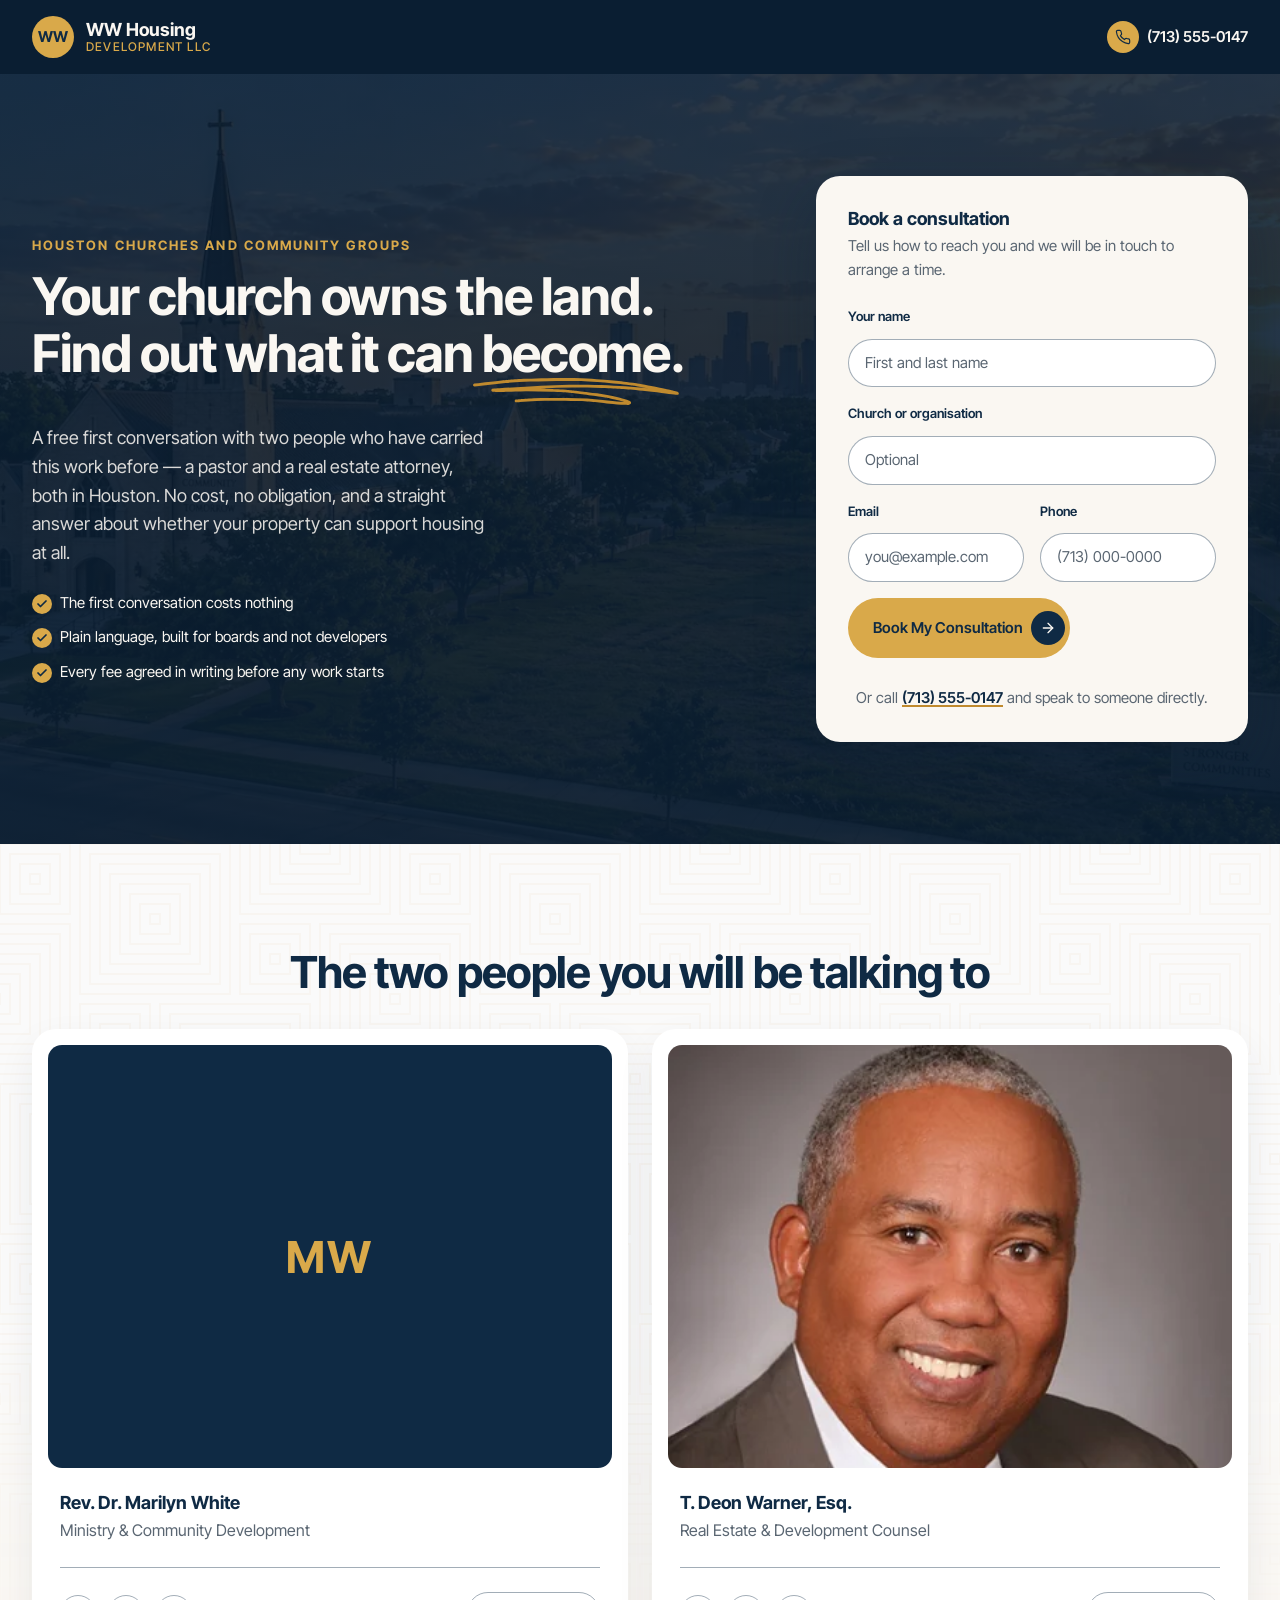
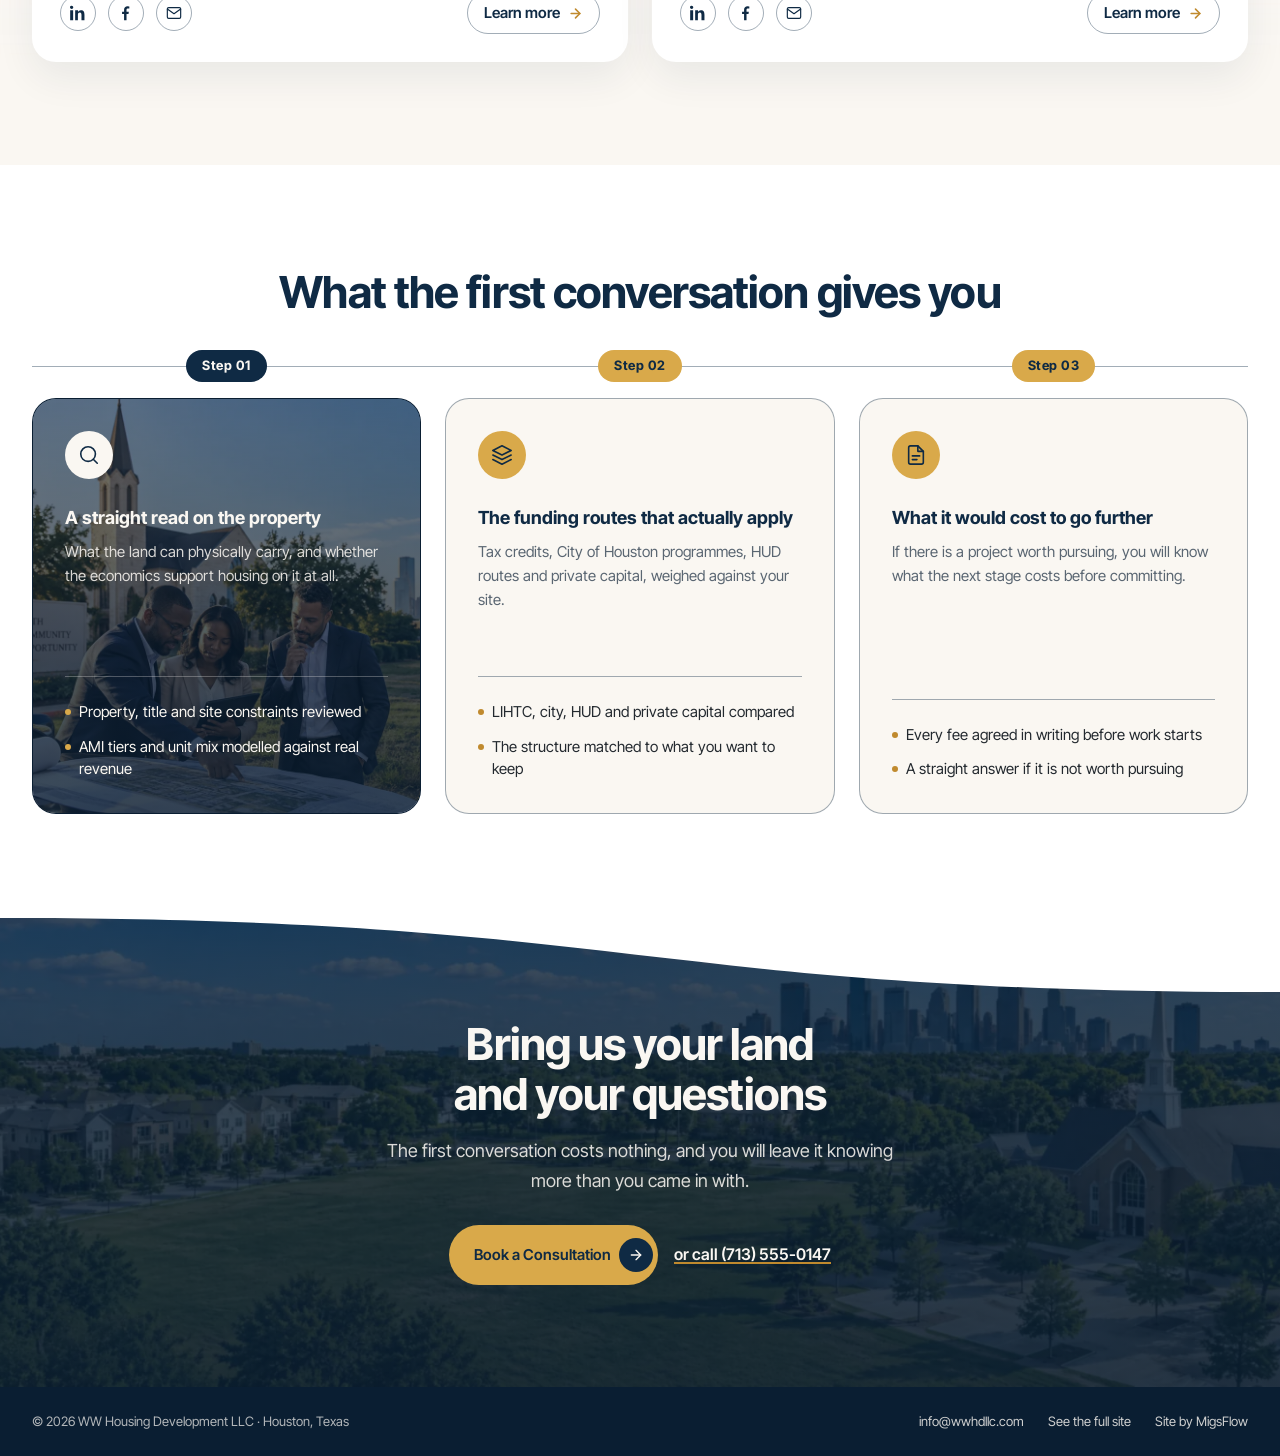
<file: start/index.html>
<!DOCTYPE html>
<html lang="en">
  <head>
    <meta charset="utf-8" />
    <meta name="viewport" content="width=device-width, initial-scale=1" />
    <title>Book a consultation | WW Housing Development LLC</title>
    <meta
      name="description"
      content="A free first conversation about what your church's land could support, with a Houston pastor and a real estate attorney who have carried this work before."
    />

    <!--
      CAMPAIGN LANDING PAGE — not part of the site's navigation.

      Deliberately different from the rest of the site:
        - no navigation, no marquee, no pricing, no map, no social links.
          Every link is a way out, and this page has one job.
        - no splash screen. Someone arriving from a flyer or a QR code should
          see the offer immediately, not a logo animation.
        - one script only, global.js, for the step cards' hover. There is no
        navigation to drive, no accordion and no carousel here, and every
        other block inside it no-ops on a page without them.

      Lives at /start/ so the printed URL is wwhdllc.com/start — short enough
      for a business card, and it stays valid if the page is ever rebuilt.

      Not linked from anywhere on the site, and left out of the sitemap, on
      purpose: it is the destination for outreach, not a page to browse to.
    -->

    <link
      rel="preload"
      href="../fonts/inter-tight-v9-latin-regular.woff2"
      as="font"
      type="font/woff2"
      crossorigin
    />
    <link
      rel="preload"
      href="../fonts/inter-tight-v9-latin-700.woff2"
      as="font"
      type="font/woff2"
      crossorigin
    />

    <link rel="stylesheet" href="../css/global.css" />
    <link rel="stylesheet" href="../css/landing.css" />
  </head>
  <body class="landing">
    <a class="skip-link" href="#book">Skip to the form</a>

    <header class="landing-bar">
      <div class="container landing-bar__inner">
        <span class="brand">
          <span class="brand__mark" aria-hidden="true">WW</span>
          <span class="brand__text">
            <span class="brand__name">WW Housing</span>
            <span class="brand__suffix">Development LLC</span>
          </span>
        </span>

        <a class="landing-bar__call" href="tel:+17135550147">
          <span class="landing-bar__call-icon" aria-hidden="true">
            <svg viewBox="0 0 24 24" fill="none" stroke="currentColor" stroke-width="1.75" stroke-linecap="round" stroke-linejoin="round"><path d="M22 16.92v3a2 2 0 0 1-2.18 2 19.79 19.79 0 0 1-8.63-3.07 19.5 19.5 0 0 1-6-6A19.79 19.79 0 0 1 2.12 4.18 2 2 0 0 1 4.11 2h3a2 2 0 0 1 2 1.72 12.84 12.84 0 0 0 .7 2.81 2 2 0 0 1-.45 2.11L8.09 9.91a16 16 0 0 0 6 6l1.27-1.27a2 2 0 0 1 2.11-.45 12.84 12.84 0 0 0 2.81.7A2 2 0 0 1 22 16.92z" /></svg>
          </span>
          <span class="landing-bar__call-text">(713) 555-0147</span>
        </a>
      </div>
    </header>

    <main id="main">
      <section class="lead" aria-labelledby="lead-title">
        <!-- hero-4 | stand-in -->
        <div class="lead__bg" aria-hidden="true">
          <picture>
            <source media="(min-width: 48em)" srcset="../images/home/hero/hero-4.webp" type="image/webp" />
            <source media="(min-width: 48em)" srcset="../images/home/hero/hero-4.jpg" type="image/jpeg" />
            <source srcset="../images/home/hero/hero-4-m.webp" type="image/webp" />
            <img src="../images/home/hero/hero-4-m.jpg" alt="" width="800" height="1000" decoding="async" fetchpriority="high" />
          </picture>
        </div>

        <div class="container lead__grid">
          <div class="lead__copy">
            <p class="lead__eyebrow">Houston churches and community groups</p>

            <h1 class="lead__title" id="lead-title">
              Your church owns the land. Find out what it can <span class="mark-underline">become</span>.
            </h1>

            <p class="lead__text">
              A free first conversation with two people who have carried this work before &mdash;
              a pastor and a real estate attorney, both in Houston. No cost, no obligation, and a
              straight answer about whether your property can support housing at all.
            </p>

            <ul class="lead__points">
              <li class="check">
                <span class="check__icon" aria-hidden="true"><svg viewBox="0 0 24 24" fill="none" stroke="currentColor" stroke-width="3.5" stroke-linecap="round" stroke-linejoin="round"><polyline points="20 6 9 17 4 12" /></svg></span>
                The first conversation costs nothing
              </li>
              <li class="check">
                <span class="check__icon" aria-hidden="true"><svg viewBox="0 0 24 24" fill="none" stroke="currentColor" stroke-width="3.5" stroke-linecap="round" stroke-linejoin="round"><polyline points="20 6 9 17 4 12" /></svg></span>
                Plain language, built for boards and not developers
              </li>
              <li class="check">
                <span class="check__icon" aria-hidden="true"><svg viewBox="0 0 24 24" fill="none" stroke="currentColor" stroke-width="3.5" stroke-linecap="round" stroke-linejoin="round"><polyline points="20 6 9 17 4 12" /></svg></span>
                Every fee agreed in writing before any work starts
              </li>
            </ul>
          </div>

          <div class="book" id="book">
            <h2 class="book__title">Book a consultation</h2>
            <p class="book__text">Tell us how to reach you and we will be in touch to arrange a time.</p>

            <!--
              TO WIRE: replace YOUR_FORM_ID with the Formspree form id from the
              firm's account (formspree.io -> New Form -> copy the endpoint).
              Until then the form posts nowhere and nothing is captured.

              _subject  labels the notification email.
              _gotcha   is Formspree's honeypot: real people never see it, bots
                        fill it in, and Formspree drops those submissions.
              _next     optionally redirects somewhere of ours after sending;
                        without it Formspree shows its own thank-you page.
            -->
            <form class="form book__form" action="https://formspree.io/f/YOUR_FORM_ID" method="post">
              <input type="hidden" name="_subject" value="Consultation request from wwhdllc.com/start" />
              <input class="visually-hidden" type="text" name="_gotcha" tabindex="-1" autocomplete="off" aria-hidden="true" />

              <div class="field field--wide">
                <label class="field__label" for="book-name">Your name</label>
                <input id="book-name" name="name" type="text" autocomplete="name" placeholder="First and last name" required />
              </div>

              <div class="field field--wide">
                <label class="field__label" for="book-org">Church or organisation</label>
                <input id="book-org" name="organisation" type="text" autocomplete="organization" placeholder="Optional" />
              </div>

              <div class="field">
                <label class="field__label" for="book-email">Email</label>
                <input id="book-email" name="email" type="email" autocomplete="email" placeholder="you@example.com" required />
              </div>

              <div class="field">
                <label class="field__label" for="book-phone">Phone</label>
                <input id="book-phone" name="phone" type="tel" autocomplete="tel" placeholder="(713) 000-0000" required />
              </div>

              <div class="form__actions">
                <button class="btn btn--accent btn--with-badge" type="submit">
                  Book My Consultation
                  <span class="btn__badge" aria-hidden="true">
                    <svg viewBox="0 0 24 24" fill="none" stroke="currentColor" stroke-width="2" stroke-linecap="round" stroke-linejoin="round">
                      <line x1="5" y1="12" x2="19" y2="12" />
                      <polyline points="12 5 19 12 12 19" />
                    </svg>
                  </span>
                </button>
              </div>

              <p class="book__note">Or call <a href="tel:+17135550147">(713) 555-0147</a> and speak to someone directly.</p>
            </form>
          </div>
        </div>
      </section>

      <section class="section people has-texture curve-out" aria-labelledby="people-title">
        <div class="section-texture" aria-hidden="true"></div>

        <div class="container">
          <h2 class="section-heading people__title" id="people-title">The two people you will be talking to</h2>

          <!--
            Rev. Dr. White's portrait has not been supplied yet, so her card
            carries a monogram panel at the same size as the photograph. Swap
            it for a <picture> block matching Mr. Warner's when it arrives.

            The social links are placeholders, the same href="#" the footer
            already uses. Point them at real profiles or delete the list.
          -->
          <ul class="people__list">
            <li class="person">
              <span class="person__photo person__photo--monogram" aria-hidden="true">MW</span>

              <div class="person__body">
                <h3 class="person__name">Rev. Dr. Marilyn White</h3>
                <p class="person__role">Ministry &amp; Community Development</p>

                <div class="person__foot">
                  <ul class="person__social">
                    <li><a class="btn-icon" href="#" aria-label="Rev. Dr. Marilyn White on LinkedIn"><svg viewBox="0 0 24 24" fill="currentColor" aria-hidden="true"><path d="M4.98 3.5A2.5 2.5 0 1 1 2.49 1a2.5 2.5 0 0 1 2.49 2.5zM.25 8.02h4.47V23H.25zm7.5 0h4.28v2.05h.06a4.7 4.7 0 0 1 4.23-2.32c4.52 0 5.36 2.98 5.36 6.85V23h-4.47v-7.5c0-1.79-.03-4.09-2.49-4.09-2.5 0-2.88 1.95-2.88 3.96V23H7.75z" /></svg></a></li>
                    <li><a class="btn-icon" href="#" aria-label="Rev. Dr. Marilyn White on Facebook"><svg viewBox="0 0 24 24" fill="currentColor" aria-hidden="true"><path d="M15.12 5.32H17V2.14A26.11 26.11 0 0 0 14.26 2C11.2 2 9.1 3.85 9.1 7.24v2.7H6.11v3.55H9.1V23h3.68v-9.51h2.99l.45-3.55h-3.44V7.59c0-1.02.28-2.27 1.34-2.27z" /></svg></a></li>
                    <li><a class="btn-icon" href="mailto:info@wwhdllc.com" aria-label="Email Rev. Dr. Marilyn White"><svg viewBox="0 0 24 24" fill="none" stroke="currentColor" stroke-width="1.75" stroke-linecap="round" stroke-linejoin="round" aria-hidden="true"><path d="M4 4h16a2 2 0 0 1 2 2v12a2 2 0 0 1-2 2H4a2 2 0 0 1-2-2V6a2 2 0 0 1 2-2z" /><polyline points="22 6 12 13 2 6" /></svg></a></li>
                  </ul>

                  <a class="person__link" href="../html/about.html#panel-white">
                    Learn more
                    <svg viewBox="0 0 24 24" fill="none" stroke="currentColor" stroke-width="2.5" stroke-linecap="round" stroke-linejoin="round" aria-hidden="true"><line x1="5" y1="12" x2="19" y2="12" /><polyline points="12 5 19 12 12 19" /></svg>
                  </a>
                </div>
              </div>
            </li>

            <li class="person">
              <picture class="person__photo">
                <source srcset="../images/people/deon-warner.webp" type="image/webp" />
                <img src="../images/people/deon-warner.jpg" alt="T. Deon Warner, Esq." width="400" height="400" decoding="async" loading="lazy" />
              </picture>

              <div class="person__body">
                <h3 class="person__name">T. Deon Warner, Esq.</h3>
                <p class="person__role">Real Estate &amp; Development Counsel</p>

                <div class="person__foot">
                  <ul class="person__social">
                    <li><a class="btn-icon" href="#" aria-label="T. Deon Warner on LinkedIn"><svg viewBox="0 0 24 24" fill="currentColor" aria-hidden="true"><path d="M4.98 3.5A2.5 2.5 0 1 1 2.49 1a2.5 2.5 0 0 1 2.49 2.5zM.25 8.02h4.47V23H.25zm7.5 0h4.28v2.05h.06a4.7 4.7 0 0 1 4.23-2.32c4.52 0 5.36 2.98 5.36 6.85V23h-4.47v-7.5c0-1.79-.03-4.09-2.49-4.09-2.5 0-2.88 1.95-2.88 3.96V23H7.75z" /></svg></a></li>
                    <li><a class="btn-icon" href="#" aria-label="T. Deon Warner on Facebook"><svg viewBox="0 0 24 24" fill="currentColor" aria-hidden="true"><path d="M15.12 5.32H17V2.14A26.11 26.11 0 0 0 14.26 2C11.2 2 9.1 3.85 9.1 7.24v2.7H6.11v3.55H9.1V23h3.68v-9.51h2.99l.45-3.55h-3.44V7.59c0-1.02.28-2.27 1.34-2.27z" /></svg></a></li>
                    <li><a class="btn-icon" href="mailto:info@wwhdllc.com" aria-label="Email T. Deon Warner"><svg viewBox="0 0 24 24" fill="none" stroke="currentColor" stroke-width="1.75" stroke-linecap="round" stroke-linejoin="round" aria-hidden="true"><path d="M4 4h16a2 2 0 0 1 2 2v12a2 2 0 0 1-2 2H4a2 2 0 0 1-2-2V6a2 2 0 0 1 2-2z" /><polyline points="22 6 12 13 2 6" /></svg></a></li>
                  </ul>

                  <a class="person__link" href="../html/about.html#panel-deon">
                    Learn more
                    <svg viewBox="0 0 24 24" fill="none" stroke="currentColor" stroke-width="2.5" stroke-linecap="round" stroke-linejoin="round" aria-hidden="true"><line x1="5" y1="12" x2="19" y2="12" /><polyline points="12 5 19 12 12 19" /></svg>
                  </a>
                </div>
              </div>
            </li>
          </ul>
        </div>
      </section>

      <section class="section gives curve-out-white" aria-labelledby="gives-title">
        <div class="container">
          <h2 class="section-heading gives__title" id="gives-title">What the first conversation gives you</h2>

          <!--
            The home page's step cards, reused, hover behaviour and all: the
            activation moved to global.js when this page started using them, so
            one piece of code drives both.
          -->
          <ol class="process__list">
            <li class="process__item is-active" data-process-item>
              <p class="process__step">Step 01</p>

              <article class="process__card">
                <!-- feasibility-vision | stand-in -->
                <div class="process__media" aria-hidden="true">
                  <picture>
                    <source media="(min-width: 48em)" srcset="../images/home/how-it-works/feasibility-vision.webp" type="image/webp" />
                    <source media="(min-width: 48em)" srcset="../images/home/how-it-works/feasibility-vision.jpg" type="image/jpeg" />
                    <source srcset="../images/home/how-it-works/feasibility-vision-m.webp" type="image/webp" />
                    <img src="../images/home/how-it-works/feasibility-vision-m.jpg" alt="" width="640" height="800" decoding="async" loading="lazy" />
                  </picture>
                </div>

                <div class="process__body">
                  <span class="process__icon" aria-hidden="true">
                    <svg viewBox="0 0 24 24" fill="none" stroke="currentColor" stroke-width="1.75" stroke-linecap="round" stroke-linejoin="round"><circle cx="11" cy="11" r="8" /><line x1="21" y1="21" x2="16.65" y2="16.65" /></svg>
                  </span>

                  <h3 class="process__card-title">A straight read on the property</h3>

                  <p class="process__card-text">What the land can physically carry, and whether the economics support housing on it at all.</p>

                  <ul class="process__points">
                  <li>Property, title and site constraints reviewed</li>
                  <li>AMI tiers and unit mix modelled against real revenue</li>
                  </ul>
                </div>
              </article>
            </li>

            <li class="process__item" data-process-item>
              <p class="process__step">Step 02</p>

              <article class="process__card">
                <!-- financing-structure | stand-in -->
                <div class="process__media" aria-hidden="true">
                  <picture>
                    <source media="(min-width: 48em)" srcset="../images/home/how-it-works/financing-structure.webp" type="image/webp" />
                    <source media="(min-width: 48em)" srcset="../images/home/how-it-works/financing-structure.jpg" type="image/jpeg" />
                    <source srcset="../images/home/how-it-works/financing-structure-m.webp" type="image/webp" />
                    <img src="../images/home/how-it-works/financing-structure-m.jpg" alt="" width="640" height="800" decoding="async" loading="lazy" />
                  </picture>
                </div>

                <div class="process__body">
                  <span class="process__icon" aria-hidden="true">
                    <svg viewBox="0 0 24 24" fill="none" stroke="currentColor" stroke-width="1.75" stroke-linecap="round" stroke-linejoin="round"><polygon points="12 2 2 7 12 12 22 7 12 2" /><polyline points="2 17 12 22 22 17" /><polyline points="2 12 12 17 22 12" /></svg>
                  </span>

                  <h3 class="process__card-title">The funding routes that actually apply</h3>

                  <p class="process__card-text">Tax credits, City of Houston programmes, HUD routes and private capital, weighed against your site.</p>

                  <ul class="process__points">
                  <li>LIHTC, city, HUD and private capital compared</li>
                  <li>The structure matched to what you want to keep</li>
                  </ul>
                </div>
              </article>
            </li>

            <li class="process__item" data-process-item>
              <p class="process__step">Step 03</p>

              <article class="process__card">
                <!-- approvals-builds | stand-in -->
                <div class="process__media" aria-hidden="true">
                  <picture>
                    <source media="(min-width: 48em)" srcset="../images/home/how-it-works/approvals-builds.webp" type="image/webp" />
                    <source media="(min-width: 48em)" srcset="../images/home/how-it-works/approvals-builds.jpg" type="image/jpeg" />
                    <source srcset="../images/home/how-it-works/approvals-builds-m.webp" type="image/webp" />
                    <img src="../images/home/how-it-works/approvals-builds-m.jpg" alt="" width="640" height="800" decoding="async" loading="lazy" />
                  </picture>
                </div>

                <div class="process__body">
                  <span class="process__icon" aria-hidden="true">
                    <svg viewBox="0 0 24 24" fill="none" stroke="currentColor" stroke-width="1.75" stroke-linecap="round" stroke-linejoin="round"><path d="M14 2H6a2 2 0 0 0-2 2v16a2 2 0 0 0 2 2h12a2 2 0 0 0 2-2V8z" /><polyline points="14 2 14 8 20 8" /><line x1="8" y1="13" x2="16" y2="13" /><line x1="8" y1="17" x2="13" y2="17" /></svg>
                  </span>

                  <h3 class="process__card-title">What it would cost to go further</h3>

                  <p class="process__card-text">If there is a project worth pursuing, you will know what the next stage costs before committing.</p>

                  <ul class="process__points">
                  <li>Every fee agreed in writing before work starts</li>
                  <li>A straight answer if it is not worth pursuing</li>
                  </ul>
                </div>
              </article>
            </li>
          </ol>
        </div>
      </section>

      <section class="closer" aria-labelledby="closer-title">
        <!-- cta-bg | stand-in, the same photograph the site's own CTA uses -->
        <div class="closer__bg" aria-hidden="true">
          <picture>
            <source media="(min-width: 48em)" srcset="../images/home/cta/cta-bg.webp" type="image/webp" />
            <source media="(min-width: 48em)" srcset="../images/home/cta/cta-bg.jpg" type="image/jpeg" />
            <source srcset="../images/home/cta/cta-bg-m.webp" type="image/webp" />
            <img src="../images/home/cta/cta-bg-m.jpg" alt="" width="800" height="680" decoding="async" loading="lazy" />
          </picture>
        </div>

        <div class="container closer__inner">
          <h2 class="closer__title" id="closer-title">Bring us your land and your questions</h2>

          <p class="closer__text">The first conversation costs nothing, and you will leave it knowing more than you came in with.</p>

          <div class="closer__actions">
            <a class="btn btn--accent btn--with-badge" href="#book">
              Book a Consultation
              <span class="btn__badge" aria-hidden="true">
                <svg viewBox="0 0 24 24" fill="none" stroke="currentColor" stroke-width="2" stroke-linecap="round" stroke-linejoin="round">
                  <line x1="5" y1="12" x2="19" y2="12" />
                  <polyline points="12 5 19 12 12 19" />
                </svg>
              </span>
            </a>

            <a class="closer__call" href="tel:+17135550147">or call (713) 555-0147</a>
          </div>
        </div>
      </section>
    </main>

    <footer class="landing-foot">
      <div class="container landing-foot__inner">
        <p class="landing-foot__copy">&copy; 2026 WW Housing Development LLC &middot; Houston, Texas</p>

        <p class="landing-foot__links">
          <a href="mailto:info@wwhdllc.com">info@wwhdllc.com</a>
          <a href="../index.html">See the full site</a>
          <a href="https://www.migsflow.com" target="_blank" rel="noopener">Site by MigsFlow</a>
        </p>
      </div>
    </footer>

    <script src="../js/global.js" defer></script>
  </body>
</html>
</file>
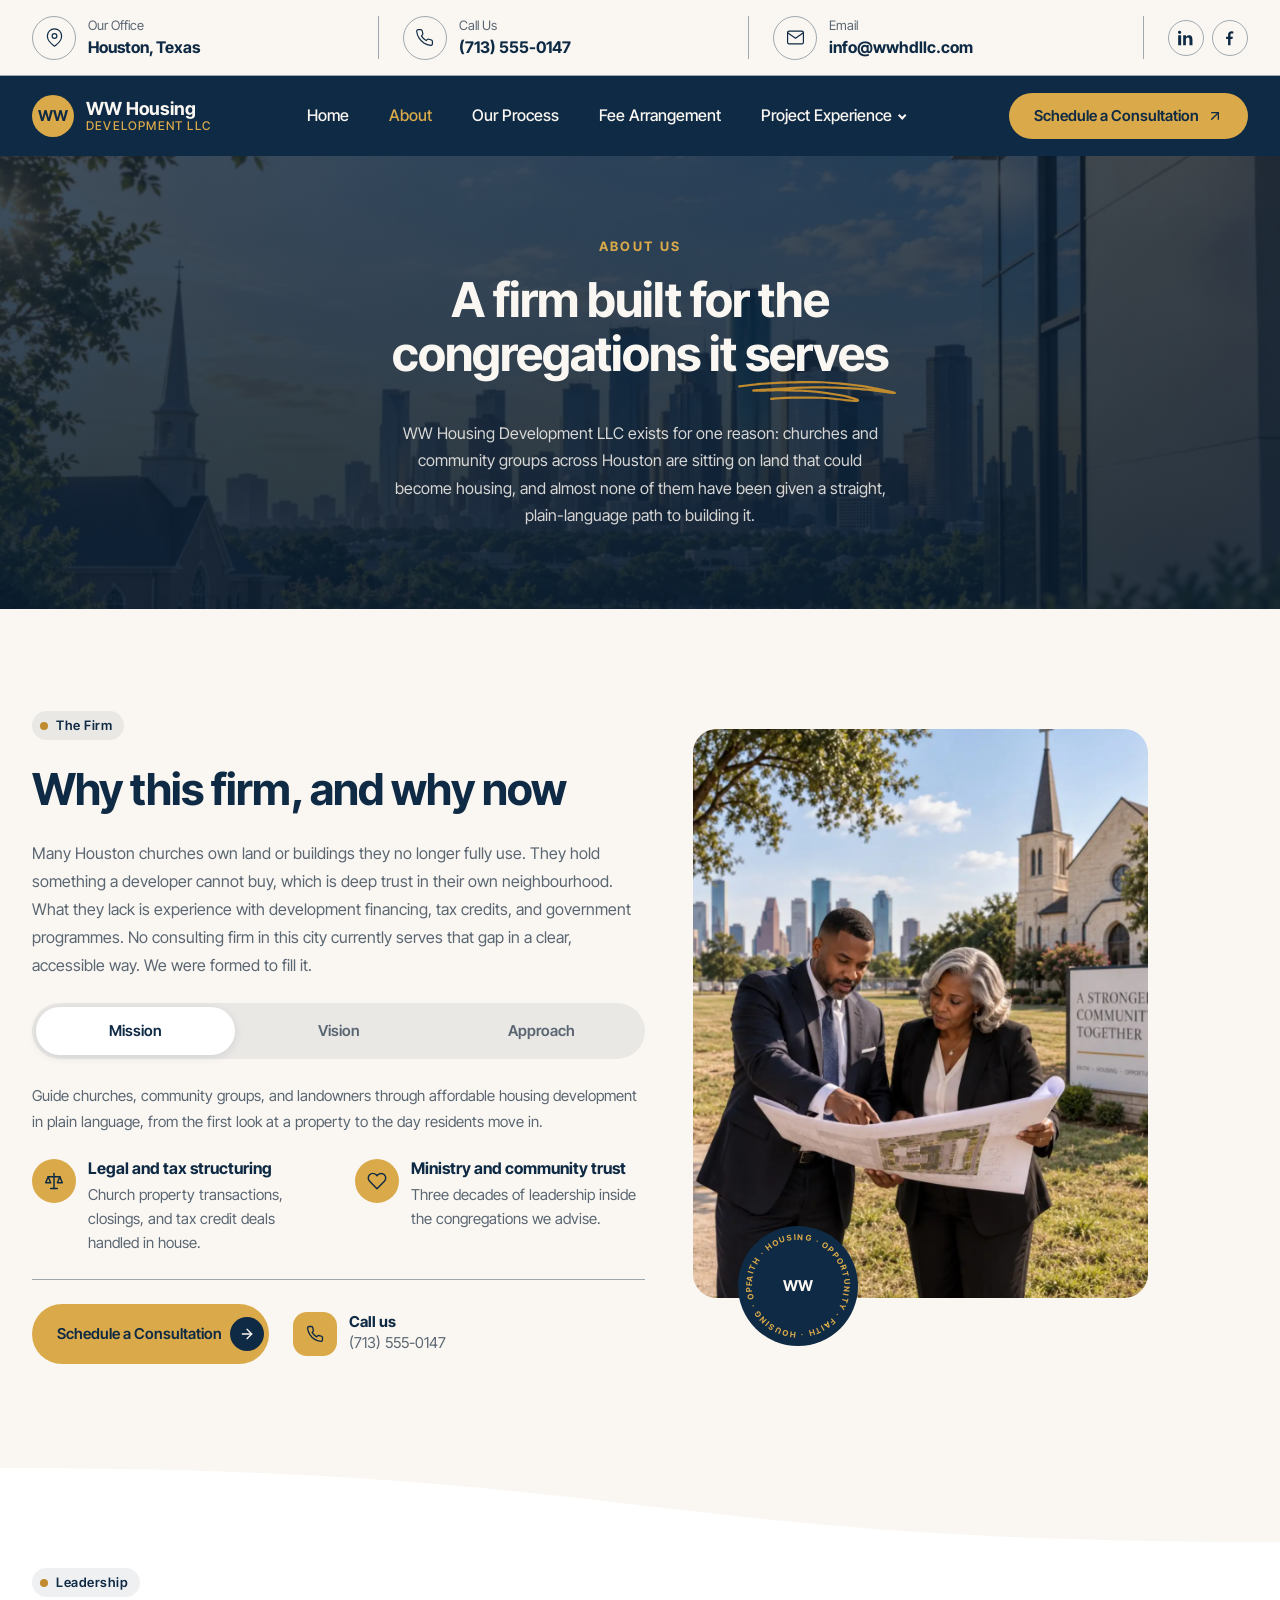
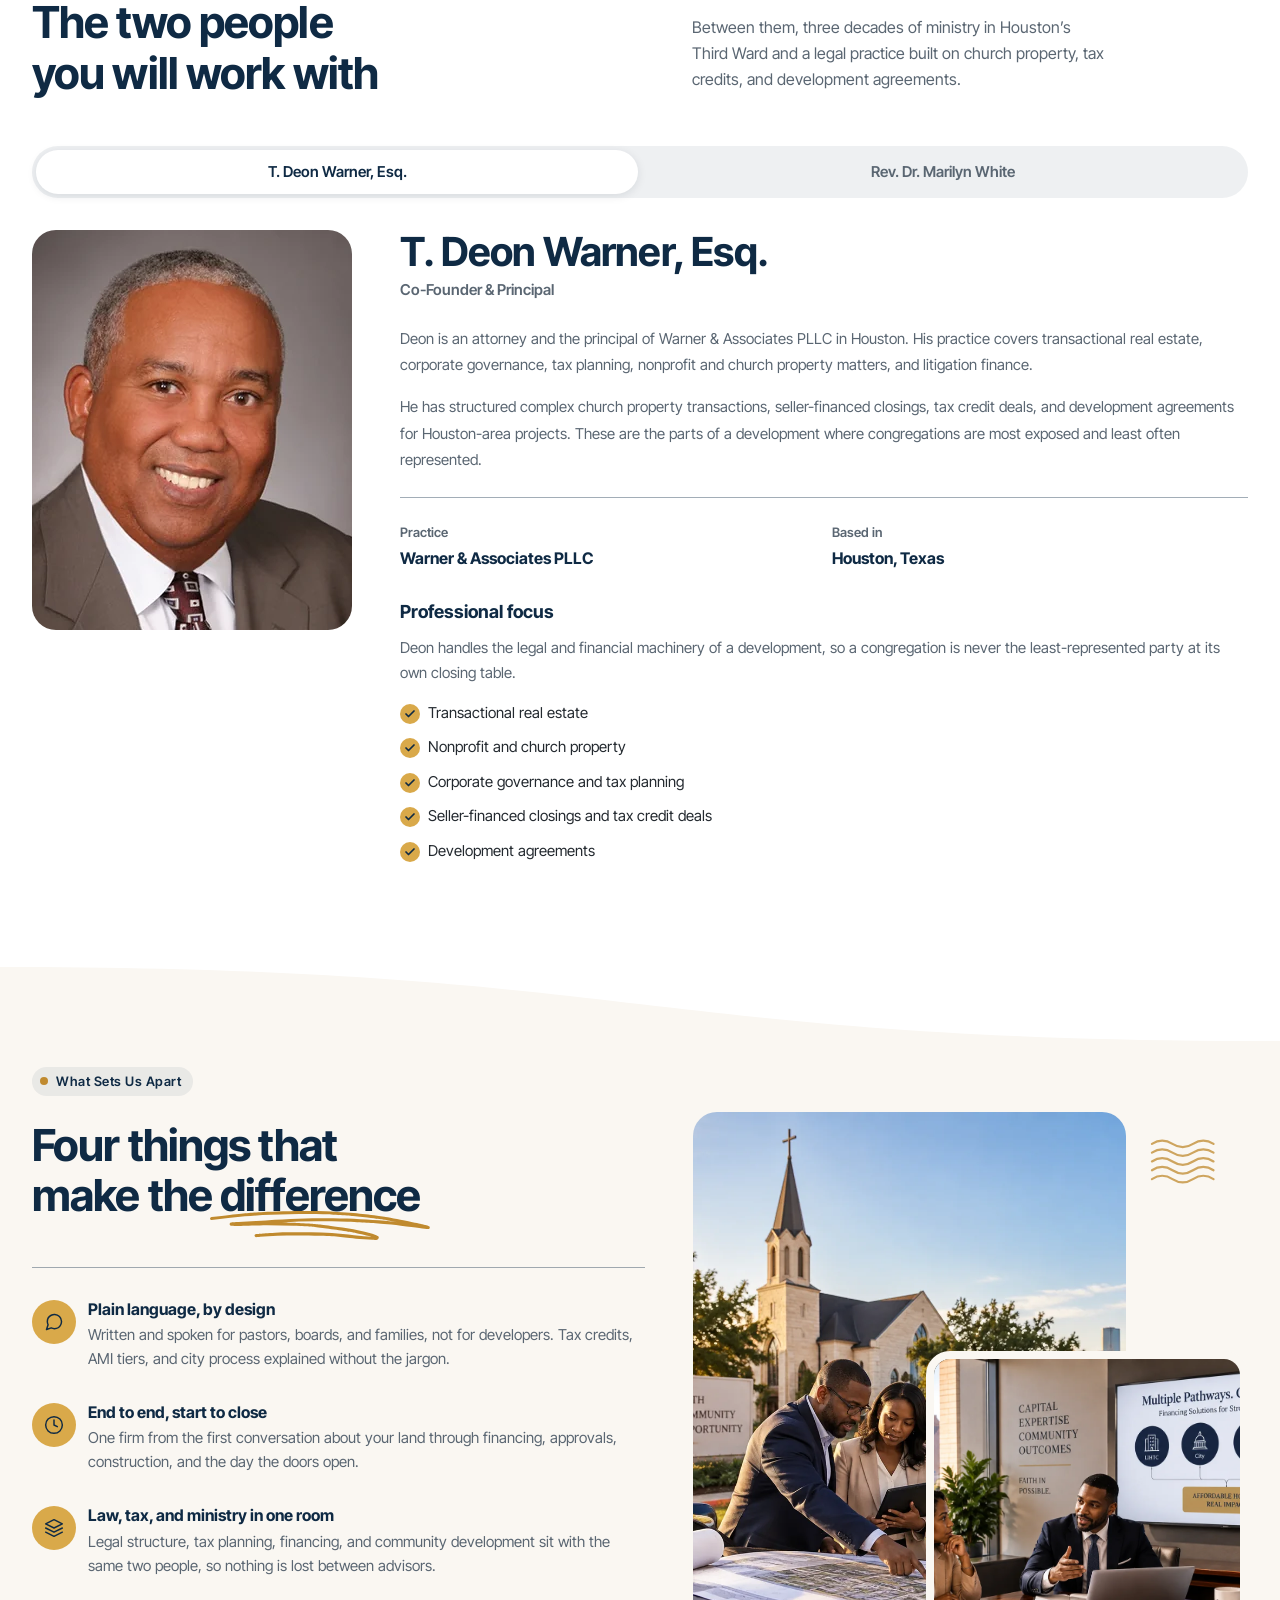
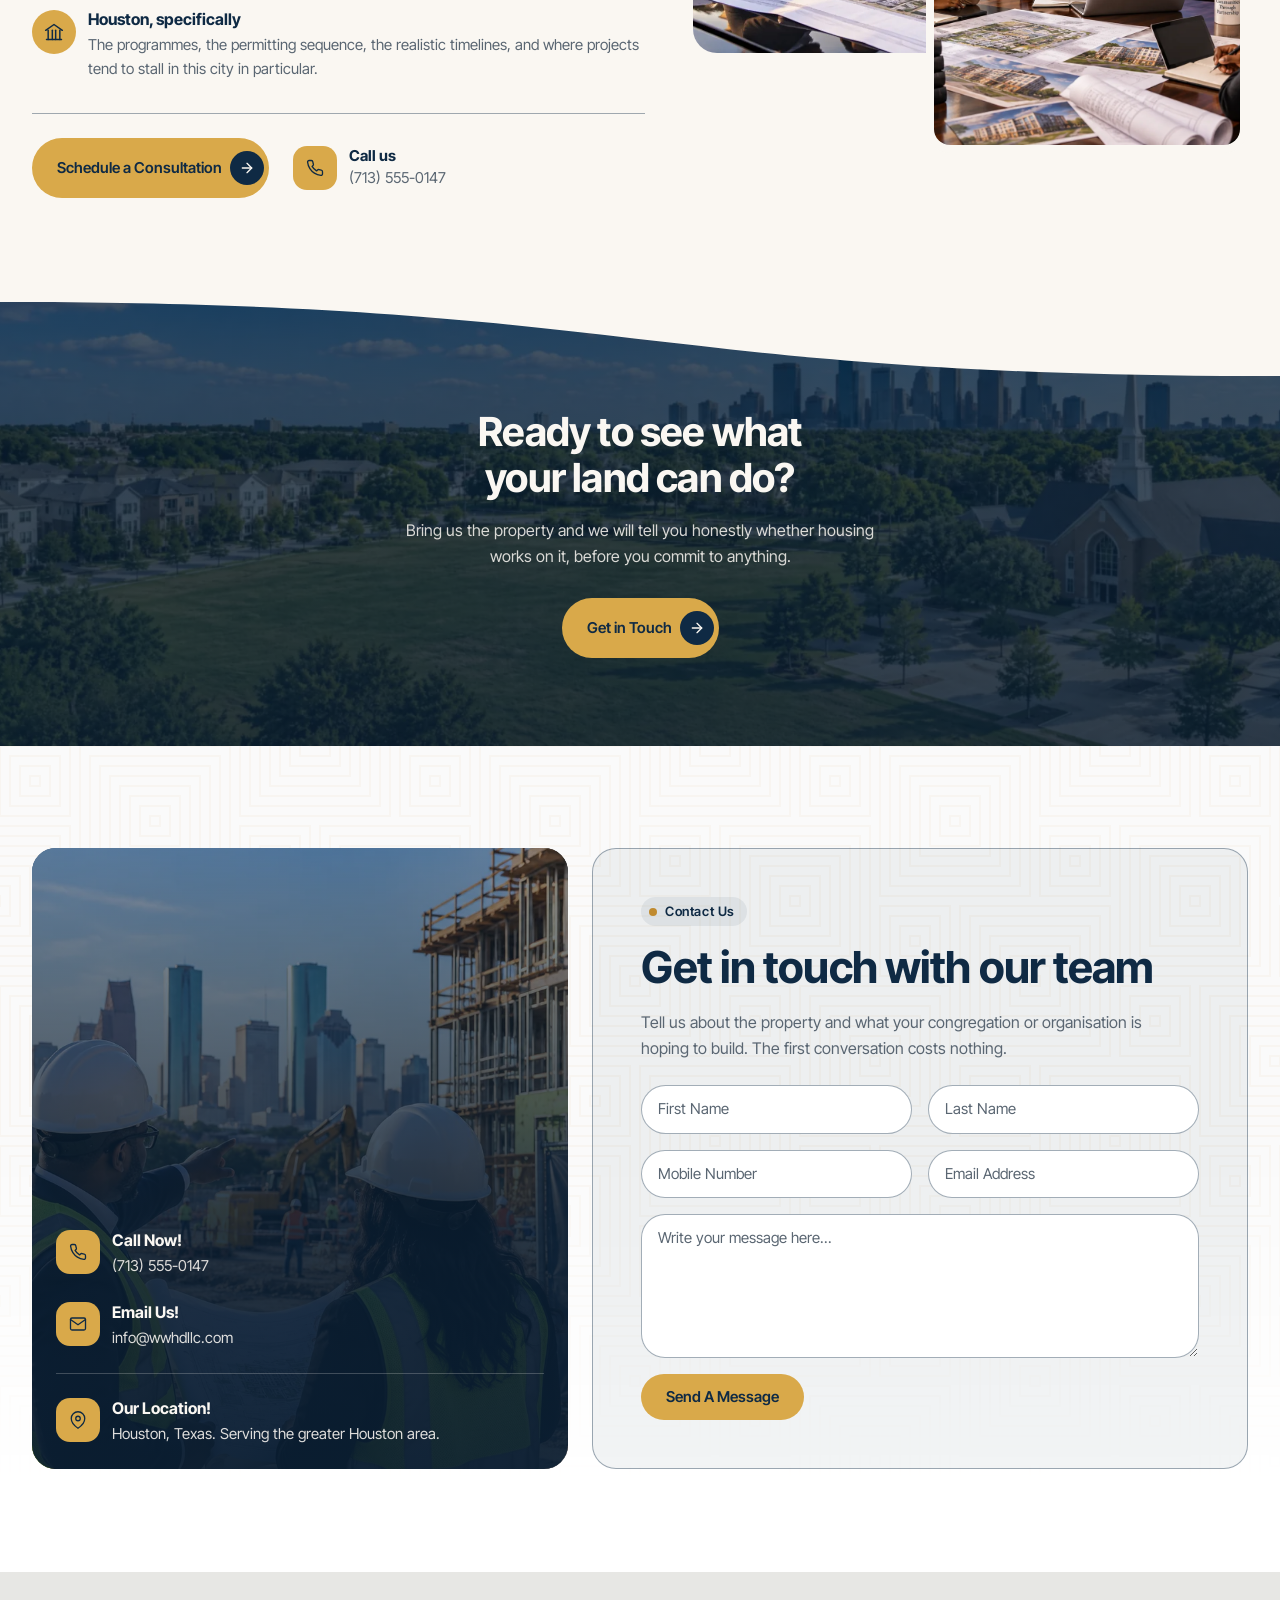
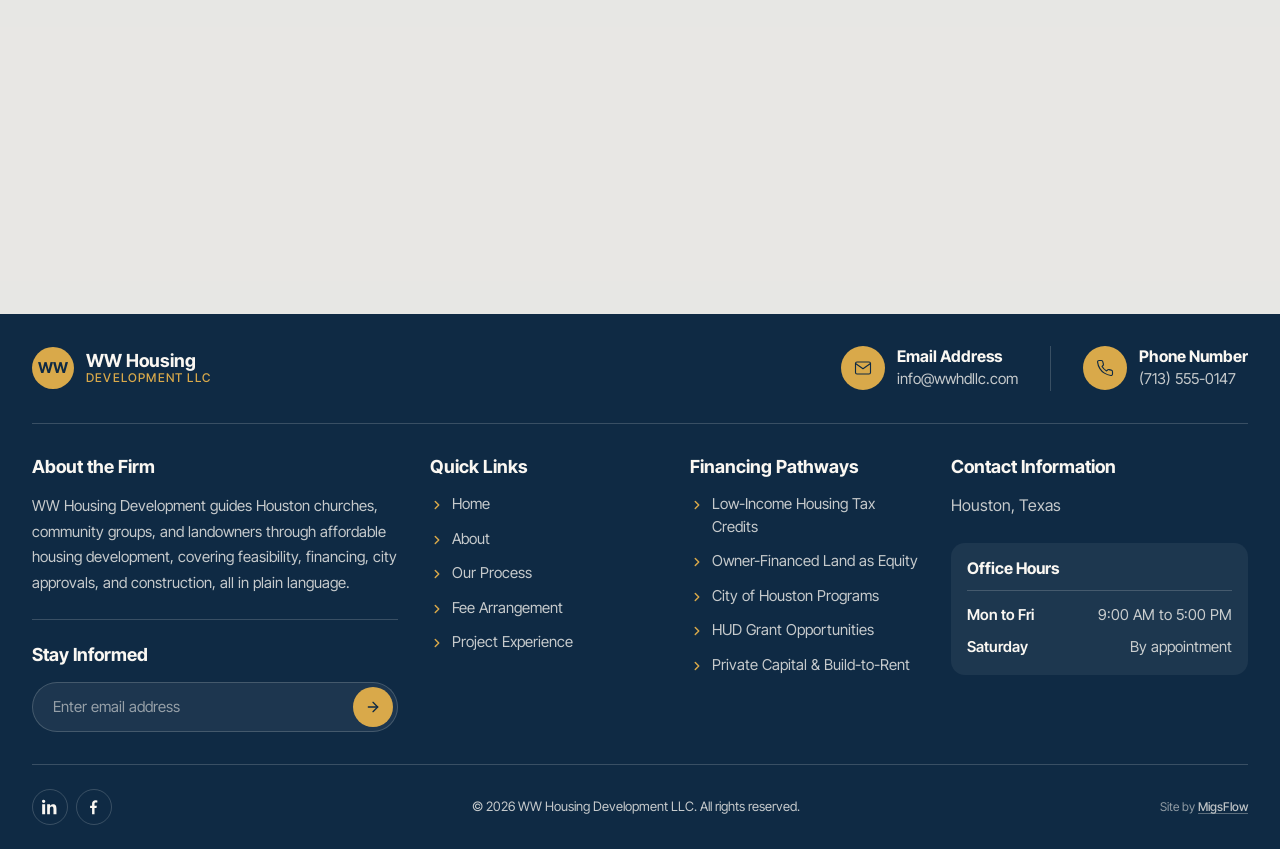
<file: html/about.html>
<!DOCTYPE html>
<html lang="en">
  <head>
    <meta charset="utf-8" />
    <meta name="viewport" content="width=device-width, initial-scale=1" />
    <title>About | WW Housing Development LLC</title>
    <meta
      name="description"
      content="WW Housing Development LLC is a Houston consulting and co-development firm led by attorney T. Deon Warner and Rev. Dr. Marilyn White, guiding churches and community groups through affordable housing development."
    />

    <!-- Not deferred on purpose: this decides whether the splash shows
         before the first paint. See the note at the top of the file. -->
    <script src="../js/splash-init.js"></script>

    <!-- Above-the-fold faces only; revisit once the hero exists and test -->
    <link
      rel="preload"
      href="../fonts/inter-tight-v9-latin-regular.woff2"
      as="font"
      type="font/woff2"
      crossorigin
    />
    <link
      rel="preload"
      href="../fonts/inter-tight-v9-latin-700.woff2"
      as="font"
      type="font/woff2"
      crossorigin
    />

    <link rel="stylesheet" href="../css/global.css" />
    <link rel="stylesheet" href="../css/about.css" />
  </head>
  <body>
    <div class="splash" role="status">
      <p class="visually-hidden">Loading</p>

      <div class="splash__inner">
        <span class="brand brand--splash">
          <span class="brand__mark" aria-hidden="true">WW</span>
          <span class="brand__text">
            <span class="brand__name">WW Housing</span>
            <span class="brand__suffix">Development LLC</span>
          </span>
        </span>

        <span class="splash__progress" aria-hidden="true">
          <span class="splash__progress-fill"></span>
        </span>
      </div>
    </div>

    <a class="skip-link" href="#main">Skip to main content</a>

    <header class="site-header">
      <!-- Utility bar: desktop only -->
      <div class="utility-bar">
        <div class="container utility-bar__inner">
          <ul class="utility-bar__contacts">
            <li class="utility-item">
              <span class="utility-item__icon" aria-hidden="true">
                <svg viewBox="0 0 24 24" fill="none" stroke="currentColor" stroke-width="1.5" stroke-linecap="round" stroke-linejoin="round">
                  <path d="M21 10c0 7-9 13-9 13s-9-6-9-13a9 9 0 0 1 18 0z" />
                  <circle cx="12" cy="10" r="3" />
                </svg>
              </span>
              <span class="utility-item__text">
                <span class="utility-item__label">Our Office</span>
                <span class="utility-item__value">Houston, Texas</span>
              </span>
            </li>

            <li class="utility-item">
              <span class="utility-item__icon" aria-hidden="true">
                <svg viewBox="0 0 24 24" fill="none" stroke="currentColor" stroke-width="1.5" stroke-linecap="round" stroke-linejoin="round">
                  <path d="M22 16.92v3a2 2 0 0 1-2.18 2 19.79 19.79 0 0 1-8.63-3.07 19.5 19.5 0 0 1-6-6A19.79 19.79 0 0 1 2.12 4.18 2 2 0 0 1 4.11 2h3a2 2 0 0 1 2 1.72 12.84 12.84 0 0 0 .7 2.81 2 2 0 0 1-.45 2.11L8.09 9.91a16 16 0 0 0 6 6l1.27-1.27a2 2 0 0 1 2.11-.45 12.84 12.84 0 0 0 2.81.7A2 2 0 0 1 22 16.92z" />
                </svg>
              </span>
              <span class="utility-item__text">
                <span class="utility-item__label">Call Us</span>
                <a class="utility-item__value" href="tel:+17135550147">(713) 555-0147</a>
              </span>
            </li>

            <li class="utility-item">
              <span class="utility-item__icon" aria-hidden="true">
                <svg viewBox="0 0 24 24" fill="none" stroke="currentColor" stroke-width="1.5" stroke-linecap="round" stroke-linejoin="round">
                  <path d="M4 4h16a2 2 0 0 1 2 2v12a2 2 0 0 1-2 2H4a2 2 0 0 1-2-2V6a2 2 0 0 1 2-2z" />
                  <polyline points="22 6 12 13 2 6" />
                </svg>
              </span>
              <span class="utility-item__text">
                <span class="utility-item__label">Email</span>
                <a class="utility-item__value" href="mailto:info@wwhdllc.com">info@wwhdllc.com</a>
              </span>
            </li>
          </ul>

          <ul class="utility-bar__social">
            <li>
              <a class="btn-icon" href="#" aria-label="WW Housing Development on LinkedIn">
                <svg viewBox="0 0 24 24" fill="currentColor" aria-hidden="true">
                  <path d="M4.98 3.5A2.5 2.5 0 1 1 2.49 1a2.5 2.5 0 0 1 2.49 2.5zM.25 8.02h4.47V23H.25zm7.5 0h4.28v2.05h.06a4.7 4.7 0 0 1 4.23-2.32c4.52 0 5.36 2.98 5.36 6.85V23h-4.47v-7.5c0-1.79-.03-4.09-2.49-4.09-2.5 0-2.88 1.95-2.88 3.96V23H7.75z" />
                </svg>
              </a>
            </li>
            <li>
              <a class="btn-icon" href="#" aria-label="WW Housing Development on Facebook">
                <svg viewBox="0 0 24 24" fill="currentColor" aria-hidden="true">
                  <path d="M15.12 5.32H17V2.14A26.11 26.11 0 0 0 14.26 2C11.2 2 9.1 3.85 9.1 7.24v2.7H6.11v3.55H9.1V23h3.68v-9.51h2.99l.45-3.55h-3.44V7.59c0-1.02.28-2.27 1.34-2.27z" />
                </svg>
              </a>
            </li>
          </ul>
        </div>
      </div>

      <!-- Main navigation bar -->
      <div class="nav-bar">
        <div class="container nav-bar__inner">
          <a class="brand" href="../index.html">
            <span class="brand__mark" aria-hidden="true">WW</span>
            <span class="brand__text">
              <span class="brand__name">WW Housing</span>
              <span class="brand__suffix">Development LLC</span>
            </span>
          </a>

          <button
            class="nav-toggle"
            type="button"
            aria-label="Open menu"
            aria-expanded="false"
            aria-controls="primary-nav"
          >
            <span class="nav-toggle__bars" aria-hidden="true">
              <span></span>
              <span></span>
              <span></span>
            </span>
          </button>

          <nav class="primary-nav" id="primary-nav" aria-label="Primary">
            <button class="nav-close" type="button" aria-label="Close menu">
              <svg viewBox="0 0 24 24" fill="none" stroke="currentColor" stroke-width="2" stroke-linecap="round" aria-hidden="true">
                <line x1="18" y1="6" x2="6" y2="18" />
                <line x1="6" y1="6" x2="18" y2="18" />
              </svg>
            </button>

            <ul class="primary-nav__list">
              <li class="primary-nav__item"><a href="../index.html">Home</a></li>
              <li class="primary-nav__item"><a href="about.html" aria-current="page">About</a></li>
              <li class="primary-nav__item"><a href="our-process.html">Our Process</a></li>
              <li class="primary-nav__item"><a href="fee-arrangement.html">Fee Arrangement</a></li>
              <li class="primary-nav__item primary-nav__item--menu" data-nav-menu>
                <span class="primary-nav__row">
                  <a href="project-experience.html">Project Experience</a>

                  <!-- Small screens only: on a pointer device the row opens on hover -->
                  <button class="primary-nav__disclosure" type="button" aria-expanded="false" aria-controls="nav-projects" data-nav-disclosure>
                    <span class="visually-hidden">Show projects</span>
                    <svg viewBox="0 0 24 24" fill="none" stroke="currentColor" stroke-width="2.5" stroke-linecap="round" stroke-linejoin="round" aria-hidden="true"><polyline points="6 9 12 15 18 9" /></svg>
                  </button>
                </span>

                <!--
                  Every entry points at the same page on purpose: there is one
                  worked example of a project detail page, not three.
                -->
                <div class="primary-nav__drawer" id="nav-projects">
                  <ul class="primary-nav__submenu">
                    <li><a href="project-detail.html">Affordable Senior Housing Community</a></li>
                    <li><a href="project-detail.html">Church Property &amp; Tax Credit Transactions</a></li>
                    <li><a href="project-detail.html">Charitable Dental Services Secured</a></li>
                  </ul>
                </div>
              </li>
            </ul>

            <a class="btn btn--accent primary-nav__cta" href="#contact">
              Schedule a Consultation
              <svg class="btn__icon" viewBox="0 0 24 24" fill="none" stroke="currentColor" stroke-width="2" stroke-linecap="round" stroke-linejoin="round" aria-hidden="true">
                <line x1="7" y1="17" x2="17" y2="7" />
                <polyline points="7 7 17 7 17 17" />
              </svg>
            </a>

            <ul class="primary-nav__contact">
              <li>
                <a href="tel:+17135550147">
                  <span class="primary-nav__contact-icon" aria-hidden="true">
                    <svg viewBox="0 0 24 24" fill="none" stroke="currentColor" stroke-width="1.5" stroke-linecap="round" stroke-linejoin="round">
                      <path d="M22 16.92v3a2 2 0 0 1-2.18 2 19.79 19.79 0 0 1-8.63-3.07 19.5 19.5 0 0 1-6-6A19.79 19.79 0 0 1 2.12 4.18 2 2 0 0 1 4.11 2h3a2 2 0 0 1 2 1.72 12.84 12.84 0 0 0 .7 2.81 2 2 0 0 1-.45 2.11L8.09 9.91a16 16 0 0 0 6 6l1.27-1.27a2 2 0 0 1 2.11-.45 12.84 12.84 0 0 0 2.81.7A2 2 0 0 1 22 16.92z" />
                    </svg>
                  </span>
                  <span class="primary-nav__contact-text">
                    <span class="primary-nav__contact-label">Call Us</span>
                    <span class="primary-nav__contact-value">(713) 555-0147</span>
                  </span>
                </a>
              </li>

              <li>
                <a href="mailto:info@wwhdllc.com">
                  <span class="primary-nav__contact-icon" aria-hidden="true">
                    <svg viewBox="0 0 24 24" fill="none" stroke="currentColor" stroke-width="1.5" stroke-linecap="round" stroke-linejoin="round">
                      <path d="M4 4h16a2 2 0 0 1 2 2v12a2 2 0 0 1-2 2H4a2 2 0 0 1-2-2V6a2 2 0 0 1 2-2z" />
                      <polyline points="22 6 12 13 2 6" />
                    </svg>
                  </span>
                  <span class="primary-nav__contact-text">
                    <span class="primary-nav__contact-label">Email</span>
                    <span class="primary-nav__contact-value">info@wwhdllc.com</span>
                  </span>
                </a>
              </li>
            </ul>
          </nav>
        </div>
      </div>

      <div class="nav-overlay"></div>
    </header>

    <main id="main">
      <section class="page-hero" aria-labelledby="about-hero-title">
        <!--
          images/about/
            about-hero.webp + .jpg     1600x900 (desktop, min-width 48em)
            about-hero-m.webp + .jpg    800x800 (mobile)
        -->
        <div class="page-hero__bg" aria-hidden="true">
          <picture>
            <source media="(min-width: 48em)" srcset="../images/about/about-hero.webp" type="image/webp" />
            <source media="(min-width: 48em)" srcset="../images/about/about-hero.jpg" type="image/jpeg" />
            <source srcset="../images/about/about-hero-m.webp" type="image/webp" />
            <img src="../images/about/about-hero-m.jpg" alt="" width="800" height="800" decoding="async" fetchpriority="high" />
          </picture>
        </div>

        <div class="container page-hero__inner">
          <p class="page-hero__eyebrow">About Us</p>

          <h1 class="page-hero__title">
            A firm built for the congregations it <span class="mark-underline">serves</span>
          </h1>

          <p class="page-hero__text">
            WW Housing Development LLC exists for one reason: churches and community groups
            across Houston are sitting on land that could become housing, and almost none of
            them have been given a straight, plain-language path to building it.
          </p>
        </div>
      </section>

      <section class="section firm curve-out" aria-labelledby="firm-heading">
        <div class="container firm__inner">
          <div class="firm__body">
            <p class="section-badge">
              <span class="section-badge__dot" aria-hidden="true"></span>
              The Firm
            </p>

            <h2 class="section-heading" id="firm-heading">Why this firm, and why now</h2>

            <p class="firm__prose">
              Many Houston churches own land or buildings they no longer fully use. They hold something a developer cannot buy, which is deep trust in their own neighbourhood. What they lack is experience with development financing, tax credits, and government programmes. No consulting firm in this city currently serves that gap in a clear,
              accessible way. We were formed to fill it.
            </p>

            <div class="tabs" role="tablist" aria-label="Mission, vision, and approach" data-tabs>
                <button
                  class="tabs__btn"
                  type="button"
                  role="tab"
                  id="tab-mission"
                  aria-controls="panel-mission"
                  aria-selected="true"
                  tabindex="0"
                >
                  Mission
                </button>
                <button
                  class="tabs__btn"
                  type="button"
                  role="tab"
                  id="tab-vision"
                  aria-controls="panel-vision"
                  aria-selected="false"
                  tabindex="-1"
                >
                  Vision
                </button>
                <button
                  class="tabs__btn"
                  type="button"
                  role="tab"
                  id="tab-approach"
                  aria-controls="panel-approach"
                  aria-selected="false"
                  tabindex="-1"
                >
                  Approach
                </button>
            </div>

              <p class="firm__panel" id="panel-mission" role="tabpanel" aria-labelledby="tab-mission">
                Guide churches, community groups, and landowners through affordable housing development in plain language, from the first look at a property to the day residents move in.
              </p>

              <p class="firm__panel" id="panel-vision" role="tabpanel" aria-labelledby="tab-vision" hidden>
                Houston congregations using land they already own to create housing their own neighbourhoods can afford, without handing control of the outcome to an outside developer.
              </p>

              <p class="firm__panel" id="panel-approach" role="tabpanel" aria-labelledby="tab-approach" hidden>
                Consulting and navigation as standard, with co-development where it fits, so clients keep an advocate who has a direct stake in how the project turns out.
              </p>

            <ul class="firm__features">
              <li class="feature">
                <span class="feature__icon" aria-hidden="true">
                  <svg viewBox="0 0 24 24" fill="none" stroke="currentColor" stroke-width="1.75" stroke-linecap="round" stroke-linejoin="round"><path d="M12 3v18" /><path d="M5 7h14" /><path d="M5 7 2 14h6L5 7z" /><path d="M19 7l-3 7h6l-3-7z" /><path d="M8 21h8" /></svg>
                </span>
                <div class="feature__body">
                  <h3 class="feature__title">Legal and tax structuring</h3>
                  <p class="feature__text">
                    Church property transactions, closings, and tax credit deals handled in house.
                  </p>
                </div>
              </li>

              <li class="feature">
                <span class="feature__icon" aria-hidden="true">
                  <svg viewBox="0 0 24 24" fill="none" stroke="currentColor" stroke-width="1.75" stroke-linecap="round" stroke-linejoin="round"><path d="M20.84 4.61a5.5 5.5 0 0 0-7.78 0L12 5.67l-1.06-1.06a5.5 5.5 0 0 0-7.78 7.78l8.84 8.84 8.84-8.84a5.5 5.5 0 0 0 0-7.78z" /></svg>
                </span>
                <div class="feature__body">
                  <h3 class="feature__title">Ministry and community trust</h3>
                  <p class="feature__text">
                    Three decades of leadership inside the congregations we advise.
                  </p>
                </div>
              </li>
            </ul>

            <div class="firm__cta">
              <a class="btn btn--accent btn--with-badge" href="#contact">
                Schedule a Consultation
                <span class="btn__badge" aria-hidden="true">
                  <svg viewBox="0 0 24 24" fill="none" stroke="currentColor" stroke-width="2" stroke-linecap="round" stroke-linejoin="round">
                    <line x1="5" y1="12" x2="19" y2="12" />
                    <polyline points="12 5 19 12 12 19" />
                  </svg>
                </span>
              </a>

              <a class="firm__call" href="tel:+17135550147">
                <span class="firm__call-icon" aria-hidden="true">
                  <svg viewBox="0 0 24 24" fill="none" stroke="currentColor" stroke-width="1.75" stroke-linecap="round" stroke-linejoin="round"><path d="M22 16.92v3a2 2 0 0 1-2.18 2 19.79 19.79 0 0 1-8.63-3.07 19.5 19.5 0 0 1-6-6A19.79 19.79 0 0 1 2.12 4.18 2 2 0 0 1 4.11 2h3a2 2 0 0 1 2 1.72 12.84 12.84 0 0 0 .7 2.81 2 2 0 0 1-.45 2.11L8.09 9.91a16 16 0 0 0 6 6l1.27-1.27a2 2 0 0 1 2.11-.45 12.84 12.84 0 0 0 2.81.7A2 2 0 0 1 22 16.92z" /></svg>
                </span>
                <span>
                  <span class="firm__call-label">Call us</span>
                  <span class="firm__call-value">(713) 555-0147</span>
                </span>
              </a>
            </div>
          </div>

          <div class="firm__visual">
            <picture class="firm__photo">
              <source media="(min-width: 48em)" srcset="../images/home/about/about-firm.webp" type="image/webp" />
              <source media="(min-width: 48em)" srcset="../images/home/about/about-firm.jpg" type="image/jpeg" />
              <source srcset="../images/home/about/about-firm-m.webp" type="image/webp" />
              <img
                src="../images/home/about/about-firm-m.jpg"
                alt="T. Deon Warner and Rev. Marilyn White reviewing a Houston church property"
                width="720"
                height="900"
                decoding="async"
                loading="lazy"
              />
            </picture>

            <!-- <div class="firm__stat">
              <span class="firm__stat-figure">$33M</span>
              <span class="firm__stat-label">
                Affordable senior housing community developed under our principals&rsquo;
                leadership.
              </span>
              <span class="firm__stat-note">Delivered in Houston</span>
            </div> -->

            <div class="firm__badge">
              <svg class="firm__badge-ring" viewBox="0 0 120 120" aria-hidden="true" focusable="false">
                <defs>
                  <path
                    id="firm-badge-curve"
                    d="M60 60 m-46 0 a46 46 0 1 1 92 0 a46 46 0 1 1 -92 0"
                    fill="none"
                  />
                </defs>
                <text>
                  <textPath href="#firm-badge-curve">
                    Faith &middot; Housing &middot; Opportunity &middot; Faith &middot; Housing &middot; Opportunity &middot;
                  </textPath>
                </text>
              </svg>

              <span class="firm__badge-mark" aria-hidden="true">WW</span>
            </div>
          </div>
        </div>
      </section>

      <section class="section leadership curve-out" aria-labelledby="leadership-heading">
        <div class="container">
          <header class="section-header section-header--split">
            <div>
              <p class="section-badge">
                <span class="section-badge__dot" aria-hidden="true"></span>
                Leadership
              </p>

              <h2 class="section-heading" id="leadership-heading">The two people you will work with</h2>
            </div>

            <p class="section-intro">
              Between them, three decades of ministry in Houston&rsquo;s Third Ward and a legal
              practice built on church property, tax credits, and development agreements.
            </p>
          </header>

          <div class="tabs people__tabs" role="tablist" aria-label="Choose a principal" data-tabs>
            <button
              class="tabs__btn"
              type="button"
              role="tab"
              id="tab-deon"
              aria-controls="panel-deon"
              aria-selected="true"
              tabindex="0"
            >
              T. Deon Warner, Esq.
            </button>

            <button
              class="tabs__btn"
              type="button"
              role="tab"
              id="tab-white"
              aria-controls="panel-white"
              aria-selected="false"
              tabindex="-1"
            >
              Rev. Dr. Marilyn White
            </button>
          </div>

            <article class="bio" id="panel-deon" role="tabpanel" aria-labelledby="tab-deon" tabindex="0">
              <div class="bio__media">
                <picture class="bio__photo">
                  <source srcset="../images/people/deon-warner.webp" type="image/webp" />
                  <img src="../images/people/deon-warner.jpg" alt="T. Deon Warner, Esq." width="400" height="400" decoding="async" loading="lazy" />
                </picture>
              </div>

              <div class="bio__body">
                <h3 class="bio__name">T. Deon Warner, Esq.</h3>
                <p class="bio__role">Co-Founder &amp; Principal</p>

                <div class="bio__prose">
                  <p>
                    Deon is an attorney and the principal of Warner &amp; Associates PLLC in
                    Houston. His practice covers transactional real estate, corporate governance,
                    tax planning, nonprofit and church property matters, and litigation finance.
                  </p>
                  <p>
                    He has structured complex church property transactions, seller-financed
                    closings, tax credit deals, and development agreements for Houston-area projects. These are the parts of a development where congregations are most exposed and least often represented.
                  </p>
                </div>

                <dl class="bio__facts">
                  <div>
                    <dt>Practice</dt>
                    <dd>Warner &amp; Associates PLLC</dd>
                  </div>
                  <div>
                    <dt>Based in</dt>
                    <dd>Houston, Texas</dd>
                  </div>
                </dl>

                <div class="bio__block">
                  <h4>Professional focus</h4>
                  <p>
                    Deon handles the legal and financial machinery of a development, so a
                    congregation is never the least-represented party at its own closing table.
                  </p>
                  <ul class="bio__checks">
                      <li class="check">
                        <span class="check__icon" aria-hidden="true"><svg viewBox="0 0 24 24" fill="none" stroke="currentColor" stroke-width="3.5" stroke-linecap="round" stroke-linejoin="round"><polyline points="20 6 9 17 4 12" /></svg></span>
                        Transactional real estate
                      </li>
                      <li class="check">
                        <span class="check__icon" aria-hidden="true"><svg viewBox="0 0 24 24" fill="none" stroke="currentColor" stroke-width="3.5" stroke-linecap="round" stroke-linejoin="round"><polyline points="20 6 9 17 4 12" /></svg></span>
                        Nonprofit and church property
                      </li>
                      <li class="check">
                        <span class="check__icon" aria-hidden="true"><svg viewBox="0 0 24 24" fill="none" stroke="currentColor" stroke-width="3.5" stroke-linecap="round" stroke-linejoin="round"><polyline points="20 6 9 17 4 12" /></svg></span>
                        Corporate governance and tax planning
                      </li>
                      <li class="check">
                        <span class="check__icon" aria-hidden="true"><svg viewBox="0 0 24 24" fill="none" stroke="currentColor" stroke-width="3.5" stroke-linecap="round" stroke-linejoin="round"><polyline points="20 6 9 17 4 12" /></svg></span>
                        Seller-financed closings and tax credit deals
                      </li>
                      <li class="check">
                        <span class="check__icon" aria-hidden="true"><svg viewBox="0 0 24 24" fill="none" stroke="currentColor" stroke-width="3.5" stroke-linecap="round" stroke-linejoin="round"><polyline points="20 6 9 17 4 12" /></svg></span>
                        Development agreements
                      </li>
                  </ul>
                </div>
              </div>
            </article>

            <article class="bio" id="panel-white" role="tabpanel" aria-labelledby="tab-white" tabindex="0" hidden>
              <div class="bio__media">
                <picture class="bio__photo">
                  <source srcset="../images/people/marilyn-white.webp" type="image/webp" />
                  <img src="../images/people/marilyn-white.jpg" alt="Rev. Dr. Marilyn White" width="400" height="400" decoding="async" loading="lazy" />
                </picture>
              </div>

              <div class="bio__body">
                <h3 class="bio__name">Rev. Dr. Marilyn White</h3>
                <p class="bio__role">Co-Founder &amp; Principal</p>

                <div class="bio__prose">
                  <p>
                    Rev. Dr. Marilyn White is a community advocate and nonprofit executive with
                    more than three decades of leadership across the corporate, nonprofit, and
                    faith-based sectors. Before answering the call to ministry, she spent
                    twenty-two years as an executive underwriter in commercial insurance, where
                    she built her expertise in business management, strategic planning, risk
                    analysis, and organisational leadership.
                  </p>
                  <p>
                    Today she serves as Senior Pastor of St. James United Methodist Church in
                    Houston&rsquo;s historic Third Ward, while continuing to lead initiatives that
                    strengthen communities through partnership and advocacy. She is widely
                    recognised for turning vision into action, securing more than
                    $1&nbsp;million in charitable dental services for underserved residents, and
                    providing leadership for the development of a $33&nbsp;million affordable
                    senior housing community.
                  </p>
                  <p>
                    She is a retired Elder in Full Connection in the United Methodist Church, and
                    her work reflects a philosophy that pairs compassionate service with sound
                    organisational strategy and measurable community impact.
                  </p>
                </div>

                <dl class="bio__facts">
                  <div>
                    <dt>Ministry</dt>
                    <dd>St. James United Methodist Church</dd>
                  </div>
                  <div>
                    <dt>Based in</dt>
                    <dd>Third Ward, Houston</dd>
                  </div>
                </dl>

                <div class="bio__block">
                  <h4>Recognition</h4>
                  <ul class="bio__checks">
                      <li class="check">
                        <span class="check__icon" aria-hidden="true"><svg viewBox="0 0 24 24" fill="none" stroke="currentColor" stroke-width="3.5" stroke-linecap="round" stroke-linejoin="round"><polyline points="20 6 9 17 4 12" /></svg></span>
                        2025 Global Lifetime Legacy Award
                      </li>
                      <li class="check">
                        <span class="check__icon" aria-hidden="true"><svg viewBox="0 0 24 24" fill="none" stroke="currentColor" stroke-width="3.5" stroke-linecap="round" stroke-linejoin="round"><polyline points="20 6 9 17 4 12" /></svg></span>
                        2025 Community Advocate Award, Association of Black Social Workers
                      </li>
                      <li class="check">
                        <span class="check__icon" aria-hidden="true"><svg viewBox="0 0 24 24" fill="none" stroke="currentColor" stroke-width="3.5" stroke-linecap="round" stroke-linejoin="round"><polyline points="20 6 9 17 4 12" /></svg></span>
                        2021 Community Advocate Award, Association of Black Social Workers
                      </li>
                  </ul>
                </div>

                <div class="bio__block">
                  <h4>Education</h4>
                  <ul class="bio__checks">
                      <li class="check">
                        <span class="check__icon" aria-hidden="true"><svg viewBox="0 0 24 24" fill="none" stroke="currentColor" stroke-width="3.5" stroke-linecap="round" stroke-linejoin="round"><polyline points="20 6 9 17 4 12" /></svg></span>
                        Honorary Doctorate, Vineyard Seminary
                      </li>
                      <li class="check">
                        <span class="check__icon" aria-hidden="true"><svg viewBox="0 0 24 24" fill="none" stroke="currentColor" stroke-width="3.5" stroke-linecap="round" stroke-linejoin="round"><polyline points="20 6 9 17 4 12" /></svg></span>
                        Master of Divinity, Perkins School of Theology, SMU
                      </li>
                      <li class="check">
                        <span class="check__icon" aria-hidden="true"><svg viewBox="0 0 24 24" fill="none" stroke="currentColor" stroke-width="3.5" stroke-linecap="round" stroke-linejoin="round"><polyline points="20 6 9 17 4 12" /></svg></span>
                        Bachelor of Business Management, LeTourneau University
                      </li>
                  </ul>
                </div>
              </div>
            </article>
        </div>
      </section>

      <section class="section apart curve-out" aria-labelledby="apart-heading">
        <div class="container apart__inner">
          <div class="apart__body">
            <p class="section-badge">
              <span class="section-badge__dot" aria-hidden="true"></span>
              What Sets Us Apart
            </p>

            <h2 class="section-heading" id="apart-heading">
              Four things that make the <span class="mark-underline">difference</span>
            </h2>

            <ul class="apart__list">
            <li class="feature">
              <span class="feature__icon" aria-hidden="true">
                <svg viewBox="0 0 24 24" fill="none" stroke="currentColor" stroke-width="1.75" stroke-linecap="round" stroke-linejoin="round"><path d="M21 11.5a8.38 8.38 0 0 1-.9 3.8 8.5 8.5 0 0 1-7.6 4.7 8.38 8.38 0 0 1-3.8-.9L3 21l1.9-5.7a8.38 8.38 0 0 1-.9-3.8 8.5 8.5 0 0 1 4.7-7.6 8.38 8.38 0 0 1 3.8-.9h.5a8.48 8.48 0 0 1 8 8v.5z" /></svg>
              </span>
              <div class="feature__body">
                <h3 class="feature__title">Plain language, by design</h3>
                <p class="feature__text">Written and spoken for pastors, boards, and families, not for developers. Tax credits, AMI tiers, and city process explained without the jargon.</p>
              </div>
            </li>

            <li class="feature">
              <span class="feature__icon" aria-hidden="true">
                <svg viewBox="0 0 24 24" fill="none" stroke="currentColor" stroke-width="1.75" stroke-linecap="round" stroke-linejoin="round"><circle cx="12" cy="12" r="10" /><polyline points="12 6 12 12 16 14" /></svg>
              </span>
              <div class="feature__body">
                <h3 class="feature__title">End to end, start to close</h3>
                <p class="feature__text">One firm from the first conversation about your land through financing, approvals, construction, and the day the doors open.</p>
              </div>
            </li>

            <li class="feature">
              <span class="feature__icon" aria-hidden="true">
                <svg viewBox="0 0 24 24" fill="none" stroke="currentColor" stroke-width="1.75" stroke-linecap="round" stroke-linejoin="round"><path d="M12 2 2 7l10 5 10-5-10-5z" /><path d="M2 17l10 5 10-5" /><path d="M2 12l10 5 10-5" /></svg>
              </span>
              <div class="feature__body">
                <h3 class="feature__title">Law, tax, and ministry in one room</h3>
                <p class="feature__text">Legal structure, tax planning, financing, and community development sit with the same two people, so nothing is lost between advisors.</p>
              </div>
            </li>

            <li class="feature">
              <span class="feature__icon" aria-hidden="true">
                <svg viewBox="0 0 24 24" fill="none" stroke="currentColor" stroke-width="1.75" stroke-linecap="round" stroke-linejoin="round"><line x1="3" y1="21" x2="21" y2="21" /><line x1="5" y1="21" x2="5" y2="10" /><line x1="19" y1="21" x2="19" y2="10" /><line x1="10" y1="21" x2="10" y2="10" /><line x1="14" y1="21" x2="14" y2="10" /><polyline points="2 10 12 3 22 10" /></svg>
              </span>
              <div class="feature__body">
                <h3 class="feature__title">Houston, specifically</h3>
                <p class="feature__text">The programmes, the permitting sequence, the realistic timelines, and where projects tend to stall in this city in particular.</p>
              </div>
            </li>
            </ul>

            <div class="apart__cta">
              <a class="btn btn--accent btn--with-badge" href="#contact">
                Schedule a Consultation
                <span class="btn__badge" aria-hidden="true">
                  <svg viewBox="0 0 24 24" fill="none" stroke="currentColor" stroke-width="2" stroke-linecap="round" stroke-linejoin="round">
                    <line x1="5" y1="12" x2="19" y2="12" />
                    <polyline points="12 5 19 12 12 19" />
                  </svg>
                </span>
              </a>

              <a class="firm__call" href="tel:+17135550147">
                <span class="firm__call-icon" aria-hidden="true">
                  <svg viewBox="0 0 24 24" fill="none" stroke="currentColor" stroke-width="1.75" stroke-linecap="round" stroke-linejoin="round"><path d="M22 16.92v3a2 2 0 0 1-2.18 2 19.79 19.79 0 0 1-8.63-3.07 19.5 19.5 0 0 1-6-6A19.79 19.79 0 0 1 2.12 4.18 2 2 0 0 1 4.11 2h3a2 2 0 0 1 2 1.72 12.84 12.84 0 0 0 .7 2.81 2 2 0 0 1-.45 2.11L8.09 9.91a16 16 0 0 0 6 6l1.27-1.27a2 2 0 0 1 2.11-.45 12.84 12.84 0 0 0 2.81.7A2 2 0 0 1 22 16.92z" /></svg>
                </span>
                <span>
                  <span class="firm__call-label">Call us</span>
                  <span class="firm__call-value">(713) 555-0147</span>
                </span>
              </a>
            </div>
          </div>

          <div class="apart__visual">
            <picture class="apart__photo apart__photo--back">
              <source media="(min-width: 48em)" srcset="../images/home/how-it-works/feasibility-vision.webp" type="image/webp" />
              <source media="(min-width: 48em)" srcset="../images/home/how-it-works/feasibility-vision.jpg" type="image/jpeg" />
              <source srcset="../images/home/how-it-works/feasibility-vision-m.webp" type="image/webp" />
              <img src="../images/home/how-it-works/feasibility-vision-m.jpg" alt="Advisors reviewing site plans outside a Houston church" width="640" height="800" decoding="async" loading="lazy" />
            </picture>

            <picture class="apart__photo apart__photo--front">
              <source media="(min-width: 48em)" srcset="../images/home/how-it-works/financing-structure.webp" type="image/webp" />
              <source media="(min-width: 48em)" srcset="../images/home/how-it-works/financing-structure.jpg" type="image/jpeg" />
              <source srcset="../images/home/how-it-works/financing-structure-m.webp" type="image/webp" />
              <img src="../images/home/how-it-works/financing-structure-m.jpg" alt="Financing pathways reviewed with church leaders" width="640" height="800" decoding="async" loading="lazy" />
            </picture>

            <svg class="apart__squiggle" viewBox="0 0 120 64" fill="none" stroke="currentColor" stroke-width="3" stroke-linecap="round" aria-hidden="true" focusable="false">
          <path d="M4 8 q 14 -9 28 0 t 28 0 t 28 0" />
          <path d="M4 20 q 14 -9 28 0 t 28 0 t 28 0" />
          <path d="M4 32 q 14 -9 28 0 t 28 0 t 28 0" />
          <path d="M4 44 q 14 -9 28 0 t 28 0 t 28 0" />
          <path d="M4 56 q 14 -9 28 0 t 28 0 t 28 0" />
            </svg>
          </div>
        </div>
      </section>

      <section class="cta" aria-labelledby="cta-heading">
        <!--
          images/home/cta/
            cta-bg.webp + .jpg     1600x533 (desktop, min-width 48em)
            cta-bg-m.webp + .jpg    800x680 (mobile)
          Both softened before encoding — the scrim below sits at 74-84%, so
          the fine detail was not visible and was not earning its bytes.
        -->
        <div class="cta__bg" aria-hidden="true">
          <picture>
            <source media="(min-width: 48em)" srcset="../images/home/cta/cta-bg.webp" type="image/webp" />
            <source media="(min-width: 48em)" srcset="../images/home/cta/cta-bg.jpg" type="image/jpeg" />
            <source srcset="../images/home/cta/cta-bg-m.webp" type="image/webp" />
            <img src="../images/home/cta/cta-bg-m.jpg" alt="" width="800" height="680" decoding="async" loading="lazy" />
          </picture>
        </div>

        <div class="container cta__inner">
          <h2 class="cta__heading" id="cta-heading">Ready to see what your land can do?</h2>

          <p class="cta__text">
            Bring us the property and we will tell you honestly whether housing works on it, before you commit to anything.
          </p>

          <div class="cta__actions">
            <a class="btn btn--accent btn--with-badge" href="#contact">
              Get in Touch
              <span class="btn__badge" aria-hidden="true">
                <svg viewBox="0 0 24 24" fill="none" stroke="currentColor" stroke-width="2" stroke-linecap="round" stroke-linejoin="round">
                  <line x1="5" y1="12" x2="19" y2="12" />
                  <polyline points="12 5 19 12 12 19" />
                </svg>
              </span>
            </a>
          </div>
        </div>
      </section>

      <section class="section contact" id="contact" aria-labelledby="contact-heading">
        <div class="section-texture" aria-hidden="true"></div>

        <div class="container contact__grid">
          <div class="contact__aside">
            <picture class="contact__aside-photo" aria-hidden="true">
              <source media="(min-width: 48em)" srcset="../images/home/how-it-works/approvals-builds.webp" type="image/webp" />
              <source media="(min-width: 48em)" srcset="../images/home/how-it-works/approvals-builds.jpg" type="image/jpeg" />
              <source srcset="../images/home/how-it-works/approvals-builds-m.webp" type="image/webp" />
              <img src="../images/home/how-it-works/approvals-builds-m.jpg" alt="" width="640" height="800" decoding="async" loading="lazy" />
            </picture>

            <div class="contact__aside-content">
              <ul class="contact__points">
                <li class="contact__point">
                  <span class="contact__point-icon" aria-hidden="true">
                    <svg viewBox="0 0 24 24" fill="none" stroke="currentColor" stroke-width="1.75" stroke-linecap="round" stroke-linejoin="round"><path d="M22 16.92v3a2 2 0 0 1-2.18 2 19.79 19.79 0 0 1-8.63-3.07 19.5 19.5 0 0 1-6-6A19.79 19.79 0 0 1 2.12 4.18 2 2 0 0 1 4.11 2h3a2 2 0 0 1 2 1.72 12.84 12.84 0 0 0 .7 2.81 2 2 0 0 1-.45 2.11L8.09 9.91a16 16 0 0 0 6 6l1.27-1.27a2 2 0 0 1 2.11-.45 12.84 12.84 0 0 0 2.81.7A2 2 0 0 1 22 16.92z" /></svg>
                  </span>
                  <span>
                    <span class="contact__point-label">Call Now!</span>
                    <a class="contact__point-value" href="tel:+17135550147">(713) 555-0147</a>
                  </span>
                </li>

                <li class="contact__point">
                  <span class="contact__point-icon" aria-hidden="true">
                    <svg viewBox="0 0 24 24" fill="none" stroke="currentColor" stroke-width="1.75" stroke-linecap="round" stroke-linejoin="round"><path d="M4 4h16a2 2 0 0 1 2 2v12a2 2 0 0 1-2 2H4a2 2 0 0 1-2-2V6a2 2 0 0 1 2-2z" /><polyline points="22 6 12 13 2 6" /></svg>
                  </span>
                  <span>
                    <span class="contact__point-label">Email Us!</span>
                    <a class="contact__point-value" href="mailto:info@wwhdllc.com">info@wwhdllc.com</a>
                  </span>
                </li>
              </ul>

              <div class="contact__point contact__location">
                <span class="contact__point-icon" aria-hidden="true">
                  <svg viewBox="0 0 24 24" fill="none" stroke="currentColor" stroke-width="1.75" stroke-linecap="round" stroke-linejoin="round"><path d="M21 10c0 7-9 13-9 13s-9-6-9-13a9 9 0 0 1 18 0z" /><circle cx="12" cy="10" r="3" /></svg>
                </span>
                <span>
                  <span class="contact__point-label">Our Location!</span>
                  <span class="contact__point-value">Houston, Texas. Serving the greater Houston area.</span>
                </span>
              </div>
            </div>
          </div>

          <div class="contact__panel">
            <header class="section-header section-header--start">
              <p class="section-badge">
                <span class="section-badge__dot" aria-hidden="true"></span>
                Contact Us
              </p>

              <h2 class="section-heading" id="contact-heading">Get in touch with our team</h2>

              <p class="section-intro">
                Tell us about the property and what your congregation or organisation is hoping
                to build. The first conversation costs nothing.
              </p>
            </header>

            <!--
              NO FORM HANDLER YET. action="#" discards the submission. Point this
              at a real endpoint before launch or the form silently loses enquiries.
            -->
            <!--
              TO WIRE: replace YOUR_FORM_ID with the Formspree form id from the
              firm's account. Until then the form posts nowhere. The honeypot
              below is Formspree's: real people never see it, bots fill it in,
              and those submissions are dropped.
            -->
            <form class="form contact__form" action="https://formspree.io/f/YOUR_FORM_ID" method="post">
              <input type="hidden" name="_subject" value="Enquiry from wwhdllc.com" />
              <input class="visually-hidden" type="text" name="_gotcha" tabindex="-1" autocomplete="off" aria-hidden="true" />

              <div class="field">
                <label class="field__label visually-hidden" for="contact-first">First name</label>
                <input id="contact-first" name="first-name" type="text" autocomplete="given-name" placeholder="First Name" required />
              </div>

              <div class="field">
                <label class="field__label visually-hidden" for="contact-last">Last name</label>
                <input id="contact-last" name="last-name" type="text" autocomplete="family-name" placeholder="Last Name" />
              </div>

              <div class="field">
                <label class="field__label visually-hidden" for="contact-phone">Mobile number</label>
                <input id="contact-phone" name="phone" type="tel" autocomplete="tel" placeholder="Mobile Number" />
              </div>

              <div class="field">
                <label class="field__label visually-hidden" for="contact-email">Email address</label>
                <input id="contact-email" name="email" type="email" autocomplete="email" placeholder="Email Address" required />
              </div>

              <div class="field field--wide">
                <label class="field__label visually-hidden" for="contact-message">Message</label>
                <textarea id="contact-message" name="message" placeholder="Write your message here..." required></textarea>
              </div>

              <div class="form__actions">
                <button class="btn btn--accent" type="submit">Send A Message</button>
              </div>
            </form>
          </div>
        </div>
      </section>

      <section class="map" aria-label="Map of the Houston area we serve">
        <!--
          PROJECT EXCEPTION (handbook §6): third-party embed.
          Keyless Google Maps embed centred on Houston, lazy-loaded so it never
          blocks first paint. When the firm has a street address, swap the q=
          value for it.
        -->
        <iframe
          class="map__frame"
          src="https://maps.google.com/maps?q=Houston,+TX&amp;z=10&amp;output=embed"
          title="Map of Houston, Texas"
          loading="lazy"
          referrerpolicy="no-referrer-when-downgrade"
          allowfullscreen
        ></iframe>
      </section>
    </main>

    <footer class="site-footer">
      <div class="container">
        <div class="site-footer__top">
          <a class="brand" href="../index.html">
            <span class="brand__mark" aria-hidden="true">WW</span>
            <span class="brand__text">
              <span class="brand__name">WW Housing</span>
              <span class="brand__suffix">Development LLC</span>
            </span>
          </a>

          <ul class="site-footer__contact">
            <li>
              <a href="mailto:info@wwhdllc.com">
                <span class="site-footer__contact-icon"><svg viewBox="0 0 24 24" fill="none" stroke="currentColor" stroke-width="1.5" stroke-linecap="round" stroke-linejoin="round" aria-hidden="true"><path d="M4 4h16a2 2 0 0 1 2 2v12a2 2 0 0 1-2 2H4a2 2 0 0 1-2-2V6a2 2 0 0 1 2-2z" /><polyline points="22 6 12 13 2 6" /></svg></span>
                <span>
                  <span class="site-footer__contact-label">Email Address</span>
                  <span class="site-footer__contact-value">info@wwhdllc.com</span>
                </span>
              </a>
            </li>
            <li>
              <a href="tel:+17135550147">
                <span class="site-footer__contact-icon"><svg viewBox="0 0 24 24" fill="none" stroke="currentColor" stroke-width="1.5" stroke-linecap="round" stroke-linejoin="round" aria-hidden="true"><path d="M22 16.92v3a2 2 0 0 1-2.18 2 19.79 19.79 0 0 1-8.63-3.07 19.5 19.5 0 0 1-6-6A19.79 19.79 0 0 1 2.12 4.18 2 2 0 0 1 4.11 2h3a2 2 0 0 1 2 1.72 12.84 12.84 0 0 0 .7 2.81 2 2 0 0 1-.45 2.11L8.09 9.91a16 16 0 0 0 6 6l1.27-1.27a2 2 0 0 1 2.11-.45 12.84 12.84 0 0 0 2.81.7A2 2 0 0 1 22 16.92z" /></svg></span>
                <span>
                  <span class="site-footer__contact-label">Phone Number</span>
                  <span class="site-footer__contact-value">(713) 555-0147</span>
                </span>
              </a>
            </li>
          </ul>
        </div>

        <div class="site-footer__main">
          <div class="site-footer__about">
            <h2 class="site-footer__heading">About the Firm</h2>
            <p>
              WW Housing Development guides Houston churches, community groups, and landowners
              through affordable housing development, covering feasibility, financing, city approvals, and construction, all in plain language.
            </p>

            <div class="site-footer__newsletter">
              <h3 class="site-footer__heading">Stay Informed</h3>
              <!-- NO HANDLER YET — see the note on the contact form above. -->
              <!--
                STILL UNWIRED. A newsletter signup belongs with a mailing
                list provider (Mailchimp, Buttondown, ConvertKit), not with
                Formspree — the provider handles consent, unsubscribes and
                the sending. Point action= at their form endpoint.
              -->
              <form class="newsletter" action="#" method="post">
                <label class="visually-hidden" for="newsletter-email">Email address</label>
                <input id="newsletter-email" name="email" type="email" autocomplete="email" placeholder="Enter email address" required />
                <button class="newsletter__submit" type="submit" aria-label="Subscribe to updates">
                  <svg viewBox="0 0 24 24" fill="none" stroke="currentColor" stroke-width="2" stroke-linecap="round" stroke-linejoin="round" aria-hidden="true">
                    <line x1="5" y1="12" x2="19" y2="12" />
                    <polyline points="12 5 19 12 12 19" />
                  </svg>
                </button>
              </form>
            </div>
          </div>

          <nav aria-labelledby="footer-quick-links">
            <h2 class="site-footer__heading" id="footer-quick-links">Quick Links</h2>
            <ul class="site-footer__list">
                <li><svg viewBox="0 0 24 24" fill="none" stroke="currentColor" stroke-width="2.5" stroke-linecap="round" stroke-linejoin="round" aria-hidden="true"><polyline points="9 18 15 12 9 6" /></svg><a href="../index.html">Home</a></li>
                <li><svg viewBox="0 0 24 24" fill="none" stroke="currentColor" stroke-width="2.5" stroke-linecap="round" stroke-linejoin="round" aria-hidden="true"><polyline points="9 18 15 12 9 6" /></svg><a href="about.html">About</a></li>
                <li><svg viewBox="0 0 24 24" fill="none" stroke="currentColor" stroke-width="2.5" stroke-linecap="round" stroke-linejoin="round" aria-hidden="true"><polyline points="9 18 15 12 9 6" /></svg><a href="our-process.html">Our Process</a></li>
                <li><svg viewBox="0 0 24 24" fill="none" stroke="currentColor" stroke-width="2.5" stroke-linecap="round" stroke-linejoin="round" aria-hidden="true"><polyline points="9 18 15 12 9 6" /></svg><a href="fee-arrangement.html">Fee Arrangement</a></li>
                <li><svg viewBox="0 0 24 24" fill="none" stroke="currentColor" stroke-width="2.5" stroke-linecap="round" stroke-linejoin="round" aria-hidden="true"><polyline points="9 18 15 12 9 6" /></svg><a href="project-experience.html">Project Experience</a></li>
            </ul>
          </nav>

          <div>
            <h2 class="site-footer__heading">Financing Pathways</h2>
            <ul class="site-footer__list">
                <li><svg viewBox="0 0 24 24" fill="none" stroke="currentColor" stroke-width="2.5" stroke-linecap="round" stroke-linejoin="round" aria-hidden="true"><polyline points="9 18 15 12 9 6" /></svg>Low-Income Housing Tax Credits</li>
                <li><svg viewBox="0 0 24 24" fill="none" stroke="currentColor" stroke-width="2.5" stroke-linecap="round" stroke-linejoin="round" aria-hidden="true"><polyline points="9 18 15 12 9 6" /></svg>Owner-Financed Land as Equity</li>
                <li><svg viewBox="0 0 24 24" fill="none" stroke="currentColor" stroke-width="2.5" stroke-linecap="round" stroke-linejoin="round" aria-hidden="true"><polyline points="9 18 15 12 9 6" /></svg>City of Houston Programs</li>
                <li><svg viewBox="0 0 24 24" fill="none" stroke="currentColor" stroke-width="2.5" stroke-linecap="round" stroke-linejoin="round" aria-hidden="true"><polyline points="9 18 15 12 9 6" /></svg>HUD Grant Opportunities</li>
                <li><svg viewBox="0 0 24 24" fill="none" stroke="currentColor" stroke-width="2.5" stroke-linecap="round" stroke-linejoin="round" aria-hidden="true"><polyline points="9 18 15 12 9 6" /></svg>Private Capital &amp; Build-to-Rent</li>
            </ul>
          </div>

          <div>
            <h2 class="site-footer__heading">Contact Information</h2>
            <p>Houston, Texas</p>

            <!-- PLACEHOLDER HOURS — confirm with the principals before launch. -->
            <div class="site-footer__hours">
              <h3>Office Hours</h3>
              <ul>
                <li>
                  <span class="site-footer__hours-day">Mon to Fri</span>
                  <span>9:00 AM to 5:00 PM</span>
                </li>
                <li>
                  <span class="site-footer__hours-day">Saturday</span>
                  <span>By appointment</span>
                </li>
              </ul>
            </div>
          </div>
        </div>

        <div class="site-footer__bottom">
          <ul class="site-footer__social">
            <li>
              <a class="btn-icon btn-icon--on-dark" href="#" aria-label="WW Housing Development on LinkedIn"><svg viewBox="0 0 24 24" fill="currentColor" aria-hidden="true"><path d="M4.98 3.5A2.5 2.5 0 1 1 2.49 1a2.5 2.5 0 0 1 2.49 2.5zM.25 8.02h4.47V23H.25zm7.5 0h4.28v2.05h.06a4.7 4.7 0 0 1 4.23-2.32c4.52 0 5.36 2.98 5.36 6.85V23h-4.47v-7.5c0-1.79-.03-4.09-2.49-4.09-2.5 0-2.88 1.95-2.88 3.96V23H7.75z" /></svg></a>
            </li>
            <li>
              <a class="btn-icon btn-icon--on-dark" href="#" aria-label="WW Housing Development on Facebook"><svg viewBox="0 0 24 24" fill="currentColor" aria-hidden="true"><path d="M15.12 5.32H17V2.14A26.11 26.11 0 0 0 14.26 2C11.2 2 9.1 3.85 9.1 7.24v2.7H6.11v3.55H9.1V23h3.68v-9.51h2.99l.45-3.55h-3.44V7.59c0-1.02.28-2.27 1.34-2.27z" /></svg></a>
            </li>
          </ul>

          <p class="site-footer__copyright">
            &copy; 2026 WW Housing Development LLC. All rights reserved.
          </p>

          <p class="site-footer__credit">Site by <a href="https://www.migsflow.com" target="_blank" rel="noopener">MigsFlow</a></p>
        </div>
      </div>
    </footer>


    <button class="to-top" type="button" aria-label="Back to top">
      <svg viewBox="0 0 24 24" fill="none" stroke="currentColor" stroke-width="2.5" stroke-linecap="round" stroke-linejoin="round" aria-hidden="true">
        <line x1="12" y1="19" x2="12" y2="5" />
        <polyline points="5 12 12 5 19 12" />
      </svg>
    </button>


    <script src="../js/global.js" defer></script>
    <script src="../js/about.js" defer></script>
  </body>
</html>
</file>
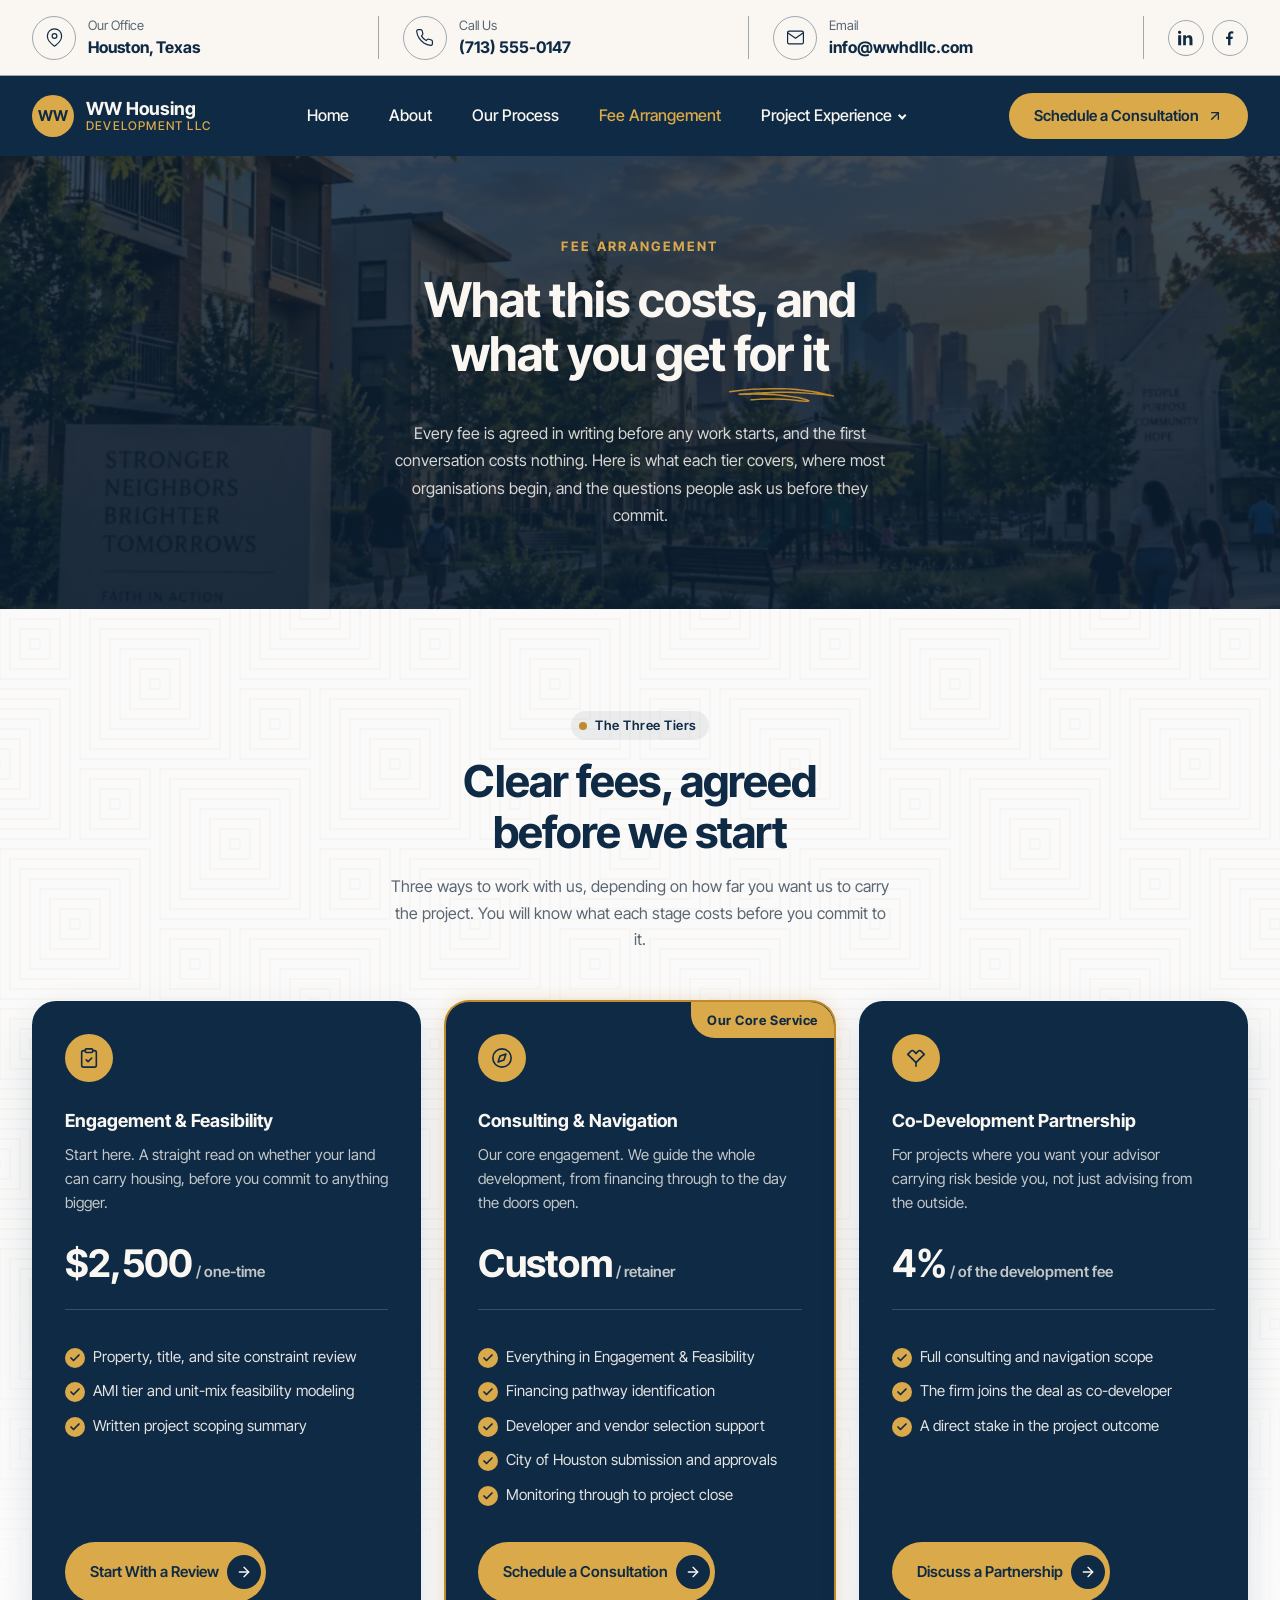
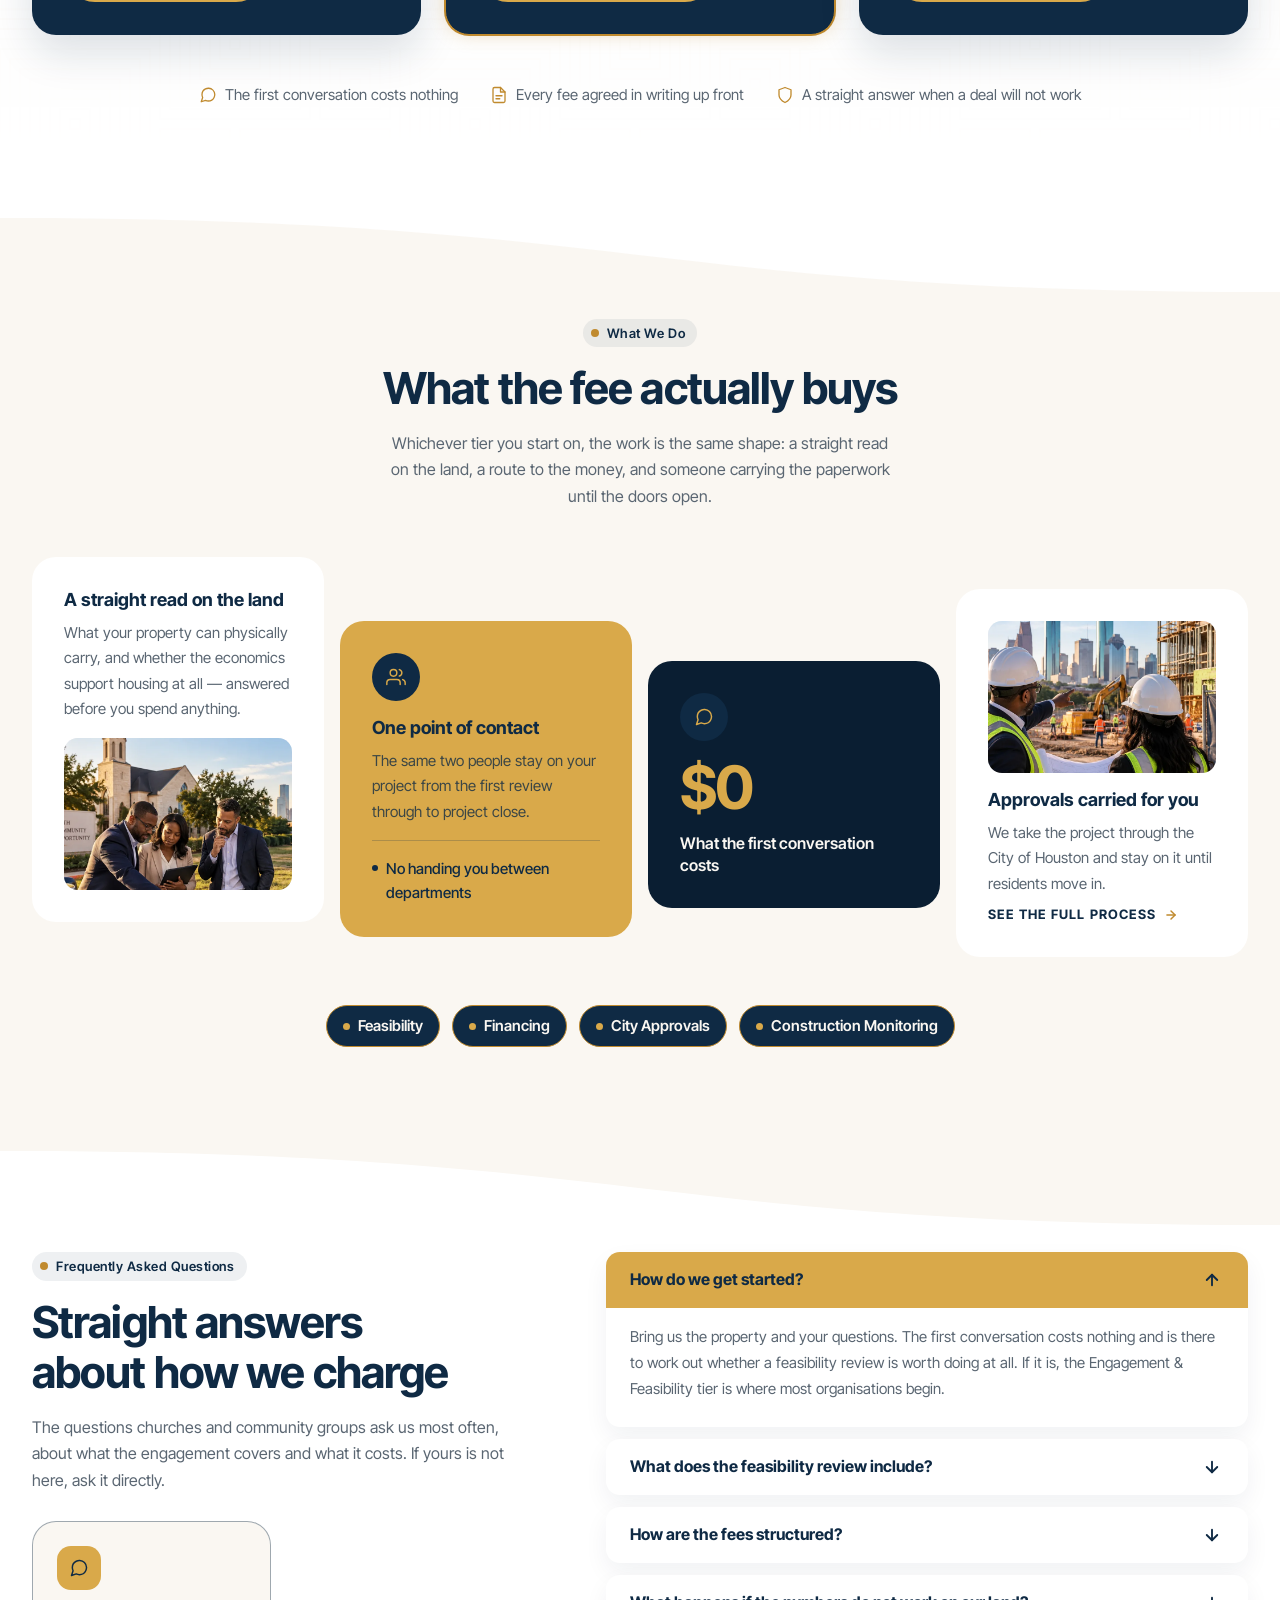
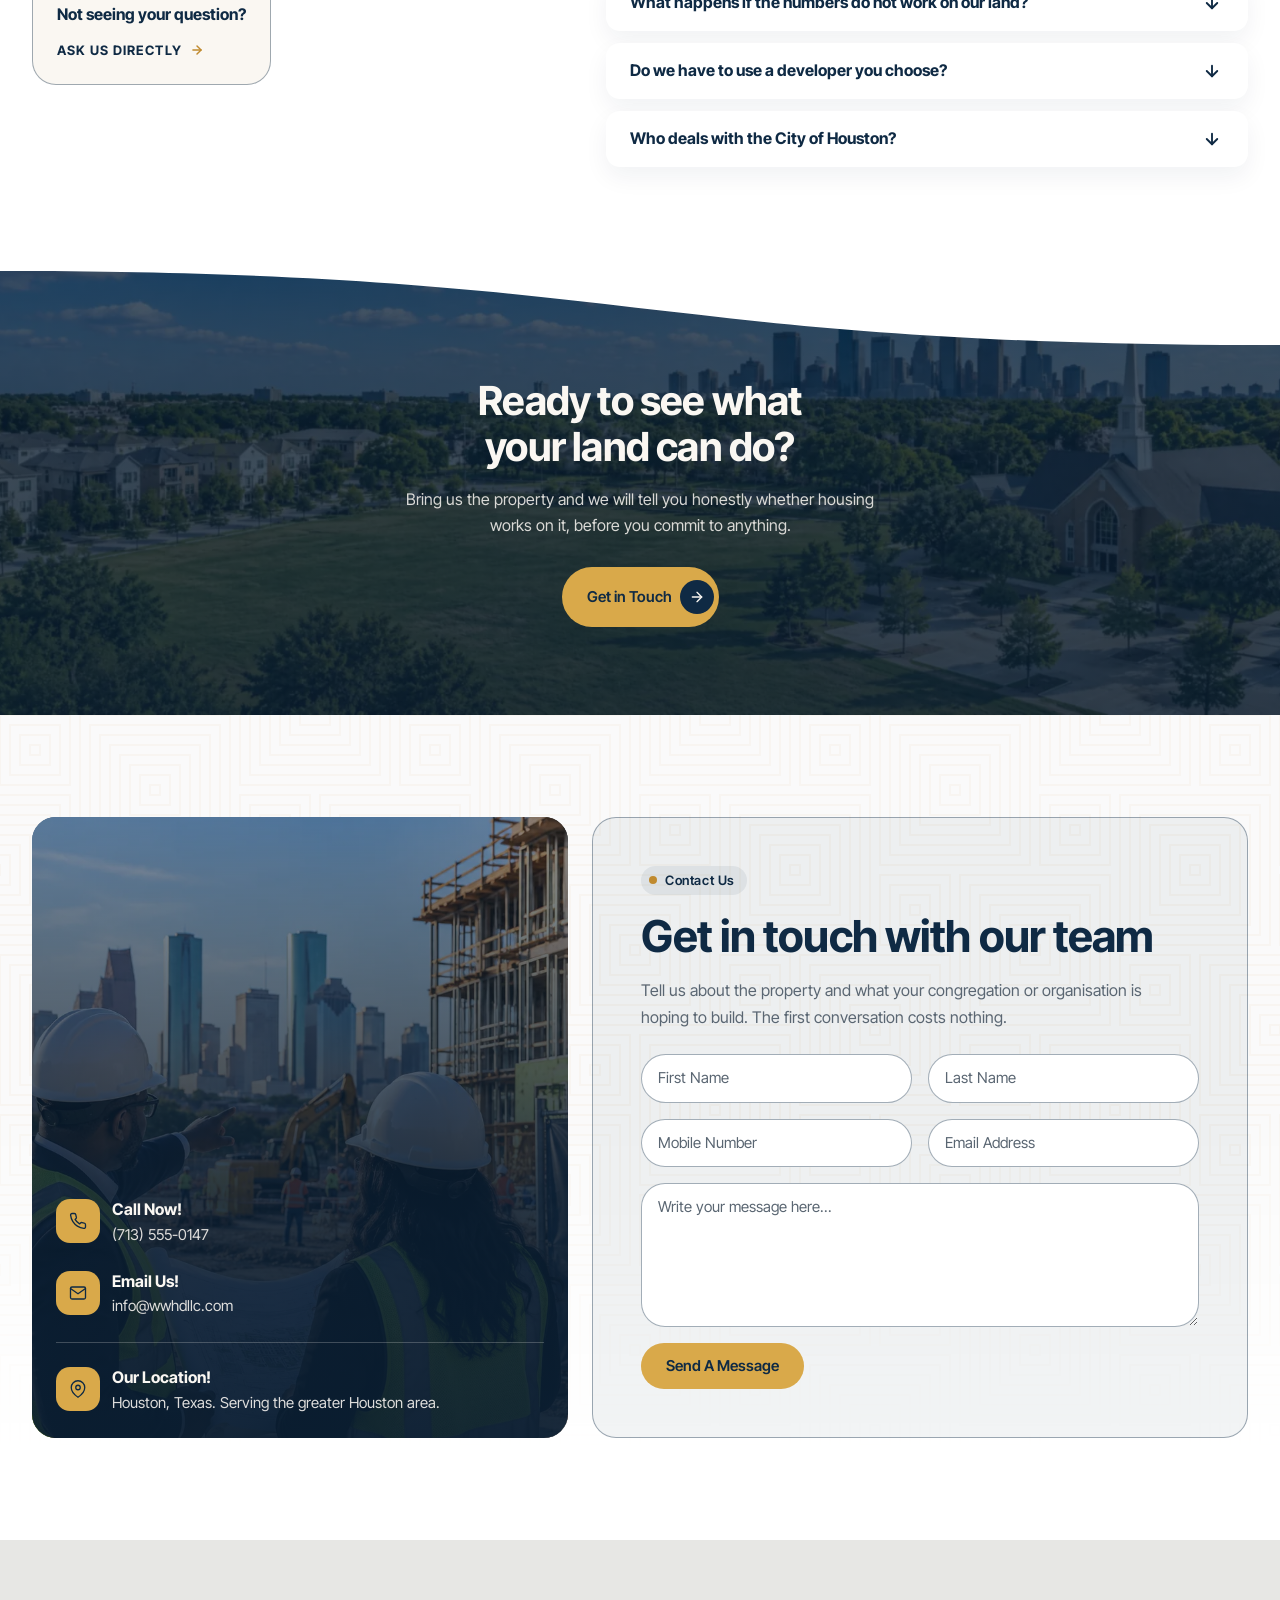
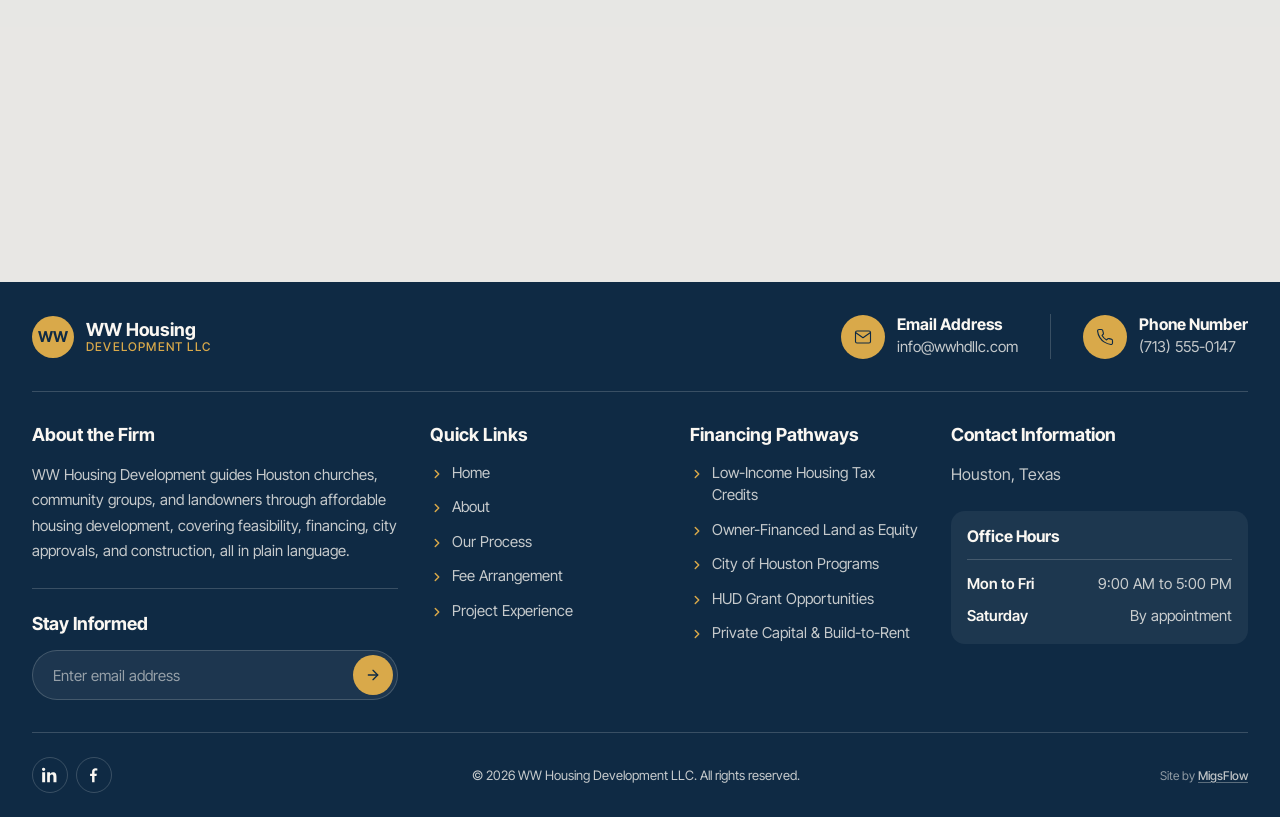
<file: html/fee-arrangement.html>
<!DOCTYPE html>
<html lang="en">
  <head>
    <meta charset="utf-8" />
    <meta name="viewport" content="width=device-width, initial-scale=1" />
    <title>Fee Arrangement | WW Housing Development LLC</title>
    <meta
      name="description"
      content="What WW Housing Development charges and what each tier covers: a one-time feasibility review, a consulting and navigation retainer, or a co-development partnership. Every fee agreed in writing before the work starts."
    />

    <!-- Not deferred on purpose: this decides whether the splash shows
         before the first paint. See the note at the top of the file. -->
    <script src="../js/splash-init.js"></script>

    <link
      rel="preload"
      href="../fonts/inter-tight-v9-latin-regular.woff2"
      as="font"
      type="font/woff2"
      crossorigin
    />
    <link
      rel="preload"
      href="../fonts/inter-tight-v9-latin-700.woff2"
      as="font"
      type="font/woff2"
      crossorigin
    />

    <link rel="stylesheet" href="../css/global.css" />
    <link rel="stylesheet" href="../css/fee-arrangement.css" />
  </head>
  <body>
    <div class="splash" role="status">
      <p class="visually-hidden">Loading</p>

      <div class="splash__inner">
        <span class="brand brand--splash">
          <span class="brand__mark" aria-hidden="true">WW</span>
          <span class="brand__text">
            <span class="brand__name">WW Housing</span>
            <span class="brand__suffix">Development LLC</span>
          </span>
        </span>

        <span class="splash__progress" aria-hidden="true">
          <span class="splash__progress-fill"></span>
        </span>
      </div>
    </div>

    <a class="skip-link" href="#main">Skip to main content</a>

    <header class="site-header">
      <!-- Utility bar: desktop only -->
      <div class="utility-bar">
        <div class="container utility-bar__inner">
          <ul class="utility-bar__contacts">
            <li class="utility-item">
              <span class="utility-item__icon" aria-hidden="true">
                <svg viewBox="0 0 24 24" fill="none" stroke="currentColor" stroke-width="1.5" stroke-linecap="round" stroke-linejoin="round">
                  <path d="M21 10c0 7-9 13-9 13s-9-6-9-13a9 9 0 0 1 18 0z" />
                  <circle cx="12" cy="10" r="3" />
                </svg>
              </span>
              <span class="utility-item__text">
                <span class="utility-item__label">Our Office</span>
                <span class="utility-item__value">Houston, Texas</span>
              </span>
            </li>

            <li class="utility-item">
              <span class="utility-item__icon" aria-hidden="true">
                <svg viewBox="0 0 24 24" fill="none" stroke="currentColor" stroke-width="1.5" stroke-linecap="round" stroke-linejoin="round">
                  <path d="M22 16.92v3a2 2 0 0 1-2.18 2 19.79 19.79 0 0 1-8.63-3.07 19.5 19.5 0 0 1-6-6A19.79 19.79 0 0 1 2.12 4.18 2 2 0 0 1 4.11 2h3a2 2 0 0 1 2 1.72 12.84 12.84 0 0 0 .7 2.81 2 2 0 0 1-.45 2.11L8.09 9.91a16 16 0 0 0 6 6l1.27-1.27a2 2 0 0 1 2.11-.45 12.84 12.84 0 0 0 2.81.7A2 2 0 0 1 22 16.92z" />
                </svg>
              </span>
              <span class="utility-item__text">
                <span class="utility-item__label">Call Us</span>
                <a class="utility-item__value" href="tel:+17135550147">(713) 555-0147</a>
              </span>
            </li>

            <li class="utility-item">
              <span class="utility-item__icon" aria-hidden="true">
                <svg viewBox="0 0 24 24" fill="none" stroke="currentColor" stroke-width="1.5" stroke-linecap="round" stroke-linejoin="round">
                  <path d="M4 4h16a2 2 0 0 1 2 2v12a2 2 0 0 1-2 2H4a2 2 0 0 1-2-2V6a2 2 0 0 1 2-2z" />
                  <polyline points="22 6 12 13 2 6" />
                </svg>
              </span>
              <span class="utility-item__text">
                <span class="utility-item__label">Email</span>
                <a class="utility-item__value" href="mailto:info@wwhdllc.com">info@wwhdllc.com</a>
              </span>
            </li>
          </ul>

          <ul class="utility-bar__social">
            <li>
              <a class="btn-icon" href="#" aria-label="WW Housing Development on LinkedIn">
                <svg viewBox="0 0 24 24" fill="currentColor" aria-hidden="true">
                  <path d="M4.98 3.5A2.5 2.5 0 1 1 2.49 1a2.5 2.5 0 0 1 2.49 2.5zM.25 8.02h4.47V23H.25zm7.5 0h4.28v2.05h.06a4.7 4.7 0 0 1 4.23-2.32c4.52 0 5.36 2.98 5.36 6.85V23h-4.47v-7.5c0-1.79-.03-4.09-2.49-4.09-2.5 0-2.88 1.95-2.88 3.96V23H7.75z" />
                </svg>
              </a>
            </li>
            <li>
              <a class="btn-icon" href="#" aria-label="WW Housing Development on Facebook">
                <svg viewBox="0 0 24 24" fill="currentColor" aria-hidden="true">
                  <path d="M15.12 5.32H17V2.14A26.11 26.11 0 0 0 14.26 2C11.2 2 9.1 3.85 9.1 7.24v2.7H6.11v3.55H9.1V23h3.68v-9.51h2.99l.45-3.55h-3.44V7.59c0-1.02.28-2.27 1.34-2.27z" />
                </svg>
              </a>
            </li>
          </ul>
        </div>
      </div>

      <!-- Main navigation bar -->
      <div class="nav-bar">
        <div class="container nav-bar__inner">
          <a class="brand" href="../index.html">
            <span class="brand__mark" aria-hidden="true">WW</span>
            <span class="brand__text">
              <span class="brand__name">WW Housing</span>
              <span class="brand__suffix">Development LLC</span>
            </span>
          </a>

          <button
            class="nav-toggle"
            type="button"
            aria-label="Open menu"
            aria-expanded="false"
            aria-controls="primary-nav"
          >
            <span class="nav-toggle__bars" aria-hidden="true">
              <span></span>
              <span></span>
              <span></span>
            </span>
          </button>

          <nav class="primary-nav" id="primary-nav" aria-label="Primary">
            <button class="nav-close" type="button" aria-label="Close menu">
              <svg viewBox="0 0 24 24" fill="none" stroke="currentColor" stroke-width="2" stroke-linecap="round" aria-hidden="true">
                <line x1="18" y1="6" x2="6" y2="18" />
                <line x1="6" y1="6" x2="18" y2="18" />
              </svg>
            </button>

            <ul class="primary-nav__list">
              <li class="primary-nav__item"><a href="../index.html">Home</a></li>
              <li class="primary-nav__item"><a href="about.html">About</a></li>
              <li class="primary-nav__item"><a href="our-process.html">Our Process</a></li>
              <li class="primary-nav__item"><a href="fee-arrangement.html" aria-current="page">Fee Arrangement</a></li>
              <li class="primary-nav__item primary-nav__item--menu" data-nav-menu>
                <span class="primary-nav__row">
                  <a href="project-experience.html">Project Experience</a>

                  <!-- Small screens only: on a pointer device the row opens on hover -->
                  <button class="primary-nav__disclosure" type="button" aria-expanded="false" aria-controls="nav-projects" data-nav-disclosure>
                    <span class="visually-hidden">Show projects</span>
                    <svg viewBox="0 0 24 24" fill="none" stroke="currentColor" stroke-width="2.5" stroke-linecap="round" stroke-linejoin="round" aria-hidden="true"><polyline points="6 9 12 15 18 9" /></svg>
                  </button>
                </span>

                <!--
                  Every entry points at the same page on purpose: there is one
                  worked example of a project detail page, not three.
                -->
                <div class="primary-nav__drawer" id="nav-projects">
                  <ul class="primary-nav__submenu">
                    <li><a href="project-detail.html">Affordable Senior Housing Community</a></li>
                    <li><a href="project-detail.html">Church Property &amp; Tax Credit Transactions</a></li>
                    <li><a href="project-detail.html">Charitable Dental Services Secured</a></li>
                  </ul>
                </div>
              </li>
            </ul>

            <a class="btn btn--accent primary-nav__cta" href="#contact">
              Schedule a Consultation
              <svg class="btn__icon" viewBox="0 0 24 24" fill="none" stroke="currentColor" stroke-width="2" stroke-linecap="round" stroke-linejoin="round" aria-hidden="true">
                <line x1="7" y1="17" x2="17" y2="7" />
                <polyline points="7 7 17 7 17 17" />
              </svg>
            </a>

            <ul class="primary-nav__contact">
              <li>
                <a href="tel:+17135550147">
                  <span class="primary-nav__contact-icon" aria-hidden="true">
                    <svg viewBox="0 0 24 24" fill="none" stroke="currentColor" stroke-width="1.5" stroke-linecap="round" stroke-linejoin="round">
                      <path d="M22 16.92v3a2 2 0 0 1-2.18 2 19.79 19.79 0 0 1-8.63-3.07 19.5 19.5 0 0 1-6-6A19.79 19.79 0 0 1 2.12 4.18 2 2 0 0 1 4.11 2h3a2 2 0 0 1 2 1.72 12.84 12.84 0 0 0 .7 2.81 2 2 0 0 1-.45 2.11L8.09 9.91a16 16 0 0 0 6 6l1.27-1.27a2 2 0 0 1 2.11-.45 12.84 12.84 0 0 0 2.81.7A2 2 0 0 1 22 16.92z" />
                    </svg>
                  </span>
                  <span class="primary-nav__contact-text">
                    <span class="primary-nav__contact-label">Call Us</span>
                    <span class="primary-nav__contact-value">(713) 555-0147</span>
                  </span>
                </a>
              </li>

              <li>
                <a href="mailto:info@wwhdllc.com">
                  <span class="primary-nav__contact-icon" aria-hidden="true">
                    <svg viewBox="0 0 24 24" fill="none" stroke="currentColor" stroke-width="1.5" stroke-linecap="round" stroke-linejoin="round">
                      <path d="M4 4h16a2 2 0 0 1 2 2v12a2 2 0 0 1-2 2H4a2 2 0 0 1-2-2V6a2 2 0 0 1 2-2z" />
                      <polyline points="22 6 12 13 2 6" />
                    </svg>
                  </span>
                  <span class="primary-nav__contact-text">
                    <span class="primary-nav__contact-label">Email</span>
                    <span class="primary-nav__contact-value">info@wwhdllc.com</span>
                  </span>
                </a>
              </li>
            </ul>
          </nav>
        </div>
      </div>

      <div class="nav-overlay"></div>
    </header>

    <main id="main">
      <section class="page-hero" aria-labelledby="fee-hero-title">
        <div class="page-hero__bg" aria-hidden="true">
          <picture>
            <source media="(min-width: 48em)" srcset="../images/home/hero/hero-1.webp" type="image/webp" />
            <source media="(min-width: 48em)" srcset="../images/home/hero/hero-1.jpg" type="image/jpeg" />
            <source srcset="../images/home/hero/hero-1-m.webp" type="image/webp" />
            <img src="../images/home/hero/hero-1-m.jpg" alt="" width="800" height="1000" decoding="async" fetchpriority="high" />
          </picture>
        </div>

        <div class="container page-hero__inner">
          <p class="page-hero__eyebrow">Fee Arrangement</p>

          <h1 class="page-hero__title">
            What this costs, and what you get <span class="mark-underline">for it</span>
          </h1>

          <p class="page-hero__text">
            Every fee is agreed in writing before any work starts, and the first conversation
            costs nothing. Here is what each tier covers, where most organisations begin, and
            the questions people ask us before they commit.
          </p>
        </div>
      </section>
      <!--
        The tier table, shared with the home page — the styles moved from
        styles.css to global.css when this page started using them too. Keep
        the two copies in step, or cut the home page one down to a summary
        that links here.
      -->
      <section class="section pricing pricing--inverted curve-out" aria-labelledby="pricing-heading">
        <div class="section-texture" aria-hidden="true"></div>

        <!--
          No photographic ground on this page: .pricing--inverted turns the
          panel the other way up — navy cards on white, with the easing-stripes
          artwork for texture. See css/fee-arrangement.css.
        -->
        <div class="container">
          <header class="section-header">
            <p class="section-badge">
              <span class="section-badge__dot" aria-hidden="true"></span>
              The Three Tiers
            </p>

            <h2 class="section-heading" id="pricing-heading">Clear fees, agreed before we start</h2>

            <p class="section-intro">
              Three ways to work with us, depending on how far you want us to carry the project.
              You will know what each stage costs before you commit to it.
            </p>
          </header>

          <!--
            PLACEHOLDER FEES — taken from the June 2026 business plan draft, which
            notes the full schedule is still to be finalised. Confirm with the
            principals before launch.
          -->
          <ul class="pricing__list">
            <li class="plan">
              <span class="plan__icon" aria-hidden="true">
                <svg viewBox="0 0 24 24" fill="none" stroke="currentColor" stroke-width="1.75" stroke-linecap="round" stroke-linejoin="round"><path d="M16 4h2a2 2 0 0 1 2 2v14a2 2 0 0 1-2 2H6a2 2 0 0 1-2-2V6a2 2 0 0 1 2-2h2" /><rect x="8" y="2" width="8" height="4" rx="1" /><polyline points="9 14 11 16 15 12" /></svg>
              </span>

              <h3 class="plan__name">Engagement &amp; Feasibility</h3>

              <p class="plan__summary">Start here. A straight read on whether your land can carry housing, before you commit to anything bigger.</p>

              <p class="plan__price">
                <span class="plan__amount">$2,500</span>
                <span class="plan__period">/ one-time</span>
              </p>

              <ul class="plan__features">
              <li class="check">
                <span class="check__icon" aria-hidden="true"><svg viewBox="0 0 24 24" fill="none" stroke="currentColor" stroke-width="3.5" stroke-linecap="round" stroke-linejoin="round"><polyline points="20 6 9 17 4 12" /></svg></span>
                Property, title, and site constraint review
              </li>
              <li class="check">
                <span class="check__icon" aria-hidden="true"><svg viewBox="0 0 24 24" fill="none" stroke="currentColor" stroke-width="3.5" stroke-linecap="round" stroke-linejoin="round"><polyline points="20 6 9 17 4 12" /></svg></span>
                AMI tier and unit-mix feasibility modeling
              </li>
              <li class="check">
                <span class="check__icon" aria-hidden="true"><svg viewBox="0 0 24 24" fill="none" stroke="currentColor" stroke-width="3.5" stroke-linecap="round" stroke-linejoin="round"><polyline points="20 6 9 17 4 12" /></svg></span>
                Written project scoping summary
              </li>
              </ul>

              <a class="btn btn--accent btn--with-badge plan__cta" href="#contact">
                Start With a Review
                <span class="btn__badge" aria-hidden="true">
                  <svg viewBox="0 0 24 24" fill="none" stroke="currentColor" stroke-width="2" stroke-linecap="round" stroke-linejoin="round">
                    <line x1="5" y1="12" x2="19" y2="12" />
                    <polyline points="12 5 19 12 12 19" />
                  </svg>
                </span>
              </a>
            </li>

            <li class="plan plan--featured">
              <p class="plan__tag">Our Core Service</p>

              <span class="plan__icon" aria-hidden="true">
                <svg viewBox="0 0 24 24" fill="none" stroke="currentColor" stroke-width="1.75" stroke-linecap="round" stroke-linejoin="round"><circle cx="12" cy="12" r="10" /><polygon points="16.24 7.76 14.12 14.12 7.76 16.24 9.88 9.88 16.24 7.76" /></svg>
              </span>

              <h3 class="plan__name">Consulting &amp; Navigation</h3>

              <p class="plan__summary">Our core engagement. We guide the whole development, from financing through to the day the doors open.</p>

              <p class="plan__price">
                <span class="plan__amount">Custom</span>
                <span class="plan__period">/ retainer</span>
              </p>

              <ul class="plan__features">
              <li class="check">
                <span class="check__icon" aria-hidden="true"><svg viewBox="0 0 24 24" fill="none" stroke="currentColor" stroke-width="3.5" stroke-linecap="round" stroke-linejoin="round"><polyline points="20 6 9 17 4 12" /></svg></span>
                Everything in Engagement &amp; Feasibility
              </li>
              <li class="check">
                <span class="check__icon" aria-hidden="true"><svg viewBox="0 0 24 24" fill="none" stroke="currentColor" stroke-width="3.5" stroke-linecap="round" stroke-linejoin="round"><polyline points="20 6 9 17 4 12" /></svg></span>
                Financing pathway identification
              </li>
              <li class="check">
                <span class="check__icon" aria-hidden="true"><svg viewBox="0 0 24 24" fill="none" stroke="currentColor" stroke-width="3.5" stroke-linecap="round" stroke-linejoin="round"><polyline points="20 6 9 17 4 12" /></svg></span>
                Developer and vendor selection support
              </li>
              <li class="check">
                <span class="check__icon" aria-hidden="true"><svg viewBox="0 0 24 24" fill="none" stroke="currentColor" stroke-width="3.5" stroke-linecap="round" stroke-linejoin="round"><polyline points="20 6 9 17 4 12" /></svg></span>
                City of Houston submission and approvals
              </li>
              <li class="check">
                <span class="check__icon" aria-hidden="true"><svg viewBox="0 0 24 24" fill="none" stroke="currentColor" stroke-width="3.5" stroke-linecap="round" stroke-linejoin="round"><polyline points="20 6 9 17 4 12" /></svg></span>
                Monitoring through to project close
              </li>
              </ul>

              <a class="btn btn--accent btn--with-badge plan__cta" href="#contact">
                Schedule a Consultation
                <span class="btn__badge" aria-hidden="true">
                  <svg viewBox="0 0 24 24" fill="none" stroke="currentColor" stroke-width="2" stroke-linecap="round" stroke-linejoin="round">
                    <line x1="5" y1="12" x2="19" y2="12" />
                    <polyline points="12 5 19 12 12 19" />
                  </svg>
                </span>
              </a>
            </li>

            <li class="plan">
              <span class="plan__icon" aria-hidden="true">
                <svg viewBox="0 0 24 24" fill="none" stroke="currentColor" stroke-width="1.75" stroke-linecap="round" stroke-linejoin="round"><path d="M12 7 9.5 4.5a2.12 2.12 0 0 0-3 0L3 8l5 5" /><path d="m12 7 2.5-2.5a2.12 2.12 0 0 1 3 0L21 8l-5 5" /><path d="M8 13l4 4 4-4" /><path d="M12 17v4" /></svg>
              </span>

              <h3 class="plan__name">Co-Development Partnership</h3>

              <p class="plan__summary">For projects where you want your advisor carrying risk beside you, not just advising from the outside.</p>

              <p class="plan__price">
                <span class="plan__amount">4%</span>
                <span class="plan__period">/ of the development fee</span>
              </p>

              <ul class="plan__features">
              <li class="check">
                <span class="check__icon" aria-hidden="true"><svg viewBox="0 0 24 24" fill="none" stroke="currentColor" stroke-width="3.5" stroke-linecap="round" stroke-linejoin="round"><polyline points="20 6 9 17 4 12" /></svg></span>
                Full consulting and navigation scope
              </li>
              <li class="check">
                <span class="check__icon" aria-hidden="true"><svg viewBox="0 0 24 24" fill="none" stroke="currentColor" stroke-width="3.5" stroke-linecap="round" stroke-linejoin="round"><polyline points="20 6 9 17 4 12" /></svg></span>
                The firm joins the deal as co-developer
              </li>
              <li class="check">
                <span class="check__icon" aria-hidden="true"><svg viewBox="0 0 24 24" fill="none" stroke="currentColor" stroke-width="3.5" stroke-linecap="round" stroke-linejoin="round"><polyline points="20 6 9 17 4 12" /></svg></span>
                A direct stake in the project outcome
              </li>
              </ul>

              <a class="btn btn--accent btn--with-badge plan__cta" href="#contact">
                Discuss a Partnership
                <span class="btn__badge" aria-hidden="true">
                  <svg viewBox="0 0 24 24" fill="none" stroke="currentColor" stroke-width="2" stroke-linecap="round" stroke-linejoin="round">
                    <line x1="5" y1="12" x2="19" y2="12" />
                    <polyline points="12 5 19 12 12 19" />
                  </svg>
                </span>
              </a>
            </li>
          </ul>

          <ul class="pricing__notes">
            <li class="pricing__note">
              <span class="pricing__note-icon" aria-hidden="true">
                <svg viewBox="0 0 24 24" fill="none" stroke="currentColor" stroke-width="1.75" stroke-linecap="round" stroke-linejoin="round"><path d="M21 11.5a8.38 8.38 0 0 1-.9 3.8 8.5 8.5 0 0 1-7.6 4.7 8.38 8.38 0 0 1-3.8-.9L3 21l1.9-5.7a8.38 8.38 0 0 1-.9-3.8 8.5 8.5 0 0 1 4.7-7.6 8.38 8.38 0 0 1 3.8-.9h.5a8.48 8.48 0 0 1 8 8v.5z" /></svg>
              </span>
              The first conversation costs nothing
            </li>

            <li class="pricing__note">
              <span class="pricing__note-icon" aria-hidden="true">
                <svg viewBox="0 0 24 24" fill="none" stroke="currentColor" stroke-width="1.75" stroke-linecap="round" stroke-linejoin="round"><path d="M14 2H6a2 2 0 0 0-2 2v16a2 2 0 0 0 2 2h12a2 2 0 0 0 2-2V8z" /><polyline points="14 2 14 8 20 8" /><line x1="8" y1="13" x2="16" y2="13" /><line x1="8" y1="17" x2="13" y2="17" /></svg>
              </span>
              Every fee agreed in writing up front
            </li>

            <li class="pricing__note">
              <span class="pricing__note-icon" aria-hidden="true">
                <svg viewBox="0 0 24 24" fill="none" stroke="currentColor" stroke-width="1.75" stroke-linecap="round" stroke-linejoin="round"><path d="M12 22s8-4 8-10V5l-8-3-8 3v7c0 6 8 10 8 10z" /></svg>
              </span>
              A straight answer when a deal will not work
            </li>
          </ul>
        </div>
      </section>

      <section class="section offer curve-out" aria-labelledby="offer-heading">
        <div class="container">
          <header class="section-header">
            <p class="section-badge">
              <span class="section-badge__dot" aria-hidden="true"></span>
              What We Do
            </p>

            <h2 class="section-heading" id="offer-heading">What the fee actually buys</h2>

            <p class="section-intro">
              Whichever tier you start on, the work is the same shape: a straight read on the
              land, a route to the money, and someone carrying the paperwork until the doors
              open.
            </p>
          </header>

          <!--
            STAND-IN PHOTOGRAPHY, as elsewhere on the site: both pictures below
            are borrowed from other sections. Swap the <picture> blocks when
            artwork of their own arrives.
          -->
          <ul class="offer__grid">
            <li class="offer-card offer-card--light">
              <div class="offer-card__body">
                <h3 class="offer-card__title">A straight read on the land</h3>
                <p class="offer-card__text">
                  What your property can physically carry, and whether the economics support
                  housing at all — answered before you spend anything.
                </p>
              </div>

              <!-- feasibility-vision | stand-in -->
              <div class="offer-card__media" aria-hidden="true">
                <picture>
                  <source media="(min-width: 48em)" srcset="../images/home/how-it-works/feasibility-vision.webp" type="image/webp" />
                  <source media="(min-width: 48em)" srcset="../images/home/how-it-works/feasibility-vision.jpg" type="image/jpeg" />
                  <source srcset="../images/home/how-it-works/feasibility-vision-m.webp" type="image/webp" />
                  <img src="../images/home/how-it-works/feasibility-vision-m.jpg" alt="" width="640" height="800" decoding="async" loading="lazy" />
                </picture>
              </div>
            </li>

            <li class="offer-card offer-card--accent">
              <span class="offer-card__icon" aria-hidden="true">
                <svg viewBox="0 0 24 24" fill="none" stroke="currentColor" stroke-width="1.75" stroke-linecap="round" stroke-linejoin="round"><path d="M17 21v-2a4 4 0 0 0-4-4H5a4 4 0 0 0-4 4v2" /><circle cx="9" cy="7" r="4" /><path d="M23 21v-2a4 4 0 0 0-3-3.87" /><path d="M16 3.13a4 4 0 0 1 0 7.75" /></svg>
              </span>

              <div class="offer-card__body">
                <h3 class="offer-card__title">One point of contact</h3>
                <p class="offer-card__text">
                  The same two people stay on your project from the first review through to
                  project close.
                </p>
              </div>

              <ul class="offer-card__points">
                <li>No handing you between departments</li>
              </ul>
            </li>

            <li class="offer-card offer-card--dark">
              <span class="offer-card__icon" aria-hidden="true">
                <svg viewBox="0 0 24 24" fill="none" stroke="currentColor" stroke-width="1.75" stroke-linecap="round" stroke-linejoin="round"><path d="M21 11.5a8.38 8.38 0 0 1-.9 3.8 8.5 8.5 0 0 1-7.6 4.7 8.38 8.38 0 0 1-3.8-.9L3 21l1.9-5.7a8.38 8.38 0 0 1-.9-3.8 8.5 8.5 0 0 1 4.7-7.6 8.38 8.38 0 0 1 3.8-.9h.5a8.48 8.48 0 0 1 8 8v.5z" /></svg>
              </span>

              <p class="offer-card__stat">$0</p>
              <p class="offer-card__stat-label">What the first conversation costs</p>
            </li>

            <li class="offer-card offer-card--light">
              <!-- approvals-builds | stand-in -->
              <div class="offer-card__media" aria-hidden="true">
                <picture>
                  <source media="(min-width: 48em)" srcset="../images/home/how-it-works/approvals-builds.webp" type="image/webp" />
                  <source media="(min-width: 48em)" srcset="../images/home/how-it-works/approvals-builds.jpg" type="image/jpeg" />
                  <source srcset="../images/home/how-it-works/approvals-builds-m.webp" type="image/webp" />
                  <img src="../images/home/how-it-works/approvals-builds-m.jpg" alt="" width="640" height="800" decoding="async" loading="lazy" />
                </picture>
              </div>

              <div class="offer-card__body">
                <h3 class="offer-card__title">Approvals carried for you</h3>
                <p class="offer-card__text">
                  We take the project through the City of Houston and stay on it until residents
                  move in.
                </p>

                <a class="link-arrow" href="our-process.html">
                  <span class="link-arrow__label">See the full process</span>
                  <svg viewBox="0 0 24 24" fill="none" stroke="currentColor" stroke-width="2.5" stroke-linecap="round" stroke-linejoin="round" aria-hidden="true"><line x1="5" y1="12" x2="19" y2="12" /><polyline points="12 5 19 12 12 19" /></svg>
                </a>
              </div>
            </li>
          </ul>

          <ul class="offer__tags">
            <li class="offer__tag"><span class="offer__tag-dot" aria-hidden="true"></span>Feasibility</li>
            <li class="offer__tag"><span class="offer__tag-dot" aria-hidden="true"></span>Financing</li>
            <li class="offer__tag"><span class="offer__tag-dot" aria-hidden="true"></span>City Approvals</li>
            <li class="offer__tag"><span class="offer__tag-dot" aria-hidden="true"></span>Construction Monitoring</li>
          </ul>
        </div>
      </section>

      <section class="section faq curve-out" aria-labelledby="faq-heading">
        <div class="container faq__grid">
          <div class="faq__aside">
            <p class="section-badge">
              <span class="section-badge__dot" aria-hidden="true"></span>
              Frequently Asked Questions
            </p>

            <h2 class="section-heading" id="faq-heading">Straight answers about how we charge</h2>

            <p class="section-intro">
              The questions churches and community groups ask us most often, about what the
              engagement covers and what it costs. If yours is not here, ask it directly.
            </p>

            <div class="faq__card">
              <span class="faq__card-icon" aria-hidden="true">
                <svg viewBox="0 0 24 24" fill="none" stroke="currentColor" stroke-width="1.75" stroke-linecap="round" stroke-linejoin="round"><path d="M21 11.5a8.38 8.38 0 0 1-.9 3.8 8.5 8.5 0 0 1-7.6 4.7 8.38 8.38 0 0 1-3.8-.9L3 21l1.9-5.7a8.38 8.38 0 0 1-.9-3.8 8.5 8.5 0 0 1 4.7-7.6 8.38 8.38 0 0 1 3.8-.9h.5a8.48 8.48 0 0 1 8 8v.5z" /></svg>
              </span>

              <p class="faq__card-title">Not seeing your question?</p>

              <a class="link-arrow" href="#contact">
                <span class="link-arrow__label">Ask us directly</span>
                <svg viewBox="0 0 24 24" fill="none" stroke="currentColor" stroke-width="2.5" stroke-linecap="round" stroke-linejoin="round" aria-hidden="true"><line x1="5" y1="12" x2="19" y2="12" /><polyline points="12 5 19 12 12 19" /></svg>
              </a>
            </div>
          </div>

          <!--
            DRAFT COPY. The answers below are written from what the rest of the
            site already says; confirm the wording with the principals before
            launch, particularly anything touching fees.

            Every panel ships open and js/fee-arrangement.js closes all but the
            first, so the list is readable with no JavaScript at all.
          -->
          <ul class="faq__list" data-faq>
            <li class="faq__item">
              <h3 class="faq__question">
                <button class="faq__trigger" type="button" id="faq-1-label" aria-expanded="true" aria-controls="faq-1">
                  <span class="faq__trigger-text">How do we get started?</span>
                  <span class="faq__trigger-icon" aria-hidden="true">
                    <svg viewBox="0 0 24 24" fill="none" stroke="currentColor" stroke-width="2.5" stroke-linecap="round" stroke-linejoin="round"><line x1="12" y1="19" x2="12" y2="5" /><polyline points="5 12 12 5 19 12" /></svg>
                  </span>
                </button>
              </h3>

              <div class="faq__answer" id="faq-1" role="region" aria-labelledby="faq-1-label">
                <div class="faq__answer-inner">
                  <p class="faq__text">Bring us the property and your questions. The first conversation costs nothing and is there to work out whether a feasibility review is worth doing at all. If it is, the Engagement &amp; Feasibility tier is where most organisations begin.</p>
                </div>
              </div>
            </li>

            <li class="faq__item">
              <h3 class="faq__question">
                <button class="faq__trigger" type="button" id="faq-2-label" aria-expanded="true" aria-controls="faq-2">
                  <span class="faq__trigger-text">What does the feasibility review include?</span>
                  <span class="faq__trigger-icon" aria-hidden="true">
                    <svg viewBox="0 0 24 24" fill="none" stroke="currentColor" stroke-width="2.5" stroke-linecap="round" stroke-linejoin="round"><line x1="12" y1="19" x2="12" y2="5" /><polyline points="5 12 12 5 19 12" /></svg>
                  </span>
                </button>
              </h3>

              <div class="faq__answer" id="faq-2" role="region" aria-labelledby="faq-2-label">
                <div class="faq__answer-inner">
                  <p class="faq__text">A review of the property, title and site constraints, AMI tier and unit-mix modelling against real revenue, and a written summary of what the land can support. You keep that summary whether or not you go any further with us.</p>
                </div>
              </div>
            </li>

            <li class="faq__item">
              <h3 class="faq__question">
                <button class="faq__trigger" type="button" id="faq-3-label" aria-expanded="true" aria-controls="faq-3">
                  <span class="faq__trigger-text">How are the fees structured?</span>
                  <span class="faq__trigger-icon" aria-hidden="true">
                    <svg viewBox="0 0 24 24" fill="none" stroke="currentColor" stroke-width="2.5" stroke-linecap="round" stroke-linejoin="round"><line x1="12" y1="19" x2="12" y2="5" /><polyline points="5 12 12 5 19 12" /></svg>
                  </span>
                </button>
              </h3>

              <div class="faq__answer" id="faq-3" role="region" aria-labelledby="faq-3-label">
                <div class="faq__answer-inner">
                  <p class="faq__text">Three ways, depending on how far you want us to carry the project: a one-time fee for the feasibility review, a retainer for full consulting and navigation, or a share of the development fee where the firm joins the deal as co-developer. Whichever applies is agreed in writing before any work starts.</p>
                </div>
              </div>
            </li>

            <li class="faq__item">
              <h3 class="faq__question">
                <button class="faq__trigger" type="button" id="faq-4-label" aria-expanded="true" aria-controls="faq-4">
                  <span class="faq__trigger-text">What happens if the numbers do not work on our land?</span>
                  <span class="faq__trigger-icon" aria-hidden="true">
                    <svg viewBox="0 0 24 24" fill="none" stroke="currentColor" stroke-width="2.5" stroke-linecap="round" stroke-linejoin="round"><line x1="12" y1="19" x2="12" y2="5" /><polyline points="5 12 12 5 19 12" /></svg>
                  </span>
                </button>
              </h3>

              <div class="faq__answer" id="faq-4" role="region" aria-labelledby="faq-4-label">
                <div class="faq__answer-inner">
                  <p class="faq__text">We say so, early, and explain why. Not every site can carry housing and not every affordability target can be funded. Finding that out in a feasibility review costs far less than finding it out a year into a project.</p>
                </div>
              </div>
            </li>

            <li class="faq__item">
              <h3 class="faq__question">
                <button class="faq__trigger" type="button" id="faq-5-label" aria-expanded="true" aria-controls="faq-5">
                  <span class="faq__trigger-text">Do we have to use a developer you choose?</span>
                  <span class="faq__trigger-icon" aria-hidden="true">
                    <svg viewBox="0 0 24 24" fill="none" stroke="currentColor" stroke-width="2.5" stroke-linecap="round" stroke-linejoin="round"><line x1="12" y1="19" x2="12" y2="5" /><polyline points="5 12 12 5 19 12" /></svg>
                  </span>
                </button>
              </h3>

              <div class="faq__answer" id="faq-5" role="region" aria-labelledby="faq-5-label">
                <div class="faq__answer-inner">
                  <p class="faq__text">No. Part of the consulting engagement is vetting and selecting the developer and vendors with you, against what your organisation actually wants from the project rather than against who we already know.</p>
                </div>
              </div>
            </li>

            <li class="faq__item">
              <h3 class="faq__question">
                <button class="faq__trigger" type="button" id="faq-6-label" aria-expanded="true" aria-controls="faq-6">
                  <span class="faq__trigger-text">Who deals with the City of Houston?</span>
                  <span class="faq__trigger-icon" aria-hidden="true">
                    <svg viewBox="0 0 24 24" fill="none" stroke="currentColor" stroke-width="2.5" stroke-linecap="round" stroke-linejoin="round"><line x1="12" y1="19" x2="12" y2="5" /><polyline points="5 12 12 5 19 12" /></svg>
                  </span>
                </button>
              </h3>

              <div class="faq__answer" id="faq-6" role="region" aria-labelledby="faq-6-label">
                <div class="faq__answer-inner">
                  <p class="faq__text">We do. Submission, sequencing and approvals are handled directly, with one named person as the liaison for your project so nothing sits waiting on an unowned task.</p>
                </div>
              </div>
            </li>
          </ul>
        </div>
      </section>

      <section class="cta" aria-labelledby="cta-heading">
        <!--
          images/home/cta/
            cta-bg.webp + .jpg     1600x533 (desktop, min-width 48em)
            cta-bg-m.webp + .jpg    800x680 (mobile)
          Both softened before encoding — the scrim below sits at 74-84%, so
          the fine detail was not visible and was not earning its bytes.
        -->
        <div class="cta__bg" aria-hidden="true">
          <picture>
            <source media="(min-width: 48em)" srcset="../images/home/cta/cta-bg.webp" type="image/webp" />
            <source media="(min-width: 48em)" srcset="../images/home/cta/cta-bg.jpg" type="image/jpeg" />
            <source srcset="../images/home/cta/cta-bg-m.webp" type="image/webp" />
            <img src="../images/home/cta/cta-bg-m.jpg" alt="" width="800" height="680" decoding="async" loading="lazy" />
          </picture>
        </div>

        <div class="container cta__inner">
          <h2 class="cta__heading" id="cta-heading">Ready to see what your land can do?</h2>

          <p class="cta__text">
            Bring us the property and we will tell you honestly whether housing works on it, before you commit to anything.
          </p>

          <div class="cta__actions">
            <a class="btn btn--accent btn--with-badge" href="#contact">
              Get in Touch
              <span class="btn__badge" aria-hidden="true">
                <svg viewBox="0 0 24 24" fill="none" stroke="currentColor" stroke-width="2" stroke-linecap="round" stroke-linejoin="round">
                  <line x1="5" y1="12" x2="19" y2="12" />
                  <polyline points="12 5 19 12 12 19" />
                </svg>
              </span>
            </a>
          </div>
        </div>
      </section>

      <section class="section contact" id="contact" aria-labelledby="contact-heading">
        <div class="section-texture" aria-hidden="true"></div>

        <div class="container contact__grid">
          <div class="contact__aside">
            <picture class="contact__aside-photo" aria-hidden="true">
              <source media="(min-width: 48em)" srcset="../images/home/how-it-works/approvals-builds.webp" type="image/webp" />
              <source media="(min-width: 48em)" srcset="../images/home/how-it-works/approvals-builds.jpg" type="image/jpeg" />
              <source srcset="../images/home/how-it-works/approvals-builds-m.webp" type="image/webp" />
              <img src="../images/home/how-it-works/approvals-builds-m.jpg" alt="" width="640" height="800" decoding="async" loading="lazy" />
            </picture>

            <div class="contact__aside-content">
              <ul class="contact__points">
                <li class="contact__point">
                  <span class="contact__point-icon" aria-hidden="true">
                    <svg viewBox="0 0 24 24" fill="none" stroke="currentColor" stroke-width="1.75" stroke-linecap="round" stroke-linejoin="round"><path d="M22 16.92v3a2 2 0 0 1-2.18 2 19.79 19.79 0 0 1-8.63-3.07 19.5 19.5 0 0 1-6-6A19.79 19.79 0 0 1 2.12 4.18 2 2 0 0 1 4.11 2h3a2 2 0 0 1 2 1.72 12.84 12.84 0 0 0 .7 2.81 2 2 0 0 1-.45 2.11L8.09 9.91a16 16 0 0 0 6 6l1.27-1.27a2 2 0 0 1 2.11-.45 12.84 12.84 0 0 0 2.81.7A2 2 0 0 1 22 16.92z" /></svg>
                  </span>
                  <span>
                    <span class="contact__point-label">Call Now!</span>
                    <a class="contact__point-value" href="tel:+17135550147">(713) 555-0147</a>
                  </span>
                </li>

                <li class="contact__point">
                  <span class="contact__point-icon" aria-hidden="true">
                    <svg viewBox="0 0 24 24" fill="none" stroke="currentColor" stroke-width="1.75" stroke-linecap="round" stroke-linejoin="round"><path d="M4 4h16a2 2 0 0 1 2 2v12a2 2 0 0 1-2 2H4a2 2 0 0 1-2-2V6a2 2 0 0 1 2-2z" /><polyline points="22 6 12 13 2 6" /></svg>
                  </span>
                  <span>
                    <span class="contact__point-label">Email Us!</span>
                    <a class="contact__point-value" href="mailto:info@wwhdllc.com">info@wwhdllc.com</a>
                  </span>
                </li>
              </ul>

              <div class="contact__point contact__location">
                <span class="contact__point-icon" aria-hidden="true">
                  <svg viewBox="0 0 24 24" fill="none" stroke="currentColor" stroke-width="1.75" stroke-linecap="round" stroke-linejoin="round"><path d="M21 10c0 7-9 13-9 13s-9-6-9-13a9 9 0 0 1 18 0z" /><circle cx="12" cy="10" r="3" /></svg>
                </span>
                <span>
                  <span class="contact__point-label">Our Location!</span>
                  <span class="contact__point-value">Houston, Texas. Serving the greater Houston area.</span>
                </span>
              </div>
            </div>
          </div>

          <div class="contact__panel">
            <header class="section-header section-header--start">
              <p class="section-badge">
                <span class="section-badge__dot" aria-hidden="true"></span>
                Contact Us
              </p>

              <h2 class="section-heading" id="contact-heading">Get in touch with our team</h2>

              <p class="section-intro">
                Tell us about the property and what your congregation or organisation is hoping
                to build. The first conversation costs nothing.
              </p>
            </header>

            <!--
              NO FORM HANDLER YET. action="#" discards the submission. Point this
              at a real endpoint before launch or the form silently loses enquiries.
            -->
            <!--
              TO WIRE: replace YOUR_FORM_ID with the Formspree form id from the
              firm's account. Until then the form posts nowhere. The honeypot
              below is Formspree's: real people never see it, bots fill it in,
              and those submissions are dropped.
            -->
            <form class="form contact__form" action="https://formspree.io/f/YOUR_FORM_ID" method="post">
              <input type="hidden" name="_subject" value="Enquiry from wwhdllc.com" />
              <input class="visually-hidden" type="text" name="_gotcha" tabindex="-1" autocomplete="off" aria-hidden="true" />

              <div class="field">
                <label class="field__label visually-hidden" for="contact-first">First name</label>
                <input id="contact-first" name="first-name" type="text" autocomplete="given-name" placeholder="First Name" required />
              </div>

              <div class="field">
                <label class="field__label visually-hidden" for="contact-last">Last name</label>
                <input id="contact-last" name="last-name" type="text" autocomplete="family-name" placeholder="Last Name" />
              </div>

              <div class="field">
                <label class="field__label visually-hidden" for="contact-phone">Mobile number</label>
                <input id="contact-phone" name="phone" type="tel" autocomplete="tel" placeholder="Mobile Number" />
              </div>

              <div class="field">
                <label class="field__label visually-hidden" for="contact-email">Email address</label>
                <input id="contact-email" name="email" type="email" autocomplete="email" placeholder="Email Address" required />
              </div>

              <div class="field field--wide">
                <label class="field__label visually-hidden" for="contact-message">Message</label>
                <textarea id="contact-message" name="message" placeholder="Write your message here..." required></textarea>
              </div>

              <div class="form__actions">
                <button class="btn btn--accent" type="submit">Send A Message</button>
              </div>
            </form>
          </div>
        </div>
      </section>

      <section class="map" aria-label="Map of the Houston area we serve">
        <!--
          PROJECT EXCEPTION (handbook §6): third-party embed.
          Keyless Google Maps embed centred on Houston, lazy-loaded so it never
          blocks first paint. When the firm has a street address, swap the q=
          value for it.
        -->
        <iframe
          class="map__frame"
          src="https://maps.google.com/maps?q=Houston,+TX&amp;z=10&amp;output=embed"
          title="Map of Houston, Texas"
          loading="lazy"
          referrerpolicy="no-referrer-when-downgrade"
          allowfullscreen
        ></iframe>
      </section>
    </main>

    <footer class="site-footer">
      <div class="container">
        <div class="site-footer__top">
          <a class="brand" href="../index.html">
            <span class="brand__mark" aria-hidden="true">WW</span>
            <span class="brand__text">
              <span class="brand__name">WW Housing</span>
              <span class="brand__suffix">Development LLC</span>
            </span>
          </a>

          <ul class="site-footer__contact">
            <li>
              <a href="mailto:info@wwhdllc.com">
                <span class="site-footer__contact-icon"><svg viewBox="0 0 24 24" fill="none" stroke="currentColor" stroke-width="1.5" stroke-linecap="round" stroke-linejoin="round" aria-hidden="true"><path d="M4 4h16a2 2 0 0 1 2 2v12a2 2 0 0 1-2 2H4a2 2 0 0 1-2-2V6a2 2 0 0 1 2-2z" /><polyline points="22 6 12 13 2 6" /></svg></span>
                <span>
                  <span class="site-footer__contact-label">Email Address</span>
                  <span class="site-footer__contact-value">info@wwhdllc.com</span>
                </span>
              </a>
            </li>
            <li>
              <a href="tel:+17135550147">
                <span class="site-footer__contact-icon"><svg viewBox="0 0 24 24" fill="none" stroke="currentColor" stroke-width="1.5" stroke-linecap="round" stroke-linejoin="round" aria-hidden="true"><path d="M22 16.92v3a2 2 0 0 1-2.18 2 19.79 19.79 0 0 1-8.63-3.07 19.5 19.5 0 0 1-6-6A19.79 19.79 0 0 1 2.12 4.18 2 2 0 0 1 4.11 2h3a2 2 0 0 1 2 1.72 12.84 12.84 0 0 0 .7 2.81 2 2 0 0 1-.45 2.11L8.09 9.91a16 16 0 0 0 6 6l1.27-1.27a2 2 0 0 1 2.11-.45 12.84 12.84 0 0 0 2.81.7A2 2 0 0 1 22 16.92z" /></svg></span>
                <span>
                  <span class="site-footer__contact-label">Phone Number</span>
                  <span class="site-footer__contact-value">(713) 555-0147</span>
                </span>
              </a>
            </li>
          </ul>
        </div>

        <div class="site-footer__main">
          <div class="site-footer__about">
            <h2 class="site-footer__heading">About the Firm</h2>
            <p>
              WW Housing Development guides Houston churches, community groups, and landowners
              through affordable housing development, covering feasibility, financing, city approvals, and construction, all in plain language.
            </p>

            <div class="site-footer__newsletter">
              <h3 class="site-footer__heading">Stay Informed</h3>
              <!-- NO HANDLER YET — see the note on the contact form above. -->
              <!--
                STILL UNWIRED. A newsletter signup belongs with a mailing
                list provider (Mailchimp, Buttondown, ConvertKit), not with
                Formspree — the provider handles consent, unsubscribes and
                the sending. Point action= at their form endpoint.
              -->
              <form class="newsletter" action="#" method="post">
                <label class="visually-hidden" for="newsletter-email">Email address</label>
                <input id="newsletter-email" name="email" type="email" autocomplete="email" placeholder="Enter email address" required />
                <button class="newsletter__submit" type="submit" aria-label="Subscribe to updates">
                  <svg viewBox="0 0 24 24" fill="none" stroke="currentColor" stroke-width="2" stroke-linecap="round" stroke-linejoin="round" aria-hidden="true">
                    <line x1="5" y1="12" x2="19" y2="12" />
                    <polyline points="12 5 19 12 12 19" />
                  </svg>
                </button>
              </form>
            </div>
          </div>

          <nav aria-labelledby="footer-quick-links">
            <h2 class="site-footer__heading" id="footer-quick-links">Quick Links</h2>
            <ul class="site-footer__list">
                <li><svg viewBox="0 0 24 24" fill="none" stroke="currentColor" stroke-width="2.5" stroke-linecap="round" stroke-linejoin="round" aria-hidden="true"><polyline points="9 18 15 12 9 6" /></svg><a href="../index.html">Home</a></li>
                <li><svg viewBox="0 0 24 24" fill="none" stroke="currentColor" stroke-width="2.5" stroke-linecap="round" stroke-linejoin="round" aria-hidden="true"><polyline points="9 18 15 12 9 6" /></svg><a href="about.html">About</a></li>
                <li><svg viewBox="0 0 24 24" fill="none" stroke="currentColor" stroke-width="2.5" stroke-linecap="round" stroke-linejoin="round" aria-hidden="true"><polyline points="9 18 15 12 9 6" /></svg><a href="our-process.html">Our Process</a></li>
                <li><svg viewBox="0 0 24 24" fill="none" stroke="currentColor" stroke-width="2.5" stroke-linecap="round" stroke-linejoin="round" aria-hidden="true"><polyline points="9 18 15 12 9 6" /></svg><a href="fee-arrangement.html">Fee Arrangement</a></li>
                <li><svg viewBox="0 0 24 24" fill="none" stroke="currentColor" stroke-width="2.5" stroke-linecap="round" stroke-linejoin="round" aria-hidden="true"><polyline points="9 18 15 12 9 6" /></svg><a href="project-experience.html">Project Experience</a></li>
            </ul>
          </nav>

          <div>
            <h2 class="site-footer__heading">Financing Pathways</h2>
            <ul class="site-footer__list">
                <li><svg viewBox="0 0 24 24" fill="none" stroke="currentColor" stroke-width="2.5" stroke-linecap="round" stroke-linejoin="round" aria-hidden="true"><polyline points="9 18 15 12 9 6" /></svg>Low-Income Housing Tax Credits</li>
                <li><svg viewBox="0 0 24 24" fill="none" stroke="currentColor" stroke-width="2.5" stroke-linecap="round" stroke-linejoin="round" aria-hidden="true"><polyline points="9 18 15 12 9 6" /></svg>Owner-Financed Land as Equity</li>
                <li><svg viewBox="0 0 24 24" fill="none" stroke="currentColor" stroke-width="2.5" stroke-linecap="round" stroke-linejoin="round" aria-hidden="true"><polyline points="9 18 15 12 9 6" /></svg>City of Houston Programs</li>
                <li><svg viewBox="0 0 24 24" fill="none" stroke="currentColor" stroke-width="2.5" stroke-linecap="round" stroke-linejoin="round" aria-hidden="true"><polyline points="9 18 15 12 9 6" /></svg>HUD Grant Opportunities</li>
                <li><svg viewBox="0 0 24 24" fill="none" stroke="currentColor" stroke-width="2.5" stroke-linecap="round" stroke-linejoin="round" aria-hidden="true"><polyline points="9 18 15 12 9 6" /></svg>Private Capital &amp; Build-to-Rent</li>
            </ul>
          </div>

          <div>
            <h2 class="site-footer__heading">Contact Information</h2>
            <p>Houston, Texas</p>

            <!-- PLACEHOLDER HOURS — confirm with the principals before launch. -->
            <div class="site-footer__hours">
              <h3>Office Hours</h3>
              <ul>
                <li>
                  <span class="site-footer__hours-day">Mon to Fri</span>
                  <span>9:00 AM to 5:00 PM</span>
                </li>
                <li>
                  <span class="site-footer__hours-day">Saturday</span>
                  <span>By appointment</span>
                </li>
              </ul>
            </div>
          </div>
        </div>

        <div class="site-footer__bottom">
          <ul class="site-footer__social">
            <li>
              <a class="btn-icon btn-icon--on-dark" href="#" aria-label="WW Housing Development on LinkedIn"><svg viewBox="0 0 24 24" fill="currentColor" aria-hidden="true"><path d="M4.98 3.5A2.5 2.5 0 1 1 2.49 1a2.5 2.5 0 0 1 2.49 2.5zM.25 8.02h4.47V23H.25zm7.5 0h4.28v2.05h.06a4.7 4.7 0 0 1 4.23-2.32c4.52 0 5.36 2.98 5.36 6.85V23h-4.47v-7.5c0-1.79-.03-4.09-2.49-4.09-2.5 0-2.88 1.95-2.88 3.96V23H7.75z" /></svg></a>
            </li>
            <li>
              <a class="btn-icon btn-icon--on-dark" href="#" aria-label="WW Housing Development on Facebook"><svg viewBox="0 0 24 24" fill="currentColor" aria-hidden="true"><path d="M15.12 5.32H17V2.14A26.11 26.11 0 0 0 14.26 2C11.2 2 9.1 3.85 9.1 7.24v2.7H6.11v3.55H9.1V23h3.68v-9.51h2.99l.45-3.55h-3.44V7.59c0-1.02.28-2.27 1.34-2.27z" /></svg></a>
            </li>
          </ul>

          <p class="site-footer__copyright">
            &copy; 2026 WW Housing Development LLC. All rights reserved.
          </p>

          <p class="site-footer__credit">Site by <a href="https://www.migsflow.com" target="_blank" rel="noopener">MigsFlow</a></p>
        </div>
      </div>
    </footer>



    <button class="to-top" type="button" aria-label="Back to top">
      <svg viewBox="0 0 24 24" fill="none" stroke="currentColor" stroke-width="2.5" stroke-linecap="round" stroke-linejoin="round" aria-hidden="true">
        <line x1="12" y1="19" x2="12" y2="5" />
        <polyline points="5 12 12 5 19 12" />
      </svg>
    </button>



    <script src="../js/global.js" defer></script>
    <script src="../js/fee-arrangement.js" defer></script>
  </body>
</html>
</file>
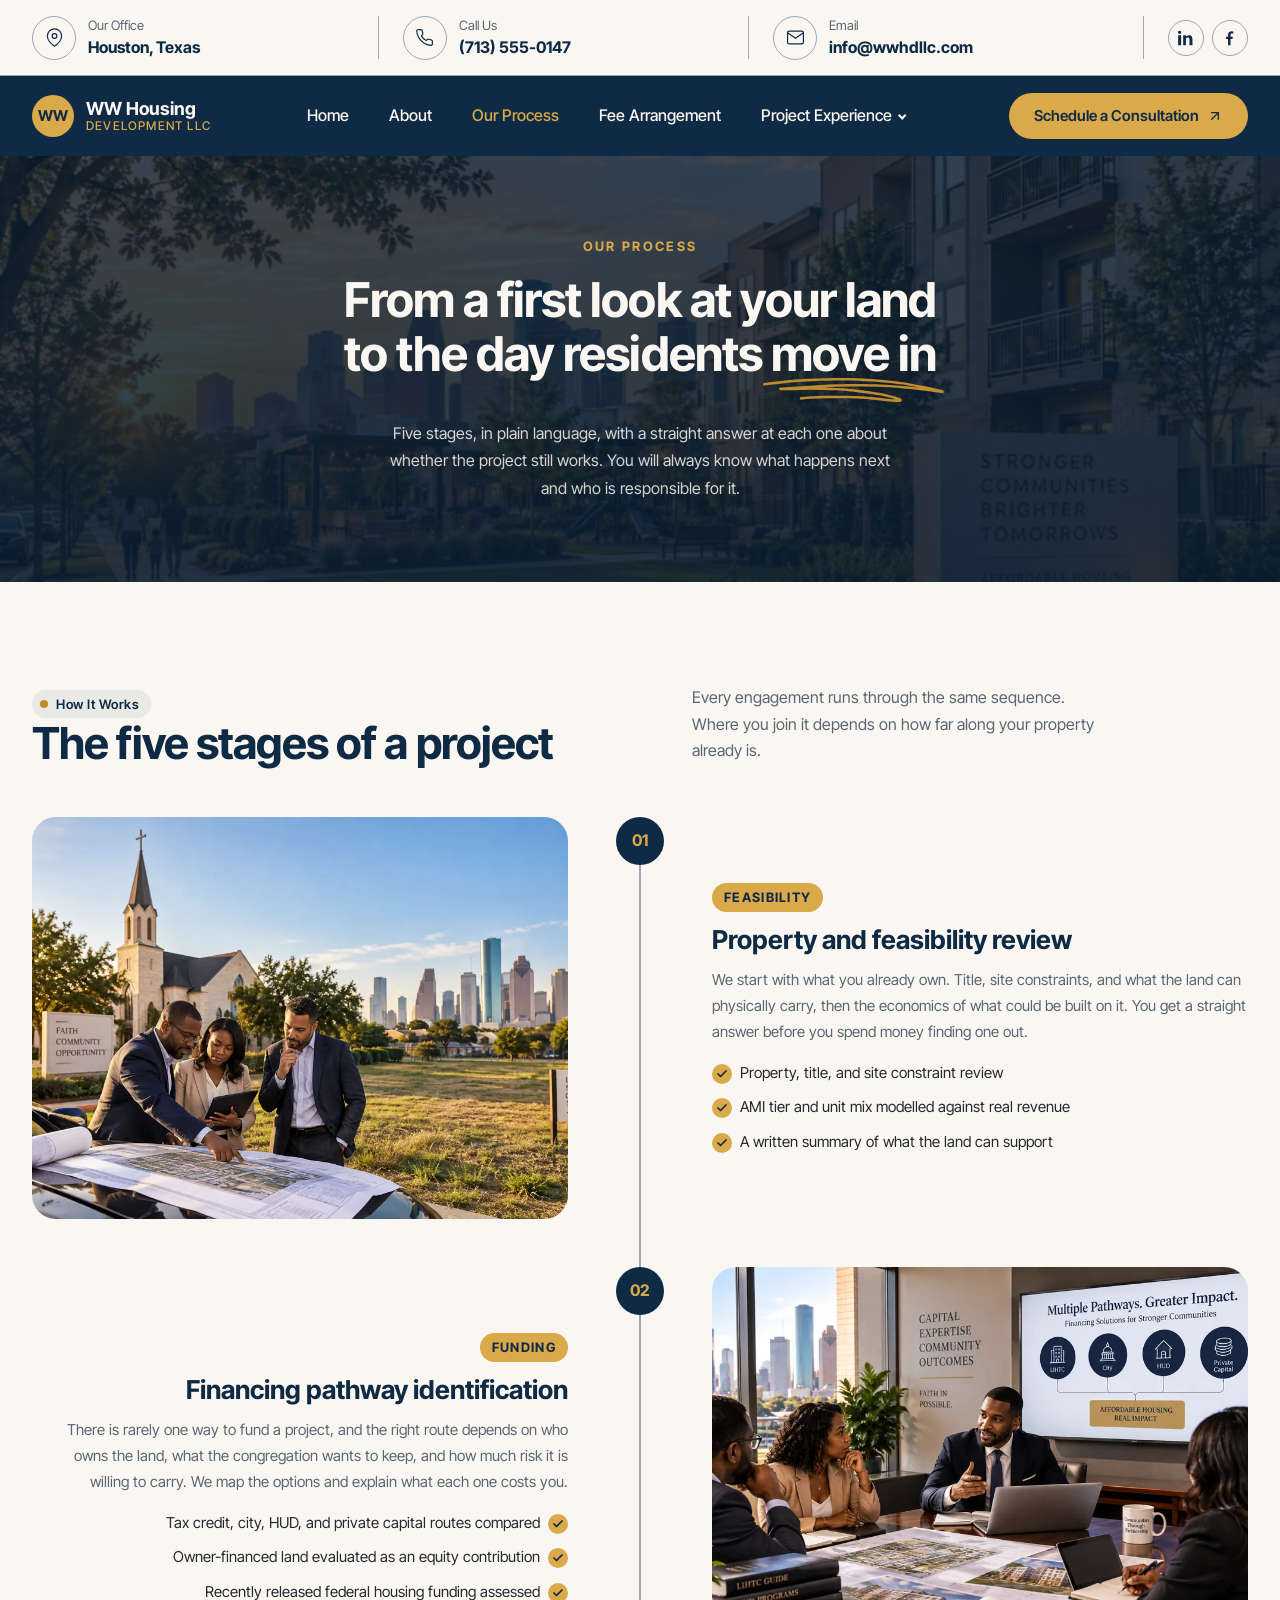
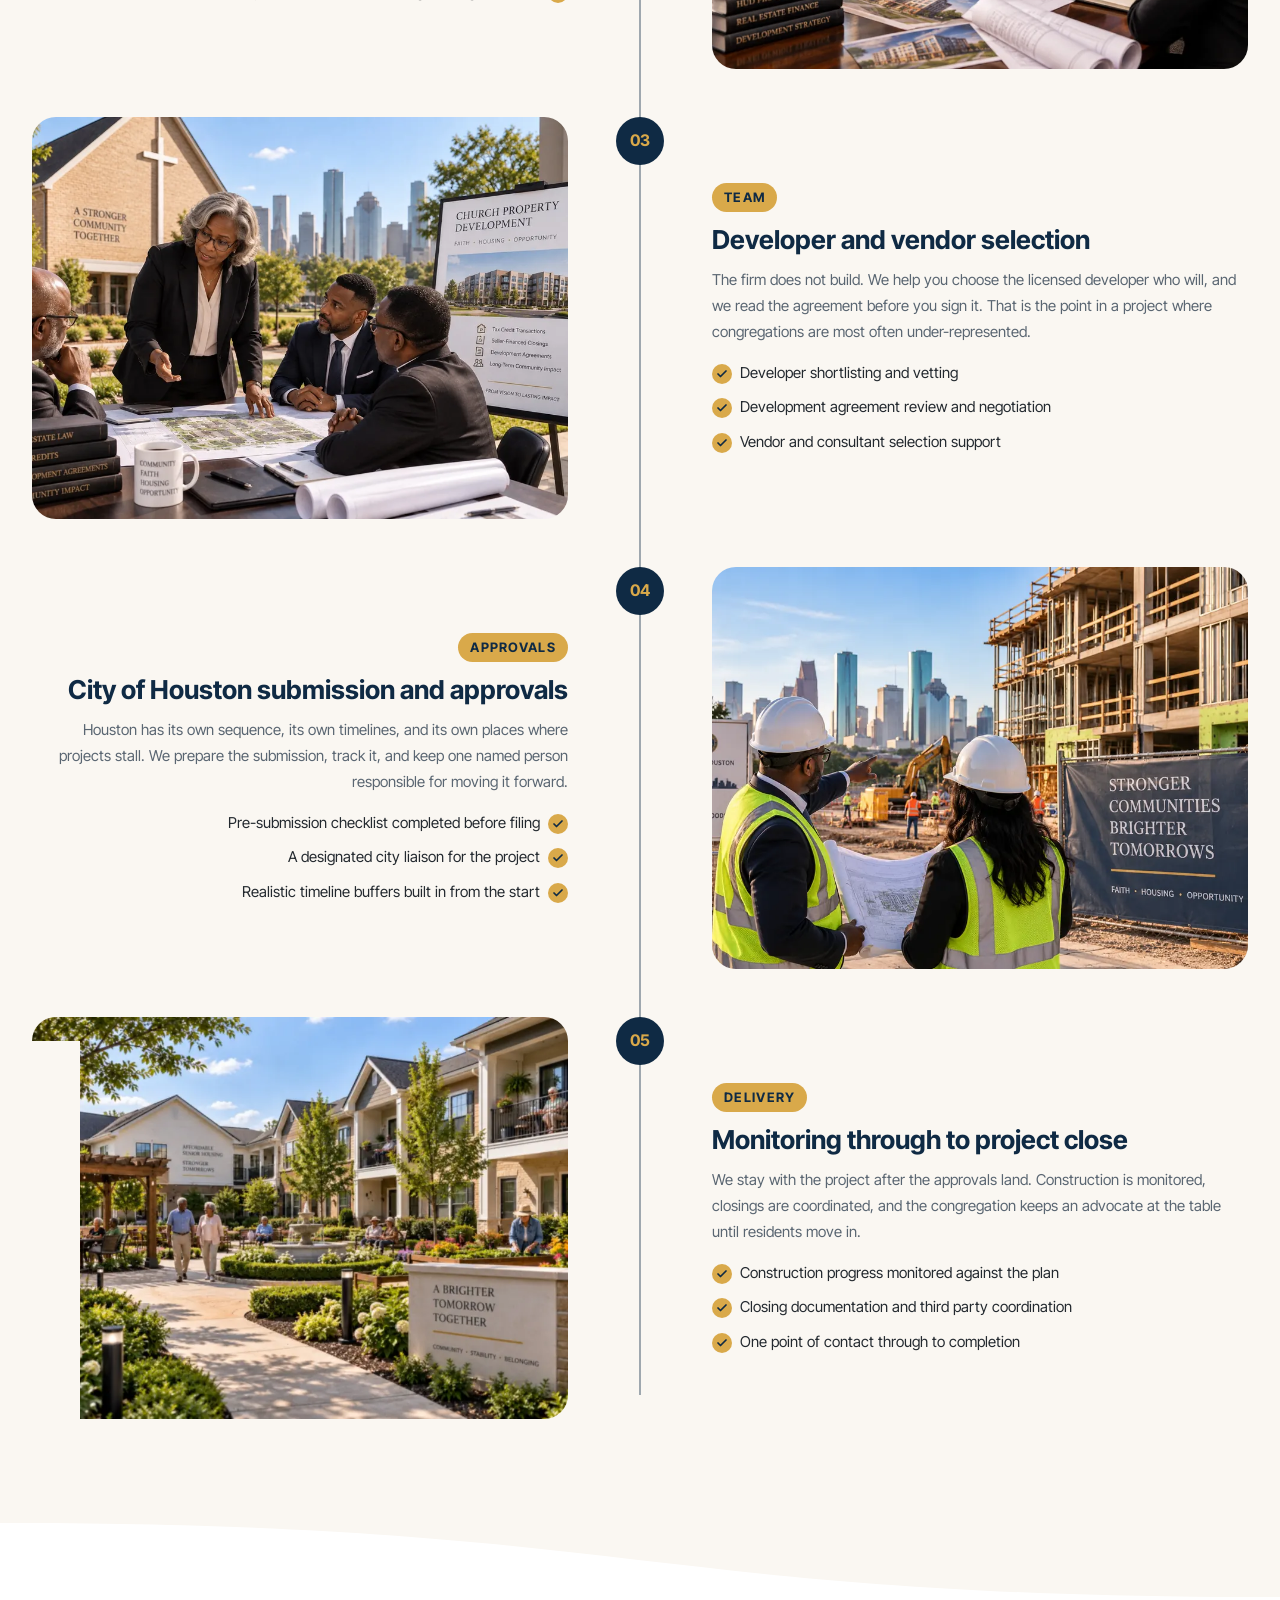
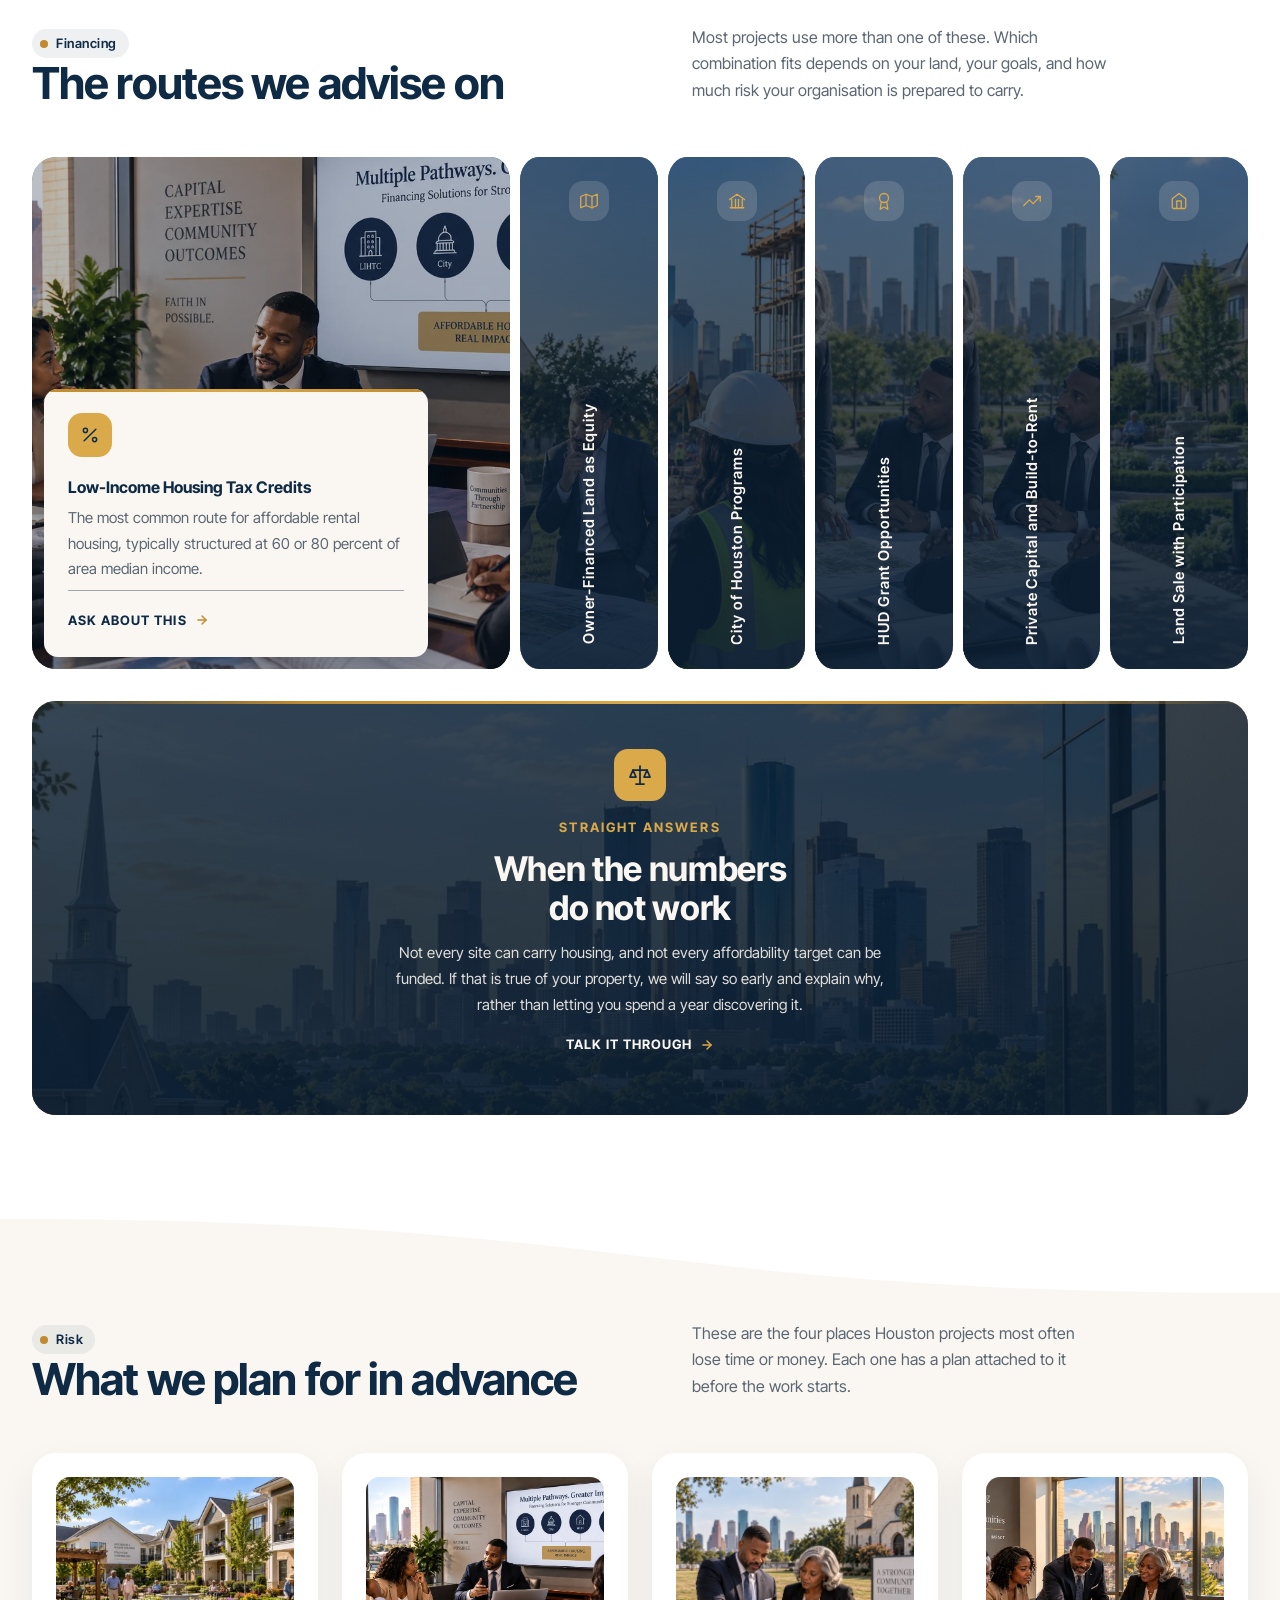
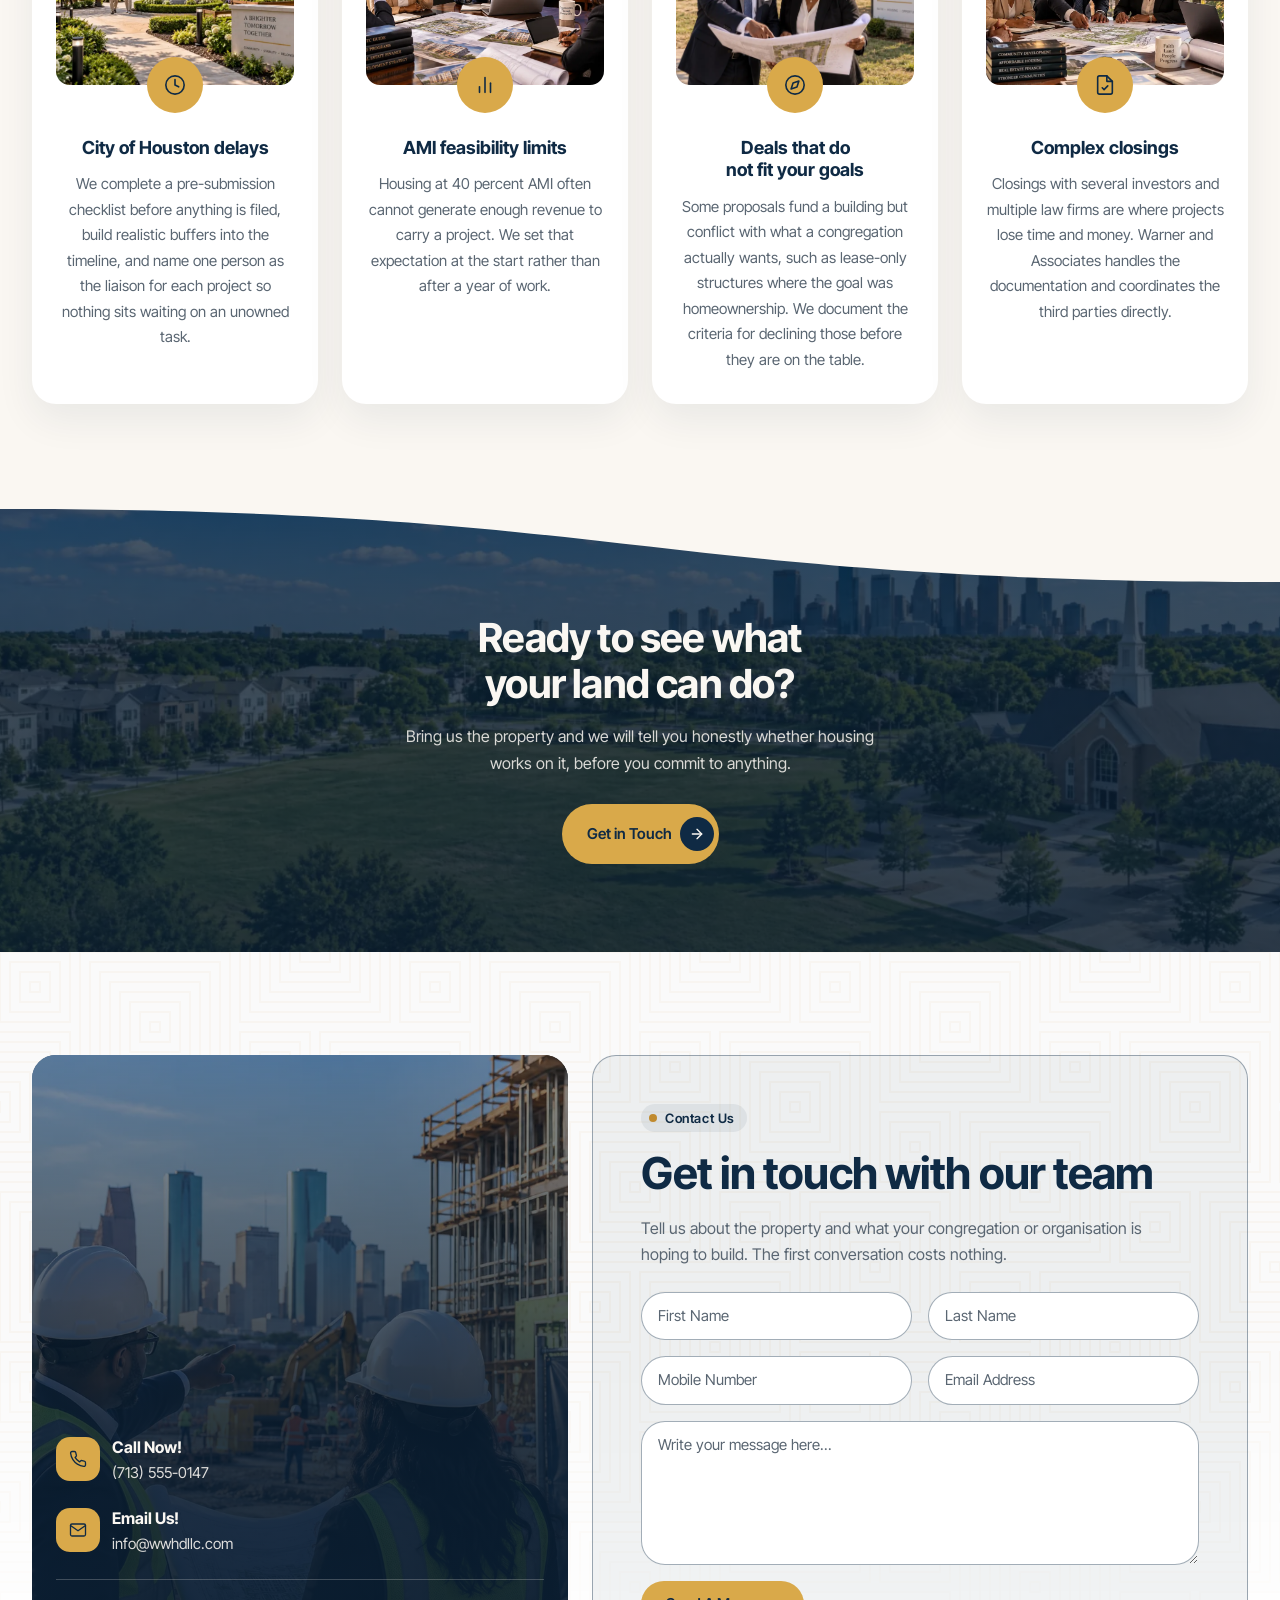
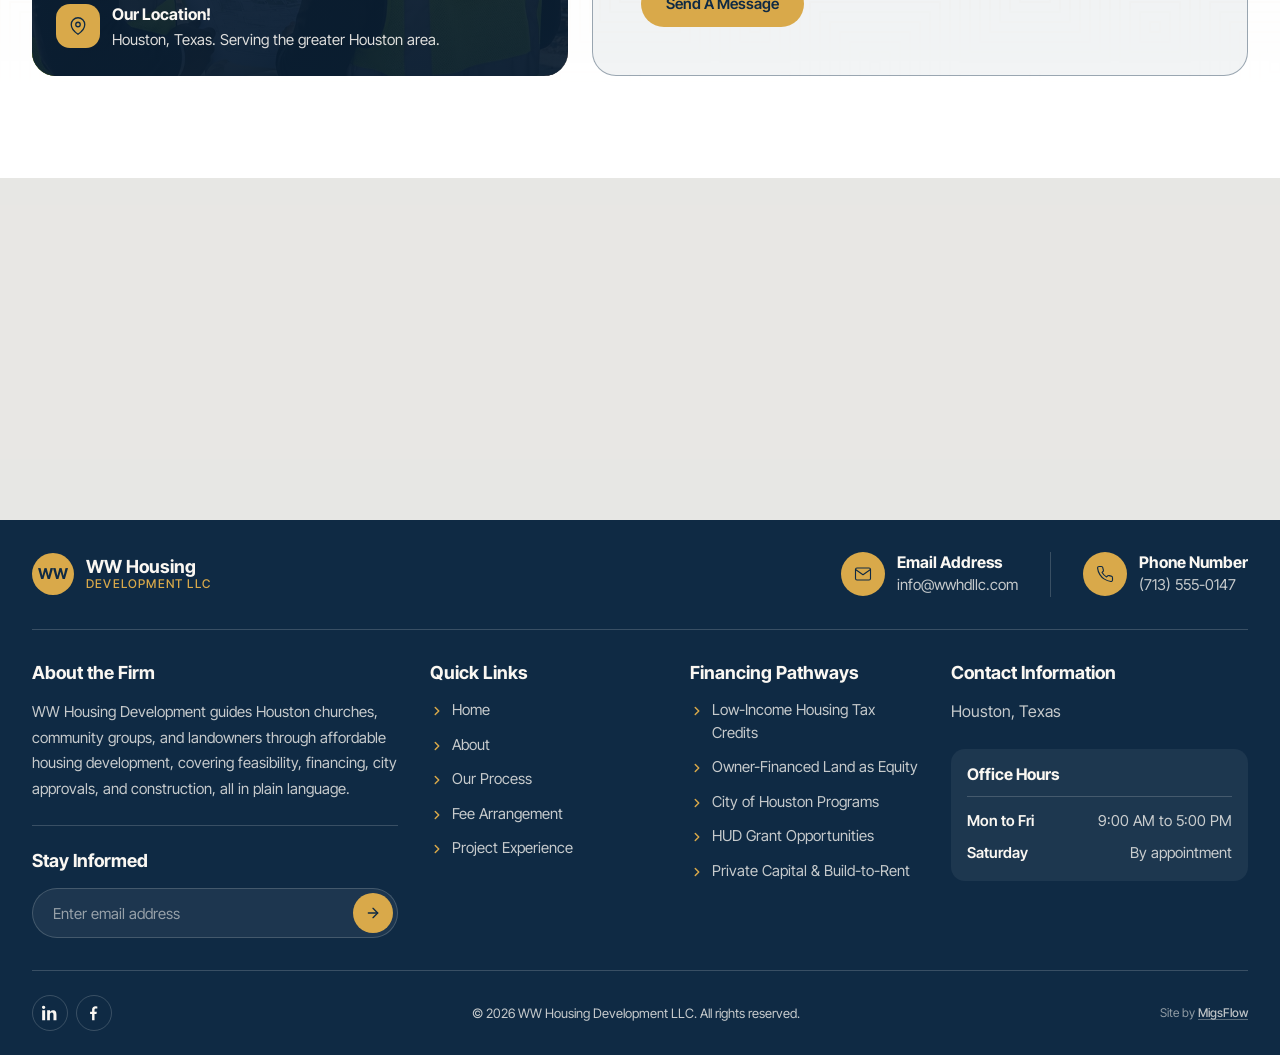
<file: html/our-process.html>
<!DOCTYPE html>
<html lang="en">
  <head>
    <meta charset="utf-8" />
    <meta name="viewport" content="width=device-width, initial-scale=1" />
    <title>Our Process | WW Housing Development LLC</title>
    <meta
      name="description"
      content="How WW Housing Development guides Houston churches and community groups through affordable housing: feasibility, financing, developer selection, City of Houston approvals, and monitoring to project close."
    />

    <!-- Not deferred on purpose: this decides whether the splash shows
         before the first paint. See the note at the top of the file. -->
    <script src="../js/splash-init.js"></script>

    <link
      rel="preload"
      href="../fonts/inter-tight-v9-latin-regular.woff2"
      as="font"
      type="font/woff2"
      crossorigin
    />
    <link
      rel="preload"
      href="../fonts/inter-tight-v9-latin-700.woff2"
      as="font"
      type="font/woff2"
      crossorigin
    />

    <link rel="stylesheet" href="../css/global.css" />
    <link rel="stylesheet" href="../css/our-process.css" />
  </head>
  <body>
    <div class="splash" role="status">
      <p class="visually-hidden">Loading</p>

      <div class="splash__inner">
        <span class="brand brand--splash">
          <span class="brand__mark" aria-hidden="true">WW</span>
          <span class="brand__text">
            <span class="brand__name">WW Housing</span>
            <span class="brand__suffix">Development LLC</span>
          </span>
        </span>

        <span class="splash__progress" aria-hidden="true">
          <span class="splash__progress-fill"></span>
        </span>
      </div>
    </div>

    <a class="skip-link" href="#main">Skip to main content</a>

    <header class="site-header">
      <!-- Utility bar: desktop only -->
      <div class="utility-bar">
        <div class="container utility-bar__inner">
          <ul class="utility-bar__contacts">
            <li class="utility-item">
              <span class="utility-item__icon" aria-hidden="true">
                <svg viewBox="0 0 24 24" fill="none" stroke="currentColor" stroke-width="1.5" stroke-linecap="round" stroke-linejoin="round">
                  <path d="M21 10c0 7-9 13-9 13s-9-6-9-13a9 9 0 0 1 18 0z" />
                  <circle cx="12" cy="10" r="3" />
                </svg>
              </span>
              <span class="utility-item__text">
                <span class="utility-item__label">Our Office</span>
                <span class="utility-item__value">Houston, Texas</span>
              </span>
            </li>

            <li class="utility-item">
              <span class="utility-item__icon" aria-hidden="true">
                <svg viewBox="0 0 24 24" fill="none" stroke="currentColor" stroke-width="1.5" stroke-linecap="round" stroke-linejoin="round">
                  <path d="M22 16.92v3a2 2 0 0 1-2.18 2 19.79 19.79 0 0 1-8.63-3.07 19.5 19.5 0 0 1-6-6A19.79 19.79 0 0 1 2.12 4.18 2 2 0 0 1 4.11 2h3a2 2 0 0 1 2 1.72 12.84 12.84 0 0 0 .7 2.81 2 2 0 0 1-.45 2.11L8.09 9.91a16 16 0 0 0 6 6l1.27-1.27a2 2 0 0 1 2.11-.45 12.84 12.84 0 0 0 2.81.7A2 2 0 0 1 22 16.92z" />
                </svg>
              </span>
              <span class="utility-item__text">
                <span class="utility-item__label">Call Us</span>
                <a class="utility-item__value" href="tel:+17135550147">(713) 555-0147</a>
              </span>
            </li>

            <li class="utility-item">
              <span class="utility-item__icon" aria-hidden="true">
                <svg viewBox="0 0 24 24" fill="none" stroke="currentColor" stroke-width="1.5" stroke-linecap="round" stroke-linejoin="round">
                  <path d="M4 4h16a2 2 0 0 1 2 2v12a2 2 0 0 1-2 2H4a2 2 0 0 1-2-2V6a2 2 0 0 1 2-2z" />
                  <polyline points="22 6 12 13 2 6" />
                </svg>
              </span>
              <span class="utility-item__text">
                <span class="utility-item__label">Email</span>
                <a class="utility-item__value" href="mailto:info@wwhdllc.com">info@wwhdllc.com</a>
              </span>
            </li>
          </ul>

          <ul class="utility-bar__social">
            <li>
              <a class="btn-icon" href="#" aria-label="WW Housing Development on LinkedIn">
                <svg viewBox="0 0 24 24" fill="currentColor" aria-hidden="true">
                  <path d="M4.98 3.5A2.5 2.5 0 1 1 2.49 1a2.5 2.5 0 0 1 2.49 2.5zM.25 8.02h4.47V23H.25zm7.5 0h4.28v2.05h.06a4.7 4.7 0 0 1 4.23-2.32c4.52 0 5.36 2.98 5.36 6.85V23h-4.47v-7.5c0-1.79-.03-4.09-2.49-4.09-2.5 0-2.88 1.95-2.88 3.96V23H7.75z" />
                </svg>
              </a>
            </li>
            <li>
              <a class="btn-icon" href="#" aria-label="WW Housing Development on Facebook">
                <svg viewBox="0 0 24 24" fill="currentColor" aria-hidden="true">
                  <path d="M15.12 5.32H17V2.14A26.11 26.11 0 0 0 14.26 2C11.2 2 9.1 3.85 9.1 7.24v2.7H6.11v3.55H9.1V23h3.68v-9.51h2.99l.45-3.55h-3.44V7.59c0-1.02.28-2.27 1.34-2.27z" />
                </svg>
              </a>
            </li>
          </ul>
        </div>
      </div>

      <!-- Main navigation bar -->
      <div class="nav-bar">
        <div class="container nav-bar__inner">
          <a class="brand" href="../index.html">
            <span class="brand__mark" aria-hidden="true">WW</span>
            <span class="brand__text">
              <span class="brand__name">WW Housing</span>
              <span class="brand__suffix">Development LLC</span>
            </span>
          </a>

          <button
            class="nav-toggle"
            type="button"
            aria-label="Open menu"
            aria-expanded="false"
            aria-controls="primary-nav"
          >
            <span class="nav-toggle__bars" aria-hidden="true">
              <span></span>
              <span></span>
              <span></span>
            </span>
          </button>

          <nav class="primary-nav" id="primary-nav" aria-label="Primary">
            <button class="nav-close" type="button" aria-label="Close menu">
              <svg viewBox="0 0 24 24" fill="none" stroke="currentColor" stroke-width="2" stroke-linecap="round" aria-hidden="true">
                <line x1="18" y1="6" x2="6" y2="18" />
                <line x1="6" y1="6" x2="18" y2="18" />
              </svg>
            </button>

            <ul class="primary-nav__list">
              <li class="primary-nav__item"><a href="../index.html">Home</a></li>
              <li class="primary-nav__item"><a href="about.html">About</a></li>
              <li class="primary-nav__item"><a href="our-process.html" aria-current="page">Our Process</a></li>
              <li class="primary-nav__item"><a href="fee-arrangement.html">Fee Arrangement</a></li>
              <li class="primary-nav__item primary-nav__item--menu" data-nav-menu>
                <span class="primary-nav__row">
                  <a href="project-experience.html">Project Experience</a>

                  <!-- Small screens only: on a pointer device the row opens on hover -->
                  <button class="primary-nav__disclosure" type="button" aria-expanded="false" aria-controls="nav-projects" data-nav-disclosure>
                    <span class="visually-hidden">Show projects</span>
                    <svg viewBox="0 0 24 24" fill="none" stroke="currentColor" stroke-width="2.5" stroke-linecap="round" stroke-linejoin="round" aria-hidden="true"><polyline points="6 9 12 15 18 9" /></svg>
                  </button>
                </span>

                <!--
                  Every entry points at the same page on purpose: there is one
                  worked example of a project detail page, not three.
                -->
                <div class="primary-nav__drawer" id="nav-projects">
                  <ul class="primary-nav__submenu">
                    <li><a href="project-detail.html">Affordable Senior Housing Community</a></li>
                    <li><a href="project-detail.html">Church Property &amp; Tax Credit Transactions</a></li>
                    <li><a href="project-detail.html">Charitable Dental Services Secured</a></li>
                  </ul>
                </div>
              </li>
            </ul>

            <a class="btn btn--accent primary-nav__cta" href="#contact">
              Schedule a Consultation
              <svg class="btn__icon" viewBox="0 0 24 24" fill="none" stroke="currentColor" stroke-width="2" stroke-linecap="round" stroke-linejoin="round" aria-hidden="true">
                <line x1="7" y1="17" x2="17" y2="7" />
                <polyline points="7 7 17 7 17 17" />
              </svg>
            </a>

            <ul class="primary-nav__contact">
              <li>
                <a href="tel:+17135550147">
                  <span class="primary-nav__contact-icon" aria-hidden="true">
                    <svg viewBox="0 0 24 24" fill="none" stroke="currentColor" stroke-width="1.5" stroke-linecap="round" stroke-linejoin="round">
                      <path d="M22 16.92v3a2 2 0 0 1-2.18 2 19.79 19.79 0 0 1-8.63-3.07 19.5 19.5 0 0 1-6-6A19.79 19.79 0 0 1 2.12 4.18 2 2 0 0 1 4.11 2h3a2 2 0 0 1 2 1.72 12.84 12.84 0 0 0 .7 2.81 2 2 0 0 1-.45 2.11L8.09 9.91a16 16 0 0 0 6 6l1.27-1.27a2 2 0 0 1 2.11-.45 12.84 12.84 0 0 0 2.81.7A2 2 0 0 1 22 16.92z" />
                    </svg>
                  </span>
                  <span class="primary-nav__contact-text">
                    <span class="primary-nav__contact-label">Call Us</span>
                    <span class="primary-nav__contact-value">(713) 555-0147</span>
                  </span>
                </a>
              </li>

              <li>
                <a href="mailto:info@wwhdllc.com">
                  <span class="primary-nav__contact-icon" aria-hidden="true">
                    <svg viewBox="0 0 24 24" fill="none" stroke="currentColor" stroke-width="1.5" stroke-linecap="round" stroke-linejoin="round">
                      <path d="M4 4h16a2 2 0 0 1 2 2v12a2 2 0 0 1-2 2H4a2 2 0 0 1-2-2V6a2 2 0 0 1 2-2z" />
                      <polyline points="22 6 12 13 2 6" />
                    </svg>
                  </span>
                  <span class="primary-nav__contact-text">
                    <span class="primary-nav__contact-label">Email</span>
                    <span class="primary-nav__contact-value">info@wwhdllc.com</span>
                  </span>
                </a>
              </li>
            </ul>
          </nav>
        </div>
      </div>

      <div class="nav-overlay"></div>
    </header>

    <main id="main">
      <section class="page-hero" aria-labelledby="process-hero-title">
        <div class="page-hero__bg" aria-hidden="true">
          <picture>
            <source media="(min-width: 48em)" srcset="../images/home/hero/hero-3.webp" type="image/webp" />
            <source media="(min-width: 48em)" srcset="../images/home/hero/hero-3.jpg" type="image/jpeg" />
            <source srcset="../images/home/hero/hero-3-m.webp" type="image/webp" />
            <img src="../images/home/hero/hero-3-m.jpg" alt="" width="800" height="1000" decoding="async" fetchpriority="high" />
          </picture>
        </div>

        <div class="container page-hero__inner">
          <p class="page-hero__eyebrow">Our Process</p>

          <h1 class="page-hero__title">
            From a first look at your land to the day residents <span class="mark-underline">move in</span>
          </h1>

          <p class="page-hero__text">
            Five stages, in plain language, with a straight answer at each one about whether the
            project still works. You will always know what happens next and who is responsible
            for it.
          </p>
        </div>
      </section>

      <section class="section stages curve-out" aria-labelledby="steps-heading">
        <div class="container">
          <header class="section-header section-header--split">
            <div>
              <p class="section-badge">
                <span class="section-badge__dot" aria-hidden="true"></span>
                How It Works
              </p>

              <h2 class="section-heading" id="steps-heading">The five stages of a project</h2>
            </div>

            <p class="section-intro">
              Every engagement runs through the same sequence. Where you join it depends on how
              far along your property already is.
            </p>
          </header>

          <ol class="steps" data-steps>
            <li class="step">
              <div class="step__marker" aria-hidden="true">
                <span class="step__num">01</span>
              </div>

              <picture class="step__media">
                <source media="(min-width: 48em)" srcset="../images/our-process/step-1.webp" type="image/webp" />
                <source media="(min-width: 48em)" srcset="../images/our-process/step-1.jpg" type="image/jpeg" />
                <source srcset="../images/our-process/step-1-m.webp" type="image/webp" />
                <img src="../images/our-process/step-1-m.jpg" alt="Advisors reviewing site plans outside a Houston church" width="720" height="540" decoding="async" loading="lazy" />
              </picture>

              <div class="step__body">
                <p class="step__label">Feasibility</p>
                <h3 class="step__title">Property and feasibility review</h3>

                <p class="step__text">We start with what you already own. Title, site constraints, and what the land can physically carry, then the economics of what could be built on it. You get a straight answer before you spend money finding one out.</p>
                <ul class="step__list">
                    <li class="check">
                      <span class="check__icon" aria-hidden="true"><svg viewBox="0 0 24 24" fill="none" stroke="currentColor" stroke-width="3.5" stroke-linecap="round" stroke-linejoin="round"><polyline points="20 6 9 17 4 12" /></svg></span>
                      Property, title, and site constraint review
                    </li>
                    <li class="check">
                      <span class="check__icon" aria-hidden="true"><svg viewBox="0 0 24 24" fill="none" stroke="currentColor" stroke-width="3.5" stroke-linecap="round" stroke-linejoin="round"><polyline points="20 6 9 17 4 12" /></svg></span>
                      AMI tier and unit mix modelled against real revenue
                    </li>
                    <li class="check">
                      <span class="check__icon" aria-hidden="true"><svg viewBox="0 0 24 24" fill="none" stroke="currentColor" stroke-width="3.5" stroke-linecap="round" stroke-linejoin="round"><polyline points="20 6 9 17 4 12" /></svg></span>
                      A written summary of what the land can support
                    </li>
                </ul>
              </div>
            </li>

            <li class="step">
              <div class="step__marker" aria-hidden="true">
                <span class="step__num">02</span>
              </div>

              <picture class="step__media">
                <source media="(min-width: 48em)" srcset="../images/our-process/step-2.webp" type="image/webp" />
                <source media="(min-width: 48em)" srcset="../images/our-process/step-2.jpg" type="image/jpeg" />
                <source srcset="../images/our-process/step-2-m.webp" type="image/webp" />
                <img src="../images/our-process/step-2-m.jpg" alt="Financing pathways presented to church leaders" width="720" height="540" decoding="async" loading="lazy" />
              </picture>

              <div class="step__body">
                <p class="step__label">Funding</p>
                <h3 class="step__title">Financing pathway identification</h3>

                <p class="step__text">There is rarely one way to fund a project, and the right route depends on who owns the land, what the congregation wants to keep, and how much risk it is willing to carry. We map the options and explain what each one costs you.</p>
                <ul class="step__list">
                    <li class="check">
                      <span class="check__icon" aria-hidden="true"><svg viewBox="0 0 24 24" fill="none" stroke="currentColor" stroke-width="3.5" stroke-linecap="round" stroke-linejoin="round"><polyline points="20 6 9 17 4 12" /></svg></span>
                      Tax credit, city, HUD, and private capital routes compared
                    </li>
                    <li class="check">
                      <span class="check__icon" aria-hidden="true"><svg viewBox="0 0 24 24" fill="none" stroke="currentColor" stroke-width="3.5" stroke-linecap="round" stroke-linejoin="round"><polyline points="20 6 9 17 4 12" /></svg></span>
                      Owner-financed land evaluated as an equity contribution
                    </li>
                    <li class="check">
                      <span class="check__icon" aria-hidden="true"><svg viewBox="0 0 24 24" fill="none" stroke="currentColor" stroke-width="3.5" stroke-linecap="round" stroke-linejoin="round"><polyline points="20 6 9 17 4 12" /></svg></span>
                      Recently released federal housing funding assessed
                    </li>
                </ul>
              </div>
            </li>

            <li class="step">
              <div class="step__marker" aria-hidden="true">
                <span class="step__num">03</span>
              </div>

              <picture class="step__media">
                <source media="(min-width: 48em)" srcset="../images/our-process/step-3.webp" type="image/webp" />
                <source media="(min-width: 48em)" srcset="../images/our-process/step-3.jpg" type="image/jpeg" />
                <source srcset="../images/our-process/step-3-m.webp" type="image/webp" />
                <img src="../images/our-process/step-3-m.jpg" alt="Church property development plans reviewed around a table" width="720" height="540" decoding="async" loading="lazy" />
              </picture>

              <div class="step__body">
                <p class="step__label">Team</p>
                <h3 class="step__title">Developer and vendor selection</h3>

                <p class="step__text">The firm does not build. We help you choose the licensed developer who will, and we read the agreement before you sign it. That is the point in a project where congregations are most often under-represented.</p>
                <ul class="step__list">
                    <li class="check">
                      <span class="check__icon" aria-hidden="true"><svg viewBox="0 0 24 24" fill="none" stroke="currentColor" stroke-width="3.5" stroke-linecap="round" stroke-linejoin="round"><polyline points="20 6 9 17 4 12" /></svg></span>
                      Developer shortlisting and vetting
                    </li>
                    <li class="check">
                      <span class="check__icon" aria-hidden="true"><svg viewBox="0 0 24 24" fill="none" stroke="currentColor" stroke-width="3.5" stroke-linecap="round" stroke-linejoin="round"><polyline points="20 6 9 17 4 12" /></svg></span>
                      Development agreement review and negotiation
                    </li>
                    <li class="check">
                      <span class="check__icon" aria-hidden="true"><svg viewBox="0 0 24 24" fill="none" stroke="currentColor" stroke-width="3.5" stroke-linecap="round" stroke-linejoin="round"><polyline points="20 6 9 17 4 12" /></svg></span>
                      Vendor and consultant selection support
                    </li>
                </ul>
              </div>
            </li>

            <li class="step">
              <div class="step__marker" aria-hidden="true">
                <span class="step__num">04</span>
              </div>

              <picture class="step__media">
                <source media="(min-width: 48em)" srcset="../images/our-process/step-4.webp" type="image/webp" />
                <source media="(min-width: 48em)" srcset="../images/our-process/step-4.jpg" type="image/jpeg" />
                <source srcset="../images/our-process/step-4-m.webp" type="image/webp" />
                <img src="../images/our-process/step-4-m.jpg" alt="Hard hats reviewing plans at a Houston construction site" width="720" height="540" decoding="async" loading="lazy" />
              </picture>

              <div class="step__body">
                <p class="step__label">Approvals</p>
                <h3 class="step__title">City of Houston submission and approvals</h3>

                <p class="step__text">Houston has its own sequence, its own timelines, and its own places where projects stall. We prepare the submission, track it, and keep one named person responsible for moving it forward.</p>
                <ul class="step__list">
                    <li class="check">
                      <span class="check__icon" aria-hidden="true"><svg viewBox="0 0 24 24" fill="none" stroke="currentColor" stroke-width="3.5" stroke-linecap="round" stroke-linejoin="round"><polyline points="20 6 9 17 4 12" /></svg></span>
                      Pre-submission checklist completed before filing
                    </li>
                    <li class="check">
                      <span class="check__icon" aria-hidden="true"><svg viewBox="0 0 24 24" fill="none" stroke="currentColor" stroke-width="3.5" stroke-linecap="round" stroke-linejoin="round"><polyline points="20 6 9 17 4 12" /></svg></span>
                      A designated city liaison for the project
                    </li>
                    <li class="check">
                      <span class="check__icon" aria-hidden="true"><svg viewBox="0 0 24 24" fill="none" stroke="currentColor" stroke-width="3.5" stroke-linecap="round" stroke-linejoin="round"><polyline points="20 6 9 17 4 12" /></svg></span>
                      Realistic timeline buffers built in from the start
                    </li>
                </ul>
              </div>
            </li>

            <li class="step">
              <div class="step__marker" aria-hidden="true">
                <span class="step__num">05</span>
              </div>

              <picture class="step__media">
                <source media="(min-width: 48em)" srcset="../images/our-process/step-5.webp" type="image/webp" />
                <source media="(min-width: 48em)" srcset="../images/our-process/step-5.jpg" type="image/jpeg" />
                <source srcset="../images/our-process/step-5-m.webp" type="image/webp" />
                <img src="../images/our-process/step-5-m.jpg" alt="Residents in the courtyard of a completed affordable housing community" width="720" height="540" decoding="async" loading="lazy" />
              </picture>

              <div class="step__body">
                <p class="step__label">Delivery</p>
                <h3 class="step__title">Monitoring through to project close</h3>

                <p class="step__text">We stay with the project after the approvals land. Construction is monitored, closings are coordinated, and the congregation keeps an advocate at the table until residents move in.</p>
                <ul class="step__list">
                    <li class="check">
                      <span class="check__icon" aria-hidden="true"><svg viewBox="0 0 24 24" fill="none" stroke="currentColor" stroke-width="3.5" stroke-linecap="round" stroke-linejoin="round"><polyline points="20 6 9 17 4 12" /></svg></span>
                      Construction progress monitored against the plan
                    </li>
                    <li class="check">
                      <span class="check__icon" aria-hidden="true"><svg viewBox="0 0 24 24" fill="none" stroke="currentColor" stroke-width="3.5" stroke-linecap="round" stroke-linejoin="round"><polyline points="20 6 9 17 4 12" /></svg></span>
                      Closing documentation and third party coordination
                    </li>
                    <li class="check">
                      <span class="check__icon" aria-hidden="true"><svg viewBox="0 0 24 24" fill="none" stroke="currentColor" stroke-width="3.5" stroke-linecap="round" stroke-linejoin="round"><polyline points="20 6 9 17 4 12" /></svg></span>
                      One point of contact through to completion
                    </li>
                </ul>
              </div>
            </li>
          </ol>
        </div>
      </section>

      <section class="section pathways curve-out" aria-labelledby="pathways-heading" data-pathways>
        <div class="container">
          <header class="section-header section-header--split">
            <div>
              <p class="section-badge">
                <span class="section-badge__dot" aria-hidden="true"></span>
                Financing
              </p>

              <h2 class="section-heading" id="pathways-heading">The routes we advise on</h2>
            </div>

            <p class="section-intro">
              Most projects use more than one of these. Which combination fits depends on your
              land, your goals, and how much risk your organisation is prepared to carry.
            </p>
          </header>

          <!--
            STAND-IN PHOTOGRAPHY. Every panel below reuses a photograph from
            elsewhere on the site so the section is not empty. Swap each
            <picture> for artwork of its own when it arrives; portrait crops
            around 3:4 sit best, since the closed panels are tall and narrow.
          -->
          <ul class="pathways__viewport" data-pathways-viewport>
            <li class="pathway pathway--featured">
              <!-- financing-structure | stand-in. Financing pathways reviewed with church leaders. -->
              <div class="pathway__media" aria-hidden="true">
                <picture>
                  <source media="(min-width: 48em)" srcset="../images/home/how-it-works/financing-structure.webp" type="image/webp" />
                  <source media="(min-width: 48em)" srcset="../images/home/how-it-works/financing-structure.jpg" type="image/jpeg" />
                  <source srcset="../images/home/how-it-works/financing-structure-m.webp" type="image/webp" />
                  <img src="../images/home/how-it-works/financing-structure-m.jpg" alt="" width="640" height="800" decoding="async" loading="lazy" />
                </picture>
              </div>

              <!-- The closed state on large screens. A second copy of the title,
                   so it is hidden from assistive tech; the panel carries the one
                   that gets announced. -->
              <span class="pathway__vert" aria-hidden="true">
                <span class="pathway__vert-icon"><svg viewBox="0 0 24 24" fill="none" stroke="currentColor" stroke-width="1.75" stroke-linecap="round" stroke-linejoin="round" aria-hidden="true"><line x1="19" y1="5" x2="5" y2="19" /><circle cx="6.5" cy="6.5" r="2.5" /><circle cx="17.5" cy="17.5" r="2.5" /></svg></span>
                <span class="pathway__vert-title">Low-Income Housing Tax Credits</span>
              </span>

              <div class="pathway__panel">
                <span class="pathway__icon" aria-hidden="true"><svg viewBox="0 0 24 24" fill="none" stroke="currentColor" stroke-width="1.75" stroke-linecap="round" stroke-linejoin="round" aria-hidden="true"><line x1="19" y1="5" x2="5" y2="19" /><circle cx="6.5" cy="6.5" r="2.5" /><circle cx="17.5" cy="17.5" r="2.5" /></svg></span>

                <h3 class="pathway__title">Low-Income Housing Tax Credits</h3>
                <p class="pathway__text">The most common route for affordable rental housing, typically structured at 60 or 80 percent of area median income.</p>

                <div class="pathway__foot">
                  <a class="link-arrow" href="#contact">
                    <span class="link-arrow__label">Ask about this</span>
                    <svg viewBox="0 0 24 24" fill="none" stroke="currentColor" stroke-width="2.5" stroke-linecap="round" stroke-linejoin="round" aria-hidden="true"><line x1="5" y1="12" x2="19" y2="12" /><polyline points="12 5 19 12 12 19" /></svg>
                  </a>
                </div>
              </div>
            </li>

            <li class="pathway">
              <!-- step-1 | stand-in. Advisors reviewing site plans outside a Houston church. -->
              <div class="pathway__media" aria-hidden="true">
                <picture>
                  <source media="(min-width: 48em)" srcset="../images/our-process/step-1.webp" type="image/webp" />
                  <source media="(min-width: 48em)" srcset="../images/our-process/step-1.jpg" type="image/jpeg" />
                  <source srcset="../images/our-process/step-1-m.webp" type="image/webp" />
                  <img src="../images/our-process/step-1-m.jpg" alt="" width="720" height="540" decoding="async" loading="lazy" />
                </picture>
              </div>

              <!-- The closed state on large screens. A second copy of the title,
                   so it is hidden from assistive tech; the panel carries the one
                   that gets announced. -->
              <span class="pathway__vert" aria-hidden="true">
                <span class="pathway__vert-icon"><svg viewBox="0 0 24 24" fill="none" stroke="currentColor" stroke-width="1.75" stroke-linecap="round" stroke-linejoin="round" aria-hidden="true"><polygon points="1 6 8 3 16 6 23 3 23 18 16 21 8 18 1 21 1 6" /><line x1="8" y1="3" x2="8" y2="18" /><line x1="16" y1="6" x2="16" y2="21" /></svg></span>
                <span class="pathway__vert-title">Owner-Financed Land as Equity</span>
              </span>

              <div class="pathway__panel">
                <span class="pathway__icon" aria-hidden="true"><svg viewBox="0 0 24 24" fill="none" stroke="currentColor" stroke-width="1.75" stroke-linecap="round" stroke-linejoin="round" aria-hidden="true"><polygon points="1 6 8 3 16 6 23 3 23 18 16 21 8 18 1 21 1 6" /><line x1="8" y1="3" x2="8" y2="18" /><line x1="16" y1="6" x2="16" y2="21" /></svg></span>

                <h3 class="pathway__title">Owner-Financed Land as Equity</h3>
                <p class="pathway__text">Your land becomes your contribution to the deal, which can reduce what the project needs to borrow and keep more control with the congregation.</p>

                <div class="pathway__foot">
                  <a class="link-arrow" href="#contact">
                    <span class="link-arrow__label">Ask about this</span>
                    <svg viewBox="0 0 24 24" fill="none" stroke="currentColor" stroke-width="2.5" stroke-linecap="round" stroke-linejoin="round" aria-hidden="true"><line x1="5" y1="12" x2="19" y2="12" /><polyline points="12 5 19 12 12 19" /></svg>
                  </a>
                </div>
              </div>
            </li>

            <li class="pathway">
              <!-- step-4 | stand-in. City of Houston submission and approvals. -->
              <div class="pathway__media" aria-hidden="true">
                <picture>
                  <source media="(min-width: 48em)" srcset="../images/our-process/step-4.webp" type="image/webp" />
                  <source media="(min-width: 48em)" srcset="../images/our-process/step-4.jpg" type="image/jpeg" />
                  <source srcset="../images/our-process/step-4-m.webp" type="image/webp" />
                  <img src="../images/our-process/step-4-m.jpg" alt="" width="720" height="540" decoding="async" loading="lazy" />
                </picture>
              </div>

              <!-- The closed state on large screens. A second copy of the title,
                   so it is hidden from assistive tech; the panel carries the one
                   that gets announced. -->
              <span class="pathway__vert" aria-hidden="true">
                <span class="pathway__vert-icon"><svg viewBox="0 0 24 24" fill="none" stroke="currentColor" stroke-width="1.75" stroke-linecap="round" stroke-linejoin="round" aria-hidden="true"><line x1="3" y1="21" x2="21" y2="21" /><line x1="5" y1="21" x2="5" y2="10" /><line x1="19" y1="21" x2="19" y2="10" /><line x1="10" y1="21" x2="10" y2="10" /><line x1="14" y1="21" x2="14" y2="10" /><polyline points="2 10 12 3 22 10" /></svg></span>
                <span class="pathway__vert-title">City of Houston Programs</span>
              </span>

              <div class="pathway__panel">
                <span class="pathway__icon" aria-hidden="true"><svg viewBox="0 0 24 24" fill="none" stroke="currentColor" stroke-width="1.75" stroke-linecap="round" stroke-linejoin="round" aria-hidden="true"><line x1="3" y1="21" x2="21" y2="21" /><line x1="5" y1="21" x2="5" y2="10" /><line x1="19" y1="21" x2="19" y2="10" /><line x1="10" y1="21" x2="10" y2="10" /><line x1="14" y1="21" x2="14" y2="10" /><polyline points="2 10 12 3 22 10" /></svg></span>

                <h3 class="pathway__title">City of Houston Programs</h3>
                <p class="pathway__text">Local programmes and incentives, including the sequencing and paperwork that decide whether an application moves or sits.</p>

                <div class="pathway__foot">
                  <a class="link-arrow" href="#contact">
                    <span class="link-arrow__label">Ask about this</span>
                    <svg viewBox="0 0 24 24" fill="none" stroke="currentColor" stroke-width="2.5" stroke-linecap="round" stroke-linejoin="round" aria-hidden="true"><line x1="5" y1="12" x2="19" y2="12" /><polyline points="12 5 19 12 12 19" /></svg>
                  </a>
                </div>
              </div>
            </li>

            <li class="pathway">
              <!-- step-3 | stand-in. Church property development plans reviewed around a table. -->
              <div class="pathway__media" aria-hidden="true">
                <picture>
                  <source media="(min-width: 48em)" srcset="../images/our-process/step-3.webp" type="image/webp" />
                  <source media="(min-width: 48em)" srcset="../images/our-process/step-3.jpg" type="image/jpeg" />
                  <source srcset="../images/our-process/step-3-m.webp" type="image/webp" />
                  <img src="../images/our-process/step-3-m.jpg" alt="" width="720" height="540" decoding="async" loading="lazy" />
                </picture>
              </div>

              <!-- The closed state on large screens. A second copy of the title,
                   so it is hidden from assistive tech; the panel carries the one
                   that gets announced. -->
              <span class="pathway__vert" aria-hidden="true">
                <span class="pathway__vert-icon"><svg viewBox="0 0 24 24" fill="none" stroke="currentColor" stroke-width="1.75" stroke-linecap="round" stroke-linejoin="round" aria-hidden="true"><circle cx="12" cy="8" r="6" /><polyline points="8.21 13.89 7 23 12 20 17 23 15.79 13.88" /></svg></span>
                <span class="pathway__vert-title">HUD Grant Opportunities</span>
              </span>

              <div class="pathway__panel">
                <span class="pathway__icon" aria-hidden="true"><svg viewBox="0 0 24 24" fill="none" stroke="currentColor" stroke-width="1.75" stroke-linecap="round" stroke-linejoin="round" aria-hidden="true"><circle cx="12" cy="8" r="6" /><polyline points="8.21 13.89 7 23 12 20 17 23 15.79 13.88" /></svg></span>

                <h3 class="pathway__title">HUD Grant Opportunities</h3>
                <p class="pathway__text">Federal grant routes assessed against what your site and your timeline can realistically meet.</p>

                <div class="pathway__foot">
                  <a class="link-arrow" href="#contact">
                    <span class="link-arrow__label">Ask about this</span>
                    <svg viewBox="0 0 24 24" fill="none" stroke="currentColor" stroke-width="2.5" stroke-linecap="round" stroke-linejoin="round" aria-hidden="true"><line x1="5" y1="12" x2="19" y2="12" /><polyline points="12 5 19 12 12 19" /></svg>
                  </a>
                </div>
              </div>
            </li>

            <li class="pathway">
              <!-- project-2 | stand-in. Advisors reviewing a church property development plan. -->
              <div class="pathway__media" aria-hidden="true">
                <picture>
                  <source media="(min-width: 48em)" srcset="../images/home/project-experience/project-2.webp" type="image/webp" />
                  <source media="(min-width: 48em)" srcset="../images/home/project-experience/project-2.jpg" type="image/jpeg" />
                  <source srcset="../images/home/project-experience/project-2-m.webp" type="image/webp" />
                  <img src="../images/home/project-experience/project-2-m.jpg" alt="" width="720" height="540" decoding="async" loading="lazy" />
                </picture>
              </div>

              <!-- The closed state on large screens. A second copy of the title,
                   so it is hidden from assistive tech; the panel carries the one
                   that gets announced. -->
              <span class="pathway__vert" aria-hidden="true">
                <span class="pathway__vert-icon"><svg viewBox="0 0 24 24" fill="none" stroke="currentColor" stroke-width="1.75" stroke-linecap="round" stroke-linejoin="round" aria-hidden="true"><polyline points="23 6 13.5 15.5 8.5 10.5 1 18" /><polyline points="17 6 23 6 23 12" /></svg></span>
                <span class="pathway__vert-title">Private Capital and Build-to-Rent</span>
              </span>

              <div class="pathway__panel">
                <span class="pathway__icon" aria-hidden="true"><svg viewBox="0 0 24 24" fill="none" stroke="currentColor" stroke-width="1.75" stroke-linecap="round" stroke-linejoin="round" aria-hidden="true"><polyline points="23 6 13.5 15.5 8.5 10.5 1 18" /><polyline points="17 6 23 6 23 12" /></svg></span>

                <h3 class="pathway__title">Private Capital and Build-to-Rent</h3>
                <p class="pathway__text">Evaluated case by case. We look at whether the structure actually aligns with what the congregation wants, not only whether it funds.</p>

                <div class="pathway__foot">
                  <a class="link-arrow" href="#contact">
                    <span class="link-arrow__label">Ask about this</span>
                    <svg viewBox="0 0 24 24" fill="none" stroke="currentColor" stroke-width="2.5" stroke-linecap="round" stroke-linejoin="round" aria-hidden="true"><line x1="5" y1="12" x2="19" y2="12" /><polyline points="12 5 19 12 12 19" /></svg>
                  </a>
                </div>
              </div>
            </li>

            <li class="pathway">
              <!-- step-5 | stand-in. Residents in the courtyard of a completed community. -->
              <div class="pathway__media" aria-hidden="true">
                <picture>
                  <source media="(min-width: 48em)" srcset="../images/our-process/step-5.webp" type="image/webp" />
                  <source media="(min-width: 48em)" srcset="../images/our-process/step-5.jpg" type="image/jpeg" />
                  <source srcset="../images/our-process/step-5-m.webp" type="image/webp" />
                  <img src="../images/our-process/step-5-m.jpg" alt="" width="720" height="540" decoding="async" loading="lazy" />
                </picture>
              </div>

              <!-- The closed state on large screens. A second copy of the title,
                   so it is hidden from assistive tech; the panel carries the one
                   that gets announced. -->
              <span class="pathway__vert" aria-hidden="true">
                <span class="pathway__vert-icon"><svg viewBox="0 0 24 24" fill="none" stroke="currentColor" stroke-width="1.75" stroke-linecap="round" stroke-linejoin="round" aria-hidden="true"><path d="M3 9l9-7 9 7v11a2 2 0 0 1-2 2H5a2 2 0 0 1-2-2z" /><polyline points="9 22 9 12 15 12 15 22" /></svg></span>
                <span class="pathway__vert-title">Land Sale with Participation</span>
              </span>

              <div class="pathway__panel">
                <span class="pathway__icon" aria-hidden="true"><svg viewBox="0 0 24 24" fill="none" stroke="currentColor" stroke-width="1.75" stroke-linecap="round" stroke-linejoin="round" aria-hidden="true"><path d="M3 9l9-7 9 7v11a2 2 0 0 1-2 2H5a2 2 0 0 1-2-2z" /><polyline points="9 22 9 12 15 12 15 22" /></svg></span>

                <h3 class="pathway__title">Land Sale with Participation</h3>
                <p class="pathway__text">Selling the land while keeping a share of the project upside, for congregations that would rather not carry development risk.</p>

                <div class="pathway__foot">
                  <a class="link-arrow" href="#contact">
                    <span class="link-arrow__label">Ask about this</span>
                    <svg viewBox="0 0 24 24" fill="none" stroke="currentColor" stroke-width="2.5" stroke-linecap="round" stroke-linejoin="round" aria-hidden="true"><line x1="5" y1="12" x2="19" y2="12" /><polyline points="12 5 19 12 12 19" /></svg>
                  </a>
                </div>
              </div>
            </li>
          </ul>

          <!--
            Carousel controls. Below 64em only, and revealed by
            js/our-process.js — without it the arrows and dots would be
            furniture that does nothing, while the swipe carries on working.
          -->
          <div class="pathways__controls">
            <p class="pathways__hint">Swipe or tap the arrows to see every route</p>

            <div class="pathways__nav">
              <button class="pathways__arrow" type="button" data-pathways-prev aria-label="Previous financing route">
                <svg viewBox="0 0 24 24" fill="none" stroke="currentColor" stroke-width="2.5" stroke-linecap="round" stroke-linejoin="round" aria-hidden="true"><polyline points="15 18 9 12 15 6" /></svg>
              </button>

              <div class="pathways__dots" data-pathways-dots></div>

              <button class="pathways__arrow" type="button" data-pathways-next aria-label="Next financing route">
                <svg viewBox="0 0 24 24" fill="none" stroke="currentColor" stroke-width="2.5" stroke-linecap="round" stroke-linejoin="round" aria-hidden="true"><polyline points="9 18 15 12 9 6" /></svg>
              </button>
            </div>
          </div>

          <div class="callout">
            <div class="callout__bg" aria-hidden="true">
              <picture>
                <source media="(min-width: 48em)" srcset="../images/our-process/callout-bg.webp" type="image/webp" />
                <source media="(min-width: 48em)" srcset="../images/our-process/callout-bg.jpg" type="image/jpeg" />
                <source srcset="../images/our-process/callout-bg-m.webp" type="image/webp" />
                <img src="../images/our-process/callout-bg-m.jpg" alt="" width="800" height="780" decoding="async" loading="lazy" />
              </picture>
            </div>

            <span class="callout__icon" aria-hidden="true">
              <svg viewBox="0 0 24 24" fill="none" stroke="currentColor" stroke-width="1.75" stroke-linecap="round" stroke-linejoin="round"><path d="M12 3v18" /><path d="M5 7h14" /><path d="m5 7-3 7h6l-3-7z" /><path d="m19 7-3 7h6l-3-7z" /><path d="M8 21h8" /></svg>
            </span>

            <div class="callout__body">
              <p class="callout__eyebrow">Straight answers</p>

              <h3 class="callout__title">When the numbers do not work</h3>

              <p class="callout__text">
                Not every site can carry housing, and not every affordability target can be
                funded. If that is true of your property, we will say so early and explain why,
                rather than letting you spend a year discovering it.
              </p>

              <a class="link-arrow callout__link" href="#contact">
                <span class="link-arrow__label">Talk it through</span>
                <svg viewBox="0 0 24 24" fill="none" stroke="currentColor" stroke-width="2.5" stroke-linecap="round" stroke-linejoin="round" aria-hidden="true"><line x1="5" y1="12" x2="19" y2="12" /><polyline points="12 5 19 12 12 19" /></svg>
              </a>
            </div>
          </div>
        </div>
      </section>

      <section class="section guards curve-out" aria-labelledby="guards-heading">
        <div class="container">
          <header class="section-header section-header--split">
            <div>
              <p class="section-badge">
                <span class="section-badge__dot" aria-hidden="true"></span>
                Risk
              </p>

              <h2 class="section-heading" id="guards-heading">What we plan for in advance</h2>
            </div>

            <p class="section-intro">
              These are the four places Houston projects most often lose time or money. Each one
              has a plan attached to it before the work starts.
            </p>
          </header>

          <!--
            STAND-IN PHOTOGRAPHY, as in the pathways above: each card reuses a
            photograph from elsewhere on the site. Swap the <picture> blocks for
            artwork of their own when it arrives.
          -->
          <ul class="guards__grid">
            <li class="guard">
              <!-- project-1 | stand-in. Advisors outside a Houston church property. -->
              <div class="guard__media" aria-hidden="true">
                <picture>
                  <source media="(min-width: 48em)" srcset="../images/home/project-experience/project-1.webp" type="image/webp" />
                  <source media="(min-width: 48em)" srcset="../images/home/project-experience/project-1.jpg" type="image/jpeg" />
                  <source srcset="../images/home/project-experience/project-1-m.webp" type="image/webp" />
                  <img src="../images/home/project-experience/project-1-m.jpg" alt="" width="720" height="540" decoding="async" loading="lazy" />
                </picture>
              </div>

              <span class="guard__icon" aria-hidden="true">
                <svg viewBox="0 0 24 24" fill="none" stroke="currentColor" stroke-width="1.75" stroke-linecap="round" stroke-linejoin="round"><circle cx="12" cy="12" r="10" /><polyline points="12 6 12 12 16 14" /></svg>
              </span>

              <h3 class="guard__title">City of Houston delays</h3>
              <p class="guard__text">We complete a pre-submission checklist before anything is filed, build realistic buffers into the timeline, and name one person as the liaison for each project so nothing sits waiting on an unowned task.</p>
            </li>

            <li class="guard">
              <!-- step-2 | stand-in. Financing pathways presented to church leaders. -->
              <div class="guard__media" aria-hidden="true">
                <picture>
                  <source media="(min-width: 48em)" srcset="../images/our-process/step-2.webp" type="image/webp" />
                  <source media="(min-width: 48em)" srcset="../images/our-process/step-2.jpg" type="image/jpeg" />
                  <source srcset="../images/our-process/step-2-m.webp" type="image/webp" />
                  <img src="../images/our-process/step-2-m.jpg" alt="" width="720" height="540" decoding="async" loading="lazy" />
                </picture>
              </div>

              <span class="guard__icon" aria-hidden="true">
                <svg viewBox="0 0 24 24" fill="none" stroke="currentColor" stroke-width="1.75" stroke-linecap="round" stroke-linejoin="round"><line x1="18" y1="20" x2="18" y2="10" /><line x1="12" y1="20" x2="12" y2="4" /><line x1="6" y1="20" x2="6" y2="14" /></svg>
              </span>

              <h3 class="guard__title">AMI feasibility limits</h3>
              <p class="guard__text">Housing at 40 percent AMI often cannot generate enough revenue to carry a project. We set that expectation at the start rather than after a year of work.</p>
            </li>

            <li class="guard">
              <!-- about-firm | stand-in. The firm at work with a congregation. -->
              <div class="guard__media" aria-hidden="true">
                <picture>
                  <source media="(min-width: 48em)" srcset="../images/home/about/about-firm.webp" type="image/webp" />
                  <source media="(min-width: 48em)" srcset="../images/home/about/about-firm.jpg" type="image/jpeg" />
                  <source srcset="../images/home/about/about-firm-m.webp" type="image/webp" />
                  <img src="../images/home/about/about-firm-m.jpg" alt="" width="720" height="900" decoding="async" loading="lazy" />
                </picture>
              </div>

              <span class="guard__icon" aria-hidden="true">
                <svg viewBox="0 0 24 24" fill="none" stroke="currentColor" stroke-width="1.75" stroke-linecap="round" stroke-linejoin="round"><circle cx="12" cy="12" r="10" /><polygon points="16.24 7.76 14.12 14.12 7.76 16.24 9.88 9.88 16.24 7.76" /></svg>
              </span>

              <h3 class="guard__title">Deals that do not fit your goals</h3>
              <p class="guard__text">Some proposals fund a building but conflict with what a congregation actually wants, such as lease-only structures where the goal was homeownership. We document the criteria for declining those before they are on the table.</p>
            </li>

            <li class="guard">
              <!-- hero-2 | stand-in. Advisors and church leaders around plans and documents. -->
              <div class="guard__media" aria-hidden="true">
                <picture>
                  <source media="(min-width: 48em)" srcset="../images/home/hero/hero-2.webp" type="image/webp" />
                  <source media="(min-width: 48em)" srcset="../images/home/hero/hero-2.jpg" type="image/jpeg" />
                  <source srcset="../images/home/hero/hero-2-m.webp" type="image/webp" />
                  <img src="../images/home/hero/hero-2-m.jpg" alt="" width="800" height="1000" decoding="async" loading="lazy" />
                </picture>
              </div>

              <span class="guard__icon" aria-hidden="true">
                <svg viewBox="0 0 24 24" fill="none" stroke="currentColor" stroke-width="1.75" stroke-linecap="round" stroke-linejoin="round"><path d="M14 2H6a2 2 0 0 0-2 2v16a2 2 0 0 0 2 2h12a2 2 0 0 0 2-2V8z" /><polyline points="14 2 14 8 20 8" /><polyline points="9 15 11 17 15 13" /></svg>
              </span>

              <h3 class="guard__title">Complex closings</h3>
              <p class="guard__text">Closings with several investors and multiple law firms are where projects lose time and money. Warner and Associates handles the documentation and coordinates the third parties directly.</p>
            </li>
          </ul>
        </div>
      </section>

      <section class="cta" aria-labelledby="cta-heading">
        <!--
          images/home/cta/
            cta-bg.webp + .jpg     1600x533 (desktop, min-width 48em)
            cta-bg-m.webp + .jpg    800x680 (mobile)
          Both softened before encoding — the scrim below sits at 74-84%, so
          the fine detail was not visible and was not earning its bytes.
        -->
        <div class="cta__bg" aria-hidden="true">
          <picture>
            <source media="(min-width: 48em)" srcset="../images/home/cta/cta-bg.webp" type="image/webp" />
            <source media="(min-width: 48em)" srcset="../images/home/cta/cta-bg.jpg" type="image/jpeg" />
            <source srcset="../images/home/cta/cta-bg-m.webp" type="image/webp" />
            <img src="../images/home/cta/cta-bg-m.jpg" alt="" width="800" height="680" decoding="async" loading="lazy" />
          </picture>
        </div>

        <div class="container cta__inner">
          <h2 class="cta__heading" id="cta-heading">Ready to see what your land can do?</h2>

          <p class="cta__text">
            Bring us the property and we will tell you honestly whether housing works on it, before you commit to anything.
          </p>

          <div class="cta__actions">
            <a class="btn btn--accent btn--with-badge" href="#contact">
              Get in Touch
              <span class="btn__badge" aria-hidden="true">
                <svg viewBox="0 0 24 24" fill="none" stroke="currentColor" stroke-width="2" stroke-linecap="round" stroke-linejoin="round">
                  <line x1="5" y1="12" x2="19" y2="12" />
                  <polyline points="12 5 19 12 12 19" />
                </svg>
              </span>
            </a>
          </div>
        </div>
      </section>

      <section class="section contact" id="contact" aria-labelledby="contact-heading">
        <div class="section-texture" aria-hidden="true"></div>

        <div class="container contact__grid">
          <div class="contact__aside">
            <picture class="contact__aside-photo" aria-hidden="true">
              <source media="(min-width: 48em)" srcset="../images/home/how-it-works/approvals-builds.webp" type="image/webp" />
              <source media="(min-width: 48em)" srcset="../images/home/how-it-works/approvals-builds.jpg" type="image/jpeg" />
              <source srcset="../images/home/how-it-works/approvals-builds-m.webp" type="image/webp" />
              <img src="../images/home/how-it-works/approvals-builds-m.jpg" alt="" width="640" height="800" decoding="async" loading="lazy" />
            </picture>

            <div class="contact__aside-content">
              <ul class="contact__points">
                <li class="contact__point">
                  <span class="contact__point-icon" aria-hidden="true">
                    <svg viewBox="0 0 24 24" fill="none" stroke="currentColor" stroke-width="1.75" stroke-linecap="round" stroke-linejoin="round"><path d="M22 16.92v3a2 2 0 0 1-2.18 2 19.79 19.79 0 0 1-8.63-3.07 19.5 19.5 0 0 1-6-6A19.79 19.79 0 0 1 2.12 4.18 2 2 0 0 1 4.11 2h3a2 2 0 0 1 2 1.72 12.84 12.84 0 0 0 .7 2.81 2 2 0 0 1-.45 2.11L8.09 9.91a16 16 0 0 0 6 6l1.27-1.27a2 2 0 0 1 2.11-.45 12.84 12.84 0 0 0 2.81.7A2 2 0 0 1 22 16.92z" /></svg>
                  </span>
                  <span>
                    <span class="contact__point-label">Call Now!</span>
                    <a class="contact__point-value" href="tel:+17135550147">(713) 555-0147</a>
                  </span>
                </li>

                <li class="contact__point">
                  <span class="contact__point-icon" aria-hidden="true">
                    <svg viewBox="0 0 24 24" fill="none" stroke="currentColor" stroke-width="1.75" stroke-linecap="round" stroke-linejoin="round"><path d="M4 4h16a2 2 0 0 1 2 2v12a2 2 0 0 1-2 2H4a2 2 0 0 1-2-2V6a2 2 0 0 1 2-2z" /><polyline points="22 6 12 13 2 6" /></svg>
                  </span>
                  <span>
                    <span class="contact__point-label">Email Us!</span>
                    <a class="contact__point-value" href="mailto:info@wwhdllc.com">info@wwhdllc.com</a>
                  </span>
                </li>
              </ul>

              <div class="contact__point contact__location">
                <span class="contact__point-icon" aria-hidden="true">
                  <svg viewBox="0 0 24 24" fill="none" stroke="currentColor" stroke-width="1.75" stroke-linecap="round" stroke-linejoin="round"><path d="M21 10c0 7-9 13-9 13s-9-6-9-13a9 9 0 0 1 18 0z" /><circle cx="12" cy="10" r="3" /></svg>
                </span>
                <span>
                  <span class="contact__point-label">Our Location!</span>
                  <span class="contact__point-value">Houston, Texas. Serving the greater Houston area.</span>
                </span>
              </div>
            </div>
          </div>

          <div class="contact__panel">
            <header class="section-header section-header--start">
              <p class="section-badge">
                <span class="section-badge__dot" aria-hidden="true"></span>
                Contact Us
              </p>

              <h2 class="section-heading" id="contact-heading">Get in touch with our team</h2>

              <p class="section-intro">
                Tell us about the property and what your congregation or organisation is hoping
                to build. The first conversation costs nothing.
              </p>
            </header>

            <!--
              NO FORM HANDLER YET. action="#" discards the submission. Point this
              at a real endpoint before launch or the form silently loses enquiries.
            -->
            <!--
              TO WIRE: replace YOUR_FORM_ID with the Formspree form id from the
              firm's account. Until then the form posts nowhere. The honeypot
              below is Formspree's: real people never see it, bots fill it in,
              and those submissions are dropped.
            -->
            <form class="form contact__form" action="https://formspree.io/f/YOUR_FORM_ID" method="post">
              <input type="hidden" name="_subject" value="Enquiry from wwhdllc.com" />
              <input class="visually-hidden" type="text" name="_gotcha" tabindex="-1" autocomplete="off" aria-hidden="true" />

              <div class="field">
                <label class="field__label visually-hidden" for="contact-first">First name</label>
                <input id="contact-first" name="first-name" type="text" autocomplete="given-name" placeholder="First Name" required />
              </div>

              <div class="field">
                <label class="field__label visually-hidden" for="contact-last">Last name</label>
                <input id="contact-last" name="last-name" type="text" autocomplete="family-name" placeholder="Last Name" />
              </div>

              <div class="field">
                <label class="field__label visually-hidden" for="contact-phone">Mobile number</label>
                <input id="contact-phone" name="phone" type="tel" autocomplete="tel" placeholder="Mobile Number" />
              </div>

              <div class="field">
                <label class="field__label visually-hidden" for="contact-email">Email address</label>
                <input id="contact-email" name="email" type="email" autocomplete="email" placeholder="Email Address" required />
              </div>

              <div class="field field--wide">
                <label class="field__label visually-hidden" for="contact-message">Message</label>
                <textarea id="contact-message" name="message" placeholder="Write your message here..." required></textarea>
              </div>

              <div class="form__actions">
                <button class="btn btn--accent" type="submit">Send A Message</button>
              </div>
            </form>
          </div>
        </div>
      </section>

      <section class="map" aria-label="Map of the Houston area we serve">
        <!--
          PROJECT EXCEPTION (handbook §6): third-party embed.
          Keyless Google Maps embed centred on Houston, lazy-loaded so it never
          blocks first paint. When the firm has a street address, swap the q=
          value for it.
        -->
        <iframe
          class="map__frame"
          src="https://maps.google.com/maps?q=Houston,+TX&amp;z=10&amp;output=embed"
          title="Map of Houston, Texas"
          loading="lazy"
          referrerpolicy="no-referrer-when-downgrade"
          allowfullscreen
        ></iframe>
      </section>
    </main>

    <footer class="site-footer">
      <div class="container">
        <div class="site-footer__top">
          <a class="brand" href="../index.html">
            <span class="brand__mark" aria-hidden="true">WW</span>
            <span class="brand__text">
              <span class="brand__name">WW Housing</span>
              <span class="brand__suffix">Development LLC</span>
            </span>
          </a>

          <ul class="site-footer__contact">
            <li>
              <a href="mailto:info@wwhdllc.com">
                <span class="site-footer__contact-icon"><svg viewBox="0 0 24 24" fill="none" stroke="currentColor" stroke-width="1.5" stroke-linecap="round" stroke-linejoin="round" aria-hidden="true"><path d="M4 4h16a2 2 0 0 1 2 2v12a2 2 0 0 1-2 2H4a2 2 0 0 1-2-2V6a2 2 0 0 1 2-2z" /><polyline points="22 6 12 13 2 6" /></svg></span>
                <span>
                  <span class="site-footer__contact-label">Email Address</span>
                  <span class="site-footer__contact-value">info@wwhdllc.com</span>
                </span>
              </a>
            </li>
            <li>
              <a href="tel:+17135550147">
                <span class="site-footer__contact-icon"><svg viewBox="0 0 24 24" fill="none" stroke="currentColor" stroke-width="1.5" stroke-linecap="round" stroke-linejoin="round" aria-hidden="true"><path d="M22 16.92v3a2 2 0 0 1-2.18 2 19.79 19.79 0 0 1-8.63-3.07 19.5 19.5 0 0 1-6-6A19.79 19.79 0 0 1 2.12 4.18 2 2 0 0 1 4.11 2h3a2 2 0 0 1 2 1.72 12.84 12.84 0 0 0 .7 2.81 2 2 0 0 1-.45 2.11L8.09 9.91a16 16 0 0 0 6 6l1.27-1.27a2 2 0 0 1 2.11-.45 12.84 12.84 0 0 0 2.81.7A2 2 0 0 1 22 16.92z" /></svg></span>
                <span>
                  <span class="site-footer__contact-label">Phone Number</span>
                  <span class="site-footer__contact-value">(713) 555-0147</span>
                </span>
              </a>
            </li>
          </ul>
        </div>

        <div class="site-footer__main">
          <div class="site-footer__about">
            <h2 class="site-footer__heading">About the Firm</h2>
            <p>
              WW Housing Development guides Houston churches, community groups, and landowners
              through affordable housing development, covering feasibility, financing, city approvals, and construction, all in plain language.
            </p>

            <div class="site-footer__newsletter">
              <h3 class="site-footer__heading">Stay Informed</h3>
              <!-- NO HANDLER YET — see the note on the contact form above. -->
              <!--
                STILL UNWIRED. A newsletter signup belongs with a mailing
                list provider (Mailchimp, Buttondown, ConvertKit), not with
                Formspree — the provider handles consent, unsubscribes and
                the sending. Point action= at their form endpoint.
              -->
              <form class="newsletter" action="#" method="post">
                <label class="visually-hidden" for="newsletter-email">Email address</label>
                <input id="newsletter-email" name="email" type="email" autocomplete="email" placeholder="Enter email address" required />
                <button class="newsletter__submit" type="submit" aria-label="Subscribe to updates">
                  <svg viewBox="0 0 24 24" fill="none" stroke="currentColor" stroke-width="2" stroke-linecap="round" stroke-linejoin="round" aria-hidden="true">
                    <line x1="5" y1="12" x2="19" y2="12" />
                    <polyline points="12 5 19 12 12 19" />
                  </svg>
                </button>
              </form>
            </div>
          </div>

          <nav aria-labelledby="footer-quick-links">
            <h2 class="site-footer__heading" id="footer-quick-links">Quick Links</h2>
            <ul class="site-footer__list">
                <li><svg viewBox="0 0 24 24" fill="none" stroke="currentColor" stroke-width="2.5" stroke-linecap="round" stroke-linejoin="round" aria-hidden="true"><polyline points="9 18 15 12 9 6" /></svg><a href="../index.html">Home</a></li>
                <li><svg viewBox="0 0 24 24" fill="none" stroke="currentColor" stroke-width="2.5" stroke-linecap="round" stroke-linejoin="round" aria-hidden="true"><polyline points="9 18 15 12 9 6" /></svg><a href="about.html">About</a></li>
                <li><svg viewBox="0 0 24 24" fill="none" stroke="currentColor" stroke-width="2.5" stroke-linecap="round" stroke-linejoin="round" aria-hidden="true"><polyline points="9 18 15 12 9 6" /></svg><a href="our-process.html">Our Process</a></li>
                <li><svg viewBox="0 0 24 24" fill="none" stroke="currentColor" stroke-width="2.5" stroke-linecap="round" stroke-linejoin="round" aria-hidden="true"><polyline points="9 18 15 12 9 6" /></svg><a href="fee-arrangement.html">Fee Arrangement</a></li>
                <li><svg viewBox="0 0 24 24" fill="none" stroke="currentColor" stroke-width="2.5" stroke-linecap="round" stroke-linejoin="round" aria-hidden="true"><polyline points="9 18 15 12 9 6" /></svg><a href="project-experience.html">Project Experience</a></li>
            </ul>
          </nav>

          <div>
            <h2 class="site-footer__heading">Financing Pathways</h2>
            <ul class="site-footer__list">
                <li><svg viewBox="0 0 24 24" fill="none" stroke="currentColor" stroke-width="2.5" stroke-linecap="round" stroke-linejoin="round" aria-hidden="true"><polyline points="9 18 15 12 9 6" /></svg>Low-Income Housing Tax Credits</li>
                <li><svg viewBox="0 0 24 24" fill="none" stroke="currentColor" stroke-width="2.5" stroke-linecap="round" stroke-linejoin="round" aria-hidden="true"><polyline points="9 18 15 12 9 6" /></svg>Owner-Financed Land as Equity</li>
                <li><svg viewBox="0 0 24 24" fill="none" stroke="currentColor" stroke-width="2.5" stroke-linecap="round" stroke-linejoin="round" aria-hidden="true"><polyline points="9 18 15 12 9 6" /></svg>City of Houston Programs</li>
                <li><svg viewBox="0 0 24 24" fill="none" stroke="currentColor" stroke-width="2.5" stroke-linecap="round" stroke-linejoin="round" aria-hidden="true"><polyline points="9 18 15 12 9 6" /></svg>HUD Grant Opportunities</li>
                <li><svg viewBox="0 0 24 24" fill="none" stroke="currentColor" stroke-width="2.5" stroke-linecap="round" stroke-linejoin="round" aria-hidden="true"><polyline points="9 18 15 12 9 6" /></svg>Private Capital &amp; Build-to-Rent</li>
            </ul>
          </div>

          <div>
            <h2 class="site-footer__heading">Contact Information</h2>
            <p>Houston, Texas</p>

            <!-- PLACEHOLDER HOURS — confirm with the principals before launch. -->
            <div class="site-footer__hours">
              <h3>Office Hours</h3>
              <ul>
                <li>
                  <span class="site-footer__hours-day">Mon to Fri</span>
                  <span>9:00 AM to 5:00 PM</span>
                </li>
                <li>
                  <span class="site-footer__hours-day">Saturday</span>
                  <span>By appointment</span>
                </li>
              </ul>
            </div>
          </div>
        </div>

        <div class="site-footer__bottom">
          <ul class="site-footer__social">
            <li>
              <a class="btn-icon btn-icon--on-dark" href="#" aria-label="WW Housing Development on LinkedIn"><svg viewBox="0 0 24 24" fill="currentColor" aria-hidden="true"><path d="M4.98 3.5A2.5 2.5 0 1 1 2.49 1a2.5 2.5 0 0 1 2.49 2.5zM.25 8.02h4.47V23H.25zm7.5 0h4.28v2.05h.06a4.7 4.7 0 0 1 4.23-2.32c4.52 0 5.36 2.98 5.36 6.85V23h-4.47v-7.5c0-1.79-.03-4.09-2.49-4.09-2.5 0-2.88 1.95-2.88 3.96V23H7.75z" /></svg></a>
            </li>
            <li>
              <a class="btn-icon btn-icon--on-dark" href="#" aria-label="WW Housing Development on Facebook"><svg viewBox="0 0 24 24" fill="currentColor" aria-hidden="true"><path d="M15.12 5.32H17V2.14A26.11 26.11 0 0 0 14.26 2C11.2 2 9.1 3.85 9.1 7.24v2.7H6.11v3.55H9.1V23h3.68v-9.51h2.99l.45-3.55h-3.44V7.59c0-1.02.28-2.27 1.34-2.27z" /></svg></a>
            </li>
          </ul>

          <p class="site-footer__copyright">
            &copy; 2026 WW Housing Development LLC. All rights reserved.
          </p>

          <p class="site-footer__credit">Site by <a href="https://www.migsflow.com" target="_blank" rel="noopener">MigsFlow</a></p>
        </div>
      </div>
    </footer>



    <button class="to-top" type="button" aria-label="Back to top">
      <svg viewBox="0 0 24 24" fill="none" stroke="currentColor" stroke-width="2.5" stroke-linecap="round" stroke-linejoin="round" aria-hidden="true">
        <line x1="12" y1="19" x2="12" y2="5" />
        <polyline points="5 12 12 5 19 12" />
      </svg>
    </button>



    <script src="../js/global.js" defer></script>
    <script src="../js/our-process.js" defer></script>
  </body>
</html>
</file>
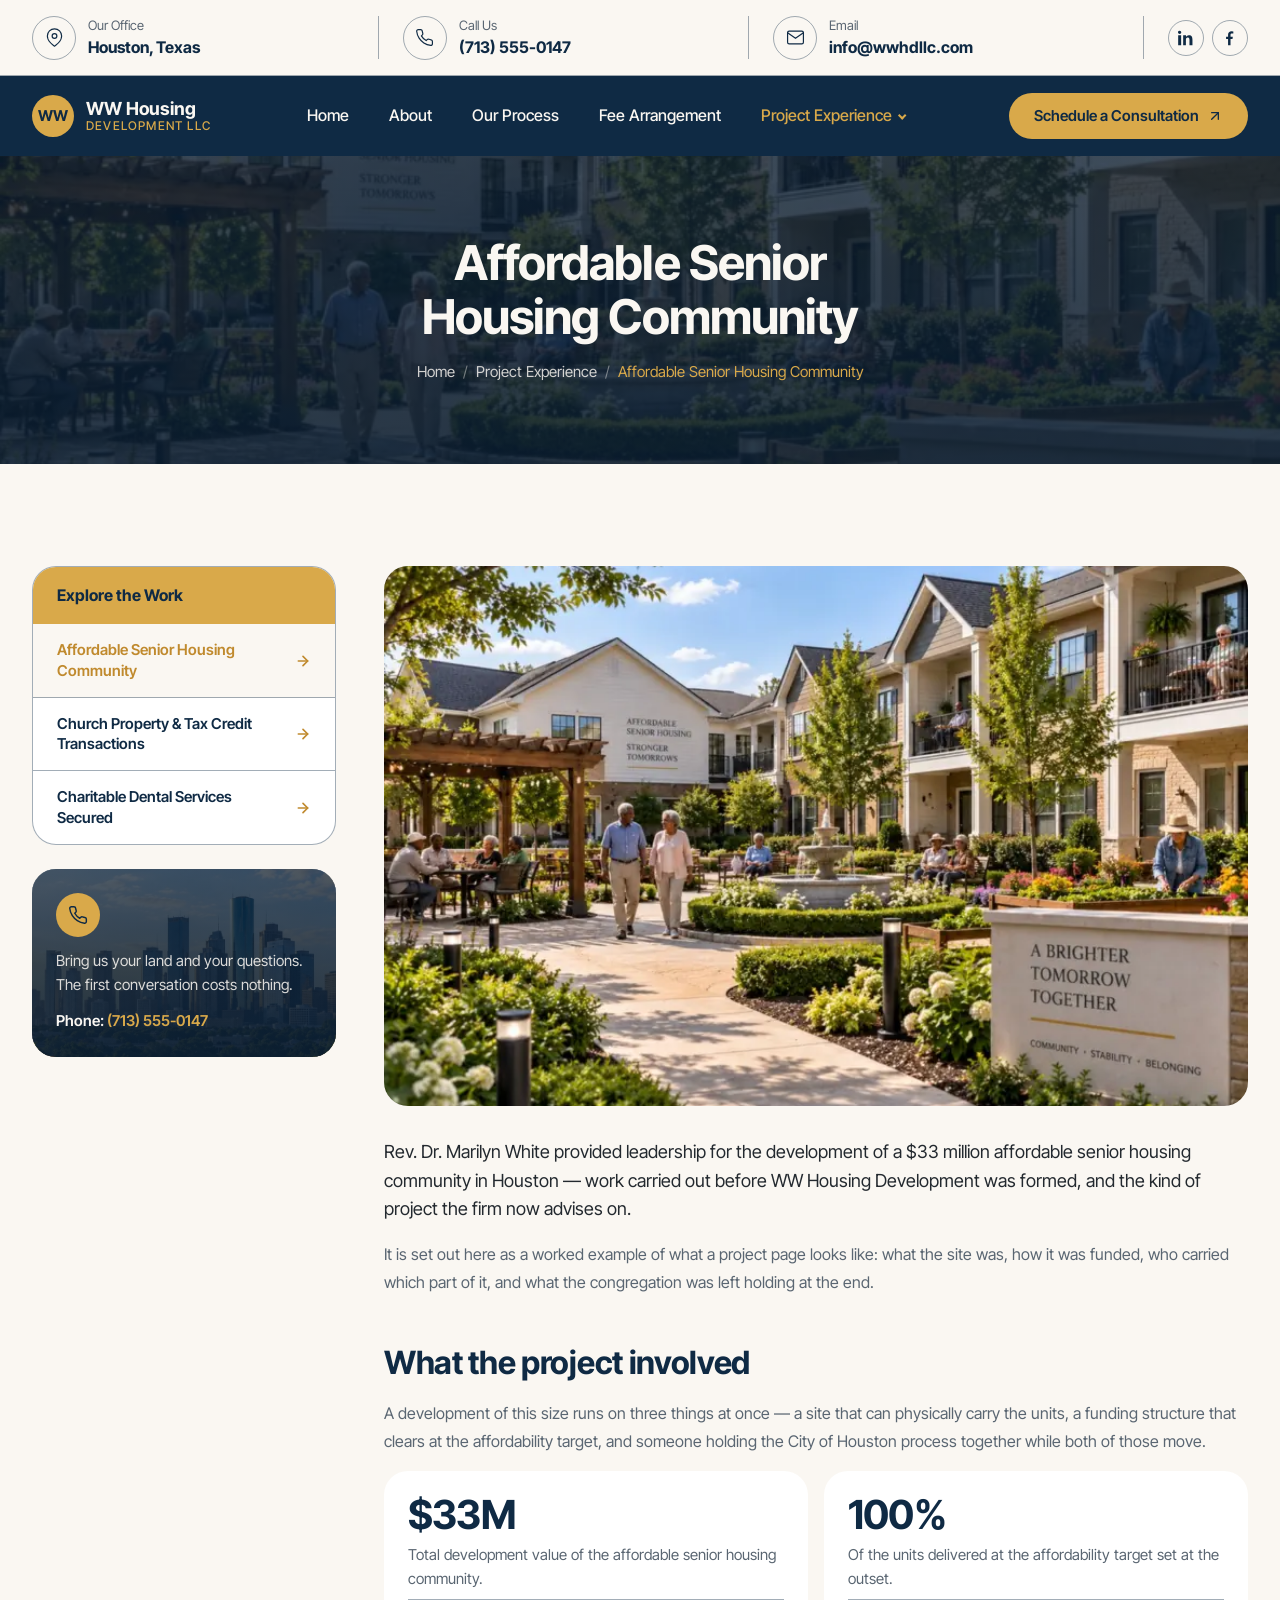
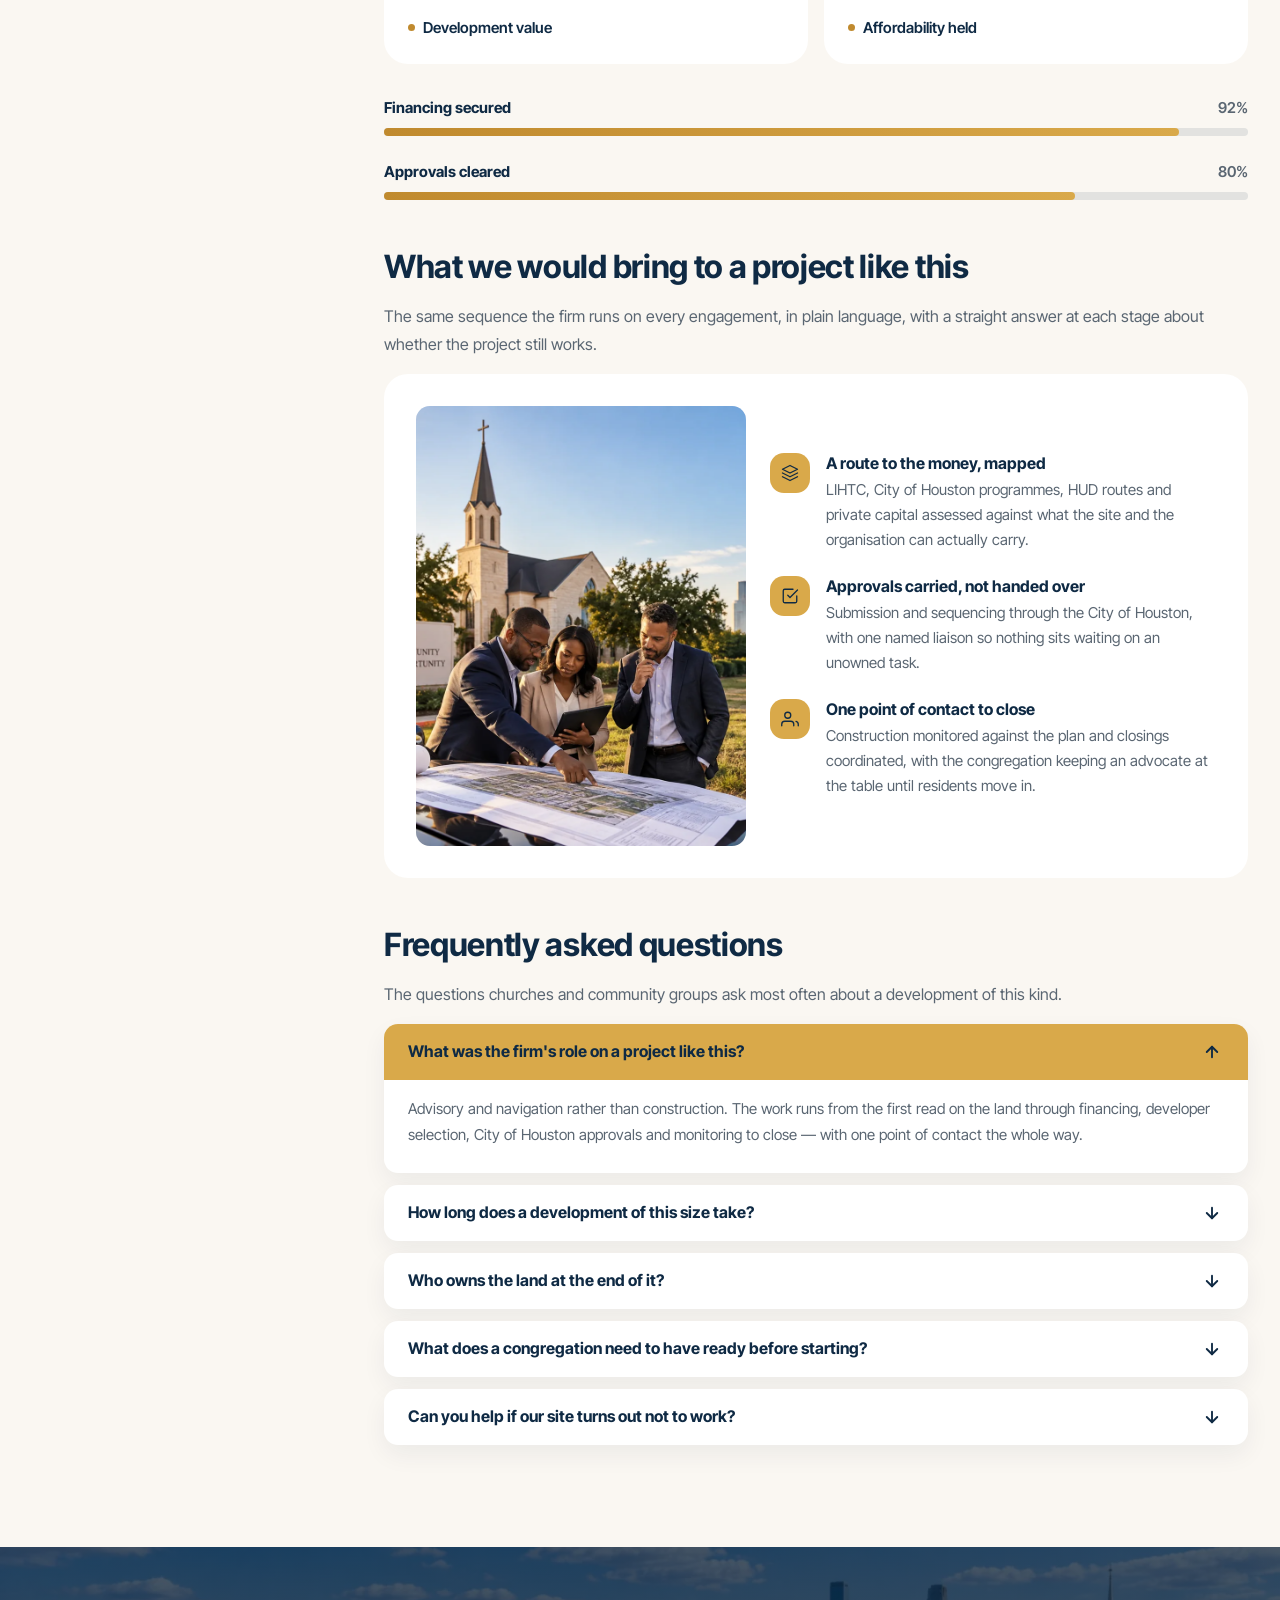
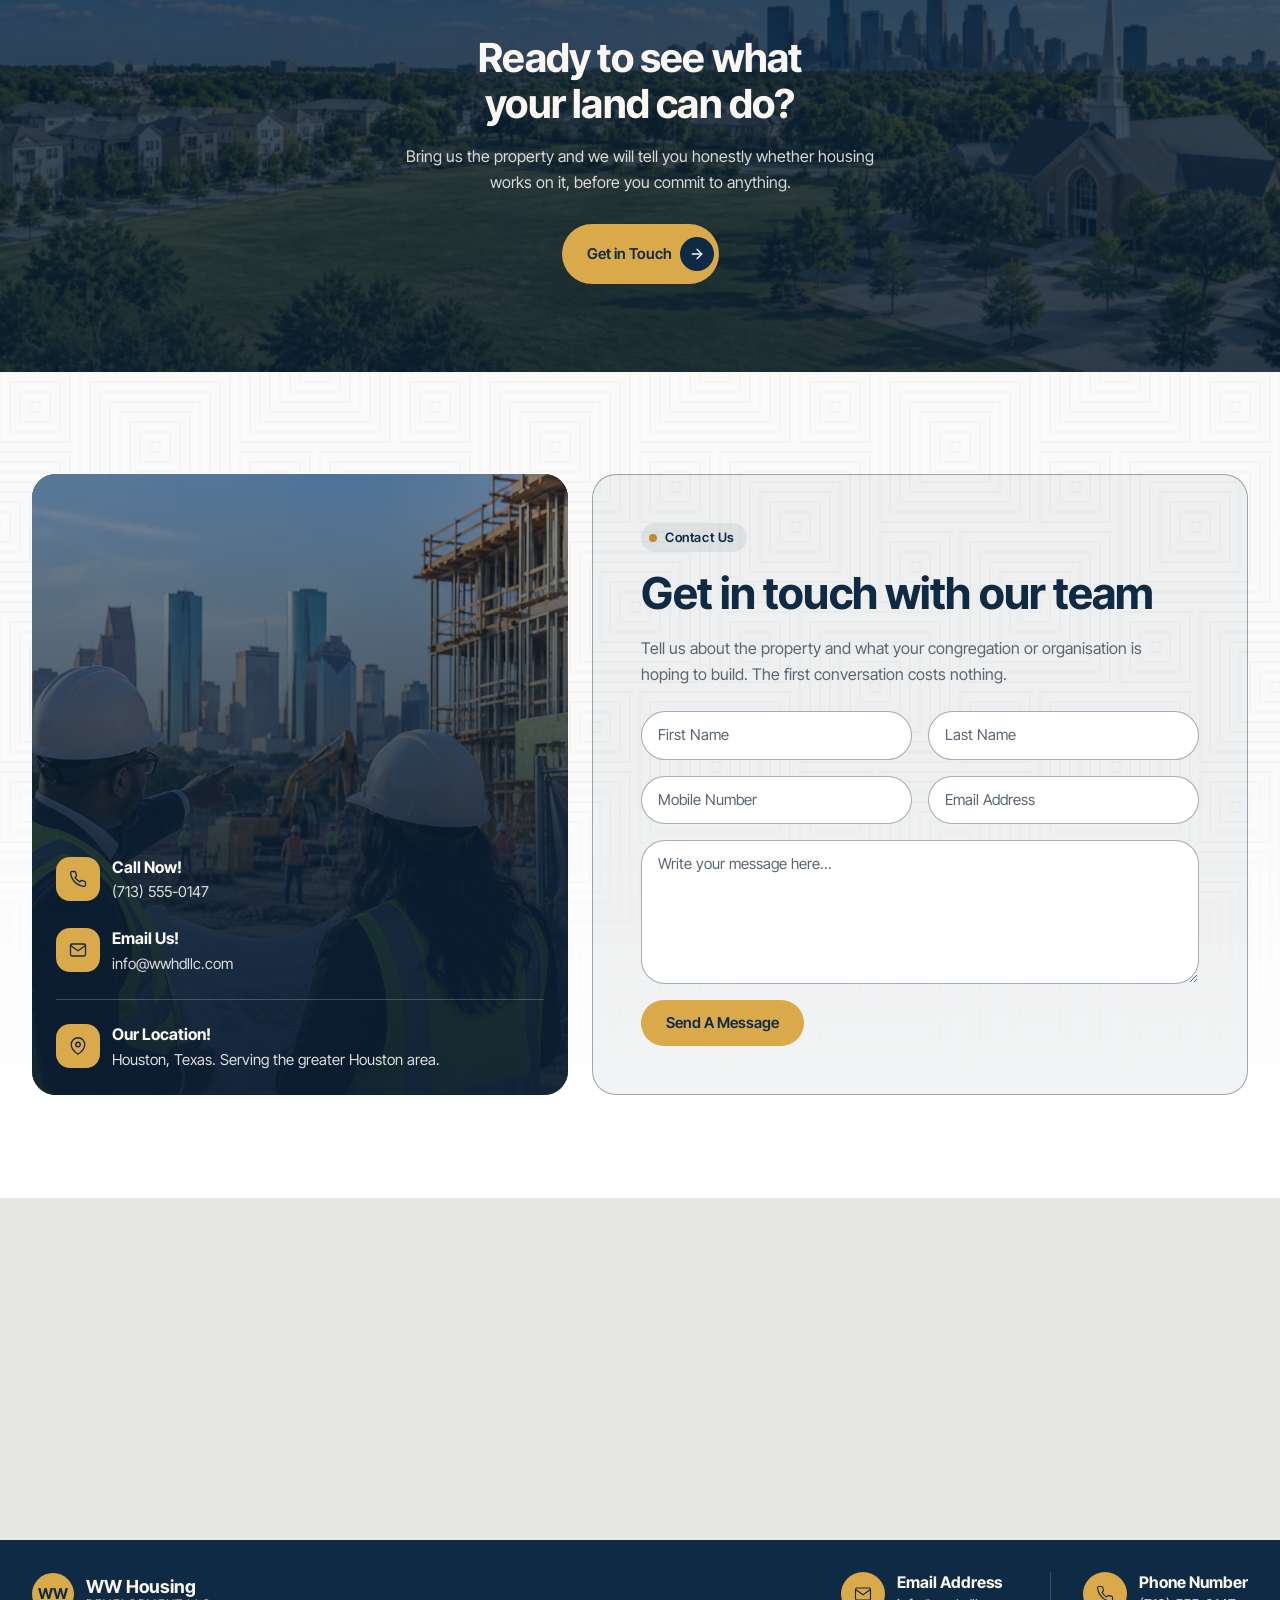
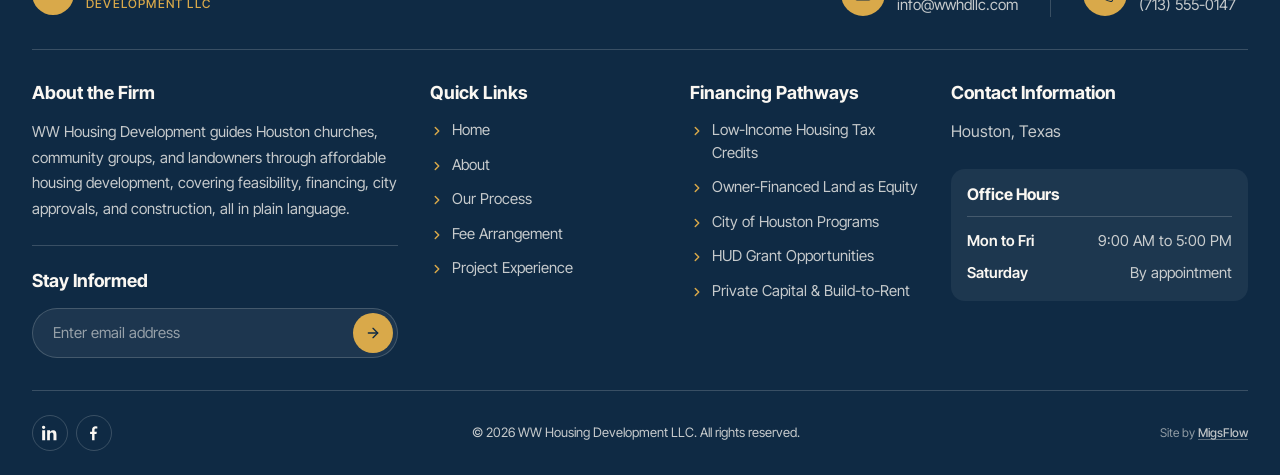
<file: html/project-detail.html>
<!DOCTYPE html>
<html lang="en">
  <head>
    <meta charset="utf-8" />
    <meta name="viewport" content="width=device-width, initial-scale=1" />
    <title>Affordable Senior Housing Community | WW Housing Development LLC</title>
    <meta
      name="description"
      content="A worked example of a project detail page: the $33 million affordable senior housing community Rev. Dr. Marilyn White led, and what WW Housing Development would carry on a project like it."
    />

    <!-- Not deferred on purpose: this decides whether the splash shows
         before the first paint. See the note at the top of the file. -->
    <script src="../js/splash-init.js"></script>

    <link
      rel="preload"
      href="../fonts/inter-tight-v9-latin-regular.woff2"
      as="font"
      type="font/woff2"
      crossorigin
    />
    <link
      rel="preload"
      href="../fonts/inter-tight-v9-latin-700.woff2"
      as="font"
      type="font/woff2"
      crossorigin
    />

    <link rel="stylesheet" href="../css/global.css" />
    <link rel="stylesheet" href="../css/project-detail.css" />
  </head>
  <body>
    <div class="splash" role="status">
      <p class="visually-hidden">Loading</p>

      <div class="splash__inner">
        <span class="brand brand--splash">
          <span class="brand__mark" aria-hidden="true">WW</span>
          <span class="brand__text">
            <span class="brand__name">WW Housing</span>
            <span class="brand__suffix">Development LLC</span>
          </span>
        </span>

        <span class="splash__progress" aria-hidden="true">
          <span class="splash__progress-fill"></span>
        </span>
      </div>
    </div>

    <a class="skip-link" href="#main">Skip to main content</a>

    <header class="site-header">
      <!-- Utility bar: desktop only -->
      <div class="utility-bar">
        <div class="container utility-bar__inner">
          <ul class="utility-bar__contacts">
            <li class="utility-item">
              <span class="utility-item__icon" aria-hidden="true">
                <svg viewBox="0 0 24 24" fill="none" stroke="currentColor" stroke-width="1.5" stroke-linecap="round" stroke-linejoin="round">
                  <path d="M21 10c0 7-9 13-9 13s-9-6-9-13a9 9 0 0 1 18 0z" />
                  <circle cx="12" cy="10" r="3" />
                </svg>
              </span>
              <span class="utility-item__text">
                <span class="utility-item__label">Our Office</span>
                <span class="utility-item__value">Houston, Texas</span>
              </span>
            </li>

            <li class="utility-item">
              <span class="utility-item__icon" aria-hidden="true">
                <svg viewBox="0 0 24 24" fill="none" stroke="currentColor" stroke-width="1.5" stroke-linecap="round" stroke-linejoin="round">
                  <path d="M22 16.92v3a2 2 0 0 1-2.18 2 19.79 19.79 0 0 1-8.63-3.07 19.5 19.5 0 0 1-6-6A19.79 19.79 0 0 1 2.12 4.18 2 2 0 0 1 4.11 2h3a2 2 0 0 1 2 1.72 12.84 12.84 0 0 0 .7 2.81 2 2 0 0 1-.45 2.11L8.09 9.91a16 16 0 0 0 6 6l1.27-1.27a2 2 0 0 1 2.11-.45 12.84 12.84 0 0 0 2.81.7A2 2 0 0 1 22 16.92z" />
                </svg>
              </span>
              <span class="utility-item__text">
                <span class="utility-item__label">Call Us</span>
                <a class="utility-item__value" href="tel:+17135550147">(713) 555-0147</a>
              </span>
            </li>

            <li class="utility-item">
              <span class="utility-item__icon" aria-hidden="true">
                <svg viewBox="0 0 24 24" fill="none" stroke="currentColor" stroke-width="1.5" stroke-linecap="round" stroke-linejoin="round">
                  <path d="M4 4h16a2 2 0 0 1 2 2v12a2 2 0 0 1-2 2H4a2 2 0 0 1-2-2V6a2 2 0 0 1 2-2z" />
                  <polyline points="22 6 12 13 2 6" />
                </svg>
              </span>
              <span class="utility-item__text">
                <span class="utility-item__label">Email</span>
                <a class="utility-item__value" href="mailto:info@wwhdllc.com">info@wwhdllc.com</a>
              </span>
            </li>
          </ul>

          <ul class="utility-bar__social">
            <li>
              <a class="btn-icon" href="#" aria-label="WW Housing Development on LinkedIn">
                <svg viewBox="0 0 24 24" fill="currentColor" aria-hidden="true">
                  <path d="M4.98 3.5A2.5 2.5 0 1 1 2.49 1a2.5 2.5 0 0 1 2.49 2.5zM.25 8.02h4.47V23H.25zm7.5 0h4.28v2.05h.06a4.7 4.7 0 0 1 4.23-2.32c4.52 0 5.36 2.98 5.36 6.85V23h-4.47v-7.5c0-1.79-.03-4.09-2.49-4.09-2.5 0-2.88 1.95-2.88 3.96V23H7.75z" />
                </svg>
              </a>
            </li>
            <li>
              <a class="btn-icon" href="#" aria-label="WW Housing Development on Facebook">
                <svg viewBox="0 0 24 24" fill="currentColor" aria-hidden="true">
                  <path d="M15.12 5.32H17V2.14A26.11 26.11 0 0 0 14.26 2C11.2 2 9.1 3.85 9.1 7.24v2.7H6.11v3.55H9.1V23h3.68v-9.51h2.99l.45-3.55h-3.44V7.59c0-1.02.28-2.27 1.34-2.27z" />
                </svg>
              </a>
            </li>
          </ul>
        </div>
      </div>

      <!-- Main navigation bar -->
      <div class="nav-bar">
        <div class="container nav-bar__inner">
          <a class="brand" href="../index.html">
            <span class="brand__mark" aria-hidden="true">WW</span>
            <span class="brand__text">
              <span class="brand__name">WW Housing</span>
              <span class="brand__suffix">Development LLC</span>
            </span>
          </a>

          <button
            class="nav-toggle"
            type="button"
            aria-label="Open menu"
            aria-expanded="false"
            aria-controls="primary-nav"
          >
            <span class="nav-toggle__bars" aria-hidden="true">
              <span></span>
              <span></span>
              <span></span>
            </span>
          </button>

          <nav class="primary-nav" id="primary-nav" aria-label="Primary">
            <button class="nav-close" type="button" aria-label="Close menu">
              <svg viewBox="0 0 24 24" fill="none" stroke="currentColor" stroke-width="2" stroke-linecap="round" aria-hidden="true">
                <line x1="18" y1="6" x2="6" y2="18" />
                <line x1="6" y1="6" x2="18" y2="18" />
              </svg>
            </button>

            <ul class="primary-nav__list">
              <li class="primary-nav__item"><a href="../index.html">Home</a></li>
              <li class="primary-nav__item"><a href="about.html">About</a></li>
              <li class="primary-nav__item"><a href="our-process.html">Our Process</a></li>
              <li class="primary-nav__item"><a href="fee-arrangement.html">Fee Arrangement</a></li>
              <li class="primary-nav__item primary-nav__item--menu" data-nav-menu>
                <span class="primary-nav__row">
                  <a href="project-experience.html" aria-current="page">Project Experience</a>

                  <!-- Small screens only: on a pointer device the row opens on hover -->
                  <button class="primary-nav__disclosure" type="button" aria-expanded="false" aria-controls="nav-projects" data-nav-disclosure>
                    <span class="visually-hidden">Show projects</span>
                    <svg viewBox="0 0 24 24" fill="none" stroke="currentColor" stroke-width="2.5" stroke-linecap="round" stroke-linejoin="round" aria-hidden="true"><polyline points="6 9 12 15 18 9" /></svg>
                  </button>
                </span>

                <!--
                  Every entry points at the same page on purpose: there is one
                  worked example of a project detail page, not three.
                -->
                <div class="primary-nav__drawer" id="nav-projects">
                  <ul class="primary-nav__submenu">
                    <li><a href="project-detail.html">Affordable Senior Housing Community</a></li>
                    <li><a href="project-detail.html">Church Property &amp; Tax Credit Transactions</a></li>
                    <li><a href="project-detail.html">Charitable Dental Services Secured</a></li>
                  </ul>
                </div>
              </li>
            </ul>

            <a class="btn btn--accent primary-nav__cta" href="#contact">
              Schedule a Consultation
              <svg class="btn__icon" viewBox="0 0 24 24" fill="none" stroke="currentColor" stroke-width="2" stroke-linecap="round" stroke-linejoin="round" aria-hidden="true">
                <line x1="7" y1="17" x2="17" y2="7" />
                <polyline points="7 7 17 7 17 17" />
              </svg>
            </a>

            <ul class="primary-nav__contact">
              <li>
                <a href="tel:+17135550147">
                  <span class="primary-nav__contact-icon" aria-hidden="true">
                    <svg viewBox="0 0 24 24" fill="none" stroke="currentColor" stroke-width="1.5" stroke-linecap="round" stroke-linejoin="round">
                      <path d="M22 16.92v3a2 2 0 0 1-2.18 2 19.79 19.79 0 0 1-8.63-3.07 19.5 19.5 0 0 1-6-6A19.79 19.79 0 0 1 2.12 4.18 2 2 0 0 1 4.11 2h3a2 2 0 0 1 2 1.72 12.84 12.84 0 0 0 .7 2.81 2 2 0 0 1-.45 2.11L8.09 9.91a16 16 0 0 0 6 6l1.27-1.27a2 2 0 0 1 2.11-.45 12.84 12.84 0 0 0 2.81.7A2 2 0 0 1 22 16.92z" />
                    </svg>
                  </span>
                  <span class="primary-nav__contact-text">
                    <span class="primary-nav__contact-label">Call Us</span>
                    <span class="primary-nav__contact-value">(713) 555-0147</span>
                  </span>
                </a>
              </li>

              <li>
                <a href="mailto:info@wwhdllc.com">
                  <span class="primary-nav__contact-icon" aria-hidden="true">
                    <svg viewBox="0 0 24 24" fill="none" stroke="currentColor" stroke-width="1.5" stroke-linecap="round" stroke-linejoin="round">
                      <path d="M4 4h16a2 2 0 0 1 2 2v12a2 2 0 0 1-2 2H4a2 2 0 0 1-2-2V6a2 2 0 0 1 2-2z" />
                      <polyline points="22 6 12 13 2 6" />
                    </svg>
                  </span>
                  <span class="primary-nav__contact-text">
                    <span class="primary-nav__contact-label">Email</span>
                    <span class="primary-nav__contact-value">info@wwhdllc.com</span>
                  </span>
                </a>
              </li>
            </ul>
          </nav>
        </div>
      </div>

      <div class="nav-overlay"></div>
    </header>

    <main id="main">
      <section class="page-hero" aria-labelledby="detail-hero-title">
        <div class="page-hero__bg" aria-hidden="true">
          <picture>
            <source media="(min-width: 48em)" srcset="../images/home/project-experience/project-1.webp" type="image/webp" />
            <source media="(min-width: 48em)" srcset="../images/home/project-experience/project-1.jpg" type="image/jpeg" />
            <source srcset="../images/home/project-experience/project-1-m.webp" type="image/webp" />
            <img src="../images/home/project-experience/project-1-m.jpg" alt="" width="720" height="540" decoding="async" fetchpriority="high" />
          </picture>
        </div>

        <div class="container page-hero__inner">
          <h1 class="page-hero__title" id="detail-hero-title">Affordable Senior Housing Community</h1>

          <nav class="crumbs" aria-label="Breadcrumb">
            <ol class="crumbs__list">
              <li><a href="../index.html">Home</a></li>
              <li><a href="project-experience.html">Project Experience</a></li>
              <li aria-current="page">Affordable Senior Housing Community</li>
            </ol>
          </nav>
        </div>
      </section>

      <section class="section detail" aria-labelledby="detail-heading">
        <h2 class="visually-hidden" id="detail-heading">Project detail</h2>

        <div class="container detail__grid">
          <!--
            The column is far shorter than the article beside it, so on large
            screens it is stuck to the viewport and travels down with the
            scroll rather than leaving a long run of empty page.
          -->
          <aside class="detail__aside">
            <nav class="side-panel" aria-label="Other projects">
              <p class="side-panel__title">Explore the Work</p>

              <ul class="side-panel__list">
                <li class="is-current">
                  <a href="project-detail.html">
                    Affordable Senior Housing Community
                    <svg viewBox="0 0 24 24" fill="none" stroke="currentColor" stroke-width="2.5" stroke-linecap="round" stroke-linejoin="round" aria-hidden="true"><line x1="5" y1="12" x2="19" y2="12" /><polyline points="12 5 19 12 12 19" /></svg>
                  </a>
                </li>
                <li>
                  <a href="project-detail.html">
                    Church Property &amp; Tax Credit Transactions
                    <svg viewBox="0 0 24 24" fill="none" stroke="currentColor" stroke-width="2.5" stroke-linecap="round" stroke-linejoin="round" aria-hidden="true"><line x1="5" y1="12" x2="19" y2="12" /><polyline points="12 5 19 12 12 19" /></svg>
                  </a>
                </li>
                <li>
                  <a href="project-detail.html">
                    Charitable Dental Services Secured
                    <svg viewBox="0 0 24 24" fill="none" stroke="currentColor" stroke-width="2.5" stroke-linecap="round" stroke-linejoin="round" aria-hidden="true"><line x1="5" y1="12" x2="19" y2="12" /><polyline points="12 5 19 12 12 19" /></svg>
                  </a>
                </li>
              </ul>
            </nav>

            <!-- callout-bg | stand-in -->
            <div class="side-card">
              <div class="side-card__bg" aria-hidden="true">
                <picture>
                  <source media="(min-width: 48em)" srcset="../images/our-process/callout-bg.webp" type="image/webp" />
                  <source media="(min-width: 48em)" srcset="../images/our-process/callout-bg.jpg" type="image/jpeg" />
                  <source srcset="../images/our-process/callout-bg-m.webp" type="image/webp" />
                  <img src="../images/our-process/callout-bg-m.jpg" alt="" width="800" height="780" decoding="async" loading="lazy" />
                </picture>
              </div>

              <span class="side-card__icon" aria-hidden="true">
                <svg viewBox="0 0 24 24" fill="none" stroke="currentColor" stroke-width="1.75" stroke-linecap="round" stroke-linejoin="round"><path d="M22 16.92v3a2 2 0 0 1-2.18 2 19.79 19.79 0 0 1-8.63-3.07 19.5 19.5 0 0 1-6-6A19.79 19.79 0 0 1 2.12 4.18 2 2 0 0 1 4.11 2h3a2 2 0 0 1 2 1.72 12.84 12.84 0 0 0 .7 2.81 2 2 0 0 1-.45 2.11L8.09 9.91a16 16 0 0 0 6 6l1.27-1.27a2 2 0 0 1 2.11-.45 12.84 12.84 0 0 0 2.81.7A2 2 0 0 1 22 16.92z" /></svg>
              </span>

              <p class="side-card__text">Bring us your land and your questions. The first conversation costs nothing.</p>

              <p class="side-card__value">Phone: <a href="tel:+17135550147">(713) 555-0147</a></p>
            </div>
          </aside>

          <article class="detail__body">
            <!-- project-1 | stand-in -->
            <div class="detail__media">
              <picture>
                <source media="(min-width: 48em)" srcset="../images/home/project-experience/project-1.webp" type="image/webp" />
                <source media="(min-width: 48em)" srcset="../images/home/project-experience/project-1.jpg" type="image/jpeg" />
                <source srcset="../images/home/project-experience/project-1-m.webp" type="image/webp" />
                <img src="../images/home/project-experience/project-1-m.jpg" alt="Residents walking through the courtyard of an affordable senior housing community" width="720" height="540" decoding="async" loading="lazy" />
              </picture>
            </div>

            <p class="detail__lead">Rev. Dr. Marilyn White provided leadership for the development of a $33 million affordable senior housing community in Houston &mdash; work carried out before WW Housing Development was formed, and the kind of project the firm now advises on.</p>

            <p class="detail__text">It is set out here as a worked example of what a project page looks like: what the site was, how it was funded, who carried which part of it, and what the congregation was left holding at the end.</p>

            <h2 class="detail__heading">What the project involved</h2>

            <p class="detail__text">A development of this size runs on three things at once &mdash; a site that can physically carry the units, a funding structure that clears at the affordability target, and someone holding the City of Houston process together while both of those move.</p>

            <!--
              PLACEHOLDER FIGURES. Only the $33 million is substantiated, from
              the June 2026 business plan. Everything numeric below it was
              invented to show the layout, and MUST be replaced with real
              figures or removed before this page goes near a live site.
            -->
            <ul class="stats">
              <li class="stat">
                <p class="stat__value">$33M</p>
                <p class="stat__text">Total development value of the affordable senior housing community.</p>
                <p class="stat__tag"><span class="stat__tag-dot" aria-hidden="true"></span>Development value</p>
              </li>

              <li class="stat">
                <p class="stat__value">100%</p>
                <p class="stat__text">Of the units delivered at the affordability target set at the outset.</p>
                <p class="stat__tag"><span class="stat__tag-dot" aria-hidden="true"></span>Affordability held</p>
              </li>
            </ul>

            <ul class="meters">
              <li class="meter">
                <p class="meter__label">Financing secured <span class="meter__value">92%</span></p>
                <span class="meter__track" aria-hidden="true"><span class="meter__fill" style="width: 92%"></span></span>
              </li>

              <li class="meter">
                <p class="meter__label">Approvals cleared <span class="meter__value">80%</span></p>
                <span class="meter__track" aria-hidden="true"><span class="meter__fill" style="width: 80%"></span></span>
              </li>
            </ul>

            <h2 class="detail__heading">What we would bring to a project like this</h2>

            <p class="detail__text">The same sequence the firm runs on every engagement, in plain language, with a straight answer at each stage about whether the project still works.</p>

            <div class="gets">
              <!-- feasibility-vision | stand-in -->
              <div class="gets__media" aria-hidden="true">
                <picture>
                  <source media="(min-width: 48em)" srcset="../images/home/how-it-works/feasibility-vision.webp" type="image/webp" />
                  <source media="(min-width: 48em)" srcset="../images/home/how-it-works/feasibility-vision.jpg" type="image/jpeg" />
                  <source srcset="../images/home/how-it-works/feasibility-vision-m.webp" type="image/webp" />
                  <img src="../images/home/how-it-works/feasibility-vision-m.jpg" alt="" width="640" height="800" decoding="async" loading="lazy" />
                </picture>
              </div>

              <ul class="gets__list">
                <li class="gets__item">
                  <span class="gets__icon" aria-hidden="true">
                    <svg viewBox="0 0 24 24" fill="none" stroke="currentColor" stroke-width="1.75" stroke-linecap="round" stroke-linejoin="round"><path d="M12 2 2 7l10 5 10-5-10-5z" /><polyline points="2 17 12 22 22 17" /><polyline points="2 12 12 17 22 12" /></svg>
                  </span>

                  <div>
                    <h3 class="gets__title">A route to the money, mapped</h3>
                    <p class="gets__text">LIHTC, City of Houston programmes, HUD routes and private capital assessed against what the site and the organisation can actually carry.</p>
                  </div>
                </li>

                <li class="gets__item">
                  <span class="gets__icon" aria-hidden="true">
                    <svg viewBox="0 0 24 24" fill="none" stroke="currentColor" stroke-width="1.75" stroke-linecap="round" stroke-linejoin="round"><path d="M9 11l3 3L22 4" /><path d="M21 12v7a2 2 0 0 1-2 2H5a2 2 0 0 1-2-2V5a2 2 0 0 1 2-2h11" /></svg>
                  </span>

                  <div>
                    <h3 class="gets__title">Approvals carried, not handed over</h3>
                    <p class="gets__text">Submission and sequencing through the City of Houston, with one named liaison so nothing sits waiting on an unowned task.</p>
                  </div>
                </li>

                <li class="gets__item">
                  <span class="gets__icon" aria-hidden="true">
                    <svg viewBox="0 0 24 24" fill="none" stroke="currentColor" stroke-width="1.75" stroke-linecap="round" stroke-linejoin="round"><path d="M17 21v-2a4 4 0 0 0-4-4H5a4 4 0 0 0-4 4v2" /><circle cx="9" cy="7" r="4" /><path d="M23 21v-2a4 4 0 0 0-3-3.87" /></svg>
                  </span>

                  <div>
                    <h3 class="gets__title">One point of contact to close</h3>
                    <p class="gets__text">Construction monitored against the plan and closings coordinated, with the congregation keeping an advocate at the table until residents move in.</p>
                  </div>
                </li>
              </ul>
            </div>

            <h2 class="detail__heading">Frequently asked questions</h2>

            <p class="detail__text">The questions churches and community groups ask most often about a development of this kind.</p>

            <!-- DRAFT COPY. Confirm with the principals before launch. -->
            <ul class="faq__list" data-faq>
              <li class="faq__item">
                <h3 class="faq__question">
                  <button class="faq__trigger" type="button" id="pd-faq-1-label" aria-expanded="true" aria-controls="pd-faq-1">
                    <span class="faq__trigger-text">What was the firm's role on a project like this?</span>
                    <span class="faq__trigger-icon" aria-hidden="true">
                      <svg viewBox="0 0 24 24" fill="none" stroke="currentColor" stroke-width="2.5" stroke-linecap="round" stroke-linejoin="round"><line x1="12" y1="19" x2="12" y2="5" /><polyline points="5 12 12 5 19 12" /></svg>
                    </span>
                  </button>
                </h3>

                <div class="faq__answer" id="pd-faq-1" role="region" aria-labelledby="pd-faq-1-label">
                  <div class="faq__answer-inner">
                    <p class="faq__text">Advisory and navigation rather than construction. The work runs from the first read on the land through financing, developer selection, City of Houston approvals and monitoring to close &mdash; with one point of contact the whole way.</p>
                  </div>
                </div>
              </li>

              <li class="faq__item">
                <h3 class="faq__question">
                  <button class="faq__trigger" type="button" id="pd-faq-2-label" aria-expanded="true" aria-controls="pd-faq-2">
                    <span class="faq__trigger-text">How long does a development of this size take?</span>
                    <span class="faq__trigger-icon" aria-hidden="true">
                      <svg viewBox="0 0 24 24" fill="none" stroke="currentColor" stroke-width="2.5" stroke-linecap="round" stroke-linejoin="round"><line x1="12" y1="19" x2="12" y2="5" /><polyline points="5 12 12 5 19 12" /></svg>
                    </span>
                  </button>
                </h3>

                <div class="faq__answer" id="pd-faq-2" role="region" aria-labelledby="pd-faq-2-label">
                  <div class="faq__answer-inner">
                    <p class="faq__text">PLACEHOLDER &mdash; this answer should carry the principals' own figure rather than an estimate written here. Timelines vary with the financing route and with approvals.</p>
                  </div>
                </div>
              </li>

              <li class="faq__item">
                <h3 class="faq__question">
                  <button class="faq__trigger" type="button" id="pd-faq-3-label" aria-expanded="true" aria-controls="pd-faq-3">
                    <span class="faq__trigger-text">Who owns the land at the end of it?</span>
                    <span class="faq__trigger-icon" aria-hidden="true">
                      <svg viewBox="0 0 24 24" fill="none" stroke="currentColor" stroke-width="2.5" stroke-linecap="round" stroke-linejoin="round"><line x1="12" y1="19" x2="12" y2="5" /><polyline points="5 12 12 5 19 12" /></svg>
                    </span>
                  </button>
                </h3>

                <div class="faq__answer" id="pd-faq-3" role="region" aria-labelledby="pd-faq-3-label">
                  <div class="faq__answer-inner">
                    <p class="faq__text">That depends on the structure chosen at the outset. Owner-financed land as equity keeps more control with the congregation; a land sale with participation trades that for a share of the upside without the development risk.</p>
                  </div>
                </div>
              </li>

              <li class="faq__item">
                <h3 class="faq__question">
                  <button class="faq__trigger" type="button" id="pd-faq-4-label" aria-expanded="true" aria-controls="pd-faq-4">
                    <span class="faq__trigger-text">What does a congregation need to have ready before starting?</span>
                    <span class="faq__trigger-icon" aria-hidden="true">
                      <svg viewBox="0 0 24 24" fill="none" stroke="currentColor" stroke-width="2.5" stroke-linecap="round" stroke-linejoin="round"><line x1="12" y1="19" x2="12" y2="5" /><polyline points="5 12 12 5 19 12" /></svg>
                    </span>
                  </button>
                </h3>

                <div class="faq__answer" id="pd-faq-4" role="region" aria-labelledby="pd-faq-4-label">
                  <div class="faq__answer-inner">
                    <p class="faq__text">The property, the title, and a clear sense of what the organisation wants the project to do. Everything else &mdash; feasibility, AMI modelling, funding routes &mdash; is what the engagement is for.</p>
                  </div>
                </div>
              </li>

              <li class="faq__item">
                <h3 class="faq__question">
                  <button class="faq__trigger" type="button" id="pd-faq-5-label" aria-expanded="true" aria-controls="pd-faq-5">
                    <span class="faq__trigger-text">Can you help if our site turns out not to work?</span>
                    <span class="faq__trigger-icon" aria-hidden="true">
                      <svg viewBox="0 0 24 24" fill="none" stroke="currentColor" stroke-width="2.5" stroke-linecap="round" stroke-linejoin="round"><line x1="12" y1="19" x2="12" y2="5" /><polyline points="5 12 12 5 19 12" /></svg>
                    </span>
                  </button>
                </h3>

                <div class="faq__answer" id="pd-faq-5" role="region" aria-labelledby="pd-faq-5-label">
                  <div class="faq__answer-inner">
                    <p class="faq__text">We will say so early and explain why. Not every site can carry housing, and finding that out in a feasibility review costs far less than finding it out a year in.</p>
                  </div>
                </div>
              </li>
            </ul>
          </article>
        </div>
      </section>

      <section class="cta" aria-labelledby="cta-heading">
        <!--
          images/home/cta/
            cta-bg.webp + .jpg     1600x533 (desktop, min-width 48em)
            cta-bg-m.webp + .jpg    800x680 (mobile)
          Both softened before encoding — the scrim below sits at 74-84%, so
          the fine detail was not visible and was not earning its bytes.
        -->
        <div class="cta__bg" aria-hidden="true">
          <picture>
            <source media="(min-width: 48em)" srcset="../images/home/cta/cta-bg.webp" type="image/webp" />
            <source media="(min-width: 48em)" srcset="../images/home/cta/cta-bg.jpg" type="image/jpeg" />
            <source srcset="../images/home/cta/cta-bg-m.webp" type="image/webp" />
            <img src="../images/home/cta/cta-bg-m.jpg" alt="" width="800" height="680" decoding="async" loading="lazy" />
          </picture>
        </div>

        <div class="container cta__inner">
          <h2 class="cta__heading" id="cta-heading">Ready to see what your land can do?</h2>

          <p class="cta__text">
            Bring us the property and we will tell you honestly whether housing works on it, before you commit to anything.
          </p>

          <div class="cta__actions">
            <a class="btn btn--accent btn--with-badge" href="#contact">
              Get in Touch
              <span class="btn__badge" aria-hidden="true">
                <svg viewBox="0 0 24 24" fill="none" stroke="currentColor" stroke-width="2" stroke-linecap="round" stroke-linejoin="round">
                  <line x1="5" y1="12" x2="19" y2="12" />
                  <polyline points="12 5 19 12 12 19" />
                </svg>
              </span>
            </a>
          </div>
        </div>
      </section>

      <section class="section contact" id="contact" aria-labelledby="contact-heading">
        <div class="section-texture" aria-hidden="true"></div>

        <div class="container contact__grid">
          <div class="contact__aside">
            <picture class="contact__aside-photo" aria-hidden="true">
              <source media="(min-width: 48em)" srcset="../images/home/how-it-works/approvals-builds.webp" type="image/webp" />
              <source media="(min-width: 48em)" srcset="../images/home/how-it-works/approvals-builds.jpg" type="image/jpeg" />
              <source srcset="../images/home/how-it-works/approvals-builds-m.webp" type="image/webp" />
              <img src="../images/home/how-it-works/approvals-builds-m.jpg" alt="" width="640" height="800" decoding="async" loading="lazy" />
            </picture>

            <div class="contact__aside-content">
              <ul class="contact__points">
                <li class="contact__point">
                  <span class="contact__point-icon" aria-hidden="true">
                    <svg viewBox="0 0 24 24" fill="none" stroke="currentColor" stroke-width="1.75" stroke-linecap="round" stroke-linejoin="round"><path d="M22 16.92v3a2 2 0 0 1-2.18 2 19.79 19.79 0 0 1-8.63-3.07 19.5 19.5 0 0 1-6-6A19.79 19.79 0 0 1 2.12 4.18 2 2 0 0 1 4.11 2h3a2 2 0 0 1 2 1.72 12.84 12.84 0 0 0 .7 2.81 2 2 0 0 1-.45 2.11L8.09 9.91a16 16 0 0 0 6 6l1.27-1.27a2 2 0 0 1 2.11-.45 12.84 12.84 0 0 0 2.81.7A2 2 0 0 1 22 16.92z" /></svg>
                  </span>
                  <span>
                    <span class="contact__point-label">Call Now!</span>
                    <a class="contact__point-value" href="tel:+17135550147">(713) 555-0147</a>
                  </span>
                </li>

                <li class="contact__point">
                  <span class="contact__point-icon" aria-hidden="true">
                    <svg viewBox="0 0 24 24" fill="none" stroke="currentColor" stroke-width="1.75" stroke-linecap="round" stroke-linejoin="round"><path d="M4 4h16a2 2 0 0 1 2 2v12a2 2 0 0 1-2 2H4a2 2 0 0 1-2-2V6a2 2 0 0 1 2-2z" /><polyline points="22 6 12 13 2 6" /></svg>
                  </span>
                  <span>
                    <span class="contact__point-label">Email Us!</span>
                    <a class="contact__point-value" href="mailto:info@wwhdllc.com">info@wwhdllc.com</a>
                  </span>
                </li>
              </ul>

              <div class="contact__point contact__location">
                <span class="contact__point-icon" aria-hidden="true">
                  <svg viewBox="0 0 24 24" fill="none" stroke="currentColor" stroke-width="1.75" stroke-linecap="round" stroke-linejoin="round"><path d="M21 10c0 7-9 13-9 13s-9-6-9-13a9 9 0 0 1 18 0z" /><circle cx="12" cy="10" r="3" /></svg>
                </span>
                <span>
                  <span class="contact__point-label">Our Location!</span>
                  <span class="contact__point-value">Houston, Texas. Serving the greater Houston area.</span>
                </span>
              </div>
            </div>
          </div>

          <div class="contact__panel">
            <header class="section-header section-header--start">
              <p class="section-badge">
                <span class="section-badge__dot" aria-hidden="true"></span>
                Contact Us
              </p>

              <h2 class="section-heading" id="contact-heading">Get in touch with our team</h2>

              <p class="section-intro">
                Tell us about the property and what your congregation or organisation is hoping
                to build. The first conversation costs nothing.
              </p>
            </header>

            <!--
              NO FORM HANDLER YET. action="#" discards the submission. Point this
              at a real endpoint before launch or the form silently loses enquiries.
            -->
            <!--
              TO WIRE: replace YOUR_FORM_ID with the Formspree form id from the
              firm's account. Until then the form posts nowhere. The honeypot
              below is Formspree's: real people never see it, bots fill it in,
              and those submissions are dropped.
            -->
            <form class="form contact__form" action="https://formspree.io/f/YOUR_FORM_ID" method="post">
              <input type="hidden" name="_subject" value="Enquiry from wwhdllc.com" />
              <input class="visually-hidden" type="text" name="_gotcha" tabindex="-1" autocomplete="off" aria-hidden="true" />

              <div class="field">
                <label class="field__label visually-hidden" for="contact-first">First name</label>
                <input id="contact-first" name="first-name" type="text" autocomplete="given-name" placeholder="First Name" required />
              </div>

              <div class="field">
                <label class="field__label visually-hidden" for="contact-last">Last name</label>
                <input id="contact-last" name="last-name" type="text" autocomplete="family-name" placeholder="Last Name" />
              </div>

              <div class="field">
                <label class="field__label visually-hidden" for="contact-phone">Mobile number</label>
                <input id="contact-phone" name="phone" type="tel" autocomplete="tel" placeholder="Mobile Number" />
              </div>

              <div class="field">
                <label class="field__label visually-hidden" for="contact-email">Email address</label>
                <input id="contact-email" name="email" type="email" autocomplete="email" placeholder="Email Address" required />
              </div>

              <div class="field field--wide">
                <label class="field__label visually-hidden" for="contact-message">Message</label>
                <textarea id="contact-message" name="message" placeholder="Write your message here..." required></textarea>
              </div>

              <div class="form__actions">
                <button class="btn btn--accent" type="submit">Send A Message</button>
              </div>
            </form>
          </div>
        </div>
      </section>

      <section class="map" aria-label="Map of the Houston area we serve">
        <!--
          PROJECT EXCEPTION (handbook §6): third-party embed.
          Keyless Google Maps embed centred on Houston, lazy-loaded so it never
          blocks first paint. When the firm has a street address, swap the q=
          value for it.
        -->
        <iframe
          class="map__frame"
          src="https://maps.google.com/maps?q=Houston,+TX&amp;z=10&amp;output=embed"
          title="Map of Houston, Texas"
          loading="lazy"
          referrerpolicy="no-referrer-when-downgrade"
          allowfullscreen
        ></iframe>
      </section>
    </main>

    <footer class="site-footer">
      <div class="container">
        <div class="site-footer__top">
          <a class="brand" href="../index.html">
            <span class="brand__mark" aria-hidden="true">WW</span>
            <span class="brand__text">
              <span class="brand__name">WW Housing</span>
              <span class="brand__suffix">Development LLC</span>
            </span>
          </a>

          <ul class="site-footer__contact">
            <li>
              <a href="mailto:info@wwhdllc.com">
                <span class="site-footer__contact-icon"><svg viewBox="0 0 24 24" fill="none" stroke="currentColor" stroke-width="1.5" stroke-linecap="round" stroke-linejoin="round" aria-hidden="true"><path d="M4 4h16a2 2 0 0 1 2 2v12a2 2 0 0 1-2 2H4a2 2 0 0 1-2-2V6a2 2 0 0 1 2-2z" /><polyline points="22 6 12 13 2 6" /></svg></span>
                <span>
                  <span class="site-footer__contact-label">Email Address</span>
                  <span class="site-footer__contact-value">info@wwhdllc.com</span>
                </span>
              </a>
            </li>
            <li>
              <a href="tel:+17135550147">
                <span class="site-footer__contact-icon"><svg viewBox="0 0 24 24" fill="none" stroke="currentColor" stroke-width="1.5" stroke-linecap="round" stroke-linejoin="round" aria-hidden="true"><path d="M22 16.92v3a2 2 0 0 1-2.18 2 19.79 19.79 0 0 1-8.63-3.07 19.5 19.5 0 0 1-6-6A19.79 19.79 0 0 1 2.12 4.18 2 2 0 0 1 4.11 2h3a2 2 0 0 1 2 1.72 12.84 12.84 0 0 0 .7 2.81 2 2 0 0 1-.45 2.11L8.09 9.91a16 16 0 0 0 6 6l1.27-1.27a2 2 0 0 1 2.11-.45 12.84 12.84 0 0 0 2.81.7A2 2 0 0 1 22 16.92z" /></svg></span>
                <span>
                  <span class="site-footer__contact-label">Phone Number</span>
                  <span class="site-footer__contact-value">(713) 555-0147</span>
                </span>
              </a>
            </li>
          </ul>
        </div>

        <div class="site-footer__main">
          <div class="site-footer__about">
            <h2 class="site-footer__heading">About the Firm</h2>
            <p>
              WW Housing Development guides Houston churches, community groups, and landowners
              through affordable housing development, covering feasibility, financing, city approvals, and construction, all in plain language.
            </p>

            <div class="site-footer__newsletter">
              <h3 class="site-footer__heading">Stay Informed</h3>
              <!-- NO HANDLER YET — see the note on the contact form above. -->
              <!--
                STILL UNWIRED. A newsletter signup belongs with a mailing
                list provider (Mailchimp, Buttondown, ConvertKit), not with
                Formspree — the provider handles consent, unsubscribes and
                the sending. Point action= at their form endpoint.
              -->
              <form class="newsletter" action="#" method="post">
                <label class="visually-hidden" for="newsletter-email">Email address</label>
                <input id="newsletter-email" name="email" type="email" autocomplete="email" placeholder="Enter email address" required />
                <button class="newsletter__submit" type="submit" aria-label="Subscribe to updates">
                  <svg viewBox="0 0 24 24" fill="none" stroke="currentColor" stroke-width="2" stroke-linecap="round" stroke-linejoin="round" aria-hidden="true">
                    <line x1="5" y1="12" x2="19" y2="12" />
                    <polyline points="12 5 19 12 12 19" />
                  </svg>
                </button>
              </form>
            </div>
          </div>

          <nav aria-labelledby="footer-quick-links">
            <h2 class="site-footer__heading" id="footer-quick-links">Quick Links</h2>
            <ul class="site-footer__list">
                <li><svg viewBox="0 0 24 24" fill="none" stroke="currentColor" stroke-width="2.5" stroke-linecap="round" stroke-linejoin="round" aria-hidden="true"><polyline points="9 18 15 12 9 6" /></svg><a href="../index.html">Home</a></li>
                <li><svg viewBox="0 0 24 24" fill="none" stroke="currentColor" stroke-width="2.5" stroke-linecap="round" stroke-linejoin="round" aria-hidden="true"><polyline points="9 18 15 12 9 6" /></svg><a href="about.html">About</a></li>
                <li><svg viewBox="0 0 24 24" fill="none" stroke="currentColor" stroke-width="2.5" stroke-linecap="round" stroke-linejoin="round" aria-hidden="true"><polyline points="9 18 15 12 9 6" /></svg><a href="our-process.html">Our Process</a></li>
                <li><svg viewBox="0 0 24 24" fill="none" stroke="currentColor" stroke-width="2.5" stroke-linecap="round" stroke-linejoin="round" aria-hidden="true"><polyline points="9 18 15 12 9 6" /></svg><a href="fee-arrangement.html">Fee Arrangement</a></li>
                <li><svg viewBox="0 0 24 24" fill="none" stroke="currentColor" stroke-width="2.5" stroke-linecap="round" stroke-linejoin="round" aria-hidden="true"><polyline points="9 18 15 12 9 6" /></svg><a href="project-experience.html">Project Experience</a></li>
            </ul>
          </nav>

          <div>
            <h2 class="site-footer__heading">Financing Pathways</h2>
            <ul class="site-footer__list">
                <li><svg viewBox="0 0 24 24" fill="none" stroke="currentColor" stroke-width="2.5" stroke-linecap="round" stroke-linejoin="round" aria-hidden="true"><polyline points="9 18 15 12 9 6" /></svg>Low-Income Housing Tax Credits</li>
                <li><svg viewBox="0 0 24 24" fill="none" stroke="currentColor" stroke-width="2.5" stroke-linecap="round" stroke-linejoin="round" aria-hidden="true"><polyline points="9 18 15 12 9 6" /></svg>Owner-Financed Land as Equity</li>
                <li><svg viewBox="0 0 24 24" fill="none" stroke="currentColor" stroke-width="2.5" stroke-linecap="round" stroke-linejoin="round" aria-hidden="true"><polyline points="9 18 15 12 9 6" /></svg>City of Houston Programs</li>
                <li><svg viewBox="0 0 24 24" fill="none" stroke="currentColor" stroke-width="2.5" stroke-linecap="round" stroke-linejoin="round" aria-hidden="true"><polyline points="9 18 15 12 9 6" /></svg>HUD Grant Opportunities</li>
                <li><svg viewBox="0 0 24 24" fill="none" stroke="currentColor" stroke-width="2.5" stroke-linecap="round" stroke-linejoin="round" aria-hidden="true"><polyline points="9 18 15 12 9 6" /></svg>Private Capital &amp; Build-to-Rent</li>
            </ul>
          </div>

          <div>
            <h2 class="site-footer__heading">Contact Information</h2>
            <p>Houston, Texas</p>

            <!-- PLACEHOLDER HOURS — confirm with the principals before launch. -->
            <div class="site-footer__hours">
              <h3>Office Hours</h3>
              <ul>
                <li>
                  <span class="site-footer__hours-day">Mon to Fri</span>
                  <span>9:00 AM to 5:00 PM</span>
                </li>
                <li>
                  <span class="site-footer__hours-day">Saturday</span>
                  <span>By appointment</span>
                </li>
              </ul>
            </div>
          </div>
        </div>

        <div class="site-footer__bottom">
          <ul class="site-footer__social">
            <li>
              <a class="btn-icon btn-icon--on-dark" href="#" aria-label="WW Housing Development on LinkedIn"><svg viewBox="0 0 24 24" fill="currentColor" aria-hidden="true"><path d="M4.98 3.5A2.5 2.5 0 1 1 2.49 1a2.5 2.5 0 0 1 2.49 2.5zM.25 8.02h4.47V23H.25zm7.5 0h4.28v2.05h.06a4.7 4.7 0 0 1 4.23-2.32c4.52 0 5.36 2.98 5.36 6.85V23h-4.47v-7.5c0-1.79-.03-4.09-2.49-4.09-2.5 0-2.88 1.95-2.88 3.96V23H7.75z" /></svg></a>
            </li>
            <li>
              <a class="btn-icon btn-icon--on-dark" href="#" aria-label="WW Housing Development on Facebook"><svg viewBox="0 0 24 24" fill="currentColor" aria-hidden="true"><path d="M15.12 5.32H17V2.14A26.11 26.11 0 0 0 14.26 2C11.2 2 9.1 3.85 9.1 7.24v2.7H6.11v3.55H9.1V23h3.68v-9.51h2.99l.45-3.55h-3.44V7.59c0-1.02.28-2.27 1.34-2.27z" /></svg></a>
            </li>
          </ul>

          <p class="site-footer__copyright">
            &copy; 2026 WW Housing Development LLC. All rights reserved.
          </p>

          <p class="site-footer__credit">Site by <a href="https://www.migsflow.com" target="_blank" rel="noopener">MigsFlow</a></p>
        </div>
      </div>
    </footer>



    <button class="to-top" type="button" aria-label="Back to top">
      <svg viewBox="0 0 24 24" fill="none" stroke="currentColor" stroke-width="2.5" stroke-linecap="round" stroke-linejoin="round" aria-hidden="true">
        <line x1="12" y1="19" x2="12" y2="5" />
        <polyline points="5 12 12 5 19 12" />
      </svg>
    </button>



    <script src="../js/global.js" defer></script>
  </body>
</html>
</file>
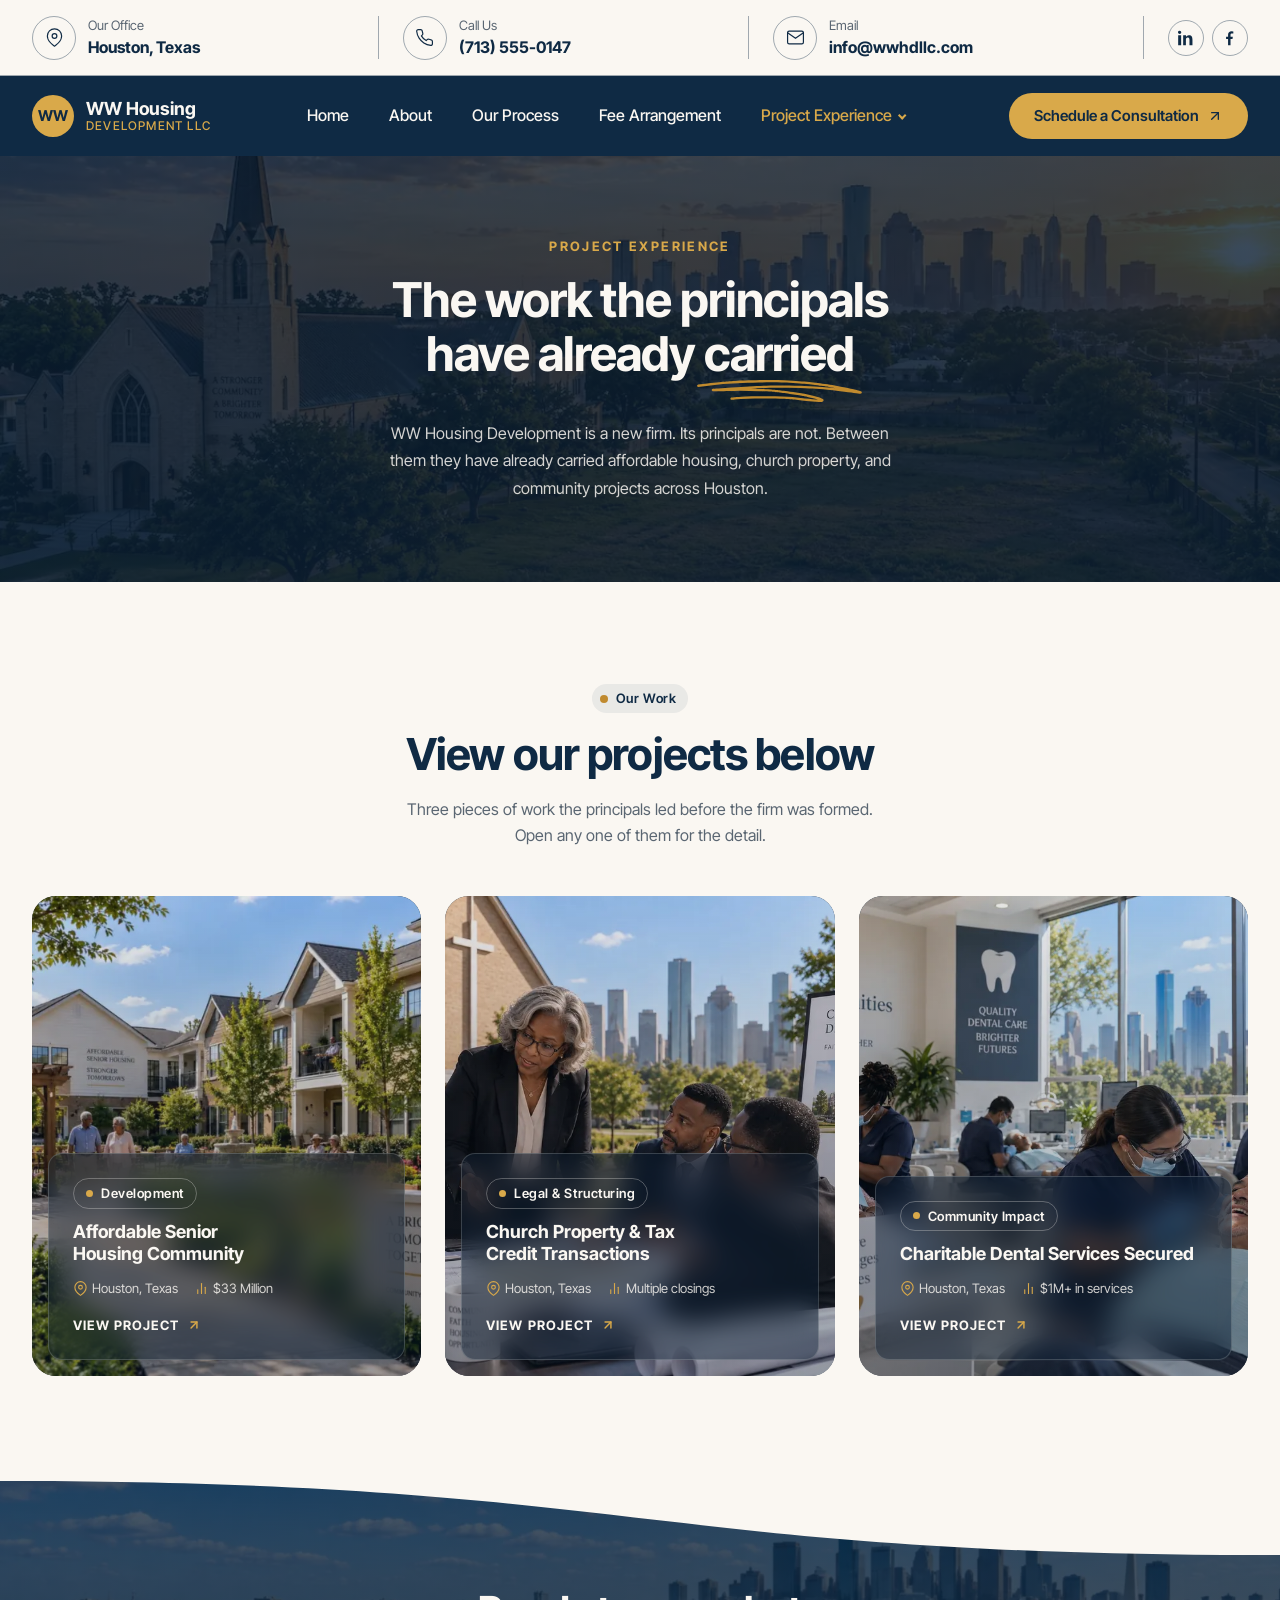
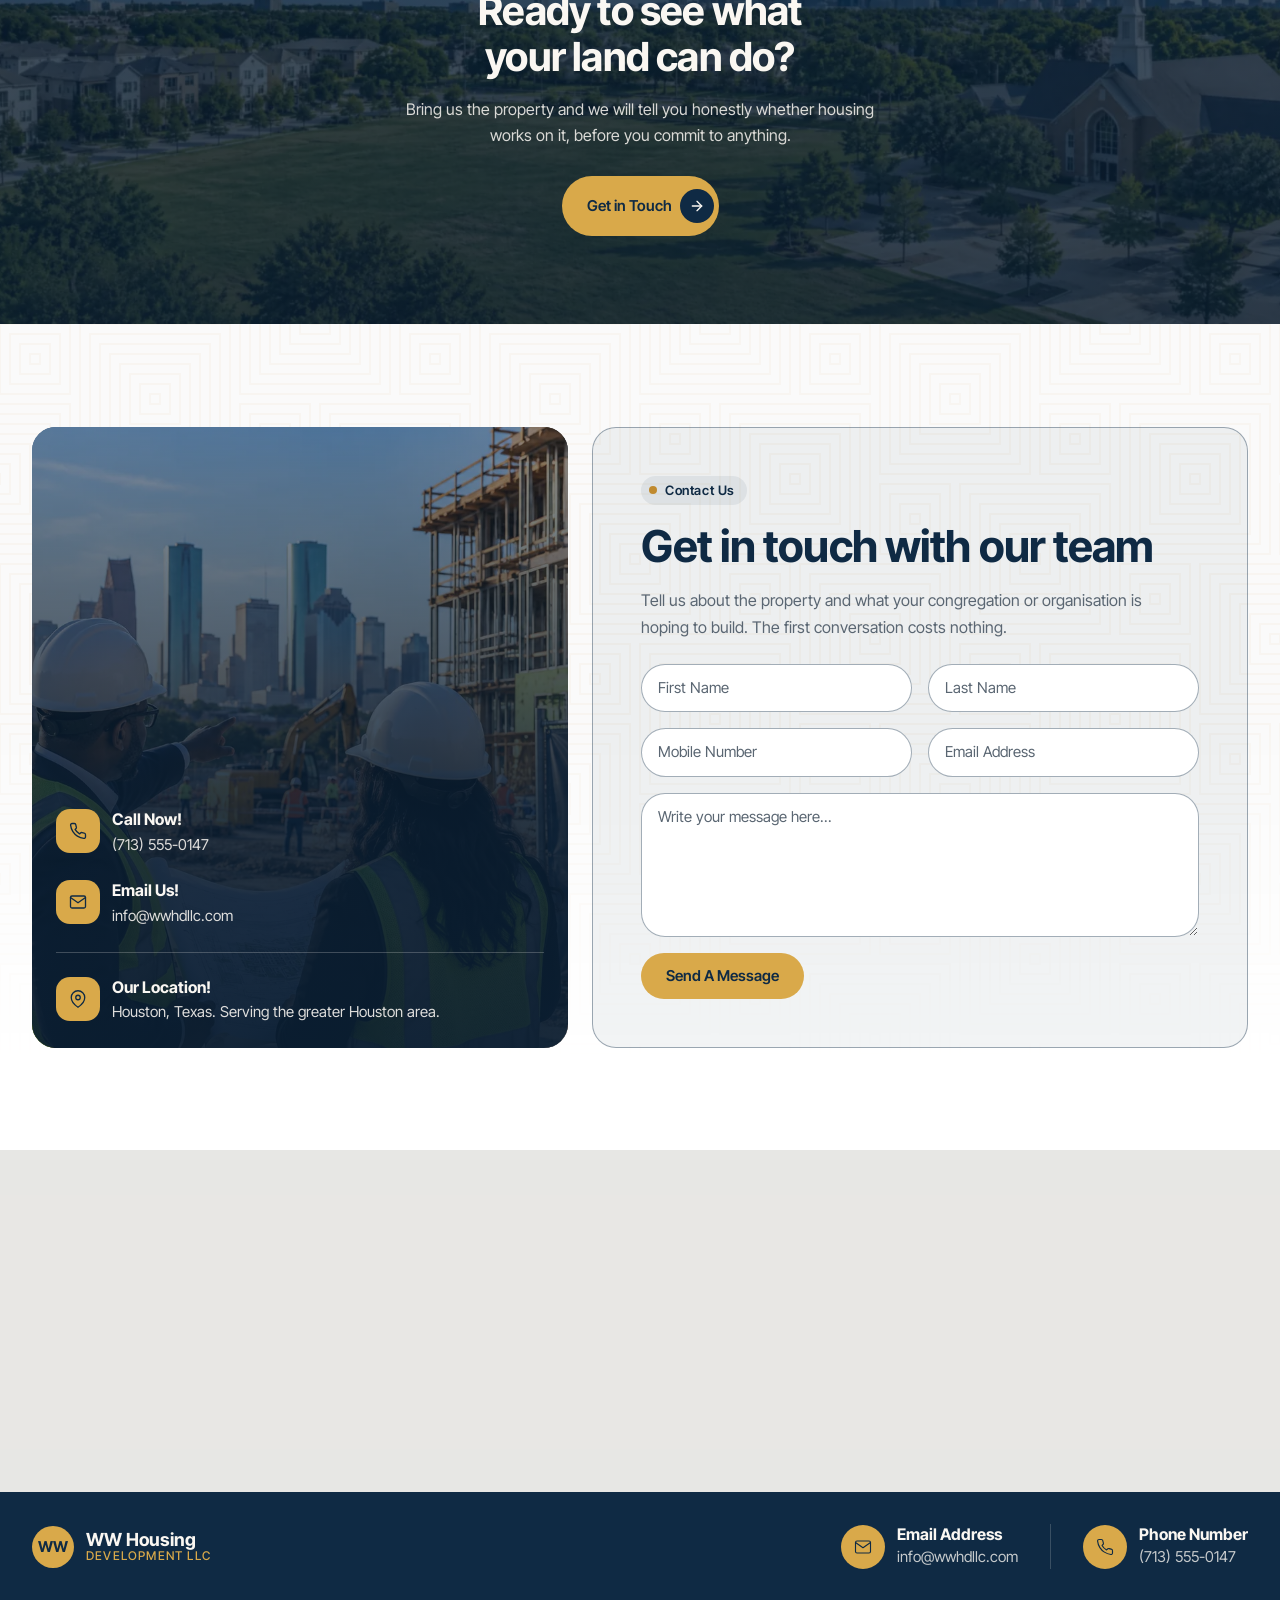
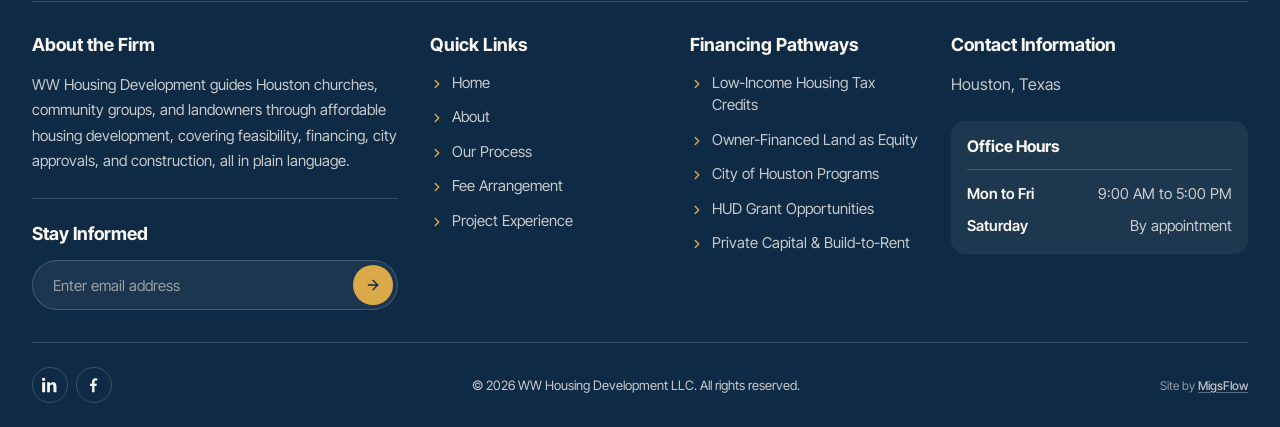
<file: html/project-experience.html>
<!DOCTYPE html>
<html lang="en">
  <head>
    <meta charset="utf-8" />
    <meta name="viewport" content="width=device-width, initial-scale=1" />
    <title>Project Experience | WW Housing Development LLC</title>
    <meta
      name="description"
      content="The affordable housing, church property, and community work the principals of WW Housing Development led before the firm was formed, across Houston."
    />

    <!-- Not deferred on purpose: this decides whether the splash shows
         before the first paint. See the note at the top of the file. -->
    <script src="../js/splash-init.js"></script>

    <link
      rel="preload"
      href="../fonts/inter-tight-v9-latin-regular.woff2"
      as="font"
      type="font/woff2"
      crossorigin
    />
    <link
      rel="preload"
      href="../fonts/inter-tight-v9-latin-700.woff2"
      as="font"
      type="font/woff2"
      crossorigin
    />

    <link rel="stylesheet" href="../css/global.css" />
    <link rel="stylesheet" href="../css/project-experience.css" />
  </head>
  <body>
    <div class="splash" role="status">
      <p class="visually-hidden">Loading</p>

      <div class="splash__inner">
        <span class="brand brand--splash">
          <span class="brand__mark" aria-hidden="true">WW</span>
          <span class="brand__text">
            <span class="brand__name">WW Housing</span>
            <span class="brand__suffix">Development LLC</span>
          </span>
        </span>

        <span class="splash__progress" aria-hidden="true">
          <span class="splash__progress-fill"></span>
        </span>
      </div>
    </div>

    <a class="skip-link" href="#main">Skip to main content</a>

    <header class="site-header">
      <!-- Utility bar: desktop only -->
      <div class="utility-bar">
        <div class="container utility-bar__inner">
          <ul class="utility-bar__contacts">
            <li class="utility-item">
              <span class="utility-item__icon" aria-hidden="true">
                <svg viewBox="0 0 24 24" fill="none" stroke="currentColor" stroke-width="1.5" stroke-linecap="round" stroke-linejoin="round">
                  <path d="M21 10c0 7-9 13-9 13s-9-6-9-13a9 9 0 0 1 18 0z" />
                  <circle cx="12" cy="10" r="3" />
                </svg>
              </span>
              <span class="utility-item__text">
                <span class="utility-item__label">Our Office</span>
                <span class="utility-item__value">Houston, Texas</span>
              </span>
            </li>

            <li class="utility-item">
              <span class="utility-item__icon" aria-hidden="true">
                <svg viewBox="0 0 24 24" fill="none" stroke="currentColor" stroke-width="1.5" stroke-linecap="round" stroke-linejoin="round">
                  <path d="M22 16.92v3a2 2 0 0 1-2.18 2 19.79 19.79 0 0 1-8.63-3.07 19.5 19.5 0 0 1-6-6A19.79 19.79 0 0 1 2.12 4.18 2 2 0 0 1 4.11 2h3a2 2 0 0 1 2 1.72 12.84 12.84 0 0 0 .7 2.81 2 2 0 0 1-.45 2.11L8.09 9.91a16 16 0 0 0 6 6l1.27-1.27a2 2 0 0 1 2.11-.45 12.84 12.84 0 0 0 2.81.7A2 2 0 0 1 22 16.92z" />
                </svg>
              </span>
              <span class="utility-item__text">
                <span class="utility-item__label">Call Us</span>
                <a class="utility-item__value" href="tel:+17135550147">(713) 555-0147</a>
              </span>
            </li>

            <li class="utility-item">
              <span class="utility-item__icon" aria-hidden="true">
                <svg viewBox="0 0 24 24" fill="none" stroke="currentColor" stroke-width="1.5" stroke-linecap="round" stroke-linejoin="round">
                  <path d="M4 4h16a2 2 0 0 1 2 2v12a2 2 0 0 1-2 2H4a2 2 0 0 1-2-2V6a2 2 0 0 1 2-2z" />
                  <polyline points="22 6 12 13 2 6" />
                </svg>
              </span>
              <span class="utility-item__text">
                <span class="utility-item__label">Email</span>
                <a class="utility-item__value" href="mailto:info@wwhdllc.com">info@wwhdllc.com</a>
              </span>
            </li>
          </ul>

          <ul class="utility-bar__social">
            <li>
              <a class="btn-icon" href="#" aria-label="WW Housing Development on LinkedIn">
                <svg viewBox="0 0 24 24" fill="currentColor" aria-hidden="true">
                  <path d="M4.98 3.5A2.5 2.5 0 1 1 2.49 1a2.5 2.5 0 0 1 2.49 2.5zM.25 8.02h4.47V23H.25zm7.5 0h4.28v2.05h.06a4.7 4.7 0 0 1 4.23-2.32c4.52 0 5.36 2.98 5.36 6.85V23h-4.47v-7.5c0-1.79-.03-4.09-2.49-4.09-2.5 0-2.88 1.95-2.88 3.96V23H7.75z" />
                </svg>
              </a>
            </li>
            <li>
              <a class="btn-icon" href="#" aria-label="WW Housing Development on Facebook">
                <svg viewBox="0 0 24 24" fill="currentColor" aria-hidden="true">
                  <path d="M15.12 5.32H17V2.14A26.11 26.11 0 0 0 14.26 2C11.2 2 9.1 3.85 9.1 7.24v2.7H6.11v3.55H9.1V23h3.68v-9.51h2.99l.45-3.55h-3.44V7.59c0-1.02.28-2.27 1.34-2.27z" />
                </svg>
              </a>
            </li>
          </ul>
        </div>
      </div>

      <!-- Main navigation bar -->
      <div class="nav-bar">
        <div class="container nav-bar__inner">
          <a class="brand" href="../index.html">
            <span class="brand__mark" aria-hidden="true">WW</span>
            <span class="brand__text">
              <span class="brand__name">WW Housing</span>
              <span class="brand__suffix">Development LLC</span>
            </span>
          </a>

          <button
            class="nav-toggle"
            type="button"
            aria-label="Open menu"
            aria-expanded="false"
            aria-controls="primary-nav"
          >
            <span class="nav-toggle__bars" aria-hidden="true">
              <span></span>
              <span></span>
              <span></span>
            </span>
          </button>

          <nav class="primary-nav" id="primary-nav" aria-label="Primary">
            <button class="nav-close" type="button" aria-label="Close menu">
              <svg viewBox="0 0 24 24" fill="none" stroke="currentColor" stroke-width="2" stroke-linecap="round" aria-hidden="true">
                <line x1="18" y1="6" x2="6" y2="18" />
                <line x1="6" y1="6" x2="18" y2="18" />
              </svg>
            </button>

            <ul class="primary-nav__list">
              <li class="primary-nav__item"><a href="../index.html">Home</a></li>
              <li class="primary-nav__item"><a href="about.html">About</a></li>
              <li class="primary-nav__item"><a href="our-process.html">Our Process</a></li>
              <li class="primary-nav__item"><a href="fee-arrangement.html">Fee Arrangement</a></li>
              <li class="primary-nav__item primary-nav__item--menu" data-nav-menu>
                <span class="primary-nav__row">
                  <a href="project-experience.html" aria-current="page">Project Experience</a>

                  <!-- Small screens only: on a pointer device the row opens on hover -->
                  <button class="primary-nav__disclosure" type="button" aria-expanded="false" aria-controls="nav-projects" data-nav-disclosure>
                    <span class="visually-hidden">Show projects</span>
                    <svg viewBox="0 0 24 24" fill="none" stroke="currentColor" stroke-width="2.5" stroke-linecap="round" stroke-linejoin="round" aria-hidden="true"><polyline points="6 9 12 15 18 9" /></svg>
                  </button>
                </span>

                <!--
                  Every entry points at the same page on purpose: there is one
                  worked example of a project detail page, not three.
                -->
                <div class="primary-nav__drawer" id="nav-projects">
                  <ul class="primary-nav__submenu">
                    <li><a href="project-detail.html">Affordable Senior Housing Community</a></li>
                    <li><a href="project-detail.html">Church Property &amp; Tax Credit Transactions</a></li>
                    <li><a href="project-detail.html">Charitable Dental Services Secured</a></li>
                  </ul>
                </div>
              </li>
            </ul>

            <a class="btn btn--accent primary-nav__cta" href="#contact">
              Schedule a Consultation
              <svg class="btn__icon" viewBox="0 0 24 24" fill="none" stroke="currentColor" stroke-width="2" stroke-linecap="round" stroke-linejoin="round" aria-hidden="true">
                <line x1="7" y1="17" x2="17" y2="7" />
                <polyline points="7 7 17 7 17 17" />
              </svg>
            </a>

            <ul class="primary-nav__contact">
              <li>
                <a href="tel:+17135550147">
                  <span class="primary-nav__contact-icon" aria-hidden="true">
                    <svg viewBox="0 0 24 24" fill="none" stroke="currentColor" stroke-width="1.5" stroke-linecap="round" stroke-linejoin="round">
                      <path d="M22 16.92v3a2 2 0 0 1-2.18 2 19.79 19.79 0 0 1-8.63-3.07 19.5 19.5 0 0 1-6-6A19.79 19.79 0 0 1 2.12 4.18 2 2 0 0 1 4.11 2h3a2 2 0 0 1 2 1.72 12.84 12.84 0 0 0 .7 2.81 2 2 0 0 1-.45 2.11L8.09 9.91a16 16 0 0 0 6 6l1.27-1.27a2 2 0 0 1 2.11-.45 12.84 12.84 0 0 0 2.81.7A2 2 0 0 1 22 16.92z" />
                    </svg>
                  </span>
                  <span class="primary-nav__contact-text">
                    <span class="primary-nav__contact-label">Call Us</span>
                    <span class="primary-nav__contact-value">(713) 555-0147</span>
                  </span>
                </a>
              </li>

              <li>
                <a href="mailto:info@wwhdllc.com">
                  <span class="primary-nav__contact-icon" aria-hidden="true">
                    <svg viewBox="0 0 24 24" fill="none" stroke="currentColor" stroke-width="1.5" stroke-linecap="round" stroke-linejoin="round">
                      <path d="M4 4h16a2 2 0 0 1 2 2v12a2 2 0 0 1-2 2H4a2 2 0 0 1-2-2V6a2 2 0 0 1 2-2z" />
                      <polyline points="22 6 12 13 2 6" />
                    </svg>
                  </span>
                  <span class="primary-nav__contact-text">
                    <span class="primary-nav__contact-label">Email</span>
                    <span class="primary-nav__contact-value">info@wwhdllc.com</span>
                  </span>
                </a>
              </li>
            </ul>
          </nav>
        </div>
      </div>

      <div class="nav-overlay"></div>
    </header>

    <main id="main">
      <section class="page-hero" aria-labelledby="work-hero-title">
        <div class="page-hero__bg" aria-hidden="true">
          <picture>
            <source media="(min-width: 48em)" srcset="../images/home/hero/hero-4.webp" type="image/webp" />
            <source media="(min-width: 48em)" srcset="../images/home/hero/hero-4.jpg" type="image/jpeg" />
            <source srcset="../images/home/hero/hero-4-m.webp" type="image/webp" />
            <img src="../images/home/hero/hero-4-m.jpg" alt="" width="800" height="1000" decoding="async" fetchpriority="high" />
          </picture>
        </div>

        <div class="container page-hero__inner">
          <p class="page-hero__eyebrow">Project Experience</p>

          <h1 class="page-hero__title">
            The work the principals have already <span class="mark-underline">carried</span>
          </h1>

          <p class="page-hero__text">
            WW Housing Development is a new firm. Its principals are not. Between them they have
            already carried affordable housing, church property, and community projects across
            Houston.
          </p>
        </div>
      </section>

      <section class="section works curve-out" aria-labelledby="works-heading">
        <div class="container">
          <header class="section-header">
            <p class="section-badge">
              <span class="section-badge__dot" aria-hidden="true"></span>
              Our Work
            </p>

            <h2 class="section-heading" id="works-heading">View our projects below</h2>

            <p class="section-intro">
              Three pieces of work the principals led before the firm was formed. Open any one of
              them for the detail.
            </p>
          </header>

          <!--
            SUBSTANTIATION. The three entries below are the same ones the home
            page carries, drawn from the June 2026 business plan's descriptions
            of the principals' prior work. The firm is pre-launch and has no
            completed projects of its own — do not add case studies here unless
            the principals can substantiate them.

            TO BUILD: every card links to project-detail.html, which does not
            exist yet. Until it does these links 404.
          -->
          <ul class="works__grid">
            <li class="work">
              <div class="work__media">
                <picture>
                  <source media="(min-width: 48em)" srcset="../images/home/project-experience/project-1.webp" type="image/webp" />
                  <source media="(min-width: 48em)" srcset="../images/home/project-experience/project-1.jpg" type="image/jpeg" />
                  <source srcset="../images/home/project-experience/project-1-m.webp" type="image/webp" />
                  <img src="../images/home/project-experience/project-1-m.jpg" alt="Residents walking through the courtyard of an affordable senior housing community" width="720" height="540" decoding="async" loading="lazy" />
                </picture>
              </div>

              <div class="work__panel">
                <p class="work__tag">
                  <span class="work__tag-dot" aria-hidden="true"></span>
                  Development
                </p>

                <h3 class="work__title">Affordable Senior Housing Community</h3>

                <ul class="work__meta">
                  <li>
                    <svg viewBox="0 0 24 24" fill="none" stroke="currentColor" stroke-width="1.75" stroke-linecap="round" stroke-linejoin="round" aria-hidden="true"><path d="M21 10c0 7-9 13-9 13s-9-6-9-13a9 9 0 0 1 18 0z" /><circle cx="12" cy="10" r="3" /></svg>
                    Houston, Texas
                  </li>
                  <li>
                    <svg viewBox="0 0 24 24" fill="none" stroke="currentColor" stroke-width="1.75" stroke-linecap="round" stroke-linejoin="round" aria-hidden="true"><line x1="18" y1="20" x2="18" y2="10" /><line x1="12" y1="20" x2="12" y2="4" /><line x1="6" y1="20" x2="6" y2="14" /></svg>
                    $33 Million
                  </li>
                </ul>

                <a class="link-arrow work__link" href="project-detail.html">
                  <span class="link-arrow__label">View project</span>
                  <svg viewBox="0 0 24 24" fill="none" stroke="currentColor" stroke-width="2.5" stroke-linecap="round" stroke-linejoin="round" aria-hidden="true"><line x1="7" y1="17" x2="17" y2="7" /><polyline points="7 7 17 7 17 17" /></svg>
                </a>
              </div>
            </li>

            <li class="work">
              <div class="work__media">
                <picture>
                  <source media="(min-width: 48em)" srcset="../images/home/project-experience/project-2.webp" type="image/webp" />
                  <source media="(min-width: 48em)" srcset="../images/home/project-experience/project-2.jpg" type="image/jpeg" />
                  <source srcset="../images/home/project-experience/project-2-m.webp" type="image/webp" />
                  <img src="../images/home/project-experience/project-2-m.jpg" alt="Advisors reviewing a church property development plan outside a Houston church" width="720" height="540" decoding="async" loading="lazy" />
                </picture>
              </div>

              <div class="work__panel">
                <p class="work__tag">
                  <span class="work__tag-dot" aria-hidden="true"></span>
                  Legal &amp; Structuring
                </p>

                <h3 class="work__title">Church Property &amp; Tax Credit Transactions</h3>

                <ul class="work__meta">
                  <li>
                    <svg viewBox="0 0 24 24" fill="none" stroke="currentColor" stroke-width="1.75" stroke-linecap="round" stroke-linejoin="round" aria-hidden="true"><path d="M21 10c0 7-9 13-9 13s-9-6-9-13a9 9 0 0 1 18 0z" /><circle cx="12" cy="10" r="3" /></svg>
                    Houston, Texas
                  </li>
                  <li>
                    <svg viewBox="0 0 24 24" fill="none" stroke="currentColor" stroke-width="1.75" stroke-linecap="round" stroke-linejoin="round" aria-hidden="true"><line x1="18" y1="20" x2="18" y2="10" /><line x1="12" y1="20" x2="12" y2="4" /><line x1="6" y1="20" x2="6" y2="14" /></svg>
                    Multiple closings
                  </li>
                </ul>

                <a class="link-arrow work__link" href="project-detail.html">
                  <span class="link-arrow__label">View project</span>
                  <svg viewBox="0 0 24 24" fill="none" stroke="currentColor" stroke-width="2.5" stroke-linecap="round" stroke-linejoin="round" aria-hidden="true"><line x1="7" y1="17" x2="17" y2="7" /><polyline points="7 7 17 7 17 17" /></svg>
                </a>
              </div>
            </li>

            <li class="work">
              <div class="work__media">
                <picture>
                  <source media="(min-width: 48em)" srcset="../images/home/project-experience/project-3.webp" type="image/webp" />
                  <source media="(min-width: 48em)" srcset="../images/home/project-experience/project-3.jpg" type="image/jpeg" />
                  <source srcset="../images/home/project-experience/project-3-m.webp" type="image/webp" />
                  <img src="../images/home/project-experience/project-3-m.jpg" alt="Patients being treated at a free dental care clinic in Houston" width="720" height="540" decoding="async" loading="lazy" />
                </picture>
              </div>

              <div class="work__panel">
                <p class="work__tag">
                  <span class="work__tag-dot" aria-hidden="true"></span>
                  Community Impact
                </p>

                <h3 class="work__title">Charitable Dental Services Secured</h3>

                <ul class="work__meta">
                  <li>
                    <svg viewBox="0 0 24 24" fill="none" stroke="currentColor" stroke-width="1.75" stroke-linecap="round" stroke-linejoin="round" aria-hidden="true"><path d="M21 10c0 7-9 13-9 13s-9-6-9-13a9 9 0 0 1 18 0z" /><circle cx="12" cy="10" r="3" /></svg>
                    Houston, Texas
                  </li>
                  <li>
                    <svg viewBox="0 0 24 24" fill="none" stroke="currentColor" stroke-width="1.75" stroke-linecap="round" stroke-linejoin="round" aria-hidden="true"><line x1="18" y1="20" x2="18" y2="10" /><line x1="12" y1="20" x2="12" y2="4" /><line x1="6" y1="20" x2="6" y2="14" /></svg>
                    $1M+ in services
                  </li>
                </ul>

                <a class="link-arrow work__link" href="project-detail.html">
                  <span class="link-arrow__label">View project</span>
                  <svg viewBox="0 0 24 24" fill="none" stroke="currentColor" stroke-width="2.5" stroke-linecap="round" stroke-linejoin="round" aria-hidden="true"><line x1="7" y1="17" x2="17" y2="7" /><polyline points="7 7 17 7 17 17" /></svg>
                </a>
              </div>
            </li>
          </ul>
        </div>
      </section>

      <section class="cta" aria-labelledby="cta-heading">
        <!--
          images/home/cta/
            cta-bg.webp + .jpg     1600x533 (desktop, min-width 48em)
            cta-bg-m.webp + .jpg    800x680 (mobile)
          Both softened before encoding — the scrim below sits at 74-84%, so
          the fine detail was not visible and was not earning its bytes.
        -->
        <div class="cta__bg" aria-hidden="true">
          <picture>
            <source media="(min-width: 48em)" srcset="../images/home/cta/cta-bg.webp" type="image/webp" />
            <source media="(min-width: 48em)" srcset="../images/home/cta/cta-bg.jpg" type="image/jpeg" />
            <source srcset="../images/home/cta/cta-bg-m.webp" type="image/webp" />
            <img src="../images/home/cta/cta-bg-m.jpg" alt="" width="800" height="680" decoding="async" loading="lazy" />
          </picture>
        </div>

        <div class="container cta__inner">
          <h2 class="cta__heading" id="cta-heading">Ready to see what your land can do?</h2>

          <p class="cta__text">
            Bring us the property and we will tell you honestly whether housing works on it, before you commit to anything.
          </p>

          <div class="cta__actions">
            <a class="btn btn--accent btn--with-badge" href="#contact">
              Get in Touch
              <span class="btn__badge" aria-hidden="true">
                <svg viewBox="0 0 24 24" fill="none" stroke="currentColor" stroke-width="2" stroke-linecap="round" stroke-linejoin="round">
                  <line x1="5" y1="12" x2="19" y2="12" />
                  <polyline points="12 5 19 12 12 19" />
                </svg>
              </span>
            </a>
          </div>
        </div>
      </section>

      <section class="section contact" id="contact" aria-labelledby="contact-heading">
        <div class="section-texture" aria-hidden="true"></div>

        <div class="container contact__grid">
          <div class="contact__aside">
            <picture class="contact__aside-photo" aria-hidden="true">
              <source media="(min-width: 48em)" srcset="../images/home/how-it-works/approvals-builds.webp" type="image/webp" />
              <source media="(min-width: 48em)" srcset="../images/home/how-it-works/approvals-builds.jpg" type="image/jpeg" />
              <source srcset="../images/home/how-it-works/approvals-builds-m.webp" type="image/webp" />
              <img src="../images/home/how-it-works/approvals-builds-m.jpg" alt="" width="640" height="800" decoding="async" loading="lazy" />
            </picture>

            <div class="contact__aside-content">
              <ul class="contact__points">
                <li class="contact__point">
                  <span class="contact__point-icon" aria-hidden="true">
                    <svg viewBox="0 0 24 24" fill="none" stroke="currentColor" stroke-width="1.75" stroke-linecap="round" stroke-linejoin="round"><path d="M22 16.92v3a2 2 0 0 1-2.18 2 19.79 19.79 0 0 1-8.63-3.07 19.5 19.5 0 0 1-6-6A19.79 19.79 0 0 1 2.12 4.18 2 2 0 0 1 4.11 2h3a2 2 0 0 1 2 1.72 12.84 12.84 0 0 0 .7 2.81 2 2 0 0 1-.45 2.11L8.09 9.91a16 16 0 0 0 6 6l1.27-1.27a2 2 0 0 1 2.11-.45 12.84 12.84 0 0 0 2.81.7A2 2 0 0 1 22 16.92z" /></svg>
                  </span>
                  <span>
                    <span class="contact__point-label">Call Now!</span>
                    <a class="contact__point-value" href="tel:+17135550147">(713) 555-0147</a>
                  </span>
                </li>

                <li class="contact__point">
                  <span class="contact__point-icon" aria-hidden="true">
                    <svg viewBox="0 0 24 24" fill="none" stroke="currentColor" stroke-width="1.75" stroke-linecap="round" stroke-linejoin="round"><path d="M4 4h16a2 2 0 0 1 2 2v12a2 2 0 0 1-2 2H4a2 2 0 0 1-2-2V6a2 2 0 0 1 2-2z" /><polyline points="22 6 12 13 2 6" /></svg>
                  </span>
                  <span>
                    <span class="contact__point-label">Email Us!</span>
                    <a class="contact__point-value" href="mailto:info@wwhdllc.com">info@wwhdllc.com</a>
                  </span>
                </li>
              </ul>

              <div class="contact__point contact__location">
                <span class="contact__point-icon" aria-hidden="true">
                  <svg viewBox="0 0 24 24" fill="none" stroke="currentColor" stroke-width="1.75" stroke-linecap="round" stroke-linejoin="round"><path d="M21 10c0 7-9 13-9 13s-9-6-9-13a9 9 0 0 1 18 0z" /><circle cx="12" cy="10" r="3" /></svg>
                </span>
                <span>
                  <span class="contact__point-label">Our Location!</span>
                  <span class="contact__point-value">Houston, Texas. Serving the greater Houston area.</span>
                </span>
              </div>
            </div>
          </div>

          <div class="contact__panel">
            <header class="section-header section-header--start">
              <p class="section-badge">
                <span class="section-badge__dot" aria-hidden="true"></span>
                Contact Us
              </p>

              <h2 class="section-heading" id="contact-heading">Get in touch with our team</h2>

              <p class="section-intro">
                Tell us about the property and what your congregation or organisation is hoping
                to build. The first conversation costs nothing.
              </p>
            </header>

            <!--
              NO FORM HANDLER YET. action="#" discards the submission. Point this
              at a real endpoint before launch or the form silently loses enquiries.
            -->
            <!--
              TO WIRE: replace YOUR_FORM_ID with the Formspree form id from the
              firm's account. Until then the form posts nowhere. The honeypot
              below is Formspree's: real people never see it, bots fill it in,
              and those submissions are dropped.
            -->
            <form class="form contact__form" action="https://formspree.io/f/YOUR_FORM_ID" method="post">
              <input type="hidden" name="_subject" value="Enquiry from wwhdllc.com" />
              <input class="visually-hidden" type="text" name="_gotcha" tabindex="-1" autocomplete="off" aria-hidden="true" />

              <div class="field">
                <label class="field__label visually-hidden" for="contact-first">First name</label>
                <input id="contact-first" name="first-name" type="text" autocomplete="given-name" placeholder="First Name" required />
              </div>

              <div class="field">
                <label class="field__label visually-hidden" for="contact-last">Last name</label>
                <input id="contact-last" name="last-name" type="text" autocomplete="family-name" placeholder="Last Name" />
              </div>

              <div class="field">
                <label class="field__label visually-hidden" for="contact-phone">Mobile number</label>
                <input id="contact-phone" name="phone" type="tel" autocomplete="tel" placeholder="Mobile Number" />
              </div>

              <div class="field">
                <label class="field__label visually-hidden" for="contact-email">Email address</label>
                <input id="contact-email" name="email" type="email" autocomplete="email" placeholder="Email Address" required />
              </div>

              <div class="field field--wide">
                <label class="field__label visually-hidden" for="contact-message">Message</label>
                <textarea id="contact-message" name="message" placeholder="Write your message here..." required></textarea>
              </div>

              <div class="form__actions">
                <button class="btn btn--accent" type="submit">Send A Message</button>
              </div>
            </form>
          </div>
        </div>
      </section>

      <section class="map" aria-label="Map of the Houston area we serve">
        <!--
          PROJECT EXCEPTION (handbook §6): third-party embed.
          Keyless Google Maps embed centred on Houston, lazy-loaded so it never
          blocks first paint. When the firm has a street address, swap the q=
          value for it.
        -->
        <iframe
          class="map__frame"
          src="https://maps.google.com/maps?q=Houston,+TX&amp;z=10&amp;output=embed"
          title="Map of Houston, Texas"
          loading="lazy"
          referrerpolicy="no-referrer-when-downgrade"
          allowfullscreen
        ></iframe>
      </section>
    </main>

    <footer class="site-footer">
      <div class="container">
        <div class="site-footer__top">
          <a class="brand" href="../index.html">
            <span class="brand__mark" aria-hidden="true">WW</span>
            <span class="brand__text">
              <span class="brand__name">WW Housing</span>
              <span class="brand__suffix">Development LLC</span>
            </span>
          </a>

          <ul class="site-footer__contact">
            <li>
              <a href="mailto:info@wwhdllc.com">
                <span class="site-footer__contact-icon"><svg viewBox="0 0 24 24" fill="none" stroke="currentColor" stroke-width="1.5" stroke-linecap="round" stroke-linejoin="round" aria-hidden="true"><path d="M4 4h16a2 2 0 0 1 2 2v12a2 2 0 0 1-2 2H4a2 2 0 0 1-2-2V6a2 2 0 0 1 2-2z" /><polyline points="22 6 12 13 2 6" /></svg></span>
                <span>
                  <span class="site-footer__contact-label">Email Address</span>
                  <span class="site-footer__contact-value">info@wwhdllc.com</span>
                </span>
              </a>
            </li>
            <li>
              <a href="tel:+17135550147">
                <span class="site-footer__contact-icon"><svg viewBox="0 0 24 24" fill="none" stroke="currentColor" stroke-width="1.5" stroke-linecap="round" stroke-linejoin="round" aria-hidden="true"><path d="M22 16.92v3a2 2 0 0 1-2.18 2 19.79 19.79 0 0 1-8.63-3.07 19.5 19.5 0 0 1-6-6A19.79 19.79 0 0 1 2.12 4.18 2 2 0 0 1 4.11 2h3a2 2 0 0 1 2 1.72 12.84 12.84 0 0 0 .7 2.81 2 2 0 0 1-.45 2.11L8.09 9.91a16 16 0 0 0 6 6l1.27-1.27a2 2 0 0 1 2.11-.45 12.84 12.84 0 0 0 2.81.7A2 2 0 0 1 22 16.92z" /></svg></span>
                <span>
                  <span class="site-footer__contact-label">Phone Number</span>
                  <span class="site-footer__contact-value">(713) 555-0147</span>
                </span>
              </a>
            </li>
          </ul>
        </div>

        <div class="site-footer__main">
          <div class="site-footer__about">
            <h2 class="site-footer__heading">About the Firm</h2>
            <p>
              WW Housing Development guides Houston churches, community groups, and landowners
              through affordable housing development, covering feasibility, financing, city approvals, and construction, all in plain language.
            </p>

            <div class="site-footer__newsletter">
              <h3 class="site-footer__heading">Stay Informed</h3>
              <!-- NO HANDLER YET — see the note on the contact form above. -->
              <!--
                STILL UNWIRED. A newsletter signup belongs with a mailing
                list provider (Mailchimp, Buttondown, ConvertKit), not with
                Formspree — the provider handles consent, unsubscribes and
                the sending. Point action= at their form endpoint.
              -->
              <form class="newsletter" action="#" method="post">
                <label class="visually-hidden" for="newsletter-email">Email address</label>
                <input id="newsletter-email" name="email" type="email" autocomplete="email" placeholder="Enter email address" required />
                <button class="newsletter__submit" type="submit" aria-label="Subscribe to updates">
                  <svg viewBox="0 0 24 24" fill="none" stroke="currentColor" stroke-width="2" stroke-linecap="round" stroke-linejoin="round" aria-hidden="true">
                    <line x1="5" y1="12" x2="19" y2="12" />
                    <polyline points="12 5 19 12 12 19" />
                  </svg>
                </button>
              </form>
            </div>
          </div>

          <nav aria-labelledby="footer-quick-links">
            <h2 class="site-footer__heading" id="footer-quick-links">Quick Links</h2>
            <ul class="site-footer__list">
                <li><svg viewBox="0 0 24 24" fill="none" stroke="currentColor" stroke-width="2.5" stroke-linecap="round" stroke-linejoin="round" aria-hidden="true"><polyline points="9 18 15 12 9 6" /></svg><a href="../index.html">Home</a></li>
                <li><svg viewBox="0 0 24 24" fill="none" stroke="currentColor" stroke-width="2.5" stroke-linecap="round" stroke-linejoin="round" aria-hidden="true"><polyline points="9 18 15 12 9 6" /></svg><a href="about.html">About</a></li>
                <li><svg viewBox="0 0 24 24" fill="none" stroke="currentColor" stroke-width="2.5" stroke-linecap="round" stroke-linejoin="round" aria-hidden="true"><polyline points="9 18 15 12 9 6" /></svg><a href="our-process.html">Our Process</a></li>
                <li><svg viewBox="0 0 24 24" fill="none" stroke="currentColor" stroke-width="2.5" stroke-linecap="round" stroke-linejoin="round" aria-hidden="true"><polyline points="9 18 15 12 9 6" /></svg><a href="fee-arrangement.html">Fee Arrangement</a></li>
                <li><svg viewBox="0 0 24 24" fill="none" stroke="currentColor" stroke-width="2.5" stroke-linecap="round" stroke-linejoin="round" aria-hidden="true"><polyline points="9 18 15 12 9 6" /></svg><a href="project-experience.html">Project Experience</a></li>
            </ul>
          </nav>

          <div>
            <h2 class="site-footer__heading">Financing Pathways</h2>
            <ul class="site-footer__list">
                <li><svg viewBox="0 0 24 24" fill="none" stroke="currentColor" stroke-width="2.5" stroke-linecap="round" stroke-linejoin="round" aria-hidden="true"><polyline points="9 18 15 12 9 6" /></svg>Low-Income Housing Tax Credits</li>
                <li><svg viewBox="0 0 24 24" fill="none" stroke="currentColor" stroke-width="2.5" stroke-linecap="round" stroke-linejoin="round" aria-hidden="true"><polyline points="9 18 15 12 9 6" /></svg>Owner-Financed Land as Equity</li>
                <li><svg viewBox="0 0 24 24" fill="none" stroke="currentColor" stroke-width="2.5" stroke-linecap="round" stroke-linejoin="round" aria-hidden="true"><polyline points="9 18 15 12 9 6" /></svg>City of Houston Programs</li>
                <li><svg viewBox="0 0 24 24" fill="none" stroke="currentColor" stroke-width="2.5" stroke-linecap="round" stroke-linejoin="round" aria-hidden="true"><polyline points="9 18 15 12 9 6" /></svg>HUD Grant Opportunities</li>
                <li><svg viewBox="0 0 24 24" fill="none" stroke="currentColor" stroke-width="2.5" stroke-linecap="round" stroke-linejoin="round" aria-hidden="true"><polyline points="9 18 15 12 9 6" /></svg>Private Capital &amp; Build-to-Rent</li>
            </ul>
          </div>

          <div>
            <h2 class="site-footer__heading">Contact Information</h2>
            <p>Houston, Texas</p>

            <!-- PLACEHOLDER HOURS — confirm with the principals before launch. -->
            <div class="site-footer__hours">
              <h3>Office Hours</h3>
              <ul>
                <li>
                  <span class="site-footer__hours-day">Mon to Fri</span>
                  <span>9:00 AM to 5:00 PM</span>
                </li>
                <li>
                  <span class="site-footer__hours-day">Saturday</span>
                  <span>By appointment</span>
                </li>
              </ul>
            </div>
          </div>
        </div>

        <div class="site-footer__bottom">
          <ul class="site-footer__social">
            <li>
              <a class="btn-icon btn-icon--on-dark" href="#" aria-label="WW Housing Development on LinkedIn"><svg viewBox="0 0 24 24" fill="currentColor" aria-hidden="true"><path d="M4.98 3.5A2.5 2.5 0 1 1 2.49 1a2.5 2.5 0 0 1 2.49 2.5zM.25 8.02h4.47V23H.25zm7.5 0h4.28v2.05h.06a4.7 4.7 0 0 1 4.23-2.32c4.52 0 5.36 2.98 5.36 6.85V23h-4.47v-7.5c0-1.79-.03-4.09-2.49-4.09-2.5 0-2.88 1.95-2.88 3.96V23H7.75z" /></svg></a>
            </li>
            <li>
              <a class="btn-icon btn-icon--on-dark" href="#" aria-label="WW Housing Development on Facebook"><svg viewBox="0 0 24 24" fill="currentColor" aria-hidden="true"><path d="M15.12 5.32H17V2.14A26.11 26.11 0 0 0 14.26 2C11.2 2 9.1 3.85 9.1 7.24v2.7H6.11v3.55H9.1V23h3.68v-9.51h2.99l.45-3.55h-3.44V7.59c0-1.02.28-2.27 1.34-2.27z" /></svg></a>
            </li>
          </ul>

          <p class="site-footer__copyright">
            &copy; 2026 WW Housing Development LLC. All rights reserved.
          </p>

          <p class="site-footer__credit">Site by <a href="https://www.migsflow.com" target="_blank" rel="noopener">MigsFlow</a></p>
        </div>
      </div>
    </footer>



    <button class="to-top" type="button" aria-label="Back to top">
      <svg viewBox="0 0 24 24" fill="none" stroke="currentColor" stroke-width="2.5" stroke-linecap="round" stroke-linejoin="round" aria-hidden="true">
        <line x1="12" y1="19" x2="12" y2="5" />
        <polyline points="5 12 12 5 19 12" />
      </svg>
    </button>



    <script src="../js/global.js" defer></script>
  </body>
</html>
</file>
<file: css/global.css>
/* ==========================================================================
   WW Housing Development LLC — global.css
   Site-wide tokens, reset, typography, buttons, site header and navigation.

   MOBILE FIRST: base rules target the smallest practical viewport.
   Larger layouts are added with min-width queries only (handbook §12).
   ========================================================================== */

/* --------------------------------------------------------------------------
   1. Fonts
   Inter Tight, self-hosted from /fonts — no font CDN (handbook §5).
   Only the four weights the site actually uses are declared: 400 body,
   500 navigation links, 600 buttons, 700 headings and emphasis.
   The 200, 300 and 800 files sit unused in /fonts; declare them here only
   if a design need appears.
   -------------------------------------------------------------------------- */
@font-face {
  font-family: "Inter Tight";
  src: url("../fonts/inter-tight-v9-latin-regular.woff2") format("woff2");
  font-weight: 400;
  font-style: normal;
  font-display: swap;
}

@font-face {
  font-family: "Inter Tight";
  src: url("../fonts/inter-tight-v9-latin-500.woff2") format("woff2");
  font-weight: 500;
  font-style: normal;
  font-display: swap;
}

@font-face {
  font-family: "Inter Tight";
  src: url("../fonts/inter-tight-v9-latin-600.woff2") format("woff2");
  font-weight: 600;
  font-style: normal;
  font-display: swap;
}

@font-face {
  font-family: "Inter Tight";
  src: url("../fonts/inter-tight-v9-latin-700.woff2") format("woff2");
  font-weight: 700;
  font-style: normal;
  font-display: swap;
}

/* --------------------------------------------------------------------------
   2. Design
   -------------------------------------------------------------------------- */
:root {
  /* Brand color — swap these six values when the client confirms a palette */
  --clr-primary: #0f2a44;        /* navy — bars, headings, primary buttons   */
  --clr-primary-deep: #0a1e32;   /* navy, darker — hovers, mobile nav panel  */
  --clr-accent: #c08a2e;         /* brass — rules, icons, accent hover       */
  --clr-accent-light: #d9a94a;   /* brass, lighter — CTA fill, on-navy accent*/
  --clr-surface: #faf7f2;        /* cream — page and utility-bar ground      */
  --clr-surface-alt: #ffffff;    /* white — sections lifted off the cream    */
  --clr-body: #23292f;           /* charcoal — body copy                     */
  --clr-muted: #5a6672;          /* slate — labels, captions, form hints     */

  --clr-line: rgba(15, 42, 68, 0.384);
  --clr-line-on-dark: rgba(250, 247, 242, 0.18);

  /* Typography */
  /* Fallbacks are metrically close to Inter Tight to limit layout shift */
  --ff-heading: "Inter Tight", "Helvetica Neue", Arial, system-ui, sans-serif;
  --ff-body: "Inter Tight", "Helvetica Neue", Arial, system-ui, sans-serif;

  --fs-100: 0.75rem;
  --fs-200: 0.8125rem;
  --fs-300: 0.9375rem;
  --fs-400: 1rem;
  --fs-500: 1.125rem;
  --fs-700: clamp(1.75rem, 5vw, 2.5rem);

  --fw-regular: 400;
  --fw-medium: 500;
  --fw-semibold: 600;
  --fw-bold: 700;

  /* Spacing */
  --space-2xs: 0.25rem;
  --space-xs: 0.5rem;
  --space-sm: 0.75rem;
  --space-md: 1rem;
  --space-lg: 1.5rem;
  --space-xl: 2rem;
  --space-2xl: 3rem;

  /* Radius — generous by default for a friendlier, less corporate feel */
  --radius-sm: 0.5rem;
  --radius-md: 0.875rem;
  --radius-lg: 1.5rem;
  --radius-pill: 62.4375rem;

  /* Motion */
  --t-fast: 180ms;
  --t-base: 260ms;
  --t-panel: 380ms;
  --t-slow: 420ms;
  --ease-out: cubic-bezier(0.22, 0.61, 0.36, 1);

  /* Layout */
  --section-space: clamp(3.5rem, 8vw, 7rem);
  /* Depth of the curved edge a .curve-out section hangs into the next one */
  --curve-height: clamp(2.5rem, 6vw, 6rem);
  --container-max: 80rem;
  --container-pad: clamp(1rem, 4vw, 2rem);
  --nav-bar-height: 4.5rem;
  /* Fixed so the sticky header can offset the utility bar out of view */
  --utility-bar-height: 4.75rem;
}

/* --------------------------------------------------------------------------
   3. Reset and base
   -------------------------------------------------------------------------- */
*,
*::before,
*::after {
  box-sizing: border-box;
}

html {
  -webkit-text-size-adjust: 100%;
  scroll-behavior: smooth;
}

body {
  margin: 0;
  background-color: var(--clr-surface);
  color: var(--clr-body);
  font-family: var(--ff-body);
  font-size: var(--fs-400);
  line-height: 1.6;
  -webkit-font-smoothing: antialiased;
}


/* Set by global.js while the mobile nav panel is open */
body.has-open-nav {
  overflow: hidden;
}

h1,
h2,
h3,
h4 {
  margin: 0 0 var(--space-md);
  font-family: var(--ff-heading);
  font-weight: var(--fw-bold);
  line-height: 1.2;
  color: var(--clr-primary);
}

h1 {
  font-size: var(--fs-700);
}

p {
  margin: 0 0 var(--space-md);
}

a {
  color: var(--clr-primary);
  text-decoration-thickness: 1px;
  text-underline-offset: 0.15em;
}

ul,
ol {
  margin: 0;
  padding: 0;
  list-style: none;
}

figure,
blockquote {
  margin: 0;
}

img,
svg {
  display: block;
  max-width: 100%;
}

button {
  font: inherit;
  color: inherit;
}

:focus-visible {
  outline: 2px solid var(--clr-accent-light);
  outline-offset: 3px;
  border-radius: var(--radius-sm);
}

.bold {
 font-weight: bold;
}

/* --------------------------------------------------------------------------
   4. Utilities
   -------------------------------------------------------------------------- */
.container {
  width: 100%;
  max-width: var(--container-max);
  margin-inline: auto;
  padding-inline: var(--container-pad);
}

.visually-hidden {
  position: absolute;
  width: 1px;
  height: 1px;
  margin: -1px;
  padding: 0;
  overflow: hidden;
  clip-path: inset(50%);
  white-space: nowrap;
  border: 0;
}

.skip-link {
  position: absolute;
  top: var(--space-xs);
  left: var(--space-xs);
  z-index: 200;
  padding: var(--space-xs) var(--space-md);
  border-radius: var(--radius-pill);
  background-color: var(--clr-accent-light);
  color: var(--clr-primary);
  font-size: var(--fs-300);
  font-weight: var(--fw-semibold);
  text-decoration: none;
  transform: translateY(-200%);
  transition: transform var(--t-fast) var(--ease-out);
}

.skip-link:focus-visible {
  transform: translateY(0);
}

/* Vertical rhythm shared by every page section */
.section {
  padding-block: var(--section-space);
}

/* Small pill label that opens a section, e.g. "About Us" */
.section-badge {
  display: inline-flex;
  align-items: center;
  gap: var(--space-xs);
  margin: 0;
  padding: var(--space-2xs) var(--space-sm) var(--space-2xs) var(--space-xs);
  border-radius: var(--radius-pill);
  background-color: rgba(15, 42, 68, 0.07);
  color: var(--clr-primary);
  font-size: var(--fs-200);
  font-weight: var(--fw-semibold);
  letter-spacing: 0.04em;
}

.section-badge__dot {
  width: 0.5rem;
  height: 0.5rem;
  flex: none;
  border-radius: 50%;
  background-color: var(--clr-accent);
}

/* Centred section opener: badge, heading, lead paragraph */
.section-header {
  display: flex;
  flex-direction: column;
  align-items: center;
  gap: var(--space-md);
  margin-bottom: var(--space-2xl);
  text-align: center;
}

.section-heading {
  margin: 0;
  max-width: 22ch;
  font-size: clamp(1.75rem, 5vw, 2.75rem);
  line-height: 1.15;
  letter-spacing: -0.02em;
  text-wrap: balance;
}

.section-intro {
  margin: 0;
  max-width: 56ch;
  color: var(--clr-muted);
  font-size: var(--fs-400);
  line-height: 1.65;
}

/* Left-aligned variant */
.section-header--start {
  align-items: flex-start;
  text-align: left;
}

/* Split variant: heading and lead paragraph share a row on wide screens.
   A centred column of text in a 1400px viewport leaves most of the row empty;
   this fills it and gives the section a proper shoulder. */
.section-header--split {
  align-items: flex-start;
  text-align: left;
}

.section-header--split .section-heading {
  max-width: 20ch;
}

@media (min-width: 64em) {
  .section-header--split {
    display: grid;
    grid-template-columns: minmax(0, 1.1fr) minmax(0, 1fr);
    gap: var(--space-2xl);
    align-items: end;
  }

  .section-header--split .section-intro {
    max-width: 46ch;
    padding-bottom: 0.35rem;
  }
}

/* Icon + heading + copy, used in feature grids */
.feature {
  display: flex;
  align-items: flex-start;
  gap: var(--space-sm);
}

.feature__icon {
  display: inline-flex;
  align-items: center;
  justify-content: center;
  width: 2.75rem;
  height: 2.75rem;
  flex: none;
  border-radius: 50%;
  background-color: var(--clr-accent-light);
  color: var(--clr-primary);
}

.feature__icon svg {
  width: 1.25rem;
  height: 1.25rem;
}

.feature__body {
  min-width: 0;
}

.feature__title {
  margin: 0 0 var(--space-2xs);
  font-size: var(--fs-400);
  font-weight: var(--fw-bold);
}

.feature__text {
  margin: 0;
  color: var(--clr-muted);
  font-size: var(--fs-300);
  line-height: 1.6;
}

/* Ticked list item */
.check {
  display: flex;
  align-items: flex-start;
  gap: var(--space-xs);
  color: var(--clr-body);
  font-size: var(--fs-300);
  line-height: 1.5;
}

.check__icon {
  display: inline-flex;
  align-items: center;
  justify-content: center;
  width: 1.25rem;
  height: 1.25rem;
  flex: none;
  margin-top: 0.125rem;
  border-radius: 50%;
  background-color: var(--clr-accent-light);
  color: var(--clr-primary);
}

.check__icon svg {
  width: 0.75rem;
  height: 0.75rem;
}

/* Hand-drawn brass underline beneath a word inside a heading.
   Wrap the word: <span class="mark-underline">Homes</span>

   inline-block keeps the word and its mark from being split by a line break,
   and the padding-bottom reserves the room the mark occupies so it can never
   collide with whatever follows the heading. The mark is a pseudo-element, so
   it stays out of the accessibility tree with no aria needed. */
.mark-underline {
  position: relative;
  display: inline-block;
  padding-bottom: 0.5em;
}

.mark-underline::after {
  content: "";
  position: absolute;
  /* Overshoots the word slightly at both ends, the way a drawn stroke would */
  left: -5%;
  right: -5%;
  bottom: 0.05em;
  /* Width comes from the insets; the ratio then sets the height, so the
     stroke is never squashed whatever the heading size */
  aspect-ratio: 1399 / 187;
  background-image: url("../images/svg-backgrounds/5-point-wide-underline.svg");
  background-repeat: no-repeat;
  background-size: 100% 100%;
  pointer-events: none;
}

/* Uppercase text link with a trailing arrow */
.link-arrow {
  display: inline-flex;
  align-items: center;
  gap: var(--space-xs);
  color: var(--clr-primary);
  font-size: var(--fs-200);
  font-weight: var(--fw-bold);
  letter-spacing: 0.08em;
  text-transform: uppercase;
  text-decoration: none;
}

.link-arrow svg {
  width: 0.875rem;
  height: 0.875rem;
  flex: none;
  color: var(--clr-accent);
  transition: transform var(--t-base) var(--ease-out);
}

.link-arrow:hover svg,
.link-arrow:focus-visible svg {
  transform: translate(0.15rem, -0.15rem);
}

/* Underline is drawn rather than declared, so it can sweep in from the left.
   Scoped to the label so it stops short of the arrow. */
.link-arrow__label {
  position: relative;
}

.link-arrow__label::after {
  content: "";
  position: absolute;
  left: 0;
  right: 0;
  bottom: -0.35em;
  height: 2px;
  border-radius: 2px;
  background-color: var(--clr-accent);
  transform: scaleX(0);
  transform-origin: left center;
  transition: transform var(--t-slow) var(--ease-out);
}

.link-arrow:hover .link-arrow__label::after,
.link-arrow:focus-visible .link-arrow__label::after {
  transform: scaleX(1);
}

/* Overlapping circular portraits */
.avatar-stack {
  display: flex;
  align-items: center;
}

.avatar-stack li + li {
  margin-left: -0.875rem;
}

.avatar-stack img {
  width: 3rem;
  height: 3rem;
  border: 2px solid var(--clr-surface);
  border-radius: 50%;
  background-color: var(--clr-primary);
  object-fit: cover;
}

.avatar-stack--sm img {
  width: 2.25rem;
  height: 2.25rem;
}

.avatar-stack--sm li + li {
  margin-left: -0.625rem;
}

/* Portrait + pull quote + attribution */
.quote-card {
  display: flex;
  align-items: stretch;
  gap: 0;
  overflow: hidden;
  border-radius: var(--radius-lg);
  background-color: rgba(15, 42, 68, 0.06);
}

.quote-card__photo {
  width: clamp(5.5rem, 26%, 10rem);
  flex: none;
  background-color: rgba(15, 42, 68, 0.12);
}

.quote-card__photo img {
  width: 100%;
  height: 100%;
  object-fit: cover;
}

.quote-card__body {
  display: flex;
  flex-direction: column;
  gap: var(--space-sm);
  padding: var(--space-md);
}

.quote-card__quote p {
  margin: 0;
  font-size: var(--fs-300);
  font-weight: var(--fw-medium);
  line-height: 1.55;
  color: var(--clr-primary);
}

.quote-card__cite {
  display: flex;
  flex-direction: column;
  padding-top: var(--space-sm);
  border-top: 1px solid var(--clr-line);
  font-style: normal;
}

.quote-card__name {
  font-size: var(--fs-300);
  font-weight: var(--fw-bold);
  color: var(--clr-primary);
}

.quote-card__role {
  font-size: var(--fs-200);
  color: var(--clr-muted);
}

/* --------------------------------------------------------------------------
   5. Buttons
   -------------------------------------------------------------------------- */
.btn {
  position: relative;
  isolation: isolate;
  overflow: hidden;
  display: inline-flex;
  align-items: center;
  justify-content: center;
  gap: var(--space-xs);
  min-height: 2.875rem;
  padding: var(--space-sm) var(--space-lg);
  border: 1px solid transparent;
  border-radius: var(--radius-pill);
  font-size: var(--fs-300);
  font-weight: var(--fw-semibold);
  line-height: 1.2;
  text-align: center;
  text-decoration: none;
  cursor: pointer;
  transition: border-color var(--t-slow) var(--ease-out),
    color var(--t-slow) var(--ease-out);
}

/* The sweep. Sits behind the label via z-index -1, kept inside the button by
   isolation: isolate, and clipped to the pill by overflow: hidden.
   Each variant sets its own --btn-fill. */
.btn::before {
  content: "";
  position: absolute;
  inset: 0;
  z-index: -1;
  background-color: var(--btn-fill, transparent);
  transform: scaleX(0);
  transform-origin: left center;
  transition: transform var(--t-slow) var(--ease-out);
}

.btn:hover::before,
.btn:focus-visible::before {
  transform: scaleX(1);
}

.btn__icon {
  width: 1rem;
  height: 1rem;
  flex: none;
  transition: transform var(--t-base) var(--ease-out);
}

.btn:hover .btn__icon {
  transform: translate(0.15rem, -0.15rem);
}

/* Circular arrow badge seated inside the pill */
.btn--with-badge {
  padding-right: var(--space-2xs);
}

.btn__badge {
  display: inline-flex;
  align-items: center;
  justify-content: center;
  width: 2.125rem;
  height: 2.125rem;
  flex: none;
  border-radius: 50%;
  background-color: var(--clr-primary);
  color: var(--clr-surface);
  transition: transform var(--t-base) var(--ease-out);
}

.btn__badge svg {
  width: 1rem;
  height: 1rem;
}

.btn:hover .btn__badge {
  transform: translateX(0.15rem);
}

.btn--accent {
  --btn-fill: var(--clr-accent);
  background-color: var(--clr-accent-light);
  color: var(--clr-primary);
}

.btn--primary {
  --btn-fill: var(--clr-primary-deep);
  background-color: var(--clr-primary);
  color: var(--clr-surface);
}

/* Outlined, for use on photography — fills cream and flips the label to navy */
.btn--ghost {
  --btn-fill: var(--clr-surface);
  background-color: transparent;
  border-color: var(--clr-surface);
  color: var(--clr-surface);
}

.btn--ghost:hover,
.btn--ghost:focus-visible {
  color: var(--clr-primary);
}

/* Circular icon button — outlined, used in the utility bar */
.btn-icon {
  display: inline-flex;
  align-items: center;
  justify-content: center;
  width: 2.25rem;
  height: 2.25rem;
  border: 1px solid var(--clr-line);
  border-radius: 50%;
  background-color: transparent;
  color: var(--clr-primary);
  transition: background-color var(--t-base) var(--ease-out),
    border-color var(--t-base) var(--ease-out),
    color var(--t-base) var(--ease-out);
}

.btn-icon svg {
  width: 1rem;
  height: 1rem;
}

.btn-icon:hover,
.btn-icon:focus-visible {
  border-color: var(--clr-accent);
  background-color: var(--clr-accent);
  color: var(--clr-surface);
}

.btn-icon--on-dark {
  border-color: var(--clr-line-on-dark);
  color: var(--clr-surface);
}

.btn-icon--on-dark:hover,
.btn-icon--on-dark:focus-visible {
  border-color: var(--clr-accent-light);
  background-color: var(--clr-accent-light);
  color: var(--clr-primary);
}

/* ==========================================================================
   6. Site header
   ========================================================================== */
.site-header {
  position: sticky;
  top: 0;
  z-index: 100;
}

/* --------------------------------------------------------------------------
   6a. Utility bar — hidden on phones, where the header collapses to a single
   bar. Contact details stay reachable from the mobile nav panel and footer.
   -------------------------------------------------------------------------- */
.utility-bar {
  display: none;
  background-color: var(--clr-surface);
  border-bottom: 1px solid var(--clr-line);
}

.utility-bar__inner {
  display: flex;
  align-items: stretch;
  justify-content: space-between;
  gap: var(--space-lg);
  /* Fill the bar's fixed height so items centre and dividers run full height */
  height: 100%;
}

.utility-bar__contacts {
  display: flex;
  align-items: stretch;
  flex: 1 1 auto;
}

.utility-item {
  display: flex;
  align-items: center;
  gap: var(--space-sm);
  flex: 1 1 0;
  padding: 0 var(--space-lg) 0 0;
}

.utility-item + .utility-item {
  padding-left: var(--space-lg);
  border-left: 1px solid var(--clr-line);
  /* Stops the divider short of the bar's edges */
  margin-block: var(--space-md);
}

.utility-item__icon {
  display: inline-flex;
  align-items: center;
  justify-content: center;
  width: 2.75rem;
  height: 2.75rem;
  flex: none;
  border: 1px solid var(--clr-line);
  border-radius: 50%;
  color: var(--clr-primary);
}

.utility-item__icon svg {
  width: 1.1875rem;
  height: 1.1875rem;
}

.utility-item__text {
  display: flex;
  flex-direction: column;
  gap: var(--space-2xs);
  min-width: 0;
}

.utility-item__label {
  color: var(--clr-muted);
  font-size: var(--fs-200);
  line-height: 1.2;
}

.utility-item__value {
  font-family: var(--ff-heading);
  font-size: var(--fs-400);
  font-weight: var(--fw-bold);
  line-height: 1.25;
  color: var(--clr-primary);
  text-decoration: none;
  overflow-wrap: anywhere;
  transition: color var(--t-base) var(--ease-out);
}

.utility-item__value:hover,
.utility-item__value:focus-visible {
  color: var(--clr-accent);
}

.utility-bar__social {
  display: flex;
  align-items: center;
  gap: var(--space-xs);
  flex: none;
  padding-left: var(--space-lg);
  border-left: 1px solid var(--clr-line);
  /* Same inset as the contact dividers */
  margin-block: var(--space-md);
}

/* --------------------------------------------------------------------------
   6b. Main navigation bar
   -------------------------------------------------------------------------- */
.nav-bar {
  background-color: var(--clr-primary);
}

.nav-bar__inner {
  display: flex;
  align-items: center;
  justify-content: space-between;
  gap: var(--space-md);
  min-height: var(--nav-bar-height);
}

/* Brand lockup — replace .brand__mark with the client logo SVG when supplied */
.brand {
  display: inline-flex;
  align-items: center;
  gap: var(--space-sm);
  flex: none;
  text-decoration: none;
}

.brand__mark {
  display: inline-flex;
  align-items: center;
  justify-content: center;
  width: 2.625rem;
  height: 2.625rem;
  flex: none;
  border-radius: 50%;
  background-color: var(--clr-accent-light);
  color: var(--clr-primary);
  font-family: var(--ff-heading);
  font-size: var(--fs-300);
  font-weight: var(--fw-bold);
  letter-spacing: 0.02em;
  transition: background-color var(--t-base) var(--ease-out);
}

.brand:hover .brand__mark {
  background-color: var(--clr-accent);
}

.brand__text {
  display: flex;
  flex-direction: column;
}

.brand__name {
  font-family: var(--ff-heading);
  font-size: var(--fs-500);
  font-weight: var(--fw-bold);
  line-height: 1.1;
  color: var(--clr-surface);
}

.brand__suffix {
  font-size: var(--fs-100);
  font-weight: var(--fw-medium);
  line-height: 1.2;
  letter-spacing: 0.1em;
  text-transform: uppercase;
  color: var(--clr-accent-light);
}

/* Hamburger — visible up to the desktop breakpoint only */
.nav-toggle {
  display: inline-flex;
  align-items: center;
  justify-content: center;
  width: 2.75rem;
  height: 2.75rem;
  flex: none;
  padding: 0;
  border: 1px solid var(--clr-line-on-dark);
  border-radius: 50%;
  background-color: transparent;
  color: var(--clr-surface);
  cursor: pointer;
  transition: background-color var(--t-base) var(--ease-out),
    border-color var(--t-base) var(--ease-out);
}

.nav-toggle:hover,
.nav-toggle:focus-visible {
  border-color: var(--clr-accent-light);
  background-color: rgba(217, 169, 74, 0.16);
}

.nav-toggle__bars {
  display: flex;
  flex-direction: column;
  gap: 0.3125rem;
}

.nav-toggle__bars span {
  display: block;
  width: 1.375rem;
  height: 2px;
  border-radius: 2px;
  background-color: currentColor;
}

/* Close button inside the panel, aligned with the hamburger it replaces */
.nav-close {
  position: absolute;
  top: calc((var(--nav-bar-height) - 2.5rem) / 2);
  right: var(--space-lg);
  display: inline-flex;
  align-items: center;
  justify-content: center;
  width: 2.5rem;
  height: 2.5rem;
  padding: 0;
  border: 1px solid var(--clr-line-on-dark);
  border-radius: 50%;
  background-color: transparent;
  color: var(--clr-surface);
  cursor: pointer;
  transition: background-color var(--t-base) var(--ease-out),
    border-color var(--t-base) var(--ease-out),
    transform var(--t-base) var(--ease-out);
}

.nav-close svg {
  width: 1.125rem;
  height: 1.125rem;
}

.nav-close:hover,
.nav-close:focus-visible {
  border-color: var(--clr-accent-light);
  background-color: rgba(217, 169, 74, 0.16);
  transform: rotate(90deg);
}

/* --------------------------------------------------------------------------
   6c. Primary nav — off-canvas panel on phones and tablets, sliding in from
   the right edge. Becomes an inline row at the desktop breakpoint.
   -------------------------------------------------------------------------- */
.primary-nav {
  position: fixed;
  inset: 0 0 0 auto;
  z-index: 120;
  display: flex;
  flex-direction: column;
  gap: var(--space-xl);
  width: min(20rem, 84vw);
  padding: calc(var(--nav-bar-height) + var(--space-xl)) var(--space-lg)
    var(--space-xl);
  overflow-y: auto;
  overscroll-behavior: contain;
  background-color: var(--clr-primary-deep);
  visibility: hidden;
  transform: translateX(100%);
  transition: transform var(--t-panel) var(--ease-out),
    visibility 0s linear var(--t-panel);
}

.nav-is-open .primary-nav {
  visibility: visible;
  transform: translateX(0);
  transition-delay: 0s;
}

.primary-nav__list {
  display: flex;
  flex-direction: column;
}

.primary-nav__list a {
  display: block;
  padding: var(--space-sm) var(--space-md);
  border-radius: var(--radius-md);
  color: var(--clr-surface);
  font-size: var(--fs-500);
  font-weight: var(--fw-medium);
  text-decoration: none;
  transition: background-color var(--t-base) var(--ease-out),
    color var(--t-base) var(--ease-out);
}

.primary-nav__list a:hover,
.primary-nav__list a:focus-visible {
  background-color: rgba(250, 247, 242, 0.08);
  color: var(--clr-accent-light);
}

.primary-nav__list a[aria-current="page"] {
  color: var(--clr-accent-light);
}

/* --------------------------------------------------------------------------
   Project Experience submenu

   In the panel it is a disclosure: the chevron button opens the list in place.
   In the desktop row it is a dropdown that opens on hover. Keyboard users get
   it either way — focus landing on the parent link satisfies :focus-within,
   which reveals the list and so makes its own links reachable by Tab.
   -------------------------------------------------------------------------- */
.primary-nav__row {
  display: flex;
  align-items: center;
  gap: var(--space-2xs);
}

.primary-nav__row a {
  flex: 1 1 auto;
}

.primary-nav__disclosure {
  display: inline-flex;
  align-items: center;
  justify-content: center;
  width: 2.25rem;
  height: 2.25rem;
  flex: none;
  padding: 0;
  border: 0;
  border-radius: 50%;
  background-color: transparent;
  color: var(--clr-surface);
  cursor: pointer;
  transition: background-color var(--t-base) var(--ease-out),
    color var(--t-base) var(--ease-out),
    transform var(--t-base) var(--ease-out);
}

.primary-nav__disclosure svg {
  width: 1rem;
  height: 1rem;
}

.primary-nav__disclosure:hover,
.primary-nav__disclosure:focus-visible {
  background-color: rgba(250, 247, 242, 0.08);
  color: var(--clr-accent-light);
}

.primary-nav__disclosure[aria-expanded="true"] {
  color: var(--clr-accent-light);
  transform: rotate(180deg);
}

/* Opens by growing a grid row from nothing, so the panel never has to guess a
   height the project names might outgrow.

   The row grows on the wrapper, not on the list: the trick needs exactly one
   grid child, and three list items would take an explicit row each and stack
   on top of one another. The wrapper holds the single row; the list inside it
   does the clipping. */
.primary-nav__drawer {
  display: grid;
  grid-template-rows: 0fr;
  transition: grid-template-rows var(--t-panel) var(--ease-out);
}

.primary-nav__item--menu.is-open .primary-nav__drawer {
  grid-template-rows: 1fr;
}

.primary-nav__submenu {
  overflow: hidden;
  min-height: 0;
}

.primary-nav__submenu > li:first-child {
  padding-top: var(--space-2xs);
}

.primary-nav__submenu > li:last-child {
  padding-bottom: var(--space-xs);
}

.primary-nav__submenu a {
  padding-block: var(--space-xs);
  padding-inline: var(--space-lg) var(--space-md);
  color: rgba(250, 247, 242, 0.82);
  font-size: var(--fs-300);
  font-weight: var(--fw-regular);
  line-height: 1.4;
}

/* Panel links fade in from the right, staggered behind the panel itself */
.primary-nav__item,
.primary-nav__cta,
.primary-nav__contact {
  opacity: 0;
  transform: translateX(1.25rem);
  transition: opacity var(--t-base) var(--ease-out),
    transform var(--t-base) var(--ease-out);
}

.nav-is-open .primary-nav__item,
.nav-is-open .primary-nav__cta,
.nav-is-open .primary-nav__contact {
  opacity: 1;
  transform: translateX(0);
}

.nav-is-open .primary-nav__item:nth-child(1) { transition-delay: 140ms; }
.nav-is-open .primary-nav__item:nth-child(2) { transition-delay: 200ms; }
.nav-is-open .primary-nav__item:nth-child(3) { transition-delay: 260ms; }
.nav-is-open .primary-nav__item:nth-child(4) { transition-delay: 320ms; }
.nav-is-open .primary-nav__item:nth-child(5) { transition-delay: 380ms; }
.nav-is-open .primary-nav__cta { transition-delay: 440ms; }
.nav-is-open .primary-nav__contact { transition-delay: 500ms; }

/* Contact details in the panel: the utility bar that carries them is hidden
   below the desktop breakpoint, so the panel repeats them */
.primary-nav__contact {
  display: flex;
  flex-direction: column;
  gap: var(--space-md);
  padding-top: var(--space-lg);
  border-top: 1px solid var(--clr-line-on-dark);
}

.primary-nav__contact a {
  display: flex;
  align-items: center;
  gap: var(--space-sm);
  padding: var(--space-2xs) var(--space-md);
  border-radius: var(--radius-md);
  color: var(--clr-surface);
  text-decoration: none;
  transition: background-color var(--t-base) var(--ease-out);
}

.primary-nav__contact a:hover,
.primary-nav__contact a:focus-visible {
  background-color: rgba(250, 247, 242, 0.08);
}

.primary-nav__contact-icon {
  display: inline-flex;
  align-items: center;
  justify-content: center;
  width: 2.25rem;
  height: 2.25rem;
  flex: none;
  border: 1px solid var(--clr-line-on-dark);
  border-radius: 50%;
  color: var(--clr-accent-light);
}

.primary-nav__contact-icon svg {
  width: 1rem;
  height: 1rem;
}

.primary-nav__contact-text {
  display: flex;
  flex-direction: column;
  min-width: 0;
}

.primary-nav__contact-label {
  color: rgba(250, 247, 242, 0.62);
  font-size: var(--fs-100);
  line-height: 1.3;
}

.primary-nav__contact-value {
  font-size: var(--fs-300);
  font-weight: var(--fw-semibold);
  line-height: 1.35;
  overflow-wrap: anywhere;
}

/* Dimmed backdrop behind the open panel */
.nav-overlay {
  position: fixed;
  inset: 0;
  z-index: 110;
  background-color: rgba(10, 30, 50, 0.55);
  opacity: 0;
  pointer-events: none;
  transition: opacity var(--t-panel) var(--ease-out);
}

.nav-is-open .nav-overlay {
  opacity: 1;
  pointer-events: auto;
}

/* ==========================================================================
   7. Larger screens — min-width only
   ========================================================================== */

/* Tablet: a little more breathing room in the bar */
@media (min-width: 48em) {
  :root {
    --nav-bar-height: 5rem;
  }

  .primary-nav {
    width: min(24rem, 60vw);
  }
}

/* Desktop: utility bar appears, nav becomes an inline row.
   68em rather than 64em because the full page labels ("Fee Arrangement",
   "Project Experience") overflow a 1024px row. Kept in sync with the
   matchMedia query in js/global.js. */
@media (min-width: 68em) {
  /* Pull the utility bar above the viewport as the page scrolls so the
     navigation bar alone stays pinned */
  .site-header {
    top: calc(var(--utility-bar-height) * -1);
  }

  .utility-bar {
    display: block;
    height: var(--utility-bar-height);
  }

  .nav-toggle,
  .nav-close {
    display: none;
  }

  .nav-overlay {
    display: none;
  }

  .primary-nav {
    position: static;
    z-index: auto;
    flex-direction: row;
    align-items: center;
    justify-content: flex-end;
    gap: var(--space-md);
    width: auto;
    flex: 1 1 auto;
    padding: 0;
    overflow: visible;
    background-color: transparent;
    visibility: visible;
    transform: none;
    transition: none;
  }

  .primary-nav__list {
    flex-direction: row;
    align-items: center;
    gap: var(--space-xs);
    margin-inline: auto;
  }

  .primary-nav__list a {
    padding: var(--space-xs);
    border-radius: var(--radius-pill);
    font-size: var(--fs-300);
  }

  .primary-nav__item,
  .primary-nav__cta {
    opacity: 1;
    transform: none;
    transition: none;
  }

  .primary-nav__contact {
    display: none;
  }

  .nav-is-open .primary-nav__item,
  .nav-is-open .primary-nav__cta {
    transition-delay: 0s;
  }

  .primary-nav__cta {
    flex: none;
  }

  /* ---- Project Experience dropdown ---- */
  .primary-nav__item--menu {
    position: relative;
  }

  /* The chevron on the link itself; the button is a panel control only */
  .primary-nav__disclosure {
    display: none;
  }

  .primary-nav__item--menu > .primary-nav__row > a::after {
    content: "";
    display: inline-block;
    width: 0.4rem;
    height: 0.4rem;
    margin-left: 0.4rem;
    border-right: 2px solid currentColor;
    border-bottom: 2px solid currentColor;
    transform: translateY(-0.15em) rotate(45deg);
    transition: transform var(--t-base) var(--ease-out);
  }

  .primary-nav__item--menu:hover > .primary-nav__row > a::after,
  .primary-nav__item--menu:focus-within > .primary-nav__row > a::after {
    transform: translateY(0.05em) rotate(225deg);
  }

  /* visibility rather than display, so the links leave the tab order while the
     list is shut but come back the moment the parent link takes focus */
  .primary-nav__drawer {
    position: absolute;
    top: 100%;
    left: 50%;
    display: block;
    width: max-content;
    max-width: min(22rem, 70vw);
    margin: 0;
    padding: var(--space-xs);
    border: 1px solid var(--clr-line-on-dark);
    border-radius: var(--radius-md);
    background-color: var(--clr-primary-deep);
    box-shadow: 0 20px 44px rgba(10, 30, 50, 0.32);
    visibility: hidden;
    opacity: 0;
    transform: translate(-50%, 0.35rem);
    transition: opacity var(--t-base) var(--ease-out),
      transform var(--t-base) var(--ease-out),
      visibility 0s linear var(--t-base);
  }

  .primary-nav__submenu {
    overflow: visible;
  }

  /* Bridges the gap between the row and the panel, so the cursor can travel
     down to the list without passing over dead space and closing it */
  .primary-nav__drawer::before {
    content: "";
    position: absolute;
    inset: auto 0 100% 0;
    height: var(--space-sm);
  }

  .primary-nav__item--menu:hover .primary-nav__drawer,
  .primary-nav__item--menu:focus-within .primary-nav__drawer {
    visibility: visible;
    opacity: 1;
    transform: translate(-50%, var(--space-xs));
    transition-delay: 0s;
  }

  .primary-nav__submenu > li:first-child,
  .primary-nav__submenu > li:last-child {
    padding: 0;
  }

  .primary-nav__submenu a {
    padding: var(--space-xs) var(--space-sm);
    border-radius: var(--radius-sm);
    font-size: var(--fs-300);
  }
}

/* Wide desktop: let the nav row breathe */
@media (min-width: 80em) {
  .primary-nav {
    gap: var(--space-lg);
  }

  .primary-nav__list a {
    padding: var(--space-xs) var(--space-md);
    font-size: var(--fs-400);
  }
}

/* ==========================================================================
   8. Reduced motion
   ========================================================================== */
@media (prefers-reduced-motion: reduce) {
  *,
  *::before,
  *::after {
    animation-duration: 0.01ms !important;
    animation-iteration-count: 1 !important;
    transition-duration: 0.01ms !important;
    transition-delay: 0s !important;
    scroll-behavior: auto !important;
  }

  .primary-nav__item,
  .primary-nav__cta,
  .primary-nav__contact {
    transform: none;
  }
}

/* ==========================================================================
   9. Forms
   Shared controls — the contact section repeats on every page, and inner
   pages will reuse these fields.
   ========================================================================== */
.form {
  display: grid;
  gap: var(--space-md);
}

.field {
  display: flex;
  flex-direction: column;
  gap: var(--space-xs);
  min-width: 0;
}

.field--wide {
  grid-column: 1 / -1;
}

.field__label {
  color: var(--clr-primary);
  font-size: var(--fs-300);
  font-weight: var(--fw-semibold);
}


.field input,
.field select,
.field textarea {
  width: 100%;
  padding: var(--space-sm) var(--space-md);
  /* A visible edge at rest, not only on focus — a borderless field on a
     near-matching ground reads as decoration rather than something to fill in */
  border: 1px solid var(--clr-line);
  border-radius: var(--radius-pill);
  background-color: var(--clr-surface-alt);
  color: var(--clr-body);
  font-family: inherit;
  font-size: var(--fs-300);
  line-height: 1.5;
  transition: border-color var(--t-base) var(--ease-out);
}

.field textarea {
  min-height: 9rem;
  border-radius: var(--radius-lg);
  resize: vertical;
}

.field input::placeholder,
.field textarea::placeholder {
  color: var(--clr-muted);
}

.field input:hover,
.field select:hover,
.field textarea:hover,
.field input:focus,
.field select:focus,
.field textarea:focus {
  border-color: var(--clr-accent);
}

/* Native select arrow replaced with an inline SVG — no external request */
.field select {
  appearance: none;
  padding-right: var(--space-2xl);
  background-image: url("data:image/svg+xml,%3Csvg xmlns='http://www.w3.org/2000/svg' viewBox='0 0 24 24' fill='none' stroke='%235a6672' stroke-width='2' stroke-linecap='round' stroke-linejoin='round'%3E%3Cpolyline points='6 9 12 15 18 9'/%3E%3C/svg%3E");
  background-repeat: no-repeat;
  background-position: right var(--space-md) center;
  background-size: 1rem 1rem;
  cursor: pointer;
}

.form__actions {
  grid-column: 1 / -1;
  justify-self: start;
}

/* ==========================================================================
   9b. Page hero
   Opening band for the inner pages. Slightly deeper than the navigation bar
   above it so the two read as separate bands rather than one slab.
   ========================================================================== */
.page-hero {
  position: relative;
  /* Contains the background layer's negative z-index */
  isolation: isolate;
  padding-block: clamp(2.75rem, 8vw, 5rem);
  background-color: var(--clr-primary-deep);
  text-align: center;
}

/* Optional photographic ground. Picture element rather than a CSS background,
   so the mobile crop, lazy loading and async decoding all apply (handbook §4).
   Pages without one simply fall back to the deep navy above. */
.page-hero__bg {
  position: absolute;
  inset: 0;
  z-index: -1;
}

.page-hero__bg img {
  width: 100%;
  height: 100%;
  object-fit: cover;
}

/* Scrim, so the copy holds contrast over whatever photograph is used */
.page-hero__bg::after {
  content: "";
  position: absolute;
  inset: 0;
  background-image: linear-gradient(
    to bottom,
    rgba(10, 30, 50, 0.78) 0%,
    rgba(10, 30, 50, 0.88) 100%
  );
}

.page-hero__inner {
  display: flex;
  flex-direction: column;
  align-items: center;
  gap: var(--space-md);
}

.page-hero__eyebrow {
  margin: 0;
  color: var(--clr-accent-light);
  font-size: var(--fs-200);
  font-weight: var(--fw-bold);
  letter-spacing: 0.18em;
  text-transform: uppercase;
}

.page-hero__title {
  margin: 0;
  max-width: 24ch;
  color: var(--clr-surface);
  font-size: clamp(1.875rem, 6vw, 3rem);
  line-height: 1.12;
  letter-spacing: -0.02em;
  text-wrap: balance;
}

.page-hero__text {
  margin: 0;
  max-width: 56ch;
  color: rgba(250, 247, 242, 0.84);
  font-size: var(--fs-400);
  line-height: 1.7;
}

/* ==========================================================================
   10. Contact
   Photographic panel of contact details on one side, form on the other.
   Repeats at the foot of every page.
   ========================================================================== */
/* ==========================================================================
   Pricing / fee tiers

   Shared: the home page carries it as a summary and the Fee Arrangement page
   leads with it. It lived in styles.css until the second page needed it.
   Uses .section-header, .check and .btn from earlier in this file.
   ========================================================================== */
.pricing {
  position: relative;
  /* Contains the background layer's negative z-index. No overflow: hidden —
     it would clip the featured card's glow. */
  isolation: isolate;
}

/* Photographic ground. Picture element rather than a CSS background so the
   mobile crop, lazy loading and async decoding all apply (handbook §4).
   The gradient is the empty state until the photograph is added. */
.pricing__bg {
  position: absolute;
  inset: 0;
  z-index: -1;
  background-image: linear-gradient(
    140deg,
    var(--clr-primary) 0%,
    var(--clr-primary-deep) 100%
  );
}

.pricing__bg img {
  width: 100%;
  height: 100%;
  object-fit: cover;
}

/* Scrim, so the section reads the same over any photograph */
.pricing__bg::after {
  content: "";
  position: absolute;
  inset: 0;
  background-image: linear-gradient(
    to bottom,
    rgba(10, 30, 50, 0.82) 0%,
    rgba(10, 30, 50, 0.9) 100%
  );
}

/* Section header inverts over the photograph */
.pricing .section-badge {
  background-color: rgba(250, 247, 242, 0.12);
  color: var(--clr-surface);
}

.pricing .section-heading {
  color: var(--clr-surface);
}

.pricing .section-intro {
  color: rgba(250, 247, 242, 0.82);
}

.pricing__list {
  display: grid;
  gap: var(--space-xl);
}

.plan {
  position: relative;
  display: flex;
  flex-direction: column;
  gap: var(--space-sm);
  width: 100%;
  max-width: 34rem;
  margin-inline: auto;
  padding: var(--space-xl) var(--space-lg) var(--space-lg);
  border: 1px solid transparent;
  border-radius: var(--radius-lg);
  /* Opaque, so the cards read as solid panels on the photographic ground */
  background-color: var(--clr-surface);
}

.plan__icon {
  display: inline-flex;
  align-items: center;
  justify-content: center;
  width: 3rem;
  height: 3rem;
  flex: none;
  margin-bottom: var(--space-md);
  border-radius: 50%;
  background-color: var(--clr-accent-light);
  color: var(--clr-primary);
}

.plan__icon svg {
  width: 1.375rem;
  height: 1.375rem;
}

.plan__name {
  margin: 0;
  font-size: var(--fs-500);
  font-weight: var(--fw-bold);
}

.plan__summary {
  margin: 0;
  color: var(--clr-muted);
  font-size: var(--fs-300);
  line-height: 1.6;
}

.plan__price {
  display: flex;
  align-items: baseline;
  gap: var(--space-2xs);
  margin: var(--space-md) 0 0;
  padding-bottom: var(--space-lg);
  border-bottom: 1px solid var(--clr-line);
}

.plan__amount {
  color: var(--clr-primary);
  font-size: clamp(1.875rem, 6vw, 2.375rem);
  font-weight: var(--fw-bold);
  line-height: 1.1;
  letter-spacing: -0.02em;
}

.plan__period {
  color: var(--clr-muted);
  font-size: var(--fs-300);
  font-weight: var(--fw-semibold);
}

.plan__features {
  display: flex;
  flex-direction: column;
  gap: var(--space-sm);
  padding-block: var(--space-lg);
}

/* Pins every card's button to the same baseline regardless of list length */
.plan__cta {
  margin-top: auto;
  align-self: flex-start;
}

/* --------------------------------------------------------------------------
   Highlighted tier
   -------------------------------------------------------------------------- */
.plan--featured {
  border-color: var(--clr-accent);
  box-shadow: 0 0 0 1px var(--clr-accent), 0 0 18px rgba(192, 138, 46, 0.28);
  animation: plan-glow 3.4s var(--ease-out) infinite;
}

/* Slow breath on the glow. The global reduced-motion block disables it. */
@keyframes plan-glow {
  0%,
  100% {
    box-shadow: 0 0 0 1px var(--clr-accent), 0 0 16px rgba(192, 138, 46, 0.24);
  }

  50% {
    box-shadow: 0 0 0 1px var(--clr-accent), 0 0 38px rgba(192, 138, 46, 0.55);
  }
}

.plan__tag {
  position: absolute;
  top: 0;
  right: 0;
  margin: 0;
  padding: var(--space-xs) var(--space-md);
  /* Square to the card's corner, rounded where it meets the card */
  border-radius: 0 var(--radius-lg) 0 var(--radius-lg);
  background-color: var(--clr-primary);
  color: var(--clr-surface);
  font-size: var(--fs-200);
  font-weight: var(--fw-bold);
  letter-spacing: 0.04em;
}

/* --------------------------------------------------------------------------
   Reassurance row
   -------------------------------------------------------------------------- */
.pricing__notes {
  display: flex;
  flex-direction: column;
  align-items: center;
  gap: var(--space-md);
  margin-top: var(--space-2xl);
}

.pricing__note {
  display: flex;
  align-items: center;
  gap: var(--space-xs);
  color: rgba(250, 247, 242, 0.88);
  font-size: var(--fs-300);
}

.pricing__note-icon {
  display: inline-flex;
  flex: none;
  color: var(--clr-accent-light);
}

.pricing__note-icon svg {
  width: 1.125rem;
  height: 1.125rem;
}

/* ==========================================================================
   Fee Arrangement — larger screens
   ========================================================================== */
@media (min-width: 48em) {
  .pricing__notes {
    flex-direction: row;
    flex-wrap: wrap;
    justify-content: center;
    gap: var(--space-xl);
  }
}

@media (min-width: 64em) {
  .pricing__list {
    grid-template-columns: repeat(3, minmax(0, 1fr));
    gap: var(--space-lg);
    align-items: stretch;
  }

  .plan {
    max-width: none;
    margin-inline: 0;
    padding: var(--space-xl);
  }
}


/* ==========================================================================
   Step cards

   Shared: the home page's "From Land to Homes" and the /start/ landing page.
   Three cards on a rail, each under a numbered pill. The active card reveals
   its photograph and darkens, and its pill inverts.

   Active state is a single class, .is-active. The home page moves it with
   js/script.js — hover on pointer devices, scroll position on touch. The
   landing page carries no JavaScript, so there it simply rests on the first
   card, which is the correct rest state everywhere anyway.
   ========================================================================== */
.process {
  /* White, so its curves come from the white copy of the artwork */
  --curve-image: url("../images/svg-backgrounds/curve-divider-white.svg");
  background-color: var(--clr-surface-alt);
}

/* Mobile first: this section is far taller than it is wide (three stacked
   cards), so covering all of it scales the 1920x1080 artwork about 1.85x and
   shows barely a tenth of its width — a few huge lines. Bounding the pattern
   to a band at the top holds it near its drawn scale, and the mask dissolves
   its lower edge into the ground. Grown at 48em, unbounded at 64em. */


/* --------------------------------------------------------------------------
   Step rail
   -------------------------------------------------------------------------- */
.process__list {
  position: relative;
  display: grid;
  gap: var(--space-xl);
}

.process__item {
  display: flex;
  flex-direction: column;
  align-items: center;
  gap: var(--space-md);
  /* Keeps stacked cards from stretching uncomfortably wide on tablets */
  max-width: 34rem;
  margin-inline: auto;
  width: 100%;
}

.process__step {
  position: relative;
  z-index: 1;
  display: inline-flex;
  align-items: center;
  height: 2rem;
  margin: 0;
  padding-inline: var(--space-md);
  border-radius: var(--radius-pill);
  background-color: var(--clr-accent-light);
  color: var(--clr-primary);
  font-size: var(--fs-200);
  font-weight: var(--fw-bold);
  letter-spacing: 0.04em;
  transition: background-color var(--t-slow) var(--ease-out),
    color var(--t-slow) var(--ease-out);
}

/* --------------------------------------------------------------------------
   Card
   -------------------------------------------------------------------------- */
.process__card {
  position: relative;
  display: flex;
  width: 100%;
  min-height: 20rem;
  overflow: hidden;
  border-radius: var(--radius-lg);
  /* Opaque, so the stripe pattern cannot bleed through behind card copy —
     it reads as a clean panel floating on the pattern */
  background-color: var(--clr-surface);
  border: 1px solid var(--clr-line);
  transition: background-color var(--t-slow) var(--ease-out),
    border-color var(--t-slow) var(--ease-out);
}

/* Photograph, revealed on the active card */
.process__media {
  position: absolute;
  inset: 0;
  opacity: 0;
  transition: opacity 520ms var(--ease-out);
}

.process__media img {
  width: 100%;
  height: 100%;
  object-fit: cover;
}

/* Scrim, so copy stays legible over whatever photograph is dropped in */
.process__media::after {
  content: "";
  position: absolute;
  inset: 0;
  background-image: linear-gradient(
    to bottom,
    rgba(10, 30, 50, 0.55) 0%,
    rgba(10, 30, 50, 0.82) 100%
  );
}

.process__body {
  position: relative;
  display: flex;
  flex-direction: column;
  gap: var(--space-sm);
  width: 100%;
  padding: var(--space-lg);
}

.process__icon {
  display: inline-flex;
  align-items: center;
  justify-content: center;
  width: 3rem;
  height: 3rem;
  flex: none;
  margin-bottom: var(--space-md);
  border-radius: 50%;
  background-color: var(--clr-accent-light);
  color: var(--clr-primary);
  transition: background-color var(--t-slow) var(--ease-out);
}

.process__icon svg {
  width: 1.375rem;
  height: 1.375rem;
}

.process__card-title {
  margin: 0;
  font-size: var(--fs-500);
  font-weight: var(--fw-bold);
  transition: color var(--t-slow) var(--ease-out);
}

.process__card-text {
  margin: 0;
  color: var(--clr-muted);
  font-size: var(--fs-300);
  line-height: 1.6;
  transition: color var(--t-slow) var(--ease-out);
}

/* Bullet list, pinned to the foot of the card */
.process__points {
  display: flex;
  flex-direction: column;
  gap: var(--space-sm);
  margin-top: auto;
  padding-top: var(--space-lg);
  border-top: 1px solid var(--clr-line);
  transition: border-color var(--t-slow) var(--ease-out);
}

.process__points li {
  display: flex;
  align-items: flex-start;
  gap: var(--space-xs);
  color: var(--clr-body);
  font-size: var(--fs-300);
  line-height: 1.5;
  transition: color var(--t-slow) var(--ease-out);
}

.process__points li::before {
  content: "";
  width: 0.375rem;
  height: 0.375rem;
  flex: none;
  margin-top: 0.5rem;
  border-radius: 50%;
  background-color: var(--clr-accent);
}

/* --------------------------------------------------------------------------
   Active card
   -------------------------------------------------------------------------- */
.process__item.is-active .process__media {
  opacity: 1;
}

.process__item.is-active .process__card {
  background-color: var(--clr-primary-deep);
  border-color: transparent;
}

.process__item.is-active .process__step {
  background-color: var(--clr-primary);
  color: var(--clr-surface);
}

.process__item.is-active .process__icon {
  background-color: var(--clr-surface);
}

.process__item.is-active .process__card-title,
.process__item.is-active .process__points li {
  color: var(--clr-surface);
}

.process__item.is-active .process__card-text {
  color: rgba(250, 247, 242, 0.85);
}

.process__item.is-active .process__points {
  border-top-color: rgba(250, 247, 242, 0.28);
}

.process__item.is-active .process__points li::before {
  background-color: var(--clr-accent-light);
}

/* --------------------------------------------------------------------------
   Closing line
   -------------------------------------------------------------------------- */
.process__footnote {
  display: flex;
  flex-wrap: wrap;
  align-items: center;
  justify-content: center;
  gap: var(--space-sm);
  margin-top: var(--space-2xl);
  text-align: center;
}

.process__footnote-text {
  margin: 0;
  color: var(--clr-muted);
  font-size: var(--fs-300);
}

/* Navy label with a brass underline: brass alone is too light for body text */
.process__footnote-text a {
  color: var(--clr-primary);
  font-weight: var(--fw-semibold);
  text-decoration-color: var(--clr-accent);
  text-decoration-thickness: 2px;
  transition: text-decoration-thickness var(--t-base) var(--ease-out);
}

.process__footnote-text a:hover,
.process__footnote-text a:focus-visible {
  text-decoration-thickness: 3px;
}

/* ==========================================================================
   Our Process — larger screens
   ========================================================================== */
@media (min-width: 64em) {
  .process__list {
    grid-template-columns: repeat(3, minmax(0, 1fr));
    gap: var(--space-lg);
  }

  /* The rail the step pills sit on, centred on their 2rem height */
  .process__list::before {
    content: "";
    position: absolute;
    top: 1rem;
    left: 0;
    right: 0;
    height: 1px;
    background-color: var(--clr-line);
  }

  .process__item {
    max-width: none;
    margin-inline: 0;
  }

  .process__card {
    min-height: 26rem;
  }

  .process__body {
    padding: var(--space-xl);
  }
}


/* ==========================================================================
   FAQ disclosure panels

   Shared: the Fee Arrangement page and the project detail page both use them.
   Each page frames them differently, so only the panels live here.

   Every panel ships open in the markup and js/global.js closes all but the
   first, so with no JavaScript the section is a readable list of questions and
   answers rather than a column of headings that do nothing.
   ========================================================================== */
.faq__list {
  display: flex;
  flex-direction: column;
  gap: var(--space-sm);
  margin: 0;
  padding: 0;
  list-style: none;
}

.faq__item {
  overflow: hidden;
  border-radius: var(--radius-md);
  background-color: var(--clr-surface-alt);
  /* The section is white too now, so the panels carry their own lift */
  box-shadow: 0 10px 24px rgba(15, 42, 68, 0.06);
}

.faq__question {
  margin: 0;
  font-size: inherit;
}

.faq__trigger {
  display: flex;
  align-items: center;
  justify-content: space-between;
  gap: var(--space-md);
  width: 100%;
  padding: var(--space-md) var(--space-lg);
  border: 0;
  /* Open is the resting state, because that is what the markup ships */
  background-color: var(--clr-accent-light);
  color: var(--clr-primary);
  font-family: inherit;
  font-size: var(--fs-400);
  font-weight: var(--fw-bold);
  line-height: 1.35;
  text-align: left;
  cursor: pointer;
  transition: background-color var(--t-base) var(--ease-out);
}

.faq__item.is-closed .faq__trigger {
  background-color: transparent;
}

.faq__item.is-closed .faq__trigger:hover,
.faq__trigger:focus-visible {
  background-color: rgba(217, 169, 74, 0.22);
}

.faq__trigger-icon {
  display: inline-flex;
  align-items: center;
  justify-content: center;
  width: 1.5rem;
  height: 1.5rem;
  flex: none;
  transition: transform var(--t-base) var(--ease-out);
}

.faq__trigger-icon svg {
  width: 1.125rem;
  height: 1.125rem;
}

/* The arrow points up at an open panel and down at a closed one */
.faq__item.is-closed .faq__trigger-icon {
  transform: rotate(180deg);
}

.faq__answer {
  display: grid;
  grid-template-rows: 1fr;
  transition: grid-template-rows var(--t-panel) var(--ease-out);
}

.faq__item.is-closed .faq__answer {
  grid-template-rows: 0fr;
}

/* The clipping half of the pair. min-height: 0 is what lets a grid row of 0fr
   actually reach zero rather than stopping at the content's minimum. */
.faq__answer-inner {
  overflow: hidden;
  min-height: 0;
}

.faq__text {
  margin: 0;
  padding: var(--space-md) var(--space-lg) var(--space-lg);
  color: var(--clr-muted);
  font-size: var(--fs-300);
  line-height: 1.75;
}


/* --------------------------------------------------------------------------
   Curved section edges

   Every solid-coloured section is bounded top and bottom by a curve: the one
   at its foot carries its colour down over the section below, the one at its
   head carries it up over the section above. Between two solid sections only
   the upper one carries a curve, or the two would fight over the same strip.

   There are two copies of the artwork, one filled cream and one white, and a
   section picks its own with --curve-image alongside its background-color. A
   single file used as a mask would have coloured itself from CSS and saved the
   duplicate — but a CSS mask taken from an external SVG is subject to the same
   origin rules as a fetch, and over file:// every local file is its own origin,
   so the mask fails and the curve silently disappears. Opening the pages
   straight off disk has to keep working, so: two files.

   A curve has to overlap its neighbour — that is the only way the empty half
   has anything to reveal — so the bands it reaches into are given room for it
   further down this file.
   -------------------------------------------------------------------------- */
.curve-in,
.curve-in-white,
.curve-out,
.curve-out-white {
  position: relative;
  /* The neighbouring bands are positioned too, and would otherwise paint over
     whichever shape is reaching into them */
  z-index: 1;
}

.curve-in::before,
.curve-in-white::before,
.curve-out::after,
.curve-out-white::after {
  content: "";
  position: absolute;
  left: 0;
  right: 0;
  height: var(--curve-height);
  background-image: var(--curve-image, url("../images/svg-backgrounds/curve-divider.svg"));
  background-repeat: no-repeat;
  background-size: 100% 100%;
  pointer-events: none;
}




/* At the foot, hanging down. The artwork's own orientation: deep on the right.
   Pulled back a pixel so the shape and the section it belongs to overlap: sat
   exactly edge to edge, a fractional layout position leaves a hairline of the
   section below showing through between them. */
.curve-out::after,
.curve-out-white::after {
  top: calc(100% - 1px);
}

/* At the head, hanging up. Turned a half circle, which does two jobs at once —
   it puts the filled half against the section rather than away from it, and it
   runs the sweep the opposite way from the curve at the foot, so a section is
   not bracketed by the same shape twice. */
.curve-in::before,
.curve-in-white::before {
  bottom: calc(100% - 1px);
  transform: scale(-1, -1);
}

/* The white pair. Everything above already applies to them; all that changes
   is which copy of the artwork is used. Reach for these on a section whose own
   ground is white but which has not set --curve-image itself — a section that
   has set it needs nothing, and gets white curves either way. */
.curve-in-white,
.curve-out-white {
  --curve-image: url("../images/svg-backgrounds/curve-divider-white.svg");
}

/* Per-instance overrides, for when a run of sections wants the sweep broken up */
.curve-out--flip::after {
  transform: scaleX(-1);
}

.curve-in--flip::before {
  transform: scaleY(-1);
}

/* --section-space has room for a curve with a margin to spare, so a plain
   .section needs nothing. These two bands sit much closer to their content —
   the marquee is only --space-lg deep — so each is given the depth of the
   shape plus a breath. Both are always preceded by a solid section, so
   neither is conditional.

   Three bands take no curve at all. A hero gets none because a curve across
   the top of a photograph reads as a mistake rather than a join; the map gets
   none because it would sit on the embed's own controls; and the marquee gets
   none because the band is barely deeper than the curve itself, so the shape
   lands across the scrolling row however much padding it is given. */
.curve-out + .cta {
  padding-top: calc(var(--curve-height) + var(--space-xl));
}

.pricing {
  padding-bottom: calc(var(--curve-height) + var(--space-xl));
}

.contact {
  position: relative;
  /* Contains the texture layer's negative z-index */
  isolation: isolate;
  /* White, so its curves come from the white copy of the artwork */
  --curve-image: url("../images/svg-backgrounds/curve-divider-white.svg");
  /* Clears the sticky header when a CTA jumps to #contact */
  scroll-margin-top: calc(var(--nav-bar-height) + var(--space-md));
  background-color: var(--clr-surface-alt);
}

/* Tortoise-shell texture behind the section. A real element rather than a
   pseudo: ::before and ::after both belong to the curved edges now, and a
   section only gets two. The artwork carries its own near-white ground, so it
   is laid over the section rather than swapped in for the background colour,
   and it is masked rather than simply tiled — a repeat that runs to the edge
   ends on a visible seam, while this one dissolves into the ground before it
   gets there. Held at the size it was drawn, 400px, so the brass lines keep
   their intended weight. */
/* Any section that carries one needs to be its containing block, and to keep
   the layer's negative z-index from escaping behind the section's own ground */
.has-texture {
  position: relative;
  isolation: isolate;
}

.section-texture {
  position: absolute;
  inset: 0;
  z-index: -1;
  background-image: url("../images/svg-backgrounds/tortoise-shell.svg");
  background-repeat: repeat;
  background-size: 25rem 25rem;
  -webkit-mask-image: linear-gradient(to bottom, #000 0%, #000 48%, transparent 90%);
  mask-image: linear-gradient(to bottom, #000 0%, #000 48%, transparent 90%);
  pointer-events: none;
}

.contact__grid {
  display: grid;
  gap: var(--space-lg);
  align-items: stretch;
}

/* --------------------------------------------------------------------------
   Details panel
   -------------------------------------------------------------------------- */
.contact__aside {
  position: relative;
  display: flex;
  align-items: flex-end;
  min-height: 24rem;
  overflow: hidden;
  border-radius: var(--radius-lg);
  background-color: var(--clr-primary-deep);
}

.contact__aside-photo {
  position: absolute;
  inset: 0;
}

.contact__aside-photo img {
  width: 100%;
  height: 100%;
  object-fit: cover;
}

/* Scrim, so the details stay legible over whatever photograph is used */
.contact__aside-photo::after {
  content: "";
  position: absolute;
  inset: 0;
  background-image: linear-gradient(
    to bottom,
    rgba(10, 30, 50, 0.45) 0%,
    rgba(10, 30, 50, 0.88) 62%,
    rgba(10, 30, 50, 0.94) 100%
  );
}

.contact__aside-content {
  position: relative;
  width: 100%;
  padding: var(--space-lg);
  color: var(--clr-surface);
}

.contact__points {
  display: grid;
  gap: var(--space-lg);
}

.contact__point {
  display: flex;
  align-items: flex-start;
  gap: var(--space-sm);
  min-width: 0;
}

.contact__point-icon {
  display: inline-flex;
  align-items: center;
  justify-content: center;
  width: 2.75rem;
  height: 2.75rem;
  flex: none;
  border-radius: var(--radius-md);
  background-color: var(--clr-accent-light);
  color: var(--clr-primary);
  transition: background-color var(--t-base) var(--ease-out);
}

.contact__point-icon svg {
  width: 1.125rem;
  height: 1.125rem;
}

.contact__point-label {
  display: block;
  font-size: var(--fs-400);
  font-weight: var(--fw-bold);
  line-height: 1.3;
}

.contact__point-value {
  display: block;
  margin-top: var(--space-2xs);
  color: rgba(250, 247, 242, 0.88);
  font-size: var(--fs-300);
  line-height: 1.5;
  text-decoration: none;
  overflow-wrap: anywhere;
  transition: color var(--t-base) var(--ease-out);
}

a.contact__point-value:hover,
a.contact__point-value:focus-visible {
  color: var(--clr-accent-light);
}

.contact__point:hover .contact__point-icon {
  background-color: var(--clr-accent);
}

.contact__location {
  margin-top: var(--space-lg);
  padding-top: var(--space-lg);
  border-top: 1px solid rgba(250, 247, 242, 0.22);
}

/* --------------------------------------------------------------------------
   Form panel
   -------------------------------------------------------------------------- */
.contact__panel {
  padding: var(--space-lg);
  border: 1px solid var(--clr-line);
  border-radius: var(--radius-lg);
  /* Cool grey, not cream — separates from the white ground without warmth */
  background-color: rgba(15, 42, 68, 0.05);
}

.contact__panel .section-header {
  margin-bottom: var(--space-lg);
}

/* ==========================================================================
   10b. Service-area map
   Full-bleed band at the foot of the page, above the footer.
   ========================================================================== */
.map {
  display: block;
  background-color: rgba(15, 42, 68, 0.08);
}

/* Google's own snippet carries style="border:0" — kept out of the markup */
.map__frame {
  display: block;
  width: 100%;
  height: clamp(16rem, 38vh, 24rem);
  border: 0;
}

/* ==========================================================================
   11. Site footer
   ========================================================================== */
.site-footer {
  background-color: var(--clr-primary);
  color: rgba(250, 247, 242, 0.78);
}

.site-footer__top {
  display: flex;
  flex-direction: column;
  align-items: flex-start;
  gap: var(--space-lg);
  padding-block: var(--space-xl);
}

.site-footer__contact {
  display: flex;
  flex-direction: column;
  gap: var(--space-md);
}

.site-footer__contact a {
  display: flex;
  align-items: center;
  gap: var(--space-sm);
  color: inherit;
  text-decoration: none;
}

.site-footer__contact-icon {
  display: inline-flex;
  align-items: center;
  justify-content: center;
  width: 2.75rem;
  height: 2.75rem;
  flex: none;
  border-radius: 50%;
  background-color: var(--clr-accent-light);
  color: var(--clr-primary);
  transition: background-color var(--t-base) var(--ease-out);
}

.site-footer__contact a:hover .site-footer__contact-icon,
.site-footer__contact a:focus-visible .site-footer__contact-icon {
  background-color: var(--clr-accent);
}

.site-footer__contact-icon svg {
  width: 1.125rem;
  height: 1.125rem;
}

.site-footer__contact-label {
  display: block;
  color: var(--clr-surface);
  font-size: var(--fs-400);
  font-weight: var(--fw-bold);
  line-height: 1.3;
}

.site-footer__contact-value {
  display: block;
  font-size: var(--fs-300);
  overflow-wrap: anywhere;
}

/* --------------------------------------------------------------------------
   Columns
   -------------------------------------------------------------------------- */
.site-footer__main {
  display: grid;
  gap: var(--space-xl);
  padding-block: var(--space-xl);
  border-top: 1px solid var(--clr-line-on-dark);
}

.site-footer__heading {
  margin: 0 0 var(--space-md);
  color: var(--clr-surface);
  font-size: var(--fs-500);
  font-weight: var(--fw-bold);
}

.site-footer__about p {
  margin: 0;
  font-size: var(--fs-300);
  line-height: 1.7;
}

.site-footer__list {
  display: flex;
  flex-direction: column;
  gap: var(--space-sm);
}

.site-footer__list li {
  display: flex;
  align-items: flex-start;
  gap: var(--space-xs);
  font-size: var(--fs-300);
  line-height: 1.5;
}

.site-footer__list svg {
  width: 0.875rem;
  height: 0.875rem;
  flex: none;
  margin-top: 0.3125rem;
  color: var(--clr-accent-light);
}

.site-footer__list a {
  color: inherit;
  text-decoration: none;
  transition: color var(--t-base) var(--ease-out);
}

.site-footer__list a:hover,
.site-footer__list a:focus-visible {
  color: var(--clr-accent-light);
}

/* Newsletter */
.site-footer__newsletter {
  margin-top: var(--space-lg);
  padding-top: var(--space-lg);
  border-top: 1px solid var(--clr-line-on-dark);
}

.newsletter {
  display: flex;
  align-items: center;
  gap: var(--space-xs);
  padding: var(--space-2xs);
  border: 1px solid var(--clr-line-on-dark);
  border-radius: var(--radius-pill);
  background-color: rgba(250, 247, 242, 0.06);
  transition: border-color var(--t-base) var(--ease-out);
}

.newsletter:focus-within {
  border-color: var(--clr-accent-light);
}

.newsletter input {
  width: 100%;
  min-width: 0;
  padding: var(--space-xs) var(--space-md);
  border: 0;
  background-color: transparent;
  color: var(--clr-surface);
  font-family: inherit;
  font-size: var(--fs-300);
}

.newsletter input::placeholder {
  color: rgba(250, 247, 242, 0.55);
}

.newsletter input:focus-visible {
  outline: none;
}

.newsletter__submit {
  display: inline-flex;
  align-items: center;
  justify-content: center;
  width: 2.5rem;
  height: 2.5rem;
  flex: none;
  padding: 0;
  border: 0;
  border-radius: 50%;
  background-color: var(--clr-accent-light);
  color: var(--clr-primary);
  cursor: pointer;
  transition: background-color var(--t-base) var(--ease-out),
    transform var(--t-base) var(--ease-out);
}

.newsletter__submit svg {
  width: 1rem;
  height: 1rem;
}

.newsletter__submit:hover,
.newsletter__submit:focus-visible {
  background-color: var(--clr-accent);
  transform: translateX(0.15rem);
}

/* Office hours panel */
.site-footer__hours {
  margin-top: var(--space-lg);
  padding: var(--space-md);
  border-radius: var(--radius-md);
  background-color: rgba(250, 247, 242, 0.06);
}

.site-footer__hours h3 {
  margin: 0 0 var(--space-sm);
  padding-bottom: var(--space-sm);
  border-bottom: 1px solid var(--clr-line-on-dark);
  color: var(--clr-surface);
  font-size: var(--fs-400);
  font-weight: var(--fw-bold);
}

.site-footer__hours ul {
  display: flex;
  flex-direction: column;
  gap: var(--space-xs);
}

.site-footer__hours li {
  display: flex;
  flex-wrap: wrap;
  justify-content: space-between;
  gap: var(--space-xs);
  font-size: var(--fs-300);
}

.site-footer__hours dt,
.site-footer__hours-day {
  color: var(--clr-surface);
  font-weight: var(--fw-semibold);
}

/* --------------------------------------------------------------------------
   Bottom bar
   -------------------------------------------------------------------------- */
.site-footer__bottom {
  display: flex;
  flex-direction: column;
  align-items: center;
  gap: var(--space-md);
  padding-block: var(--space-lg);
  border-top: 1px solid var(--clr-line-on-dark);
  text-align: center;
}

.site-footer__social {
  display: flex;
  align-items: center;
  gap: var(--space-xs);
}

.site-footer__copyright {
  margin: 0;
  font-size: var(--fs-200);
}

/* Designer credit. Quieter than the copyright beside it — it belongs to the
   footer, not to the firm's own notice. */
.site-footer__credit {
  margin: 0;
  color: rgba(250, 247, 242, 0.55);
  font-size: var(--fs-100);
}

.site-footer__credit a {
  color: rgba(250, 247, 242, 0.75);
  font-weight: var(--fw-medium);
  text-decoration-color: rgba(250, 247, 242, 0.32);
  text-underline-offset: 0.2em;
  transition: color var(--t-base) var(--ease-out);
}

.site-footer__credit a:hover,
.site-footer__credit a:focus-visible {
  color: var(--clr-accent-light);
}

/* TEMPORARY, with the markup in index.html: a quiet way through to the
   unlinked /start/ page while it is under review. Delete both before launch. */
.site-footer__preview {
  margin-left: var(--space-sm);
  color: rgba(250, 247, 242, 0.5);
  font-size: var(--fs-100);
  text-decoration-color: rgba(250, 247, 242, 0.28);
  text-underline-offset: 0.2em;
  transition: color var(--t-base) var(--ease-out);
}

.site-footer__preview:hover,
.site-footer__preview:focus-visible {
  color: var(--clr-accent-light);
}

/* ==========================================================================
   12. Contact and footer — larger screens
   ========================================================================== */
@media (min-width: 48em) {
  .contact__form {
    grid-template-columns: repeat(2, minmax(0, 1fr));
  }

  .contact__panel {
    padding: var(--space-xl);
  }

  .site-footer__top {
    flex-direction: row;
    align-items: center;
    justify-content: space-between;
  }

  .site-footer__contact {
    flex-direction: row;
    align-items: center;
    gap: var(--space-xl);
  }

  .site-footer__contact li + li {
    padding-left: var(--space-xl);
    border-left: 1px solid var(--clr-line-on-dark);
  }

  .site-footer__main {
    grid-template-columns: repeat(2, minmax(0, 1fr));
    gap: var(--space-2xl) var(--space-xl);
  }

  .site-footer__bottom {
    flex-direction: row;
    justify-content: space-between;
    text-align: left;
  }
}

@media (min-width: 64em) {
  .contact__grid {
    grid-template-columns: minmax(0, 0.9fr) minmax(0, 1.1fr);
    gap: var(--space-lg);
  }

  .contact__panel {
    padding: var(--space-2xl);
  }

  .site-footer__main {
    grid-template-columns: 1.6fr 1fr 1fr 1.3fr;
  }
}

/* ==========================================================================
   13. Back to top
   Fixed bottom-right, revealed once the visitor has scrolled past the fold.
   Sits below the navigation panel and overlay so it never floats over an
   open menu.
   ========================================================================== */
.to-top {
  position: fixed;
  right: clamp(1rem, 4vw, 2rem);
  bottom: clamp(1rem, 4vw, 2rem);
  z-index: 90;
  display: inline-flex;
  align-items: center;
  justify-content: center;
  width: 2.75rem;
  height: 2.75rem;
  padding: 0;
  border: 0;
  border-radius: 50%;
  background-color: var(--clr-accent-light);
  color: var(--clr-primary);
  box-shadow: 0 10px 24px rgba(10, 30, 50, 0.28);
  cursor: pointer;
  opacity: 0;
  visibility: hidden;
  transform: translateY(0.75rem);
  transition: opacity var(--t-base) var(--ease-out),
    transform var(--t-base) var(--ease-out),
    background-color var(--t-base) var(--ease-out),
    visibility 0s linear var(--t-base);
}

.to-top svg {
  width: 1.125rem;
  height: 1.125rem;
}

.to-top.is-visible {
  opacity: 1;
  visibility: visible;
  transform: translateY(0);
  transition-delay: 0s;
}

.to-top:hover,
.to-top:focus-visible {
  background-color: var(--clr-accent);
  transform: translateY(-0.125rem);
}

@media (min-width: 48em) {
  .to-top {
    width: 3rem;
    height: 3rem;
  }
}

/* ==========================================================================
   14. Call-to-action banner
   Full-bleed photographic band. Sits above the contact section, and will be
   reused at the foot of the inner pages, so it lives here rather than in the
   homepage stylesheet.
   ========================================================================== */
.cta {
  position: relative;
  /* Contains the background layer's negative z-index */
  isolation: isolate;
  padding-block: clamp(3rem, 7vw, 5.5rem);
  text-align: center;
}

/* Picture element rather than a CSS background, so the mobile crop, lazy
   loading and async decoding all apply (handbook §4). The gradient is the
   empty state until the photograph is added. */
.cta__bg {
  position: absolute;
  inset: 0;
  z-index: -1;
  background-image: linear-gradient(
    135deg,
    var(--clr-primary) 0%,
    var(--clr-primary-deep) 100%
  );
}

.cta__bg img {
  width: 100%;
  height: 100%;
  object-fit: cover;
}

/* Scrim, so the copy holds contrast over whatever photograph is dropped in */
.cta__bg::after {
  content: "";
  position: absolute;
  inset: 0;
  background-image: linear-gradient(
    to bottom,
    rgba(10, 30, 50, 0.74) 0%,
    rgba(10, 30, 50, 0.84) 100%
  );
}

.cta__inner {
  display: flex;
  flex-direction: column;
  align-items: center;
  gap: var(--space-md);
}

.cta__heading {
  margin: 0;
  max-width: 24ch;
  color: var(--clr-surface);
  font-size: clamp(1.5rem, 4.5vw, 2.5rem);
  line-height: 1.15;
  letter-spacing: -0.02em;
  text-wrap: balance;
}

.cta__text {
  margin: 0;
  max-width: 52ch;
  color: rgba(250, 247, 242, 0.85);
  font-size: var(--fs-400);
  line-height: 1.65;
}

.cta__actions {
  margin-top: var(--space-sm);
}

/* ==========================================================================
   15. Splash screen
   First arrival in a visit only — js/splash-init.js adds .has-splash to
   <html> before the first paint, so it never flashes on later pages, and
   never appears at all without JavaScript.
   ========================================================================== */
.splash {
  position: fixed;
  inset: 0;
  z-index: 300;
  display: none;
  align-items: center;
  justify-content: center;
  background-color: var(--clr-primary-deep);
}

.has-splash .splash {
  display: flex;
}

/* Hold the page still underneath while the splash is up */
.has-splash body {
  overflow: hidden;
}

.splash-done .splash {
  display: flex;
  opacity: 0;
  visibility: hidden;
  pointer-events: none;
  transition: opacity 420ms var(--ease-out),
    visibility 0s linear 420ms;
}

/* The brand lockup, scaled up. Reuses .brand from the navigation and footer,
   so when the real logo arrives it is one swap in three places. */
.splash__inner {
  display: flex;
  flex-direction: column;
  align-items: center;
  gap: var(--space-xl);
}

.brand--splash {
  gap: var(--space-md);
}

.brand--splash .brand__mark {
  width: 4.5rem;
  height: 4.5rem;
  font-size: var(--fs-500);
}

.brand--splash .brand__name {
  font-size: clamp(1.5rem, 6vw, 2rem);
}

.brand--splash .brand__suffix {
  font-size: var(--fs-300);
  letter-spacing: 0.16em;
}

/* Progress fills left to right. A bar rather than a ring because a circle
   cannot wrap a horizontal lockup without crowding it. */
.splash__progress {
  width: min(16rem, 56vw);
  height: 3px;
  overflow: hidden;
  border-radius: var(--radius-pill);
  background-color: rgba(250, 247, 242, 0.16);
}

.splash__progress-fill {
  display: block;
  width: 100%;
  height: 100%;
  border-radius: inherit;
  background-color: var(--clr-accent-light);
  transform: scaleX(0);
  transform-origin: left center;
  animation: splash-fill 1400ms var(--ease-out) forwards;
}

@keyframes splash-fill {
  to {
    transform: scaleX(1);
  }
}

/* Reduced motion: the bar is drawn full, no sweep. splash-init.js drops its
   wait to zero to match, so the reveal is immediate. */
@media (prefers-reduced-motion: reduce) {
  .splash__progress-fill {
    animation: none;
    transform: scaleX(1);
  }
}
</file>
<file: css/landing.css>
/* ==========================================================================
   WW Housing Development LLC — landing.css
   The /start/ campaign page only. It borrows the tokens, .btn, .check, .form
   and .field components from global.css, and nothing else: no navigation,
   no marquee, no pricing, no map, no footer columns.

   MOBILE FIRST: base rules target the smallest viewport; min-width queries
   enhance for larger screens (handbook §12).
   ========================================================================== */

/* ==========================================================================
   Bar — a logo and a phone number, not a navigation
   ========================================================================== */
.landing-bar {
  background-color: var(--clr-primary-deep);
}

.landing-bar__inner {
  display: flex;
  flex-wrap: wrap;
  align-items: center;
  justify-content: space-between;
  gap: var(--space-md);
  padding-block: var(--space-md);
}

.landing-bar__call {
  display: inline-flex;
  align-items: center;
  gap: var(--space-xs);
  color: var(--clr-surface);
  font-size: var(--fs-300);
  font-weight: var(--fw-semibold);
  text-decoration: none;
  transition: color var(--t-base) var(--ease-out);
}

.landing-bar__call:hover,
.landing-bar__call:focus-visible {
  color: var(--clr-accent-light);
}

.landing-bar__call-icon {
  display: inline-flex;
  align-items: center;
  justify-content: center;
  width: 2rem;
  height: 2rem;
  flex: none;
  border-radius: 50%;
  background-color: var(--clr-accent-light);
  color: var(--clr-primary);
}

.landing-bar__call-icon svg {
  width: 1rem;
  height: 1rem;
}

/* ==========================================================================
   Lead — the offer and the form, together above the fold on a laptop
   ========================================================================== */
.lead {
  position: relative;
  /* Contains the photograph's negative z-index */
  isolation: isolate;
  padding-block: var(--space-2xl);
  background-color: var(--clr-primary-deep);
}

.lead__bg {
  position: absolute;
  inset: 0;
  z-index: -1;
}

.lead__bg img {
  width: 100%;
  height: 100%;
  object-fit: cover;
}

/* Heavier than the site's other scrims: a form sits on this one, and the
   fields have to read as fields rather than as part of the photograph */
.lead__bg::after {
  content: "";
  position: absolute;
  inset: 0;
  background-image: linear-gradient(
    to bottom,
    rgba(10, 30, 50, 0.86) 0%,
    rgba(10, 30, 50, 0.93) 100%
  );
}

.lead__grid {
  display: grid;
  gap: var(--space-2xl);
}

.lead__eyebrow {
  margin: 0 0 var(--space-sm);
  color: var(--clr-accent-light);
  font-size: var(--fs-200);
  font-weight: var(--fw-bold);
  letter-spacing: 0.16em;
  text-transform: uppercase;
}

.lead__title {
  margin: 0 0 var(--space-md);
  color: var(--clr-surface);
  font-size: clamp(2rem, 6vw, 3.25rem);
  line-height: 1.1;
  letter-spacing: -0.02em;
  text-wrap: balance;
}

.lead__text {
  margin: 0 0 var(--space-lg);
  max-width: 46ch;
  color: rgba(250, 247, 242, 0.86);
  font-size: var(--fs-500);
  line-height: 1.6;
}

.lead__points {
  display: flex;
  flex-direction: column;
  gap: var(--space-sm);
}

.lead__points .check {
  color: var(--clr-surface);
}

/* --------------------------------------------------------------------------
   The form card
   -------------------------------------------------------------------------- */
.book {
  padding: var(--space-lg);
  border-radius: var(--radius-lg);
  background-color: var(--clr-surface);
  box-shadow: 0 24px 60px rgba(10, 30, 50, 0.32);
  /* Clears the sticky-free bar when the closing button jumps to #book */
  scroll-margin-top: var(--space-lg);
}

.book__title {
  margin: 0 0 var(--space-2xs);
  font-size: var(--fs-500);
  font-weight: var(--fw-bold);
}

.book__text {
  margin: 0 0 var(--space-lg);
  color: var(--clr-muted);
  font-size: var(--fs-300);
  line-height: 1.6;
}

/* Visible labels here, unlike the site's contact form. On a page whose whole
   purpose is this form, a placeholder that vanishes on focus is not enough. */
.book .field__label {
  display: block;
  margin-bottom: var(--space-2xs);
  color: var(--clr-primary);
  font-size: var(--fs-200);
  font-weight: var(--fw-semibold);
}

.book__note {
  grid-column: 1 / -1;
  margin: var(--space-sm) 0 0;
  color: var(--clr-muted);
  font-size: var(--fs-300);
  text-align: center;
}

.book__note a {
  color: var(--clr-primary);
  font-weight: var(--fw-semibold);
  text-decoration-color: var(--clr-accent);
  text-decoration-thickness: 2px;
}

/* ==========================================================================
   The two principals — photograph, name, role, then the links
   ========================================================================== */
.people__title,
.gives__title {
  max-width: none;
  margin-bottom: var(--space-xl);
  margin-inline: auto;
  text-align: center;
}

.people__list {
  display: grid;
  gap: var(--space-lg);
}

.person {
  display: flex;
  flex-direction: column;
  padding: var(--space-md);
  border-radius: var(--radius-lg);
  background-color: var(--clr-surface-alt);
  /* The band behind them carries the tortoise-shell texture now, so the cards
     lift off it rather than sitting flat against the pattern */
  box-shadow: 0 16px 38px rgba(15, 42, 68, 0.07);
}

/* The ratio belongs to the frame, not to what is inside it — that way the
   photograph and the monogram standing in for one come out exactly the same
   height, whatever the source image's own dimensions happen to be */
.person__photo {
  display: block;
  aspect-ratio: 4 / 3;
  overflow: hidden;
  border-radius: var(--radius-md);
  background-color: rgba(15, 42, 68, 0.06);
}

.person__photo img {
  display: block;
  width: 100%;
  height: 100%;
  object-fit: cover;
  /* The portrait is a head-and-shoulders crop; without this the face sits low */
  object-position: center 22%;
}

/* Stands in for a portrait until the second picture arrives */
.person__photo--monogram {
  display: flex;
  align-items: center;
  justify-content: center;
  background-color: var(--clr-primary);
  color: var(--clr-accent-light);
  font-size: clamp(2rem, 6vw, 2.75rem);
  font-weight: var(--fw-bold);
  letter-spacing: 0.06em;
}

.person__body {
  padding: var(--space-lg) var(--space-sm) var(--space-sm);
}

.person__name {
  margin: 0 0 var(--space-2xs);
  font-size: var(--fs-500);
  font-weight: var(--fw-bold);
}

.person__role {
  margin: 0 0 var(--space-lg);
  color: var(--clr-muted);
  font-size: var(--fs-400);
}

/* Links on the left, the way through to the About page on the right */
.person__foot {
  display: flex;
  flex-wrap: wrap;
  align-items: center;
  justify-content: space-between;
  gap: var(--space-md);
  padding-top: var(--space-lg);
  border-top: 1px solid var(--clr-line);
}

.person__social {
  display: flex;
  flex-wrap: wrap;
  gap: var(--space-sm);
}

.person__link {
  display: inline-flex;
  align-items: center;
  gap: var(--space-xs);
  padding: var(--space-xs) var(--space-md);
  border: 1px solid var(--clr-line);
  border-radius: var(--radius-pill);
  color: var(--clr-primary);
  font-size: var(--fs-300);
  font-weight: var(--fw-semibold);
  text-decoration: none;
  transition: background-color var(--t-base) var(--ease-out),
    border-color var(--t-base) var(--ease-out),
    color var(--t-base) var(--ease-out);
}

.person__link svg {
  width: 0.9375rem;
  height: 0.9375rem;
  flex: none;
  color: var(--clr-accent);
  transition: transform var(--t-base) var(--ease-out),
    color var(--t-base) var(--ease-out);
}

.person__link:hover,
.person__link:focus-visible {
  background-color: var(--clr-primary);
  border-color: var(--clr-primary);
  color: var(--clr-surface);
}

.person__link:hover svg,
.person__link:focus-visible svg {
  color: var(--clr-accent-light);
  transform: translateX(0.25rem);
}

/* ==========================================================================
   What the conversation gives you

   The step cards themselves are the shared .process block in global.css; all
   this section adds is its ground.
   ========================================================================== */
.gives {
  background-color: var(--clr-surface-alt);
}

/* ==========================================================================
   Closing call to action
   ========================================================================== */
.closer {
  position: relative;
  /* Contains the photograph's negative z-index */
  isolation: isolate;
  padding-block: var(--section-space);
  background-color: var(--clr-primary-deep);
}

.closer__bg {
  position: absolute;
  inset: 0;
  z-index: -1;
}

.closer__bg img {
  width: 100%;
  height: 100%;
  object-fit: cover;
}

.closer__bg::after {
  content: "";
  position: absolute;
  inset: 0;
  background-image: linear-gradient(
    to bottom,
    rgba(10, 30, 50, 0.78) 0%,
    rgba(10, 30, 50, 0.88) 100%
  );
}

.closer__inner {
  display: flex;
  flex-direction: column;
  align-items: center;
  gap: var(--space-md);
  text-align: center;
}

.closer__title {
  margin: 0;
  max-width: 20ch;
  color: var(--clr-surface);
  font-size: clamp(1.75rem, 5vw, 2.75rem);
  line-height: 1.15;
  letter-spacing: -0.02em;
  text-wrap: balance;
}

.closer__text {
  margin: 0;
  max-width: 52ch;
  color: rgba(250, 247, 242, 0.86);
  font-size: var(--fs-500);
  line-height: 1.7;
}

.closer__actions {
  display: flex;
  flex-wrap: wrap;
  align-items: center;
  justify-content: center;
  gap: var(--space-md);
  margin-top: var(--space-sm);
}

.closer__call {
  color: var(--clr-surface);
  font-weight: var(--fw-semibold);
  text-decoration-color: var(--clr-accent);
  text-decoration-thickness: 2px;
}

/* ==========================================================================
   Foot — a line, not a sitemap
   ========================================================================== */
.landing-foot {
  padding-block: var(--space-lg);
  background-color: var(--clr-primary-deep);
}

.landing-foot__inner {
  display: flex;
  flex-wrap: wrap;
  align-items: center;
  justify-content: space-between;
  gap: var(--space-sm);
}

.landing-foot__copy {
  margin: 0;
  color: rgba(250, 247, 242, 0.7);
  font-size: var(--fs-200);
}

.landing-foot__links {
  display: flex;
  flex-wrap: wrap;
  gap: var(--space-lg);
  margin: 0;
}

.landing-foot__links a {
  color: rgba(250, 247, 242, 0.82);
  font-size: var(--fs-200);
  text-decoration: none;
  transition: color var(--t-base) var(--ease-out);
}

.landing-foot__links a:hover,
.landing-foot__links a:focus-visible {
  color: var(--clr-accent-light);
}

/* ==========================================================================
   Larger screens — min-width only
   ========================================================================== */
@media (min-width: 48em) {
  .book__form {
    display: grid;
    grid-template-columns: repeat(2, minmax(0, 1fr));
    gap: var(--space-md);
  }

  .book {
    padding: var(--space-xl);
  }

  .people__list {
    grid-template-columns: repeat(2, minmax(0, 1fr));
  }
}

@media (min-width: 64em) {
  .lead {
    padding-block: var(--section-space);
  }

  /* Copy and form side by side, so the offer and the thing it asks for are
     on screen together rather than one scroll apart */
  .lead__grid {
    grid-template-columns: minmax(0, 1fr) minmax(0, 27rem);
    gap: var(--space-2xl);
    align-items: center;
  }

}
</file>
<file: css/about.css>
/* ==========================================================================
   WW Housing Development LLC — about.css
   About page only. Shared components (.page-hero, .section-header, .check,
   .mark-underline, .btn, contact, footer) live in global.css.

   MOBILE FIRST: base rules target the smallest viewport; min-width queries
   enhance for larger screens (handbook §12).
   ========================================================================== */

/* ==========================================================================
   The firm — copy on the left, a stacked visual group on the right
   ========================================================================== */
.firm__inner {
  display: grid;
  gap: var(--space-2xl);
}

.firm__body {
  display: flex;
  flex-direction: column;
  align-items: flex-start;
  gap: var(--space-lg);
}

.firm__prose {
  margin: 0;
  color: var(--clr-muted);
  font-size: var(--fs-400);
  line-height: 1.75;
}

/* --------------------------------------------------------------------------
   Mission / Vision / Approach switcher
   A real ARIA tablist driven by js/about.js. Panels two and three carry the
   hidden attribute in the markup, so without JavaScript the first panel still
   shows rather than all three stacking.
   -------------------------------------------------------------------------- */
.tabs {
  display: flex;
  gap: var(--space-2xs);
  width: 100%;
  padding: var(--space-2xs);
  border-radius: var(--radius-pill);
  background-color: rgba(15, 42, 68, 0.07);
}

.tabs__btn {
  flex: 1;
  min-width: 0;
  padding: var(--space-sm) var(--space-xs);
  border: 0;
  border-radius: var(--radius-pill);
  background-color: transparent;
  color: var(--clr-muted);
  font-family: inherit;
  font-size: var(--fs-200);
  font-weight: var(--fw-semibold);
  cursor: pointer;
  transition: background-color var(--t-base) var(--ease-out),
    color var(--t-base) var(--ease-out);
}

.tabs__btn:hover {
  color: var(--clr-primary);
}

.tabs__btn[aria-selected="true"] {
  background-color: var(--clr-surface-alt);
  color: var(--clr-primary);
  box-shadow: 0 2px 10px rgba(10, 30, 50, 0.1);
}

.firm__panel {
  margin: 0;
  color: var(--clr-muted);
  font-size: var(--fs-300);
  line-height: 1.75;
}

.firm__panel[hidden] {
  display: none;
}

.firm__features {
  display: grid;
  gap: var(--space-lg);
  width: 100%;
}

/* --------------------------------------------------------------------------
   Closing row
   -------------------------------------------------------------------------- */
.firm__cta {
  display: flex;
  flex-wrap: wrap;
  align-items: center;
  gap: var(--space-lg);
  width: 100%;
  padding-top: var(--space-lg);
  border-top: 1px solid var(--clr-line);
}

.firm__call {
  display: inline-flex;
  align-items: center;
  gap: var(--space-sm);
  color: inherit;
  text-decoration: none;
}

.firm__call-icon {
  display: inline-flex;
  align-items: center;
  justify-content: center;
  width: 2.75rem;
  height: 2.75rem;
  flex: none;
  border-radius: var(--radius-md);
  background-color: var(--clr-accent-light);
  color: var(--clr-primary);
  transition: background-color var(--t-base) var(--ease-out);
}

.firm__call:hover .firm__call-icon,
.firm__call:focus-visible .firm__call-icon {
  background-color: var(--clr-accent);
}

.firm__call-icon svg {
  width: 1.125rem;
  height: 1.125rem;
}

.firm__call-label {
  display: block;
  color: var(--clr-primary);
  font-size: var(--fs-300);
  font-weight: var(--fw-bold);
  line-height: 1.3;
}

.firm__call-value {
  display: block;
  color: var(--clr-muted);
  font-size: var(--fs-300);
}

/* --------------------------------------------------------------------------
   Visual group: photograph, overlapping stat card, circular badge
   Stacked in normal flow on small screens; the pieces only overlap once
   there is room for them to at 64em.
   -------------------------------------------------------------------------- */
.firm__visual {
  position: relative;
}

.firm__photo {
  display: block;
  aspect-ratio: 4 / 5;
  max-width: 100%;
  overflow: hidden;
  border-radius: var(--radius-lg);
  background-color: rgba(15, 42, 68, 0.08);
}

.firm__photo img {
  width: 100%;
  height: 100%;
  object-fit: cover;
}

/* .firm__stat {
  display: flex;
  flex-direction: column;
  gap: var(--space-2xs);
  width: calc(100% - var(--space-xl));
  margin: calc(var(--space-2xl) * -1) auto 0;
  padding: var(--space-lg);
  border: 1px solid var(--clr-line);
  border-radius: var(--radius-lg);
  background-color: var(--clr-surface-alt);
  box-shadow: 0 18px 40px rgba(10, 30, 50, 0.12);
  text-align: center;
} */

.firm__stat-figure {
  font-size: clamp(2rem, 7vw, 2.75rem);
  font-weight: var(--fw-bold);
  line-height: 1;
  letter-spacing: -0.02em;
  color: var(--clr-primary);
}

.firm__stat-label {
  color: var(--clr-muted);
  font-size: var(--fs-300);
  line-height: 1.5;
}

.firm__stat-note {
  margin-top: var(--space-sm);
  padding-top: var(--space-sm);
  border-top: 1px solid var(--clr-line);
  color: var(--clr-accent);
  font-size: var(--fs-200);
  font-weight: var(--fw-bold);
  letter-spacing: 0.08em;
  text-transform: uppercase;
}

/* Rotating ring of text. SVG textPath is what puts type on a circle; the
   monogram sits in the middle as ordinary markup. */
.firm__badge {
  position: absolute;
  left: 0;
  bottom: 0;
  display: grid;
  place-items: center;
  width: 5.5rem;
  height: 5.5rem;
  border-radius: 50%;
  background-color: var(--clr-primary);
}

.firm__badge-ring {
  position: absolute;
  inset: 0;
  width: 100%;
  height: 100%;
  animation: badge-spin 28s linear infinite;
}

.firm__badge-ring text {
  fill: var(--clr-accent-light);
  font-family: var(--ff-body);
  font-size: 9px;
  font-weight: var(--fw-bold);
  letter-spacing: 1.4px;
  text-transform: uppercase;
}

@keyframes badge-spin {
  to {
    transform: rotate(360deg);
  }
}

.firm__badge-mark {
  position: relative;
  font-family: var(--ff-heading);
  font-size: var(--fs-300);
  font-weight: var(--fw-bold);
  color: var(--clr-surface);
}

/* ==========================================================================
   Leadership — one full-width row per principal
   ========================================================================== */
.leadership {
  /* White, so its curves come from the white copy of the artwork */
  --curve-image: url("../images/svg-backgrounds/curve-divider-white.svg");
  background-color: var(--clr-surface-alt);
}

/* Principal switcher. Wider than the mission/vision pills, and it wraps
   rather than squeezing two full names onto one line. */
.people__tabs {
  margin-bottom: var(--space-xl);
}

.people__tabs .tabs__btn {
  padding-block: var(--space-sm);
  white-space: normal;
  line-height: 1.3;
}

.bio {
  display: grid;
  gap: var(--space-lg);
}

.bio[hidden] {
  display: none;
}

.bio__photo {
  display: block;
  aspect-ratio: 4 / 5;
  max-width: 24rem;
  overflow: hidden;
  border-radius: var(--radius-lg);
  background-color: rgba(15, 42, 68, 0.08);
}

.bio__photo img {
  width: 100%;
  height: 100%;
  object-fit: cover;
}

.bio__body {
  min-width: 0;
}

.bio__name {
  margin: 0 0 var(--space-2xs);
  font-size: clamp(1.75rem, 5.5vw, 2.5rem);
  font-weight: var(--fw-bold);
  line-height: 1.1;
  letter-spacing: -0.02em;
}

.bio__role {
  margin: 0 0 var(--space-lg);
  color: var(--clr-muted);
  font-size: var(--fs-300);
  font-weight: var(--fw-semibold);
}

.bio__prose p {
  margin: 0 0 var(--space-md);
  color: var(--clr-muted);
  font-size: var(--fs-300);
  line-height: 1.75;
}

.bio__prose p:last-child {
  margin-bottom: 0;
}

/* Affiliation pairs — person-specific, rather than repeating the firm's
   switchboard details under both principals */
.bio__facts {
  display: grid;
  gap: var(--space-md);
  margin: var(--space-lg) 0 0;
  padding-top: var(--space-lg);
  border-top: 1px solid var(--clr-line);
}

.bio__facts dt {
  margin-bottom: var(--space-2xs);
  color: var(--clr-muted);
  font-size: var(--fs-200);
  font-weight: var(--fw-semibold);
}

.bio__facts dd {
  margin: 0;
  color: var(--clr-primary);
  font-size: var(--fs-400);
  font-weight: var(--fw-bold);
  line-height: 1.4;
}

.bio__block {
  margin-top: var(--space-xl);
}

.bio__block h4 {
  margin: 0 0 var(--space-sm);
  font-size: var(--fs-500);
  font-weight: var(--fw-bold);
  color: var(--clr-primary);
}

.bio__block p {
  margin: 0 0 var(--space-md);
  color: var(--clr-muted);
  font-size: var(--fs-300);
  line-height: 1.7;
}

.bio__checks {
  display: flex;
  flex-direction: column;
  gap: var(--space-sm);
}

/* ==========================================================================
   What sets us apart — copy on the left, stacked photographs on the right
   ========================================================================== */
.apart {
  background-color: var(--clr-surface);
}

.apart__inner {
  display: grid;
  gap: var(--space-2xl);
}

.apart__body {
  display: flex;
  flex-direction: column;
  align-items: flex-start;
  gap: var(--space-lg);
}

/* Rules above and below the list, as in the reference */
.apart__list {
  display: flex;
  flex-direction: column;
  gap: var(--space-xl);
  width: 100%;
  padding-block: var(--space-xl);
  border-top: 1px solid var(--clr-line);
  border-bottom: 1px solid var(--clr-line);
}

.apart__cta {
  display: flex;
  flex-wrap: wrap;
  align-items: center;
  gap: var(--space-lg);
}

/* --------------------------------------------------------------------------
   Two photographs, the front one stepped down and across
   -------------------------------------------------------------------------- */
.apart__visual {
  position: relative;
  padding-bottom: 18%;
}

.apart__photo {
  display: block;
  aspect-ratio: 4 / 5;
  overflow: hidden;
  border-radius: var(--radius-lg);
  background-color: rgba(15, 42, 68, 0.08);
}

.apart__photo img {
  width: 100%;
  height: 100%;
  object-fit: cover;
}

.apart__photo--back {
  width: 78%;
}

.apart__photo--front {
  position: absolute;
  right: 0;
  bottom: 0;
  width: 58%;
  /* Ring in the section colour, so the two photographs read as separate
     cards rather than one collaged block */
  border: 0.5rem solid var(--clr-surface);
}

/* Decorative brass wave. Pseudo-decoration, hidden from assistive tech. */
.apart__squiggle {
  position: absolute;
  top: 4%;
  right: 2%;
  width: clamp(3.5rem, 9vw, 5.5rem);
  height: auto;
  color: var(--clr-accent);
  opacity: 0.75;
  pointer-events: none;
}

/* ==========================================================================
   Larger screens — min-width only
   ========================================================================== */
@media (min-width: 48em) {
  .tabs__btn {
    padding: var(--space-sm) var(--space-md);
    font-size: var(--fs-300);
  }

  .firm__features {
    grid-template-columns: repeat(2, minmax(0, 1fr));
    gap: var(--space-xl);
  }

  .bio {
    grid-template-columns: 16rem minmax(0, 1fr);
    gap: var(--space-xl);
    align-items: start;
  }

  .bio__photo {
    max-width: none;
  }

  .bio__facts {
    grid-template-columns: repeat(2, minmax(0, 1fr));
  }

  .apart__list {
    gap: var(--space-xl) var(--space-2xl);
  }
}

@media (min-width: 64em) {
  /* Copy left, visual group right */
  .firm__inner {
    grid-template-columns: minmax(0, 1.05fr) minmax(0, 0.95fr);
    gap: var(--space-2xl);
    align-items: center;
  }

  /* The three pieces overlap only now that there is room for them to.
     padding-bottom keeps the badge inside the section. */
  .firm__visual {
    padding-bottom: var(--space-2xl);
  }

  .firm__photo {
    width: 82%;
  }

  .firm__stat {
    position: absolute;
    right: 0;
    top: 26%;
    width: 58%;
    margin: 0;
    text-align: left;
  }

  .firm__badge {
    left: 8%;
    width: 7.5rem;
    height: 7.5rem;
  }

  .firm__badge-ring text {
    font-size: 8px;
  }

  .bio {
    grid-template-columns: 20rem minmax(0, 1fr);
    gap: var(--space-2xl);
  }

  /* The bios run long, so the portrait travels with the text instead of
     leaving a tall empty column beneath itself. align-self: start is what
     lets the grid item stick rather than stretch. */
  .bio__media {
    position: sticky;
    top: calc(var(--nav-bar-height) + var(--space-lg));
    align-self: start;
  }

  .apart__inner {
    grid-template-columns: minmax(0, 1.05fr) minmax(0, 0.95fr);
    gap: var(--space-2xl);
    align-items: center;
  }
}

/* ==========================================================================
   Reduced motion — no smooth scrolling inside the carousel
   ========================================================================== */
@media (prefers-reduced-motion: reduce) {
  .firm__badge-ring {
    animation: none;
  }
}

/* ==========================================================================
   Curve stacking

   A section's lower curve hangs down over the section beneath it. Both carry
   z-index: 1 from .curve-out, and where two sit side by side the later one
   wins on document order and paints its own ground straight over the curve
   reaching into it. So a run of solid sections counts down: each outranks the
   one it reaches into.
   ========================================================================== */
.firm {
  z-index: 3;
}

.leadership {
  z-index: 2;
}

.apart {
  z-index: 1;
}
</file>
<file: css/fee-arrangement.css>
/* ==========================================================================
   WW Housing Development LLC — fee-arrangement.css
   Fee Arrangement page only. The tier table (.pricing/.plan) is shared and
   lives in global.css, as do .page-hero, .section-header, .link-arrow, .btn,
   contact and footer.

   MOBILE FIRST: base rules target the smallest viewport; min-width queries
   enhance for larger screens (handbook §12).
   ========================================================================== */

/* ==========================================================================
   The tier table, the other way up

   The home page runs light cards over a photograph. Here the panel is turned
   over: navy cards on white, with the easing-stripes artwork behind them for
   texture instead of a photograph. Everything the shared .pricing block
   inverted for the photograph has to be put back, and then the cards
   inverted in its place.

   The featured tier keeps its brass glow untouched — it reads better against
   navy than it ever did against the photograph.
   ========================================================================== */
.pricing--inverted {
  /* White, so its curves come from the white copy of the artwork */
  --curve-image: url("../images/svg-backgrounds/curve-divider-white.svg");
  background-color: var(--clr-surface-alt);
}

/* Texture, not a picture. The tortoise-shell artwork tiles, so unlike a single
   piece of line work it needs no scaling to fill a panel three cards tall —
   it is held at the 400px it was drawn at, exactly as the contact section
   holds it, and masked so the repeat dissolves rather than ending on a seam.
   Its own strokes are already at 0.05 opacity, so no extra fading here. */
.pricing--inverted .section-texture {
  background-image: url("../images/svg-backgrounds/tortoise-shell.svg");
  background-repeat: repeat;
  background-size: 25rem 25rem;
  -webkit-mask-image: linear-gradient(to bottom, #000 0%, #000 55%, transparent 95%);
  mask-image: linear-gradient(to bottom, #000 0%, #000 55%, transparent 95%);
  pointer-events: none;
}

/* --------------------------------------------------------------------------
   Section header: back to navy on light
   -------------------------------------------------------------------------- */
.pricing--inverted .section-badge {
  background-color: rgba(15, 42, 68, 0.07);
  color: var(--clr-primary);
}

.pricing--inverted .section-heading {
  color: var(--clr-primary);
}

.pricing--inverted .section-intro {
  color: var(--clr-muted);
}

/* --------------------------------------------------------------------------
   Cards: cream to navy
   -------------------------------------------------------------------------- */
.pricing--inverted .plan {
  background-color: var(--clr-primary);
}

/* The unfeatured cards have no border of their own on the photograph, where
   the contrast did that job. On white they need an edge. */
.pricing--inverted .plan:not(.plan--featured) {
  box-shadow: 0 18px 40px rgba(15, 42, 68, 0.14);
}

.pricing--inverted .plan__name,
.pricing--inverted .plan__amount {
  color: var(--clr-surface);
}

.pricing--inverted .plan__summary,
.pricing--inverted .plan__period {
  color: rgba(250, 247, 242, 0.76);
}

.pricing--inverted .plan__price {
  border-bottom-color: var(--clr-line-on-dark);
}

.pricing--inverted .plan__features .check {
  color: rgba(250, 247, 242, 0.9);
}

/* Navy on navy would vanish, so the tag takes the brass and the navy text */
.pricing--inverted .plan__tag {
  background-color: var(--clr-accent-light);
  color: var(--clr-primary);
}

/* --------------------------------------------------------------------------
   Reassurance row: also back to navy on light
   -------------------------------------------------------------------------- */
.pricing--inverted .pricing__note {
  color: var(--clr-muted);
}

.pricing--inverted .pricing__note-icon {
  color: var(--clr-accent);
}

/* ==========================================================================
   What we do — a staggered row of cards

   Four cards of deliberately different builds: two light, one brass, one navy
   carrying a single figure. They sit on white rather than the cream, so the
   light cards can be cream and still read as cards.

   The stagger is four margin-tops, applied only once the row is actually four
   across. Below that they stack or pair up and the offsets would just look
   like uneven gaps.
   ========================================================================== */
/* Cream, because .pricing--inverted above it is now the white one. The light
   cards go the other way for the same reason. */
.offer {
  background-color: var(--clr-surface);
}

.offer__grid {
  display: grid;
  gap: var(--space-lg);
}

.offer-card {
  display: flex;
  flex-direction: column;
  gap: var(--space-md);
  padding: var(--space-lg);
  border-radius: var(--radius-lg);
}

.offer-card--light {
  background-color: var(--clr-surface-alt);
}

.offer-card--accent {
  background-color: var(--clr-accent-light);
}

.offer-card--dark {
  background-color: var(--clr-primary-deep);
}

.offer-card__body {
  display: flex;
  flex-direction: column;
  gap: var(--space-xs);
}

.offer-card__media {
  overflow: hidden;
  height: 11rem;
  /* Pushes the picture to whichever end of the card it was placed at */
  margin-top: auto;
  border-radius: var(--radius-md);
  background-color: rgba(15, 42, 68, 0.06);
}

/* When it comes first in the card, the auto margin must not push it down */
.offer-card__media:first-child {
  margin-top: 0;
}

.offer-card__media img {
  width: 100%;
  height: 100%;
  object-fit: cover;
}

.offer-card__icon {
  display: inline-flex;
  align-items: center;
  justify-content: center;
  width: 3rem;
  height: 3rem;
  flex: none;
  border-radius: 50%;
  background-color: var(--clr-primary);
  color: var(--clr-accent-light);
}

.offer-card__icon svg {
  width: 1.25rem;
  height: 1.25rem;
}

.offer-card__title {
  margin: 0;
  font-size: var(--fs-500);
  font-weight: var(--fw-bold);
  line-height: 1.25;
}

.offer-card__text {
  margin: 0;
  color: var(--clr-muted);
  font-size: var(--fs-300);
  line-height: 1.7;
}

/* The brass card carries navy copy rather than the muted slate, which has too
   little contrast against it */
.offer-card--accent .offer-card__text {
  color: rgba(15, 42, 68, 0.78);
}

.offer-card--dark .offer-card__title {
  color: var(--clr-surface);
}

/* Pinned to the foot with a hairline above, the way the plan features are */
.offer-card__points {
  display: flex;
  flex-direction: column;
  gap: var(--space-xs);
  margin-top: auto;
  padding-top: var(--space-md);
  border-top: 1px solid rgba(15, 42, 68, 0.22);
  color: var(--clr-primary);
  font-size: var(--fs-300);
  font-weight: var(--fw-medium);
}

.offer-card__points li {
  display: flex;
  align-items: flex-start;
  gap: var(--space-xs);
}

.offer-card__points li::before {
  content: "";
  width: 0.375rem;
  height: 0.375rem;
  flex: none;
  margin-top: 0.5rem;
  border-radius: 50%;
  background-color: var(--clr-primary);
}

/* The one figure on the page. It is the only card with nothing else in it, so
   the number carries the whole card. */
.offer-card__stat {
  margin: auto 0 0;
  color: var(--clr-accent-light);
  font-size: clamp(2.75rem, 8vw, 3.75rem);
  font-weight: var(--fw-bold);
  line-height: 1;
  letter-spacing: -0.03em;
}

.offer-card__stat-label {
  margin: 0;
  color: var(--clr-surface);
  font-size: var(--fs-400);
  font-weight: var(--fw-semibold);
  line-height: 1.35;
}

/* --------------------------------------------------------------------------
   The service pills under the row
   -------------------------------------------------------------------------- */
.offer__tags {
  display: flex;
  flex-wrap: wrap;
  justify-content: center;
  gap: var(--space-sm);
  margin-top: var(--space-2xl);
}

.offer__tag {
  display: inline-flex;
  align-items: center;
  gap: var(--space-xs);
  padding: var(--space-xs) var(--space-md);
  border: 1px solid var(--clr-accent);
  border-radius: var(--radius-pill);
  background-color: var(--clr-primary);
  color: var(--clr-surface);
  font-size: var(--fs-300);
  font-weight: var(--fw-semibold);
  transition: background-color var(--t-base) var(--ease-out),
    border-color var(--t-base) var(--ease-out),
    color var(--t-base) var(--ease-out);
}

/* Inverts under the cursor: white ground, navy edge, near-black label */
.offer__tag:hover {
  background-color: var(--clr-surface-alt);
  border-color: var(--clr-primary);
  color: var(--clr-body);
}

.offer__tag-dot {
  width: 0.4375rem;
  height: 0.4375rem;
  flex: none;
  border-radius: 50%;
  /* The lighter brass, which holds up against the navy */
  background-color: var(--clr-accent-light);
  transition: background-color var(--t-base) var(--ease-out);
}

.offer__tag:hover .offer__tag-dot {
  background-color: var(--clr-accent);
}

/* ==========================================================================
   Frequently asked questions

   Disclosure panels, one open at a time. Every panel ships open in the markup
   and js/fee-arrangement.js closes all but the first, so with no JavaScript
   the page is a plain readable list of questions and answers rather than a
   column of headings that do nothing.

   The open and close is a grid row going 1fr to 0fr, which animates smoothly
   without anybody having to guess a max-height that the copy might outgrow.
   ========================================================================== */
.faq {
  /* White, so its curves come from the white copy of the artwork */
  --curve-image: url("../images/svg-backgrounds/curve-divider-white.svg");
  background-color: var(--clr-surface-alt);
}

.faq__grid {
  display: grid;
  gap: var(--space-2xl);
}

.faq__aside {
  display: flex;
  flex-direction: column;
  align-items: flex-start;
  gap: var(--space-md);
  text-align: left;
}

.faq__card {
  display: flex;
  flex-direction: column;
  align-items: flex-start;
  gap: var(--space-sm);
  margin-top: var(--space-sm);
  padding: var(--space-lg);
  border-radius: var(--radius-lg);
  background-color: var(--clr-surface);
  border: 1px solid var(--clr-line);
}

.faq__card-icon {
  display: inline-flex;
  align-items: center;
  justify-content: center;
  width: 2.75rem;
  height: 2.75rem;
  flex: none;
  border-radius: var(--radius-md);
  background-color: var(--clr-accent-light);
  color: var(--clr-primary);
}

.faq__card-icon svg {
  width: 1.25rem;
  height: 1.25rem;
}

.faq__card-title {
  margin: 0;
  color: var(--clr-primary);
  font-size: var(--fs-400);
  font-weight: var(--fw-bold);
}

/* The panels themselves (.faq__list and below) moved to global.css when the
   project detail page started using them too. What stays here is this page's
   two-column framing around them. */

/* ==========================================================================
   Larger screens — min-width only
   ========================================================================== */
@media (min-width: 48em) {
  .offer__grid {
    grid-template-columns: repeat(2, minmax(0, 1fr));
  }

  .offer-card {
    padding: var(--space-xl);
  }
}

@media (min-width: 64em) {
  .faq__grid {
    grid-template-columns: minmax(0, 0.9fr) minmax(0, 1.1fr);
    gap: var(--space-2xl);
    /* The aside is shorter than the list; letting it stretch would strand the
       card at the bottom of a very tall column */
    align-items: start;
  }
}

@media (min-width: 75em) {
  .offer__grid {
    grid-template-columns: repeat(4, minmax(0, 1fr));
    gap: var(--space-md);
    /* Cards keep their own height, so the stagger reads as placement rather
       than as four columns of different content */
    align-items: start;
  }

  .offer-card:nth-child(2) {
    margin-top: 4rem;
  }

  .offer-card:nth-child(3) {
    margin-top: 6.5rem;
  }

  .offer-card:nth-child(4) {
    margin-top: 2rem;
  }

  .offer-card__media {
    height: 9.5rem;
  }
}

/* ==========================================================================
   Reduced motion — the panels still open, they just do not travel
   ========================================================================== */
@media (prefers-reduced-motion: reduce) {
  .faq__answer,
  .faq__trigger,
  .faq__trigger-icon {
    transition: none;
  }
}

/* ==========================================================================
   Curve stacking

   A section's lower curve hangs down over the section beneath it. Both carry
   z-index: 1 from .curve-out, and where two sit side by side the later one
   wins on document order and paints its own ground straight over the curve
   reaching into it. So a run of solid sections counts down: each outranks the
   one it reaches into.
   ========================================================================== */
.pricing--inverted {
  z-index: 3;
}

.offer {
  z-index: 2;
}

.faq {
  z-index: 1;
}
</file>
<file: css/our-process.css>
/* ==========================================================================
   WW Housing Development LLC — our-process.css
   Our Process page only. Shared components (.page-hero, .section-header,
   .check, .feature, .btn, contact, footer) live in global.css.

   MOBILE FIRST: base rules target the smallest viewport; min-width queries
   enhance for larger screens (handbook §12).
   ========================================================================== */

/* ==========================================================================
   The five steps — a rail that fills as you scroll

   The rail is two pseudo-elements on the list: ::before is the full-length
   grey track, ::after is the brass fill, scaled from the top by
   --steps-progress. js/our-process.js sets that custom property from scroll
   position, so the fill runs down as you scroll and back up when you reverse.
   ========================================================================== */
.steps {
  --steps-progress: 0;
  /* Where the rail sits: beside the markers on small screens, centred once
     the layout alternates */
  --rail-x: 1.5rem;
  position: relative;
  display: flex;
  flex-direction: column;
  gap: var(--space-2xl);
}

.steps::before,
.steps::after {
  content: "";
  position: absolute;
  /* Stops at the centre of the first and last marker rather than the edges */
  top: 1.5rem;
  bottom: 1.5rem;
  left: var(--rail-x);
  width: 2px;
  margin-left: -1px;
  pointer-events: none;
}

.steps::before {
  background-color: var(--clr-line);
}

.steps::after {
  background-color: var(--clr-accent);
  transform-origin: top center;
  transform: scaleY(var(--steps-progress));
}

.step {
  position: relative;
  display: grid;
  grid-template-columns: auto minmax(0, 1fr);
  gap: var(--space-md) var(--space-lg);
}

/* Placed explicitly. Three children in a two-column grid auto-place as
   marker, media, body — which drops the body back into column one, directly
   under the marker, where the rail runs straight through the text, and starves
   column two so the photograph collapses to nothing. */
.step__marker {
  grid-column: 1;
  grid-row: 1;
}

.step__media {
  grid-column: 2;
  grid-row: 1;
}

.step__body {
  grid-column: 2;
  grid-row: 2;
}

.step__marker {
  position: relative;
  /* Above the rail, and opaque, so the line runs behind the numbers */
  z-index: 1;
  display: flex;
  justify-content: center;
  align-self: start;
}

.step__num {
  display: inline-flex;
  align-items: center;
  justify-content: center;
  width: 3rem;
  height: 3rem;
  flex: none;
  border-radius: 50%;
  background-color: var(--clr-primary);
  color: var(--clr-accent-light);
  font-size: var(--fs-400);
  font-weight: var(--fw-bold);
  letter-spacing: 0.02em;
  transition: background-color var(--t-base) var(--ease-out),
    color var(--t-base) var(--ease-out);
}

/* Set by js/our-process.js once the rail has reached this step */
.step.is-reached .step__num {
  background-color: var(--clr-accent);
  color: var(--clr-primary);
}

.step__media {
  display: block;
  aspect-ratio: 4 / 3;
  max-width: 100%;
  overflow: hidden;
  border-radius: var(--radius-lg);
  background-color: rgba(15, 42, 68, 0.08);
}

.step__media img {
  width: 100%;
  height: 100%;
  object-fit: cover;
}

.step__body {
  min-width: 0;
}

/* The rail is drawn down the whole list. Here the last marker sits at the top
   of its step rather than beside its middle, so the line would carry on past
   it and dangle; this covers the overhang in the page ground. Not needed at
   64em, where the markers are centred and the rail already ends on one. */
.step:last-child::before {
  content: "";
  position: absolute;
  top: 1.5rem;
  bottom: 0;
  left: 0;
  width: 3rem;
  background-color: var(--clr-surface);
  pointer-events: none;
}

.step__label {
  display: inline-flex;
  margin: 0 0 var(--space-sm);
  padding: var(--space-2xs) var(--space-sm);
  border-radius: var(--radius-pill);
  background-color: var(--clr-accent-light);
  color: var(--clr-primary);
  font-size: var(--fs-200);
  font-weight: var(--fw-bold);
  letter-spacing: 0.1em;
  text-transform: uppercase;
}

.step__title {
  margin: 0 0 var(--space-sm);
  font-size: clamp(1.25rem, 3.5vw, 1.625rem);
  font-weight: var(--fw-bold);
  line-height: 1.2;
}

.step__text {
  margin: 0 0 var(--space-md);
  color: var(--clr-muted);
  font-size: var(--fs-300);
  line-height: 1.75;
}

.step__list {
  display: flex;
  flex-direction: column;
  gap: var(--space-sm);
}

/* ==========================================================================
   Financing pathways — expanding panels

   One set of markup, two behaviours:

     below 64em   a snap carousel. One route at a time, moved by swipe or by
                  the arrows underneath. Every panel is open.
     64em and up  a row of panels. The one under the cursor opens and the rest
                  compress to slivers carrying a vertical title. LIHTC is open
                  at rest, so the row has a focal point before anyone hovers.

   Each panel is a photograph with a solid block of colour sitting on it. The
   block is what holds the icon, title, copy and link, so text never sits
   directly on the image.

   Open and closed are two custom properties, --pw-open and --pw-closed, rather
   than two copies of every rule. They are plain numbers, so opacity, flex-grow
   and the transition delays can all be derived from them and every one of
   those is animatable — which is what makes the open and close read as a
   single movement rather than several.
   ========================================================================== */
.pathways {
  /* White, so its curves come from the white copy of the artwork */
  --curve-image: url("../images/svg-backgrounds/curve-divider-white.svg");
  background-color: var(--clr-surface-alt);
}

/* The track. Below 64em it scrolls; the negative margin lets the cards run out
   to the screen edges so the next one peeks in and the swipe reads as one
   continuous strip rather than a boxed-in widget.
   position: relative so card offsetLeft is measured against this element —
   js/our-process.js scrolls by those offsets. */
.pathways__viewport {
  position: relative;
  display: flex;
  gap: var(--space-md);
  margin: 0;
  margin-inline: calc(var(--container-pad) * -1);
  padding: 0;
  padding-inline: var(--container-pad);
  /* Room under the cards for the panel shadow, which overflow-x would clip */
  padding-block: var(--space-2xs) var(--space-md);
  list-style: none;
  overflow-x: auto;
  overscroll-behavior-x: contain;
  scroll-snap-type: x mandatory;
  scrollbar-width: none;
  -webkit-overflow-scrolling: touch;
}

.pathways__viewport::-webkit-scrollbar {
  display: none;
}

.pathway {
  /* Open at this width: the carousel shows one whole card at a time */
  --pw-open: 1;
  --pw-closed: 0;
  --pw-grow: 1;

  position: relative;
  /* Contains the photograph's negative z-index and clips it to the corners */
  isolation: isolate;
  overflow: hidden;
  display: flex;
  flex-direction: column;
  flex: 0 0 min(20rem, 82%);
  min-height: 26rem;
  padding: var(--space-md);
  border-radius: var(--radius-lg);
  /* Shows through until the photograph loads, and behind any transparency */
  background-color: var(--clr-primary);
  scroll-snap-align: center;
}

/* --------------------------------------------------------------------------
   Photograph
   -------------------------------------------------------------------------- */
.pathway__media {
  position: absolute;
  inset: 0;
  z-index: -1;
}

.pathway__media img {
  width: 100%;
  height: 100%;
  object-fit: cover;
}

/* Scrim. Much heavier while the panel is closed, because the vertical title
   then sits straight on the photograph with nothing behind it — a closed panel
   should read as a band of navy carrying a name, not as a busy photograph.
   The gradient itself never changes; only its opacity does, because gradients
   do not interpolate and two cross-fading layers would be a second element for
   no gain. */
.pathway__media::after {
  content: "";
  position: absolute;
  inset: 0;
  background-image: linear-gradient(
    to bottom,
    rgba(10, 30, 50, 0.62) 0%,
    rgba(10, 30, 50, 0.93) 100%
  );
  opacity: calc(1 - var(--pw-open) * 0.56);
  transition: opacity var(--t-slow) var(--ease-out);
}

/* --------------------------------------------------------------------------
   Vertical title — the closed state, 64em and up only
   Duplicated copy, so it is hidden from assistive tech in the markup; the
   panel title is the one that gets announced.
   -------------------------------------------------------------------------- */
.pathway__vert {
  display: none;
  position: absolute;
  inset: 0;
  flex-direction: column;
  align-items: center;
  justify-content: space-between;
  padding: var(--space-lg) var(--space-sm);
  opacity: var(--pw-closed);
  transition: opacity var(--t-base) var(--ease-out);
  transition-delay: calc(var(--pw-closed) * 180ms);
  pointer-events: none;
}

.pathway__vert-icon {
  display: inline-flex;
  align-items: center;
  justify-content: center;
  width: 2.5rem;
  height: 2.5rem;
  flex: none;
  border-radius: var(--radius-md);
  background-color: rgba(250, 247, 242, 0.14);
  color: var(--clr-accent-light);
}

.pathway__vert-icon svg {
  width: 1.125rem;
  height: 1.125rem;
}

/* vertical-rl plus the half turn reads bottom to top, which keeps the title
   the right way up beside a card that grows to the right */
.pathway__vert-title {
  writing-mode: vertical-rl;
  transform: rotate(180deg);
  color: var(--clr-surface);
  font-size: var(--fs-300);
  font-weight: var(--fw-semibold);
  letter-spacing: 0.06em;
  line-height: 1.2;
  white-space: nowrap;
  /* Long titles are trimmed rather than allowed to push out of the sliver */
  max-height: 100%;
  overflow: hidden;
  text-overflow: ellipsis;
}

/* --------------------------------------------------------------------------
   The solid block that carries the copy
   -------------------------------------------------------------------------- */
.pathway__panel {
  --pw-panel-bg: var(--clr-surface);
  --pw-title: var(--clr-primary);
  --pw-text: var(--clr-muted);
  --pw-icon-bg: var(--clr-accent-light);
  --pw-icon-fg: var(--clr-primary);
  --pw-rule: var(--clr-line);
  --pw-link: var(--clr-primary);

  position: relative;
  overflow: hidden;
  /* Pushed to the foot of the card, so the photograph frames it from above */
  margin-top: auto;
  display: flex;
  flex-direction: column;
  gap: var(--space-xs);
  padding: var(--space-lg);
  border-radius: var(--radius-md);
  background-color: var(--pw-panel-bg);
  box-shadow: 0 14px 30px rgba(10, 30, 50, 0.24);
  opacity: var(--pw-open);
  transform: translateY(calc(var(--pw-closed) * 0.75rem));
  transition: opacity var(--t-base) var(--ease-out),
    transform var(--t-slow) var(--ease-out);
  /* Opening waits for the card to widen; closing starts at once */
  transition-delay: calc(var(--pw-open) * 180ms);
}

/* Brass hairline along the top, the same signature the callout carries */
.pathway__panel::before {
  content: "";
  position: absolute;
  inset: 0 0 auto 0;
  height: 3px;
  background-image: linear-gradient(
    to right,
    var(--clr-accent) 0%,
    var(--clr-accent-light) 50%,
    var(--clr-accent) 100%
  );
}

.pathway__icon {
  display: inline-flex;
  align-items: center;
  justify-content: center;
  width: 2.75rem;
  height: 2.75rem;
  flex: none;
  margin-bottom: var(--space-sm);
  border-radius: var(--radius-md);
  background-color: var(--pw-icon-bg);
  color: var(--pw-icon-fg);
}

.pathway__icon svg {
  width: 1.25rem;
  height: 1.25rem;
}

.pathway__title {
  margin: 0;
  color: var(--pw-title);
  font-size: var(--fs-400);
  font-weight: var(--fw-bold);
  line-height: 1.3;
}

.pathway__text {
  margin: 0;
  color: var(--pw-text);
  font-size: var(--fs-300);
  line-height: 1.7;
}

/* Pinned to the foot, so the rule sits at the same place on every panel */
.pathway__foot {
  margin-top: auto;
  padding-top: var(--space-md);
  border-top: 1px solid var(--pw-rule);
}

.pathway .link-arrow {
  color: var(--pw-link);
}

/* The arrow stays brass against the cream panel */
.pathway .link-arrow svg {
  color: var(--clr-accent);
}

/* --------------------------------------------------------------------------
   Carousel controls. Below 64em only, and the arrows and dots are revealed by
   js/our-process.js — without it they would be furniture that does nothing,
   while the swipe carries on working on its own.
   -------------------------------------------------------------------------- */
.pathways__controls {
  display: flex;
  flex-direction: column;
  align-items: center;
  gap: var(--space-sm);
  margin-top: var(--space-md);
}

.pathways__hint {
  margin: 0;
  color: var(--clr-muted);
  font-size: var(--fs-200);
  font-weight: var(--fw-semibold);
  letter-spacing: 0.1em;
  text-align: center;
  text-transform: uppercase;
}

.pathways__nav {
  display: none;
  align-items: center;
  gap: var(--space-md);
}

.pathways.is-ready .pathways__nav {
  display: flex;
}

.pathways__arrow {
  display: inline-flex;
  align-items: center;
  justify-content: center;
  width: 2.75rem;
  height: 2.75rem;
  flex: none;
  padding: 0;
  border: 1px solid var(--clr-line);
  border-radius: 50%;
  background-color: var(--clr-surface-alt);
  color: var(--clr-primary);
  cursor: pointer;
  transition: background-color var(--t-base) var(--ease-out),
    border-color var(--t-base) var(--ease-out),
    color var(--t-base) var(--ease-out),
    opacity var(--t-base) var(--ease-out);
}

.pathways__arrow svg {
  width: 1.125rem;
  height: 1.125rem;
}

.pathways__arrow:hover,
.pathways__arrow:focus-visible {
  background-color: var(--clr-primary);
  border-color: var(--clr-primary);
  color: var(--clr-surface);
}

.pathways__arrow[disabled] {
  opacity: 0.32;
  cursor: default;
}

.pathways__arrow[disabled]:hover {
  background-color: var(--clr-surface-alt);
  border-color: var(--clr-line);
  color: var(--clr-primary);
}

.pathways__dots {
  display: flex;
  align-items: center;
  gap: var(--space-xs);
}

.pathways__dot {
  width: 0.5rem;
  height: 0.5rem;
  padding: 0;
  border: 0;
  border-radius: var(--radius-pill);
  background-color: var(--clr-line);
  cursor: pointer;
  transition: width var(--t-base) var(--ease-out),
    background-color var(--t-base) var(--ease-out);
}

.pathways__dot.is-current {
  width: 1.5rem;
  background-color: var(--clr-accent);
}

/* --------------------------------------------------------------------------
   The honest note about what will not pencil.
   Photographic panel with the copy centred, because it is the most unusual
   thing the firm says and it should not read like a footnote.
   -------------------------------------------------------------------------- */
.callout {
  position: relative;
  /* Contains the background layer's negative z-index */
  isolation: isolate;
  overflow: hidden;
  display: flex;
  flex-direction: column;
  align-items: center;
  gap: var(--space-md);
  margin-top: var(--space-xl);
  padding: var(--space-2xl) var(--space-lg);
  border-radius: var(--radius-lg);
  color: rgba(250, 247, 242, 0.88);
  text-align: center;
}

/* Picture element rather than a CSS background, so the mobile crop, lazy
   loading and async decoding all apply (handbook §4). The gradient is the
   empty state if the photograph is ever removed. */
.callout__bg {
  position: absolute;
  inset: 0;
  z-index: -1;
  background-image: linear-gradient(
    140deg,
    var(--clr-primary) 0%,
    var(--clr-primary-deep) 100%
  );
}

.callout__bg img {
  width: 100%;
  height: 100%;
  object-fit: cover;
}

/* Scrim. Heavier than the other bands because the copy is centred over the
   busiest part of the frame rather than sitting to one side. */
.callout__bg::after {
  content: "";
  position: absolute;
  inset: 0;
  background-image: linear-gradient(
    to bottom,
    rgba(10, 30, 50, 0.82) 0%,
    rgba(10, 30, 50, 0.9) 100%
  );
}

/* Brass hairline along the top, fading out to both sides */
.callout::before {
  content: "";
  position: absolute;
  inset: 0 0 auto 0;
  height: 3px;
  background-image: linear-gradient(
    to right,
    transparent 0%,
    var(--clr-accent) 22%,
    var(--clr-accent-light) 50%,
    var(--clr-accent) 78%,
    transparent 100%
  );
}

.callout__icon {
  display: inline-flex;
  align-items: center;
  justify-content: center;
  width: 3.25rem;
  height: 3.25rem;
  flex: none;
  border-radius: var(--radius-md);
  background-color: var(--clr-accent-light);
  color: var(--clr-primary);
}

.callout__icon svg {
  width: 1.5rem;
  height: 1.5rem;
}

.callout__body {
  display: flex;
  flex-direction: column;
  align-items: center;
  gap: var(--space-sm);
  min-width: 0;
}

.callout__eyebrow {
  margin: 0;
  color: var(--clr-accent-light);
  font-size: var(--fs-200);
  font-weight: var(--fw-bold);
  letter-spacing: 0.16em;
  text-transform: uppercase;
}

.callout__title {
  margin: 0;
  max-width: 20ch;
  color: var(--clr-surface);
  font-size: clamp(1.5rem, 4.5vw, 2.125rem);
  font-weight: var(--fw-bold);
  line-height: 1.15;
  letter-spacing: -0.01em;
  text-wrap: balance;
}

.callout__text {
  margin: 0;
  max-width: 58ch;
  font-size: var(--fs-300);
  line-height: 1.75;
}

.callout__link {
  margin-top: var(--space-2xs);
  color: var(--clr-surface);
}

.callout__link svg {
  color: var(--clr-accent-light);
}

/* ==========================================================================
   What we plan for
   ========================================================================== */
.guards__grid {
  display: grid;
  gap: var(--space-lg);
}

/* Light cards: an inset photograph at the head, a round badge straddling its
   lower edge, then centred copy. The photograph is in normal flow rather than
   behind the card, so nothing needs a scrim — the text sits on white and the
   picture keeps its own contrast. */
.guard {
  display: flex;
  flex-direction: column;
  align-items: center;
  /* Even inset on the three sides the photograph touches */
  padding: var(--space-md) var(--space-md) var(--space-xl);
  border-radius: var(--radius-lg);
  background-color: var(--clr-surface-alt);
  /* Wide and soft: the cards should look set down on the cream, not outlined */
  box-shadow: 0 16px 38px rgba(15, 42, 68, 0.07);
  text-align: center;
}

/* A set height rather than an aspect ratio. The grid goes from one column to
   four, so a ratio would swing the picture from letterbox to tower on the way;
   a height keeps every card's photograph the same depth at every width. */
.guard__media {
  position: relative;
  overflow: hidden;
  width: 100%;
  height: 13rem;
  border-radius: var(--radius-md);
  background-color: rgba(15, 42, 68, 0.06);
}

.guard__media img {
  width: 100%;
  height: 100%;
  object-fit: cover;
  transition: transform 700ms var(--ease-out);
}

.guard:hover .guard__media img {
  transform: scale(1.04);
}

/* Pulled up by half its height, so it sits astride the foot of the picture */
.guard__icon {
  position: relative;
  z-index: 1;
  display: inline-flex;
  align-items: center;
  justify-content: center;
  width: 3.5rem;
  height: 3.5rem;
  flex: none;
  margin-top: -1.75rem;
  margin-bottom: var(--space-lg);
  border-radius: 50%;
  background-color: var(--clr-accent-light);
  color: var(--clr-primary);
  transition: transform var(--t-base) var(--ease-out);
}

.guard:hover .guard__icon {
  transform: scale(1.06);
}

.guard__icon svg {
  width: 1.375rem;
  height: 1.375rem;
}

.guard__title {
  margin: 0 0 var(--space-sm);
  font-size: var(--fs-500);
  font-weight: var(--fw-bold);
  line-height: 1.25;
  text-wrap: balance;
}

/* Capped and centred: centred copy stops being readable long before a wide
   card runs out of room */
.guard__text {
  margin: 0;
  max-width: 34ch;
  color: var(--clr-muted);
  font-size: var(--fs-300);
  line-height: 1.7;
}

/* ==========================================================================
   Larger screens — min-width only
   ========================================================================== */
@media (min-width: 48em) {
  .guards__grid {
    grid-template-columns: repeat(2, minmax(0, 1fr));
  }

  .guard {
    padding: var(--space-lg) var(--space-lg) var(--space-xl);
  }

  .guard__media {
    height: 15rem;
  }

  .step {
    gap: var(--space-xl);
  }

}

@media (min-width: 64em) {
  /* Rail to the centre, content alternating either side of it */
  .steps {
    --rail-x: 50%;
    gap: var(--space-2xl);
  }

  .step {
    grid-template-columns: minmax(0, 1fr) auto minmax(0, 1fr);
    gap: var(--space-2xl);
    align-items: center;
  }

  .step__marker {
    grid-column: 2;
    grid-row: 1;
  }

  /* Odd steps: photograph left, copy right. Even steps: the reverse. */
  .step:nth-child(odd) .step__media {
    grid-column: 1;
    grid-row: 1;
  }

  .step:nth-child(odd) .step__body {
    grid-column: 3;
    grid-row: 1;
  }

  .step:nth-child(even) .step__body {
    grid-column: 1;
    grid-row: 1;
    text-align: right;
  }

  .step:nth-child(even) .step__media {
    grid-column: 3;
    grid-row: 1;
  }

  /* Right-aligned copy needs its list markers to follow */
  .step:nth-child(even) .step__list .check {
    flex-direction: row-reverse;
    text-align: right;
  }

  .callout {
    padding: var(--space-2xl) var(--space-2xl) calc(var(--space-2xl) + var(--space-sm));
  }

  /* ------------------------------------------------------------------
     Financing pathways: the carousel becomes a row of expanding panels
     ------------------------------------------------------------------ */
  .pathways__viewport {
    /* No gap. The cards are separated by transparent side borders instead,
       so there is no dead strip between them — crossing from one card to
       the next hands the open state straight over rather than letting
       everything collapse for the width of a gutter. */
    gap: 0;
    margin-inline: 0;
    padding-inline: 0;
    padding-block: 0;
    overflow: visible;
    scroll-snap-type: none;
  }

  .pathways__controls {
    display: none;
  }

  .pathway {
    /* Closed is the resting state at this width; --pw-grow drives the width */
    --pw-open: 0;
    --pw-closed: 1;
    --pw-grow: 1;

    flex: var(--pw-grow) 1 0;
    min-width: 0;
    height: 32rem;
    padding: var(--space-sm);
    border-inline: 0.3125rem solid transparent;
    /* Keeps the card's own ground out of the transparent borders */
    background-clip: padding-box;
    transition: flex-grow 620ms var(--ease-out);
  }

  .pathway:first-child {
    border-left-width: 0;
  }

  .pathway:last-child {
    border-right-width: 0;
  }

  .pathway__vert {
    display: flex;
  }

  /* A fixed panel width, so the copy does not rewrap line by line while the
     card is still growing — the block slides out already at its final size
     rather than reflowing through every width on the way there. Stepped up at
     the wider breakpoints below rather than tied to the card, for the same
     reason. */
  .pathway__panel {
    width: 20rem;
    /* Closed panels are invisible, so their link must not be clickable */
    pointer-events: none;
  }

  /* ---- Which card is open ----
     Three rules, read in order. The second and third share specificity, so
     the order is what settles them. */

  /* At rest: the featured card, so the row has a focal point untouched */
  .pathway--featured {
    --pw-open: 1;
    --pw-closed: 0;
    --pw-grow: 4;
  }

  /* It gives way the moment the row is hovered, or another card is tapped */
  .pathways__viewport:hover .pathway--featured,
  .pathways__viewport.has-open .pathway--featured {
    --pw-open: 0;
    --pw-closed: 1;
    --pw-grow: 1;
  }

  /* Whichever card is actually open wins — including the featured one, when
     it is the card being hovered */
  .pathways__viewport .pathway:hover,
  .pathways__viewport .pathway:focus-within,
  .pathways__viewport .pathway.is-open {
    --pw-open: 1;
    --pw-closed: 0;
    --pw-grow: 4;
  }

  /* pointer-events cannot be derived from a number, so it repeats the ladder */
  .pathway--featured .pathway__panel {
    pointer-events: auto;
  }

  .pathways__viewport:hover .pathway--featured .pathway__panel,
  .pathways__viewport.has-open .pathway--featured .pathway__panel {
    pointer-events: none;
  }

  .pathways__viewport .pathway:hover .pathway__panel,
  .pathways__viewport .pathway:focus-within .pathway__panel,
  .pathways__viewport .pathway.is-open .pathway__panel {
    pointer-events: auto;
  }
}

/* The open card has more room at these widths, so the panel takes some of it.
   Stepped rather than fluid: a fluid width would rewrap the copy mid-animation. */
@media (min-width: 75em) {
  .pathway__panel {
    width: 24rem;
  }

  /* Four across. Held back to this width rather than 64em because at 1024 the
     cards come out under 14rem wide, and centred copy in a column that narrow
     runs to ten or eleven lines. */
  .guards__grid {
    grid-template-columns: repeat(4, minmax(0, 1fr));
  }

  .guard__media {
    height: 13rem;
  }
}

@media (min-width: 90em) {
  .pathway__panel {
    width: 28rem;
  }
}

/* ==========================================================================
   Reduced motion — the rail is simply drawn, not scroll linked
   ========================================================================== */
@media (prefers-reduced-motion: reduce) {
  .steps::after {
    transform: scaleY(1);
  }

  .guard__media img {
    transition: none;
  }

  .guard:hover .guard__media img,
  .guard:hover .guard__icon {
    transform: none;
  }

  .guard__icon {
    transition: none;
  }

  .step__num {
    transition: none;
  }
}

/* The panels still open and close for anyone who would rather not have motion;
   they just arrive there rather than travelling. The carousel is left to the
   browser, which honours the preference for smooth scrolling on its own. */
@media (prefers-reduced-motion: reduce) {
  .pathway,
  .pathway__media::after,
  .pathway__panel,
  .pathway__vert,
  .pathways__dot,
  .pathways__arrow {
    transition: none;
  }

  .pathway__panel {
    transform: none;
  }
}

/* ==========================================================================
   Curve stacking

   A section's lower curve hangs down over the section beneath it. Both carry
   z-index: 1 from .curve-out, and where two sit side by side the later one
   wins on document order and paints its own ground straight over the curve
   reaching into it. So a run of solid sections counts down: each outranks the
   one it reaches into.
   ========================================================================== */
.stages {
  z-index: 3;
}

.pathways {
  z-index: 2;
}

.guards {
  z-index: 1;
}
</file>
<file: css/project-detail.css>
/* ==========================================================================
   WW Housing Development LLC — project-detail.css
   One worked example of a project page. Shared components (.page-hero,
   .section-header, .link-arrow, .faq panels, .btn, contact, footer) live in
   global.css.

   MOBILE FIRST: base rules target the smallest viewport; min-width queries
   enhance for larger screens (handbook §12).
   ========================================================================== */

/* ==========================================================================
   Breadcrumb, under the page title
   ========================================================================== */
.crumbs__list {
  display: flex;
  flex-wrap: wrap;
  justify-content: center;
  align-items: center;
  gap: var(--space-xs);
  color: rgba(250, 247, 242, 0.7);
  font-size: var(--fs-300);
}

/* A slash before every entry but the first */
.crumbs__list li + li::before {
  content: "/";
  margin-right: var(--space-xs);
  color: rgba(250, 247, 242, 0.42);
}

.crumbs__list a {
  color: rgba(250, 247, 242, 0.82);
  text-decoration: none;
  transition: color var(--t-base) var(--ease-out);
}

.crumbs__list a:hover,
.crumbs__list a:focus-visible {
  color: var(--clr-accent-light);
}

.crumbs__list [aria-current="page"] {
  color: var(--clr-accent-light);
}

/* ==========================================================================
   The two columns
   ========================================================================== */
.detail__grid {
  display: grid;
  gap: var(--space-2xl);
}

.detail__aside {
  display: flex;
  flex-direction: column;
  gap: var(--space-lg);
}

.detail__body {
  min-width: 0;
}

.detail__media {
  overflow: hidden;
  margin-bottom: var(--space-xl);
  border-radius: var(--radius-lg);
  background-color: rgba(15, 42, 68, 0.06);
}

.detail__media img {
  display: block;
  width: 100%;
  aspect-ratio: 16 / 10;
  object-fit: cover;
}

.detail__lead {
  margin: 0 0 var(--space-md);
  color: var(--clr-body);
  font-size: var(--fs-500);
  line-height: 1.6;
}

.detail__text {
  margin: 0 0 var(--space-md);
  color: var(--clr-muted);
  font-size: var(--fs-400);
  line-height: 1.75;
}

.detail__heading {
  margin: var(--space-2xl) 0 var(--space-md);
  font-size: clamp(1.5rem, 4vw, 2rem);
  line-height: 1.2;
  letter-spacing: -0.01em;
}

/* ==========================================================================
   Sidebar
   ========================================================================== */
.side-panel {
  overflow: hidden;
  border-radius: var(--radius-lg);
  background-color: var(--clr-surface-alt);
  border: 1px solid var(--clr-line);
}

.side-panel__title {
  margin: 0;
  padding: var(--space-md) var(--space-lg);
  background-color: var(--clr-accent-light);
  color: var(--clr-primary);
  font-size: var(--fs-400);
  font-weight: var(--fw-bold);
}

.side-panel__list a {
  display: flex;
  align-items: center;
  justify-content: space-between;
  gap: var(--space-sm);
  padding: var(--space-md) var(--space-lg);
  border-bottom: 1px solid var(--clr-line);
  color: var(--clr-primary);
  font-size: var(--fs-300);
  font-weight: var(--fw-semibold);
  line-height: 1.35;
  text-decoration: none;
  transition: background-color var(--t-base) var(--ease-out),
    color var(--t-base) var(--ease-out);
}

.side-panel__list li:last-child a {
  border-bottom: 0;
}

.side-panel__list svg {
  width: 1rem;
  height: 1rem;
  flex: none;
  color: var(--clr-accent);
  transition: transform var(--t-base) var(--ease-out);
}

.side-panel__list a:hover,
.side-panel__list a:focus-visible {
  background-color: var(--clr-surface);
}

.side-panel__list a:hover svg,
.side-panel__list a:focus-visible svg {
  transform: translateX(0.25rem);
}

/* The entry for the page you are already on */
.side-panel__list .is-current a {
  background-color: var(--clr-surface);
  color: var(--clr-accent);
}

/* --------------------------------------------------------------------------
   Contact card
   -------------------------------------------------------------------------- */
.side-card {
  position: relative;
  /* Contains the photograph's negative z-index and clips it to the corners */
  isolation: isolate;
  overflow: hidden;
  display: flex;
  flex-direction: column;
  align-items: flex-start;
  gap: var(--space-sm);
  padding: var(--space-lg);
  border-radius: var(--radius-lg);
  background-color: var(--clr-primary-deep);
}

.side-card__bg {
  position: absolute;
  inset: 0;
  z-index: -1;
}

.side-card__bg img {
  width: 100%;
  height: 100%;
  object-fit: cover;
}

.side-card__bg::after {
  content: "";
  position: absolute;
  inset: 0;
  background-image: linear-gradient(
    to bottom,
    rgba(10, 30, 50, 0.72) 0%,
    rgba(10, 30, 50, 0.92) 100%
  );
}

.side-card__icon {
  display: inline-flex;
  align-items: center;
  justify-content: center;
  width: 2.75rem;
  height: 2.75rem;
  flex: none;
  border-radius: 50%;
  background-color: var(--clr-accent-light);
  color: var(--clr-primary);
}

.side-card__icon svg {
  width: 1.25rem;
  height: 1.25rem;
}

.side-card__text {
  margin: 0;
  color: rgba(250, 247, 242, 0.86);
  font-size: var(--fs-300);
  line-height: 1.6;
}

.side-card__value {
  margin: 0;
  color: var(--clr-surface);
  font-size: var(--fs-300);
  font-weight: var(--fw-semibold);
}

.side-card__value a {
  color: var(--clr-accent-light);
  text-decoration: none;
}

.side-card__value a:hover,
.side-card__value a:focus-visible {
  text-decoration: underline;
}

/* ==========================================================================
   Figures
   ========================================================================== */
.stats {
  display: grid;
  gap: var(--space-md);
  margin-bottom: var(--space-xl);
}

.stat {
  display: flex;
  flex-direction: column;
  gap: var(--space-xs);
  padding: var(--space-lg);
  border-radius: var(--radius-lg);
  background-color: var(--clr-surface-alt);
}

.stat__value {
  margin: 0;
  font-size: clamp(1.875rem, 5vw, 2.5rem);
  font-weight: var(--fw-bold);
  line-height: 1;
  letter-spacing: -0.02em;
  color: var(--clr-primary);
}

.stat__text {
  margin: 0;
  color: var(--clr-muted);
  font-size: var(--fs-300);
  line-height: 1.6;
}

/* Pinned to the foot with a hairline above, so the tags line up across the row */
.stat__tag {
  display: flex;
  align-items: center;
  gap: var(--space-xs);
  margin: auto 0 0;
  padding-top: var(--space-md);
  border-top: 1px solid var(--clr-line);
  color: var(--clr-primary);
  font-size: var(--fs-300);
  font-weight: var(--fw-semibold);
}

.stat__tag-dot {
  width: 0.4375rem;
  height: 0.4375rem;
  flex: none;
  border-radius: 50%;
  background-color: var(--clr-accent);
}

/* --------------------------------------------------------------------------
   Meters
   -------------------------------------------------------------------------- */
.meters {
  display: flex;
  flex-direction: column;
  gap: var(--space-lg);
  margin-bottom: var(--space-xl);
}

.meter__label {
  display: flex;
  align-items: baseline;
  justify-content: space-between;
  gap: var(--space-md);
  margin: 0 0 var(--space-xs);
  color: var(--clr-primary);
  font-size: var(--fs-300);
  font-weight: var(--fw-bold);
}

.meter__value {
  color: var(--clr-muted);
  font-weight: var(--fw-semibold);
}

.meter__track {
  display: block;
  height: 0.5rem;
  border-radius: var(--radius-pill);
  background-color: rgba(15, 42, 68, 0.1);
}

.meter__fill {
  display: block;
  height: 100%;
  border-radius: var(--radius-pill);
  background-image: linear-gradient(
    to right,
    var(--clr-accent) 0%,
    var(--clr-accent-light) 100%
  );
}

/* ==========================================================================
   What we would bring
   ========================================================================== */
.gets {
  display: grid;
  gap: var(--space-lg);
  padding: var(--space-lg);
  border-radius: var(--radius-lg);
  background-color: var(--clr-surface-alt);
}

.gets__media {
  overflow: hidden;
  border-radius: var(--radius-md);
  background-color: rgba(15, 42, 68, 0.06);
}

.gets__media img {
  display: block;
  width: 100%;
  height: 100%;
  aspect-ratio: 4 / 3;
  object-fit: cover;
}

.gets__list {
  display: flex;
  flex-direction: column;
  gap: var(--space-lg);
}

.gets__item {
  display: flex;
  align-items: flex-start;
  gap: var(--space-md);
}

.gets__icon {
  display: inline-flex;
  align-items: center;
  justify-content: center;
  width: 2.5rem;
  height: 2.5rem;
  flex: none;
  border-radius: var(--radius-md);
  background-color: var(--clr-accent-light);
  color: var(--clr-primary);
}

.gets__icon svg {
  width: 1.125rem;
  height: 1.125rem;
}

.gets__title {
  margin: 0 0 var(--space-2xs);
  font-size: var(--fs-400);
  font-weight: var(--fw-bold);
  line-height: 1.3;
}

.gets__text {
  margin: 0;
  color: var(--clr-muted);
  font-size: var(--fs-300);
  line-height: 1.65;
}

/* ==========================================================================
   Larger screens — min-width only
   ========================================================================== */
@media (min-width: 48em) {
  .stats {
    grid-template-columns: repeat(2, minmax(0, 1fr));
  }

  .gets {
    grid-template-columns: minmax(0, 0.85fr) minmax(0, 1.15fr);
    align-items: center;
    padding: var(--space-xl);
  }

  .gets__media img {
    aspect-ratio: 3 / 4;
  }
}

@media (min-width: 64em) {
  .detail__grid {
    grid-template-columns: minmax(0, 19rem) minmax(0, 1fr);
    gap: var(--space-2xl);
    /* The column is shorter than the article, so it must not stretch — sticky
       needs the element free to sit at its own height inside a taller track */
    align-items: start;
  }

  /* Travels with the scroll rather than leaving a long run of empty page.
     The offset clears the sticky site header. */
  .detail__aside {
    position: sticky;
    top: calc(var(--nav-bar-height) + var(--space-lg));
    /* Falls back to scrolling normally if the panel ever grows taller than the
       viewport, instead of pinning with its foot out of reach */
    max-height: calc(100vh - var(--nav-bar-height) - var(--space-xl));
    overflow-y: auto;
    overscroll-behavior: contain;
    scrollbar-width: thin;
  }
}
</file>
<file: css/project-experience.css>
/* ==========================================================================
   WW Housing Development LLC — project-experience.css
   Project Experience page only. Shared components (.page-hero,
   .section-header, .link-arrow, .btn, contact, footer) live in global.css.

   MOBILE FIRST: base rules target the smallest viewport; min-width queries
   enhance for larger screens (handbook §12).
   ========================================================================== */

/* ==========================================================================
   The work — photographs with a frosted panel sitting on them

   The panel is translucent rather than solid, so the photograph carries on
   behind the copy instead of being cut off by it. That only works where the
   browser can blur what is behind the panel; where it cannot, the panel falls
   back to a near-opaque navy, which is why the darker colour is the base and
   the lighter one is inside @supports rather than the other way round.
   ========================================================================== */
.works__grid {
  display: grid;
  gap: var(--space-lg);
}

.work {
  position: relative;
  /* Contains the panel and clips the photograph to the corners */
  isolation: isolate;
  overflow: hidden;
  /* The panel is pushed to the foot of a box with a minimum depth, rather than
     the card being given a fixed height the copy then has to fit inside */
  display: flex;
  flex-direction: column;
  justify-content: flex-end;
  min-height: 24rem;
  padding: var(--space-md);
  border-radius: var(--radius-lg);
  background-color: var(--clr-primary-deep);
}

.work__media {
  position: absolute;
  inset: 0;
  z-index: -1;
}

.work__media img {
  width: 100%;
  height: 100%;
  object-fit: cover;
  transition: transform 700ms var(--ease-out);
}

.work:hover .work__media img {
  transform: scale(1.04);
}

/* A light wash over the whole photograph. The panel does the heavy lifting for
   the copy; this stops a bright sky from making the card shout. */
.work__media::after {
  content: "";
  position: absolute;
  inset: 0;
  background-image: linear-gradient(
    to bottom,
    rgba(10, 30, 50, 0.1) 0%,
    rgba(10, 30, 50, 0.42) 100%
  );
}

.work__panel {
  display: flex;
  flex-direction: column;
  align-items: flex-start;
  gap: var(--space-sm);
  padding: var(--space-lg);
  border: 1px solid rgba(250, 247, 242, 0.18);
  border-radius: var(--radius-md);
  /* The fallback: near-opaque, for browsers with no backdrop-filter */
  background-color: rgba(10, 30, 50, 0.82);
}

@supports (backdrop-filter: blur(1px)) or (-webkit-backdrop-filter: blur(1px)) {
  .work__panel {
    -webkit-backdrop-filter: blur(14px) saturate(120%);
    backdrop-filter: blur(14px) saturate(120%);
    background-color: rgba(10, 30, 50, 0.42);
  }
}

.work__tag {
  display: inline-flex;
  align-items: center;
  gap: var(--space-xs);
  margin: 0;
  padding: var(--space-2xs) var(--space-sm);
  border: 1px solid rgba(250, 247, 242, 0.28);
  border-radius: var(--radius-pill);
  color: var(--clr-surface);
  font-size: var(--fs-200);
  font-weight: var(--fw-semibold);
  letter-spacing: 0.04em;
}

.work__tag-dot {
  width: 0.4375rem;
  height: 0.4375rem;
  flex: none;
  border-radius: 50%;
  background-color: var(--clr-accent-light);
}

.work__title {
  margin: 0;
  color: var(--clr-surface);
  font-size: var(--fs-500);
  font-weight: var(--fw-bold);
  line-height: 1.25;
  text-wrap: balance;
}

.work__meta {
  display: flex;
  flex-wrap: wrap;
  align-items: center;
  gap: var(--space-md);
}

.work__meta li {
  display: flex;
  align-items: center;
  gap: var(--space-2xs);
  color: rgba(250, 247, 242, 0.82);
  font-size: var(--fs-200);
}

.work__meta svg {
  width: 0.9375rem;
  height: 0.9375rem;
  flex: none;
  color: var(--clr-accent-light);
}

.work__link {
  margin-top: var(--space-2xs);
  color: var(--clr-surface);
}

.work__link svg {
  color: var(--clr-accent-light);
}

/* ==========================================================================
   Larger screens — min-width only
   ========================================================================== */
@media (min-width: 48em) {
  .works__grid {
    grid-template-columns: repeat(2, minmax(0, 1fr));
  }

  .work {
    min-height: 26rem;
  }
}

@media (min-width: 64em) {
  .works__grid {
    grid-template-columns: repeat(3, minmax(0, 1fr));
  }

  .work {
    min-height: 30rem;
  }
}

/* ==========================================================================
   Reduced motion
   ========================================================================== */
@media (prefers-reduced-motion: reduce) {
  .work__media img {
    transition: none;
  }

  .work:hover .work__media img {
    transform: none;
  }
}
</file>
